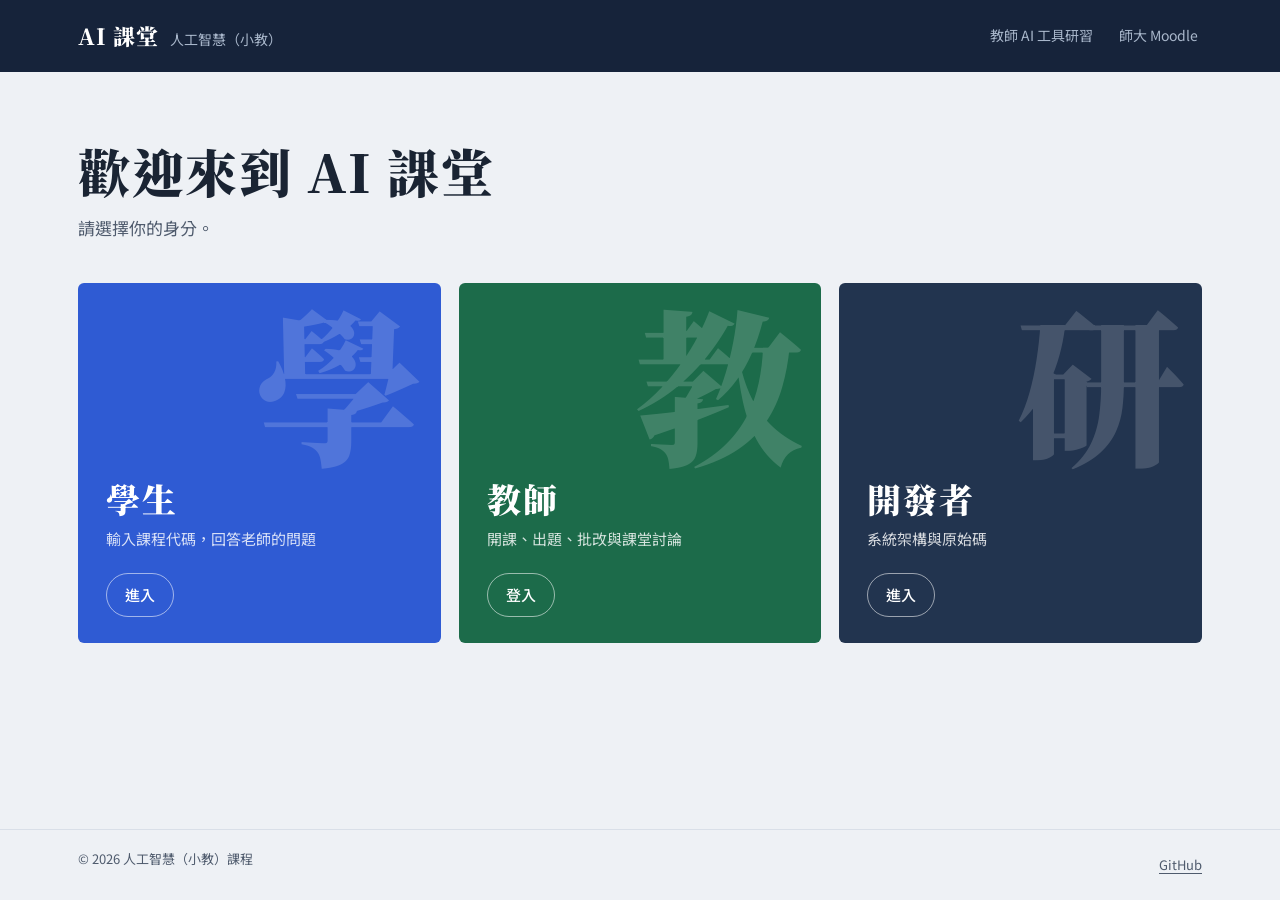
<file: index.html>
<!DOCTYPE html>
<html lang="zh-Hant">
<head>
  <meta charset="UTF-8">
  <meta name="viewport" content="width=device-width, initial-scale=1">
  <link rel="icon" href="favicon.svg" type="image/svg+xml">
  <title>AI 課堂｜人工智慧（小教）</title>
  <meta name="description" content="人工智慧（小教）課程網站">

  <link rel="stylesheet" href="theme.css">

  <style>
    body {
      min-height: 100vh;
      display: flex;
      flex-direction: column;
      background: var(--bg);
    }

    /* ---------- 頂端列 ---------- */
    .topbar {
      background: var(--head);
      color: var(--head-text);
    }

    .topbar-inner {
      max-width: 1180px;
      margin: 0 auto;
      padding: 14px 28px;
      display: flex;
      align-items: center;
      justify-content: space-between;
      gap: 16px;
    }

    .brand {
      display: flex;
      align-items: baseline;
      gap: 12px;
      color: #fff;
      text-decoration: none;
    }

    .brand b {
      font-family: var(--serif);
      font-weight: 900;
      font-size: 22px;
      letter-spacing: .04em;
    }

    .brand span { color: var(--head-soft); font-size: 14px; }

    .topbar nav { display: flex; flex-wrap: wrap; justify-content: flex-end; gap: 0 18px; }

    .topbar nav a {
      display: inline-block;
      padding: 10px 4px;
      color: var(--head-soft);
      font-size: 14px;
      text-decoration: none;
    }

    .topbar nav a:hover { color: #fff; text-decoration: underline; }

    /* ---------- 主內容 ---------- */
    main {
      flex: 1;
      width: 100%;
      max-width: 1180px;
      margin: 0 auto;
      padding: 64px 28px 72px;
    }

    main h1 {
      margin: 0;
      font-family: var(--serif);
      font-weight: 900;
      font-size: clamp(34px, 4.6vw, 52px);
      letter-spacing: .03em;
    }

    .lead {
      margin: 8px 0 40px;
      color: var(--ink-2);
      font-size: 17px;
    }

    /* 三扇門：每一扇用一個大字代表身分 */
    .doors {
      display: grid;
      grid-template-columns: repeat(3, 1fr);
      gap: 18px;
    }

    .door {
      --c: var(--blue);
      position: relative;
      display: flex;
      flex-direction: column;
      justify-content: flex-end;
      min-height: 360px;
      padding: 28px 28px 26px;
      border-radius: 6px;
      background: var(--c);
      color: #fff;
      text-decoration: none;
      overflow: hidden;
      transition: transform .18s ease, box-shadow .18s ease;
    }

    .door.student   { --c: #2f5bd3; }
    .door.teacher   { --c: #1c6b4a; }
    .door.developer { --c: #22344f; }

    .door-glyph {
      position: absolute;
      top: 14px;
      right: 18px;
      font-family: var(--serif);
      font-weight: 900;
      font-size: 168px;
      line-height: 1;
      color: rgba(255, 255, 255, .16);
      transition: color .18s ease;
      pointer-events: none;
    }

    .door-name {
      font-family: var(--serif);
      font-weight: 900;
      font-size: 34px;
      letter-spacing: .06em;
      line-height: 1.2;
    }

    .door-hint {
      margin-top: 6px;
      font-size: 15px;
      color: rgba(255, 255, 255, .82);
    }

    .door-go {
      display: inline-block;
      margin-top: 22px;
      padding: 8px 18px;
      align-self: flex-start;
      border: 1px solid rgba(255, 255, 255, .55);
      border-radius: 999px;
      font-size: 15px;
      font-weight: 500;
    }

    a.door:hover { transform: translateY(-4px); box-shadow: 0 14px 30px rgba(16, 24, 40, .22); }
    a.door:hover .door-glyph { color: rgba(255, 255, 255, .28); }
    a.door:hover .door-go { background: #fff; color: var(--c); border-color: #fff; }

    /* ---------- 頁尾 ---------- */
    footer {
      border-top: 1px solid var(--line);
      color: var(--ink-2);
      font-size: 13px;
    }

    .footer-inner {
      max-width: 1180px;
      margin: 0 auto;
      padding: 18px 28px;
      display: flex;
      justify-content: space-between;
      gap: 8px 16px;
      flex-wrap: wrap;
    }

    footer a { display: inline-block; padding: 6px 0; color: var(--ink-2); }

    @media (max-width: 860px) {
      main { padding: 36px 18px 48px; }
      .lead { margin-bottom: 26px; }
      .doors { grid-template-columns: 1fr; gap: 12px; }
      .door { min-height: 0; padding: 22px 22px 20px; }
      .door-glyph { top: 50%; transform: translateY(-50%); font-size: 104px; }
      .door-name { font-size: 26px; }
      .door-go { margin-top: 14px; }
      .topbar-inner, .footer-inner { padding-left: 18px; padding-right: 18px; }
      .brand span { display: none; }
    }
  </style>
</head>

<body>

<header class="topbar">
  <div class="topbar-inner">
    <a class="brand" href="index.html"><b>AI 課堂</b><span>人工智慧（小教）</span></a>
    <nav aria-label="外部連結">
      <a href="ai-tools.html">教師 AI 工具研習</a>
      <a href="https://moodle3.ntnu.edu.tw/" target="_blank" rel="noopener">師大 Moodle</a>
    </nav>
  </div>
</header>

<main>
  <h1>歡迎來到 AI 課堂</h1>
  <p class="lead">請選擇你的身分。</p>

  <div class="doors">
    <a class="door student" href="student.html">
      <span class="door-glyph" aria-hidden="true">學</span>
      <span class="door-name">學生</span>
      <span class="door-hint">輸入課程代碼，回答老師的問題</span>
      <span class="door-go">進入</span>
    </a>

    <a class="door teacher" href="teacher.html">
      <span class="door-glyph" aria-hidden="true">教</span>
      <span class="door-name">教師</span>
      <span class="door-hint">開課、出題、批改與課堂討論</span>
      <span class="door-go">登入</span>
    </a>

    <a class="door developer" href="dev.html">
      <span class="door-glyph" aria-hidden="true">研</span>
      <span class="door-name">開發者</span>
      <span class="door-hint">系統架構與原始碼</span>
      <span class="door-go">進入</span>
    </a>
  </div>
</main>

<footer>
  <div class="footer-inner">
    <span>© 2026 人工智慧（小教）課程</span>
    <a href="https://github.com/chiaying1230/aiclassroom" target="_blank" rel="noopener">GitHub</a>
  </div>
</footer>

</body>
</html>
</file>
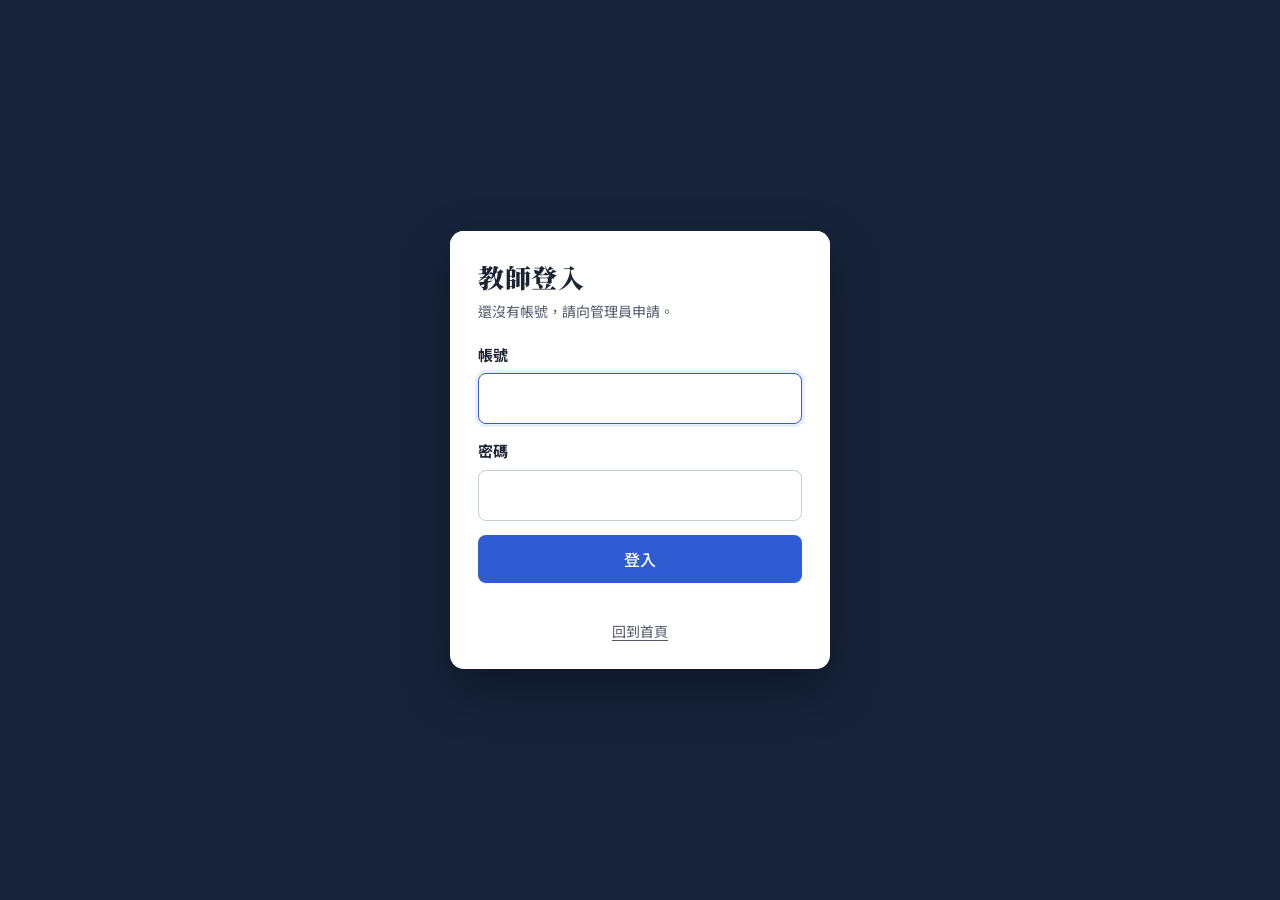
<file: accounts.html>
<!DOCTYPE html>
<html lang="zh-Hant">
<head>
  <meta charset="UTF-8">
  <meta name="viewport" content="width=device-width, initial-scale=1">
  <link rel="icon" href="favicon.svg" type="image/svg+xml">
  <title>帳號管理｜AI 課堂</title>

  <script src="config.js"></script>
  <script src="gas-bridge.js"></script>
  <script src="teacher-auth.js"></script>
  <script src="teacher-course.js"></script>

  <link rel="stylesheet" href="theme.css">
  <link rel="stylesheet" href="admin.css">
  <script src="features.js"></script>
  <script src="shell.js" defer></script>

  <style>
    :root { --page-width: 1040px; }

    .me { display: flex; align-items: center; gap: 16px; flex-wrap: wrap; }

    .me-avatar {
      flex: none;
      width: 56px;
      height: 56px;
      display: grid;
      place-items: center;
      border-radius: 50%;
      background: var(--blue);
      color: #fff;
      font-size: 22px;
      font-weight: 700;
    }

    .me-text { flex: 1; min-width: 200px; }
    .me-text strong { display: block; font-size: 20px; line-height: 1.4; }
    .me-text span { color: var(--ink-2); }

    .me-password { margin-top: 20px; padding-top: 18px; border-top: 1px solid var(--line); }
    .me-password h3 { margin: 0 0 12px; font-size: 16px; }
    .me-password .k-form { grid-template-columns: repeat(3, minmax(0, 1fr)); }

    .note {
      margin: 0;
      padding: 12px 16px;
      border-left: 4px solid var(--purple);
      background: var(--purple-soft);
      border-radius: 0 var(--radius-s) var(--radius-s) 0;
      line-height: 1.7;
    }

    .note code { font-size: 14px; }

    /* ---------- 帳號清單 ---------- */
    .accounts { width: 100%; border-collapse: collapse; }

    .accounts th,
    .accounts td { padding: 12px 10px; border-bottom: 1px solid var(--line); text-align: left; vertical-align: middle; }

    .accounts th { color: var(--ink-2); font-size: 14px; font-weight: 700; white-space: nowrap; }
    .accounts tr:last-child td { border-bottom: 0; }
    .accounts td.num { text-align: right; }

    .who b { display: block; }
    .who small { color: var(--ink-2); }

    .row-actions { display: flex; flex-wrap: wrap; gap: 6px; justify-content: flex-end; }

    .accounts tr.is-off .who { opacity: .6; }

    .created-box {
      margin-top: 16px;
      padding: 14px 16px;
      border-radius: var(--radius-s);
      background: var(--green-soft);
      color: var(--ink);
      line-height: 1.8;
    }

    .created-box b { font-size: 17px; letter-spacing: .04em; }

    @media (max-width: 860px) {
      .me-password .k-form { grid-template-columns: 1fr; }
      .accounts thead { display: none; }
      .accounts, .accounts tbody, .accounts tr, .accounts td { display: block; width: 100%; }
      .accounts tr { padding: 12px 0; border-bottom: 1px solid var(--line); }
      .accounts tr:last-child { border-bottom: 0; }
      .accounts td { padding: 3px 0; border: 0; }
      .accounts td.num { text-align: left; }
      .accounts td[data-label]::before { content: attr(data-label) "："; color: var(--ink-2); font-size: 14px; }
      .row-actions { justify-content: flex-start; padding-top: 6px; }
    }
  </style>
</head>

<body data-course-optional>

<main class="page">

  <header class="page-header">
    <div>
      <h1>帳號管理</h1>
      <p id="pageLead">查看自己的帳號、修改密碼。</p>
    </div>
  </header>

  <section class="k-card" aria-labelledby="meTitle">
    <h2 id="meTitle" class="visually-hidden">我的帳號</h2>
    <div class="me">
      <span class="me-avatar" id="meAvatar" aria-hidden="true"></span>
      <div class="me-text">
        <strong id="meName">讀取中……</strong>
        <span id="meInfo"></span>
      </div>
    </div>

    <div class="me-password" id="passwordBox" hidden>
      <h3>修改密碼</h3>
      <form id="passwordForm" class="k-form">
        <div class="k-field">
          <label for="oldPassword">目前的密碼</label>
          <input id="oldPassword" type="password" autocomplete="current-password" required>
        </div>
        <div class="k-field">
          <label for="newPassword">新密碼</label>
          <input id="newPassword" type="password" autocomplete="new-password" required>
          <p class="k-hint">至少 8 個字元，要有英文字母和數字</p>
        </div>
        <div class="k-field">
          <label for="newPassword2">再輸入一次新密碼</label>
          <input id="newPassword2" type="password" autocomplete="new-password" required>
        </div>
      </form>
      <div class="k-actions">
        <button type="submit" form="passwordForm" class="k-btn primary" id="passwordButton">修改密碼</button>
        <span class="k-message" id="passwordMessage" role="status"></span>
      </div>
    </div>

    <div class="me-password" id="adminNote" hidden>
      <p class="note">
        管理員帳號是 <code>admin</code>，密碼存在 Apps Script「專案設定 → 指令碼屬性」的
        <code>TEACHER_PASSWORD</code>。要改管理員密碼，請到那裡修改，改完不用重新部署。
      </p>
    </div>
  </section>

  <!-- 管理員：教師帳號 -->
  <section class="k-section" id="adminArea" aria-labelledby="teachersTitle" hidden>
    <h2 id="teachersTitle">教師帳號</h2>

    <div class="k-card">
      <table class="accounts">
        <thead>
          <tr><th>教師</th><th>角色</th><th>狀態</th><th class="num">課程</th><th>最後登入</th><th><span class="visually-hidden">操作</span></th></tr>
        </thead>
        <tbody id="accountRows"><tr><td colspan="6" class="k-empty">讀取中……</td></tr></tbody>
      </table>
    </div>

    <div class="k-card" aria-labelledby="newAccountTitle">
      <h2 id="newAccountTitle">新增教師帳號</h2>
      <p class="k-sub">建立後把帳號和初始密碼交給老師，請老師登入後到這一頁自己修改密碼。</p>

      <form id="newAccountForm" class="k-form">
        <div class="k-field">
          <label for="accName">顯示名稱</label>
          <input id="accName" maxlength="30" required placeholder="例如：王老師">
        </div>
        <div class="k-field">
          <label for="accAccount">帳號</label>
          <input id="accAccount" maxlength="30" required autocapitalize="none" spellcheck="false" placeholder="例如：wang">
          <p class="k-hint">英文小寫、數字、點、底線或減號，3 到 30 個字</p>
        </div>
        <div class="k-field">
          <label for="accPassword">初始密碼</label>
          <div class="k-input-row">
            <input id="accPassword" required autocomplete="off" spellcheck="false">
            <button type="button" class="k-btn" id="genPassword">產生</button>
          </div>
        </div>
        <div class="k-field">
          <label for="accRole">角色</label>
          <select id="accRole">
            <option value="教師">教師：只能管理自己的課程</option>
            <option value="管理員">管理員：可以看所有課程、管理帳號</option>
          </select>
        </div>
      </form>

      <div class="k-actions">
        <button type="submit" form="newAccountForm" class="k-btn primary" id="createAccountButton">建立帳號</button>
        <span class="k-message" id="accountMessage" role="status"></span>
      </div>

      <div class="created-box" id="createdBox" hidden></div>
    </div>
  </section>

</main>


<!-- 編輯帳號 -->
<dialog class="k-dialog" id="editDialog" aria-labelledby="editTitle">
  <form id="editForm">
    <h2 id="editTitle">編輯帳號</h2>
    <p class="k-sub" id="editSub"></p>
    <div class="k-form">
      <div class="k-field">
        <label for="editName">顯示名稱</label>
        <input id="editName" maxlength="30" required>
      </div>
      <div class="k-field">
        <label for="editRole">角色</label>
        <select id="editRole">
          <option value="教師">教師</option>
          <option value="管理員">管理員</option>
        </select>
      </div>
    </div>
    <div class="k-actions">
      <button type="submit" class="k-btn primary" id="editSaveButton">儲存</button>
      <button type="button" class="k-btn" data-close>取消</button>
      <span class="k-message" id="editMessage" role="status"></span>
    </div>
  </form>
</dialog>

<!-- 重設密碼 -->
<dialog class="k-dialog" id="resetDialog" aria-labelledby="resetTitle">
  <form id="resetForm">
    <h2 id="resetTitle">重設密碼</h2>
    <p class="k-sub" id="resetSub"></p>
    <div class="k-form">
      <div class="k-field">
        <label for="resetPassword">新密碼</label>
        <div class="k-input-row">
          <input id="resetPassword" required autocomplete="off" spellcheck="false">
          <button type="button" class="k-btn" id="genReset">產生</button>
        </div>
        <p class="k-hint">重設後，這位老師在其他裝置的登入會全部失效。</p>
      </div>
    </div>
    <div class="k-actions">
      <button type="submit" class="k-btn primary" id="resetSaveButton">重設密碼</button>
      <button type="button" class="k-btn" data-close>取消</button>
      <span class="k-message" id="resetMessage" role="status"></span>
    </div>
  </form>
</dialog>

<div class="k-toast" id="toast" role="status" hidden></div>


<script>
(function() {

  'use strict';

  let accounts = [];
  let editing = null;

  function $(id) { return document.getElementById(id); }

  function escapeHtml(value) {
    return String(value == null ? '' : value)
      .replace(/&/g, '&amp;').replace(/</g, '&lt;').replace(/>/g, '&gt;')
      .replace(/"/g, '&quot;').replace(/'/g, '&#39;');
  }

  function api(fn) {
    const args = Array.prototype.slice.call(arguments, 1);
    return new Promise(function(resolve, reject) {
      const runner = google.script.run
        .withSuccessHandler(resolve)
        .withFailureHandler(function(error) { reject(error instanceof Error ? error : new Error(String(error))); });
      runner[fn].apply(runner, args);
    });
  }

  let toastTimer = null;

  function toast(text) {
    $('toast').textContent = text;
    $('toast').hidden = false;
    clearTimeout(toastTimer);
    toastTimer = setTimeout(function() { $('toast').hidden = true; }, 2600);
  }

  function setMessage(id, text, kind) {
    $(id).textContent = text;
    $(id).className = 'k-message' + (kind ? ' ' + kind : '');
  }

  // 好唸、不容易看錯的初始密碼，例如 sun-river-47
  function makePassword() {
    const words = ['sun', 'moon', 'tree', 'river', 'cloud', 'leaf', 'star', 'book', 'rain', 'hill', 'lake', 'bird', 'seed', 'wind'];
    const pick = function() {
      const buf = new Uint32Array(1);
      crypto.getRandomValues(buf);
      return buf[0];
    };
    return words[pick() % words.length] + '-' + words[pick() % words.length] + '-' + (10 + pick() % 90);
  }


  /* ---------- 我的帳號 ---------- */

  function showMe(teacher) {

    $('meAvatar').textContent = teacher.name.charAt(0) || '師';
    $('meName').textContent = teacher.name;
    $('meInfo').textContent = '帳號 ' + teacher.account + '・' + (teacher.isAdmin ? '管理員' : '教師');

    $('passwordBox').hidden = teacher.account === 'admin';
    $('adminNote').hidden = teacher.account !== 'admin';
  }

  function changePassword(event) {

    event.preventDefault();

    const oldPassword = $('oldPassword').value;
    const newPassword = $('newPassword').value;

    if (newPassword !== $('newPassword2').value) {
      setMessage('passwordMessage', '兩次輸入的新密碼不一樣', 'error');
      return;
    }

    $('passwordButton').disabled = true;
    setMessage('passwordMessage', '修改中……');

    api('changeMyPassword', oldPassword, newPassword)
      .then(function() {
        ['oldPassword', 'newPassword', 'newPassword2'].forEach(function(id) { $(id).value = ''; });
        setMessage('passwordMessage', '已修改。這台電腦也需要用新密碼重新登入。', 'ok');
        // 改密碼後所有登入都失效，稍等一下讓老師看到訊息再顯示登入畫面
        setTimeout(function() { window.TeacherAuth.logout(); }, 1800);
      })
      .catch(function(error) {
        setMessage('passwordMessage', error.message, 'error');
        $('passwordButton').disabled = false;
      });
  }


  /* ---------- 教師帳號（管理員） ---------- */

  function renderAccounts() {

    $('accountRows').innerHTML = accounts.map(function(a) {

      const off = a.status === '停用';

      const actions = a.builtIn
        ? '<span class="k-hint">密碼在指令碼屬性修改</span>'
        : '<button type="button" class="k-btn small" data-action="edit">編輯</button>' +
          '<button type="button" class="k-btn small" data-action="reset">重設密碼</button>' +
          '<button type="button" class="k-btn small' + (off ? '' : ' danger') + '" data-action="toggle">' + (off ? '啟用' : '停用') + '</button>' +
          '<button type="button" class="k-btn small danger" data-action="delete">刪除</button>';

      return '<tr data-account="' + escapeHtml(a.account) + '"' + (off ? ' class="is-off"' : '') + '>' +
        '<td class="who"><b>' + escapeHtml(a.name) + '</b><small>' + escapeHtml(a.account) + '</small></td>' +
        '<td data-label="角色"><span class="k-badge' + (a.role === '管理員' ? ' admin' : '') + '">' + escapeHtml(a.role) + '</span></td>' +
        '<td data-label="狀態"><span class="k-badge ' + (off ? 'off' : 'open') + '">' + escapeHtml(a.status) + '</span></td>' +
        '<td class="num" data-label="課程">' + escapeHtml(a.courseCount) + ' 門</td>' +
        '<td data-label="最後登入">' + escapeHtml(a.lastLogin ? a.lastLogin.slice(0, 16) : (a.builtIn ? '—' : '還沒登入過')) + '</td>' +
        '<td><div class="row-actions">' + actions + '</div></td>' +
      '</tr>';
    }).join('');
  }

  function loadAccounts() {
    return api('listTeacherAccounts').then(function(list) {
      accounts = list;
      renderAccounts();
    }).catch(function(error) {
      $('accountRows').innerHTML = '<tr><td colspan="6" class="k-empty">' + escapeHtml(error.message) + '</td></tr>';
    });
  }

  function createAccount(event) {

    event.preventDefault();

    const data = {
      name: $('accName').value.trim(),
      account: $('accAccount').value.trim().toLowerCase(),
      password: $('accPassword').value.trim(),
      role: $('accRole').value
    };

    $('createAccountButton').disabled = true;
    setMessage('accountMessage', '建立中……');
    $('createdBox').hidden = true;

    api('createTeacherAccount', data)
      .then(function(result) {
        setMessage('accountMessage', '');
        $('createdBox').innerHTML =
          '已建立 ' + escapeHtml(data.name) + ' 的帳號，請把下面的資料交給老師：<br>' +
          '網址 <b>' + escapeHtml(new URL('index.html', window.location.href).href) + '</b>（選「教師」）<br>' +
          '帳號 <b>' + escapeHtml(result.account) + '</b>　初始密碼 <b>' + escapeHtml(data.password) + '</b>';
        $('createdBox').hidden = false;
        ['accName', 'accAccount', 'accPassword'].forEach(function(id) { $(id).value = ''; });
        $('accRole').value = '教師';
        return loadAccounts();
      })
      .catch(function(error) { setMessage('accountMessage', error.message, 'error'); })
      .then(function() { $('createAccountButton').disabled = false; });
  }

  function handleRow(event) {

    const button = event.target.closest('[data-action]');
    if (!button) return;

    const account = button.closest('tr').dataset.account;
    const a = accounts.find(function(x) { return x.account === account; });
    if (!a) return;

    editing = a;

    if (button.dataset.action === 'edit') {
      $('editSub').textContent = '帳號 ' + a.account;
      $('editName').value = a.name;
      $('editRole').value = a.role;
      setMessage('editMessage', '');
      $('editDialog').showModal();
    }

    if (button.dataset.action === 'reset') {
      $('resetSub').textContent = a.name + '（' + a.account + '）';
      $('resetPassword').value = makePassword();
      setMessage('resetMessage', '');
      $('resetDialog').showModal();
      $('resetPassword').select();
    }

    if (button.dataset.action === 'delete') {
      if (!confirm('要刪除「' + a.name + '（' + a.account + '）」這個帳號嗎？\n\n' +
        (a.courseCount ? '他的 ' + a.courseCount + ' 門課會轉給管理員 admin，題目和學生作答都會保留。\n' : '') +
        '刪除後無法復原；如果只是暫時不用，請改按「停用」。')) return;
      button.disabled = true;
      api('deleteTeacherAccount', a.account)
        .then(function(result) {
          toast('已刪除' + (result.movedCourses ? '，' + result.movedCourses + ' 門課已轉給 admin' : ''));
          return loadAccounts();
        })
        .catch(function(error) {
          alert(/不允許呼叫的功能/.test(error.message)
            ? '要等 Apps Script 換上新版 Code.gs 並部署後才能刪除帳號。'
            : error.message);
          button.disabled = false;
        });
    }

    if (button.dataset.action === 'toggle') {
      const disabling = a.status !== '停用';
      if (disabling && !confirm('要停用 ' + a.name + ' 的帳號嗎？\n\n停用後這位老師會立刻被登出，也不能再登入。\n他的課程、題目和學生作答都會保留，學生仍可以作答。')) return;
      button.disabled = true;
      api('updateTeacherAccount', { account: a.account, status: disabling ? '停用' : '啟用' })
        .then(function() { toast(disabling ? '已停用' : '已啟用'); return loadAccounts(); })
        .catch(function(error) { alert(error.message); button.disabled = false; });
    }
  }

  function saveEdit(event) {
    event.preventDefault();
    $('editSaveButton').disabled = true;
    api('updateTeacherAccount', { account: editing.account, name: $('editName').value.trim(), role: $('editRole').value })
      .then(function() { $('editDialog').close(); toast('已儲存'); return loadAccounts(); })
      .catch(function(error) { setMessage('editMessage', error.message, 'error'); })
      .then(function() { $('editSaveButton').disabled = false; });
  }

  function saveReset(event) {
    event.preventDefault();
    const password = $('resetPassword').value.trim();
    $('resetSaveButton').disabled = true;
    api('resetTeacherPassword', editing.account, password)
      .then(function() {
        $('resetDialog').close();
        alert('已重設 ' + editing.name + ' 的密碼。\n\n新密碼：' + password + '\n\n請把新密碼交給這位老師，並請他登入後自己修改。');
      })
      .catch(function(error) { setMessage('resetMessage', error.message, 'error'); })
      .then(function() { $('resetSaveButton').disabled = false; });
  }


  /* ---------- 開始 ---------- */

  document.addEventListener('DOMContentLoaded', function() {

    $('passwordForm').addEventListener('submit', changePassword);
    $('newAccountForm').addEventListener('submit', createAccount);
    $('editForm').addEventListener('submit', saveEdit);
    $('resetForm').addEventListener('submit', saveReset);
    $('accountRows').addEventListener('click', handleRow);
    $('genPassword').addEventListener('click', function() { $('accPassword').value = makePassword(); });
    $('genReset').addEventListener('click', function() { $('resetPassword').value = makePassword(); });

    document.querySelectorAll('[data-close]').forEach(function(button) {
      button.addEventListener('click', function() { button.closest('dialog').close(); });
    });

    window.TeacherCourse.ready(function(ctx) {

      const teacher = ctx.teacher;
      if (!teacher) return;

      showMe(teacher);

      if (teacher.isAdmin) {
        $('pageLead').textContent = '新增教師帳號、重設密碼。每位教師只看得到自己開的課程。';
        $('adminArea').hidden = false;
        $('accPassword').value = makePassword();
        loadAccounts();
      }
    });
  });

})();
</script>

</body>
</html>
</file>
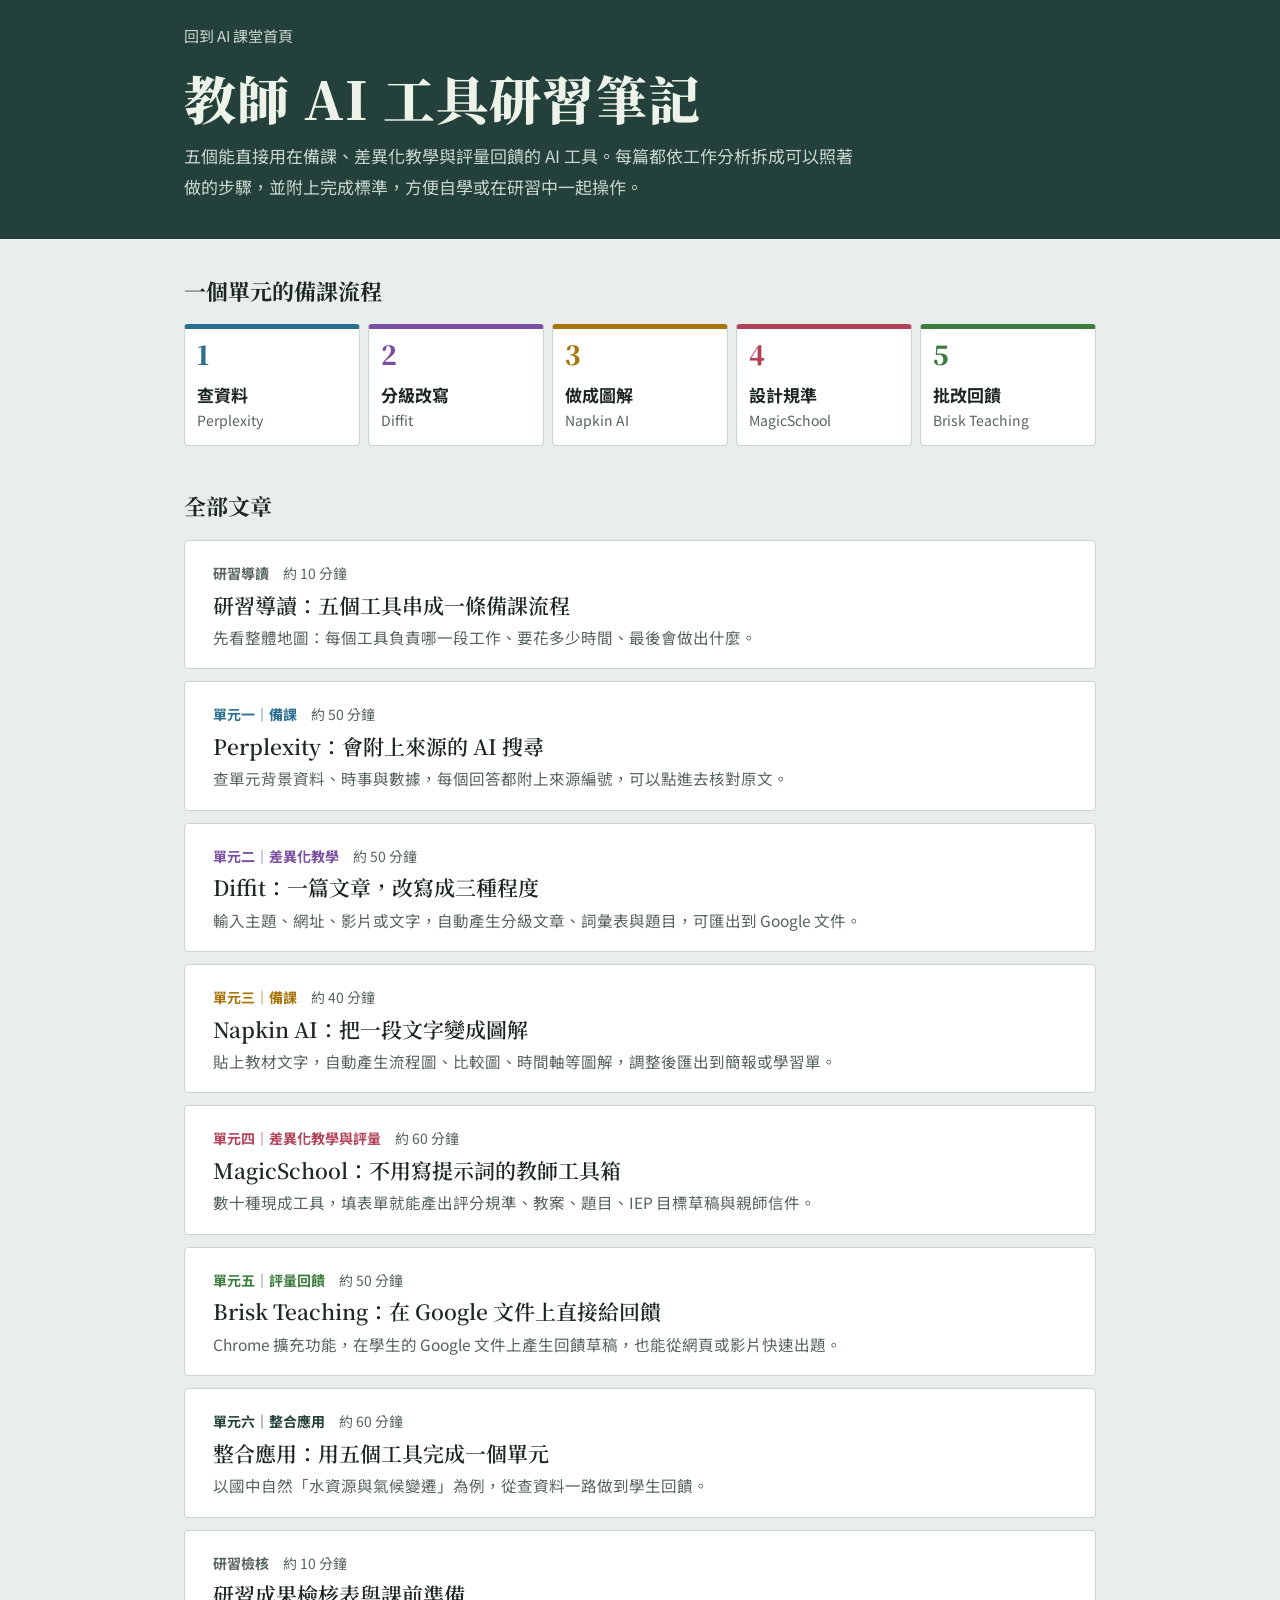
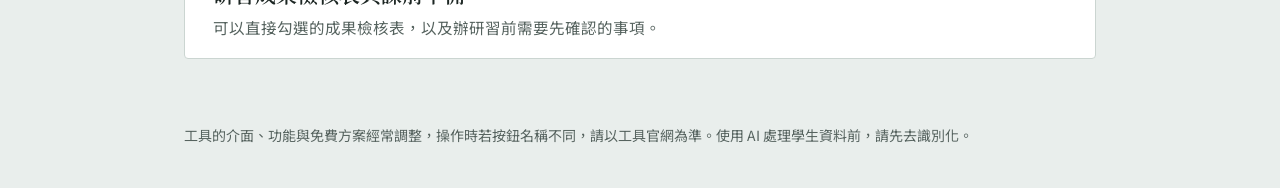
<file: ai-tools.html>
<!DOCTYPE html>
<html lang="zh-Hant">
<head>
<base target="_blank">
<meta charset="UTF-8">
<meta name="viewport" content="width=device-width, initial-scale=1">
  <link rel="icon" href="favicon.svg" type="image/svg+xml">
<title>教師 AI 工具研習筆記｜AI 課堂</title>
<link rel="preconnect" href="https://fonts.googleapis.com">
<link rel="preconnect" href="https://fonts.gstatic.com" crossorigin>
<link href="https://fonts.googleapis.com/css2?family=Noto+Sans+TC:wght@400;500;700&family=Noto+Serif+TC:wght@600;900&display=swap" rel="stylesheet">
<style>
  :root {
    --bg: #e9eeec;
    --paper: #ffffff;
    --ink: #1c2623;
    --muted: #56635f;
    --line: #cbd5d1;
    --board: #23413a;
    --chalk: #eef3ea;
    --c-overview: #56635f;
    --c-perplexity: #2c6e8f;
    --c-diffit: #7a4fa0;
    --c-napkin: #a8750c;
    --c-magic: #b2445a;
    --c-brisk: #3c7d3e;
    --c-flow: #23413a;
    --sans: "Noto Sans TC", "PingFang TC", "Microsoft JhengHei", sans-serif;
    --serif: "Noto Serif TC", "PMingLiU", serif;
  }
  * { box-sizing: border-box; }
  html, body { margin: 0; }
  body {
    background: var(--bg);
    color: var(--ink);
    font-family: var(--sans);
    font-size: 17px;
    line-height: 1.8;
  }
  a { color: var(--accent, var(--c-perplexity)); text-underline-offset: 3px; }
  a:focus-visible, button:focus-visible, input:focus-visible { outline: 3px solid #e2b93b; outline-offset: 2px; }
  button { font: inherit; cursor: pointer; }

  /* 刊頭 */
  .mast { background: var(--board); color: var(--chalk); }
  .mast-inner { max-width: 960px; margin: 0 auto; padding: 20px 24px 36px; }
  .site-home { display: inline-block; color: #c9d6cf; font-size: 15px; margin-bottom: 18px; text-decoration: none; }
  .site-home:hover { color: #fff; text-decoration: underline; }
  .mast h1 {
    font-family: var(--serif); font-weight: 900; margin: 0;
    font-size: clamp(30px, 6vw, 52px); line-height: 1.2; letter-spacing: .02em;
  }
  .mast p { margin: 12px 0 0; max-width: 40em; color: #c9d6cf; }
  .mast .home-link {
    background: none; border: 0; color: inherit; padding: 0; text-align: left;
  }

  main { max-width: 960px; margin: 0 auto; padding: 32px 24px 64px; }

  /* 首頁：流程 */
  .flow { margin: 0 0 40px; }
  .flow h2, .list h2 { font-family: var(--serif); font-size: 22px; margin: 0 0 14px; }
  .flow ol {
    list-style: none; margin: 0; padding: 0;
    display: grid; grid-template-columns: repeat(5, 1fr); gap: 8px;
    counter-reset: step;
  }
  .flow li button {
    width: 100%; height: 100%; text-align: left;
    background: var(--paper); border: 1px solid var(--line); border-top: 5px solid var(--accent);
    border-radius: 4px; padding: 12px 12px 14px; color: var(--ink);
  }
  .flow li button:hover { background: #f7faf9; }
  .flow .n { font-family: var(--serif); font-weight: 900; font-size: 26px; color: var(--accent); line-height: 1; }
  .flow .t { display: block; font-weight: 700; margin-top: 6px; }
  .flow .d { display: block; font-size: 14px; color: var(--muted); line-height: 1.5; }

  /* 首頁：文章列表 */
  .list ul { list-style: none; margin: 0; padding: 0; }
  .list li + li { margin-top: 12px; }
  .post-link {
    display: grid; grid-template-columns: 8px 1fr; width: 100%; text-align: left;
    background: var(--paper); border: 1px solid var(--line); border-radius: 4px;
    padding: 0; color: var(--ink); overflow: hidden;
  }
  .post-link:hover .pl-title { text-decoration: underline; text-underline-offset: 4px; }
  .post-link .bar { background: var(--accent); }
  .post-link .body { padding: 16px 20px 18px; }
  .pl-meta { font-size: 14px; color: var(--muted); }
  .pl-meta b { color: var(--accent); font-weight: 700; }
  .pl-title { font-family: var(--serif); font-size: 21px; font-weight: 600; margin: 2px 0 4px; line-height: 1.45; }
  .pl-sum { margin: 0; color: var(--muted); font-size: 15.5px; line-height: 1.7; }

  /* 文章 */
  article { background: var(--paper); border: 1px solid var(--line); border-radius: 4px; overflow: hidden; }
  .tab { background: var(--accent); color: #fff; padding: 6px 24px; font-size: 14px; font-weight: 500; }
  .art-inner { max-width: 760px; margin: 0 auto; padding: 28px 24px 40px; }
  .back { background: none; border: 0; color: var(--muted); padding: 0; margin-bottom: 18px; font-size: 15px; }
  .back:hover { color: var(--ink); text-decoration: underline; }
  article h1 { font-family: var(--serif); font-size: clamp(26px, 4.6vw, 36px); line-height: 1.35; margin: 0 0 10px; }
  .facts { display: flex; flex-wrap: wrap; gap: 6px 20px; font-size: 15px; color: var(--muted); margin: 0 0 24px; padding: 0; list-style: none; }
  .facts b { color: var(--ink); font-weight: 500; }
  article h2 {
    font-family: var(--serif); font-size: 22px; margin: 36px 0 10px;
    padding-left: 12px; border-left: 5px solid var(--accent); line-height: 1.4;
  }
  article h3 { font-size: 18px; margin: 24px 0 6px; }
  article p, article li { max-width: 40em; }
  article ul { padding-left: 1.3em; }
  .lead { font-size: 18.5px; }
  .tool-link {
    display: inline-block; margin: 6px 0 4px; padding: 8px 16px; border-radius: 4px;
    background: var(--accent); color: #fff; text-decoration: none; font-weight: 500;
  }
  .tool-link:hover { filter: brightness(1.1); }
  .note { background: #f4f6f5; border-left: 4px solid var(--muted); padding: 12px 16px; margin: 18px 0; border-radius: 0 4px 4px 0; }
  .note.warn { background: #fdf4ec; border-left-color: #c26a1b; }
  .prompt { background: #f4f6f5; border: 1px dashed var(--line); padding: 14px 16px; border-radius: 4px; margin: 12px 0; }

  .table-wrap { overflow-x: auto; margin: 12px 0 8px; border: 1px solid var(--line); border-radius: 4px; }
  table { border-collapse: collapse; width: 100%; min-width: 560px; font-size: 15.5px; line-height: 1.6; }
  th, td { text-align: left; vertical-align: top; padding: 10px 12px; border-bottom: 1px solid var(--line); }
  th { background: #f4f6f5; font-weight: 700; white-space: nowrap; }
  tr:last-child td { border-bottom: 0; }
  td:first-child { white-space: nowrap; color: var(--accent); font-weight: 700; }
  table.plain td:first-child { color: var(--ink); font-weight: 500; }

  .check label { display: flex; gap: 10px; align-items: flex-start; padding: 8px 0; border-bottom: 1px solid var(--line); cursor: pointer; }
  .check input { width: 20px; height: 20px; margin-top: 5px; accent-color: var(--accent); flex: none; }
  .progress { font-weight: 700; color: var(--accent); margin-top: 10px; }

  .pager { display: grid; grid-template-columns: 1fr 1fr; gap: 12px; margin-top: 40px; }
  .pager button {
    background: #f4f6f5; border: 1px solid var(--line); border-radius: 4px; padding: 12px 14px;
    text-align: left; color: var(--ink); line-height: 1.5;
  }
  .pager button:hover { background: #eaefed; }
  .pager .next { text-align: right; grid-column: 2; }
  .pager small { display: block; color: var(--muted); }
  .share { margin-top: 28px; font-size: 14px; color: var(--muted); }
  .share input { width: 100%; font: inherit; font-size: 14px; padding: 8px 10px; border: 1px solid var(--line); border-radius: 4px; margin-top: 4px; color: var(--ink); background: #fafbfb; }

  footer { max-width: 960px; margin: 0 auto; padding: 0 24px 40px; font-size: 14px; color: var(--muted); }

  @media (max-width: 760px) {
    body { font-size: 16px; }
    .flow ol { grid-template-columns: 1fr; }
    .flow li button { display: grid; grid-template-columns: 40px 1fr; column-gap: 6px; border-top-width: 1px; border-left: 5px solid var(--accent); }
    .flow .n { grid-row: span 2; align-self: center; }
    .flow .t { margin-top: 0; }
    .pager { grid-template-columns: 1fr; }
    .pager .next { grid-column: 1; }
  }
  @media (prefers-reduced-motion: no-preference) {
    #view { animation: none; }
    #view.enter { animation: fade .25s ease-out; }
    @keyframes fade { from { opacity: 0; } to { opacity: 1; } }
  }
</style>
</head>
<body>

<header class="mast">
  <div class="mast-inner">
    <a class="site-home" href="index.html" target="_self">回到 AI 課堂首頁</a><br>
    <button class="home-link" type="button" onclick="go('')" aria-label="回到首頁">
      <h1>教師 AI 工具研習筆記</h1>
    </button>
    <p>五個能直接用在備課、差異化教學與評量回饋的 AI 工具。每篇都依工作分析拆成可以照著做的步驟，並附上完成標準，方便自學或在研習中一起操作。</p>
  </div>
</header>

<main id="view" aria-live="polite"></main>

<footer>
  工具的介面、功能與免費方案經常調整，操作時若按鈕名稱不同，請以工具官網為準。使用 AI 處理學生資料前，請先去識別化。
</footer>

<script>
/* ===== 網站設定 ===== */
// 部署網址，用來產生每篇文章的分享連結。若網址改變，只要改這一行。
var SITE_URL = 'https://chiaying1230.github.io/aiclassroom/ai-tools.html';

/* ===== 文章內容 ===== */
var POSTS = [
{
  id: 'overview', color: 'var(--c-overview)', tab: '研習導讀',
  title: '研習導讀：五個工具串成一條備課流程',
  scene: '全部', time: '10 分鐘',
  summary: '先看整體地圖：每個工具負責哪一段工作、要花多少時間、最後會做出什麼。',
  body: ''
  + '<p class="lead">這次研習介紹五個 AI 工具。它們各自處理教學工作的一段，串起來剛好是一個單元從備課到回饋的完整流程。</p>'
  + '<h2>整體流程</h2>'
  + '<p>查資料（Perplexity）→ 分級改寫（Diffit）→ 做成圖解（Napkin AI）→ 設計評量規準（MagicSchool）→ 批改回饋（Brisk Teaching）</p>'
  + '<h2>課程總覽</h2>'
  + '<div class="table-wrap"><table class="plain"><thead><tr><th>單元</th><th>工具</th><th>工作情境</th><th>時數</th><th>產出成果</th></tr></thead><tbody>'
  + '<tr><td>一</td><td>Perplexity</td><td>備課查資料</td><td>50 分鐘</td><td>一份附來源的單元背景資料</td></tr>'
  + '<tr><td>二</td><td>Diffit</td><td>差異化教學</td><td>50 分鐘</td><td>三種程度的閱讀學習單</td></tr>'
  + '<tr><td>三</td><td>Napkin AI</td><td>備課視覺化</td><td>40 分鐘</td><td>兩張教學用圖解</td></tr>'
  + '<tr><td>四</td><td>MagicSchool</td><td>差異化教學與評量設計</td><td>60 分鐘</td><td>一份評分規準與一份教學調整草稿</td></tr>'
  + '<tr><td>五</td><td>Brisk Teaching</td><td>評量回饋</td><td>50 分鐘</td><td>對一份學生作品的回饋</td></tr>'
  + '<tr><td>六</td><td>整合應用</td><td>完整單元備課</td><td>60 分鐘</td><td>一套完整的單元教材</td></tr>'
  + '</tbody></table></div>'
  + '<h2>每篇文章怎麼讀</h2>'
  + '<p>每篇都用同樣的架構：工具簡介、學習目標、操作步驟與完成標準、教學應用情境、注意事項。「完成標準」是檢查自己有沒有做到這一步的依據，研習時可以兩人一組互相確認。</p>'
  + '<h2>開始前要準備</h2>'
  + '<ul><li>使用 Chrome 瀏覽器，並登入 Google 帳號。多數工具可以用 Google 帳號直接登入。</li>'
  + '<li>這幾個工具介面多為英文。可以在網頁上按右鍵選「翻譯成中文」輔助操作。</li>'
  + '<li>請 AI 產出內容時，記得加上「以繁體中文、台灣用語輸出」。</li></ul>'
  + '<div class="note warn"><b>最重要的原則：</b>不要把學生姓名、學號、成績或輔導紀錄輸入任何 AI 工具。需要用到學生作品時，先改成「學生 A」並刪除可以辨識身分的內容。</div>'
},
{
  id: 'perplexity', color: 'var(--c-perplexity)', tab: '單元一｜備課',
  title: 'Perplexity：會附上來源的 AI 搜尋',
  scene: '備課查資料', time: '50 分鐘',
  summary: '查單元背景資料、時事與數據，每個回答都附上來源編號，可以點進去核對原文。',
  body: ''
  + '<p class="lead">Perplexity 結合搜尋引擎與 AI，每個回答都會標上來源編號，點下去就能看到原始網頁。適合查證資料、了解時事，以及準備課程背景知識。</p>'
  + '<a class="tool-link" href="https://www.perplexity.ai">前往 Perplexity</a>'
  + '<h2>學習目標</h2><p>能用 Perplexity 查詢單元相關資料，並透過點閱來源判斷資料可信度。</p>'
  + '<h2>操作步驟</h2>'
  + '<div class="table-wrap"><table><thead><tr><th>步驟</th><th>動作</th><th>完成標準</th></tr></thead><tbody>'
  + '<tr><td>1</td><td>進入網站，用 Google 帳號登入</td><td>看到搜尋框</td></tr>'
  + '<tr><td>2</td><td>輸入問題，例如「台灣近十年的能源結構變化，請用繁體中文回答並附數據」</td><td>取得附編號來源的回答</td></tr>'
  + '<tr><td>3</td><td>點開 2～3 個來源編號，核對原始網頁內容</td><td>能判斷來源類型：政府、學術、媒體或個人部落格</td></tr>'
  + '<tr><td>4</td><td>追問延伸問題，例如「有哪些適合國中生理解的例子？」</td><td>取得適合教學的內容</td></tr>'
  + '<tr><td>5</td><td>上傳一份 PDF 講義，請它摘要重點</td><td>取得文件摘要</td></tr>'
  + '<tr><td>6</td><td>建立「空間（Spaces）」，把同一單元的搜尋整理在一起</td><td>完成一個單元資料夾</td></tr>'
  + '</tbody></table></div>'
  + '<h2>教學應用情境</h2>'
  + '<ul><li><b>社會科：</b>查詢時事議題的正反觀點與數據來源，準備議題討論課。</li>'
  + '<li><b>自然科：</b>查詢最新科學新聞，作為上課的引起動機。</li>'
  + '<li><b>所有科目：</b>設計「資料來源評估」活動，讓學生比較不同來源的可信度。</li></ul>'
  + '<h2>注意事項</h2>'
  + '<div class="note warn">有來源不代表內容正確。AI 可能誤讀來源，引用數據前一定要點進原始網頁確認。免費版的進階搜尋次數有限制。</div>'
},
{
  id: 'diffit', color: 'var(--c-diffit)', tab: '單元二｜差異化教學',
  title: 'Diffit：一篇文章，改寫成三種程度',
  scene: '差異化教學', time: '50 分鐘',
  summary: '輸入主題、網址、影片或文字，自動產生分級文章、詞彙表與題目，可匯出到 Google 文件。',
  body: ''
  + '<p class="lead">Diffit 可以把一個主題、網址、YouTube 影片或一段文字，改寫成指定程度的文章，並自動產生摘要、關鍵詞彙、選擇題、簡答題與開放式問題，還能匯出到 Google 文件或簡報。</p>'
  + '<a class="tool-link" href="https://web.diffit.me">前往 Diffit</a>'
  + '<h2>學習目標</h2><p>能將同一份教材產出不同程度的版本，照顧班上的學習落差。</p>'
  + '<h2>操作步驟</h2>'
  + '<div class="table-wrap"><table><thead><tr><th>步驟</th><th>動作</th><th>完成標準</th></tr></thead><tbody>'
  + '<tr><td>1</td><td>進入網站，用 Google 帳號登入</td><td>看到輸入畫面</td></tr>'
  + '<tr><td>2</td><td>選擇輸入方式：主題、網址、影片或貼上文字</td><td>完成輸入</td></tr>'
  + '<tr><td>3</td><td>選擇年級程度與輸出語言（選中文）</td><td>設定完成</td></tr>'
  + '<tr><td>4</td><td>產生內容，檢視改寫文章、詞彙與題目</td><td>取得完整學習單內容</td></tr>'
  + '<tr><td>5</td><td>不滿意的題目或段落，個別重新產生或手動修改</td><td>內容經教師修正</td></tr>'
  + '<tr><td>6</td><td>改選另一個年級，產出第二、第三種程度</td><td>取得三種程度版本</td></tr>'
  + '<tr><td>7</td><td>匯出到 Google 文件或簡報</td><td>可列印或分享的學習單</td></tr>'
  + '</tbody></table></div>'
  + '<div class="note"><b>年級對照：</b>Diffit 用美國學制標示年級，Grade 7 大約是國一，Grade 4 大約是國小四年級。中文輸出不如英文穩定，務必檢查是否為繁體字與台灣用語。</div>'
  + '<h2>教學應用情境</h2>'
  + '<ul><li><b>國文、社會：</b>同一篇課外文章，閱讀較弱的學生拿簡化版，程度好的學生拿進階版，全班討論同一個主題。</li>'
  + '<li><b>英文科：</b>這是 Diffit 最強的地方，可以把英文新聞改寫成學生讀得懂的程度。</li>'
  + '<li><b>特教與資源班：</b>產出簡化文本與詞彙表。</li>'
  + '<li><b>新住民學生：</b>產出雙語或較簡單的版本。</li></ul>'
  + '<h2>注意事項</h2>'
  + '<div class="note warn">免費方案有功能限制，部分匯出功能需要付費，研習前請先確認目前的免費範圍。改寫後可能漏掉重要概念，需要和原文比對。</div>'
},
{
  id: 'napkin', color: 'var(--c-napkin)', tab: '單元三｜備課',
  title: 'Napkin AI：把一段文字變成圖解',
  scene: '備課視覺化', time: '40 分鐘',
  summary: '貼上教材文字，自動產生流程圖、比較圖、時間軸等圖解，調整後匯出到簡報或學習單。',
  body: ''
  + '<p class="lead">貼上一段文字，Napkin 會分析內容，提供流程圖、比較圖、心智圖、時間軸等多種圖解選項。選好後可以調整顏色與圖示，再匯出成圖檔。</p>'
  + '<a class="tool-link" href="https://www.napkin.ai">前往 Napkin AI</a>'
  + '<h2>學習目標</h2><p>能將教材中的文字說明轉換成圖解，放進簡報或學習單。</p>'
  + '<h2>操作步驟</h2>'
  + '<div class="table-wrap"><table><thead><tr><th>步驟</th><th>動作</th><th>完成標準</th></tr></thead><tbody>'
  + '<tr><td>1</td><td>進入網站，用 Google 帳號登入</td><td>看到文件編輯畫面</td></tr>'
  + '<tr><td>2</td><td>建立新文件，貼上一段教材文字，例如「光合作用的過程」</td><td>文字出現在編輯區</td></tr>'
  + '<tr><td>3</td><td>點段落旁的產生圖解按鈕（閃電圖示）</td><td>出現多種圖解選項</td></tr>'
  + '<tr><td>4</td><td>選擇最適合的樣式：流程、比較、階層等</td><td>圖解插入文件中</td></tr>'
  + '<tr><td>5</td><td>修改圖中文字、顏色與圖示</td><td>內容正確、配色清楚</td></tr>'
  + '<tr><td>6</td><td>匯出為 PNG、SVG 或 PDF</td><td>取得圖檔</td></tr>'
  + '<tr><td>7</td><td>把圖檔放進簡報或學習單</td><td>完成教材</td></tr>'
  + '</tbody></table></div>'
  + '<h2>讓圖解更準確的寫法</h2>'
  + '<p>文字要有清楚的結構，例如「第一步、第二步」「A 與 B 的差異在於」「原因有三點」。結構越清楚，AI 越容易判斷該用哪一種圖。可以先把 Perplexity 或 Diffit 的成果整理成段落，再貼進 Napkin。</p>'
  + '<h2>教學應用情境</h2>'
  + '<ul><li><b>自然科：</b>實驗步驟流程圖、生態系食物鏈。</li>'
  + '<li><b>社會科：</b>歷史事件時間軸、因果關係圖。</li>'
  + '<li><b>國文科：</b>文章結構圖、人物關係圖。</li>'
  + '<li><b>行政工作：</b>把活動流程或校務計畫做成一張圖放進簡報。</li></ul>'
  + '<h2>注意事項</h2>'
  + '<div class="note warn">中文圖解偶爾會出現文字過長或斷行不佳，需要手動調整。免費版每月有使用額度限制。</div>'
},
{
  id: 'magicschool', color: 'var(--c-magic)', tab: '單元四｜差異化教學與評量',
  title: 'MagicSchool：不用寫提示詞的教師工具箱',
  scene: '差異化教學、評量設計', time: '60 分鐘',
  summary: '數十種現成工具，填表單就能產出評分規準、教案、題目、IEP 目標草稿與親師信件。',
  body: ''
  + '<p class="lead">MagicSchool 是專為教師設計的平台，提供數十種現成工具。老師只要填寫表單，就能產出評分規準、教案、選擇題、IEP 目標草稿、親師信件與學生評語，不必自己寫提示詞。</p>'
  + '<a class="tool-link" href="https://www.magicschool.ai">前往 MagicSchool</a>'
  + '<h2>學習目標</h2><p>能找到適合的工具，完成評分規準設計與特殊需求學生的教學調整草稿。</p>'
  + '<h2>操作步驟</h2>'
  + '<div class="table-wrap"><table><thead><tr><th>步驟</th><th>動作</th><th>完成標準</th></tr></thead><tbody>'
  + '<tr><td>1</td><td>以教師身分註冊，可以用 Google 帳號</td><td>進入工具總覽頁</td></tr>'
  + '<tr><td>2</td><td>在設定中把輸出語言改為中文</td><td>輸出為中文</td></tr>'
  + '<tr><td>3</td><td>在搜尋框找「Rubric Generator」（評分規準產生器）</td><td>開啟工具</td></tr>'
  + '<tr><td>4</td><td>填入年級、作業說明、評分面向與等級數</td><td>產出評分規準表</td></tr>'
  + '<tr><td>5</td><td>檢查規準是否具體、可以觀察，並手動修正</td><td>規準可實際使用</td></tr>'
  + '<tr><td>6</td><td>試用「Text Leveler」或「IEP Generator」等差異化工具</td><td>取得教學調整草稿</td></tr>'
  + '<tr><td>7</td><td>試用內建 AI 助理 Raina 詢問教學問題</td><td>取得建議</td></tr>'
  + '<tr><td>8</td><td>匯出或複製到 Google 文件</td><td>保存成果</td></tr>'
  + '</tbody></table></div>'
  + '<h2>推薦給老師的工具</h2>'
  + '<p>評分規準產生器、選擇題產生器、教案產生器、文本分級改寫、學生評語產生器、親師溝通信件、IEP 目標草擬、行為輔導策略建議。</p>'
  + '<h2>教學應用情境</h2>'
  + '<ul><li><b>專題報告、作文、實作評量：</b>快速產出評分規準，事先發給學生。</li>'
  + '<li><b>特教與資源班：</b>擬定 IEP 目標初稿，再由特教團隊討論修正。</li>'
  + '<li><b>導師工作：</b>期末學生評語草稿、給家長的通知信。</li>'
  + '<li><b>教學研究會：</b>共同備課時快速產生教案初稿，當作討論的起點。</li></ul>'
  + '<h2>注意事項</h2>'
  + '<div class="note warn">填寫 IEP 或學生相關資料時，<b>絕對不要輸入真實姓名與可辨識的資訊</b>，改用「學生 A」，只描述學習需求。MagicSchool 依美國教育體制設計，IEP 格式和台灣的特教法規與格式不同，只能當作參考初稿。</div>'
},
{
  id: 'brisk', color: 'var(--c-brisk)', tab: '單元五｜評量回饋',
  title: 'Brisk Teaching：在 Google 文件上直接給回饋',
  scene: '評量回饋', time: '50 分鐘',
  summary: 'Chrome 擴充功能，在學生的 Google 文件上產生回饋草稿，也能從網頁或影片快速出題。',
  body: ''
  + '<p class="lead">Brisk 是 Chrome 擴充功能。安裝後，在 Google 文件、簡報、網頁、YouTube 和 PDF 的右下角會出現 Brisk 按鈕，可以直接在學生作品上產生回饋、依規準評分、調整文章難度，或從任何網頁產生測驗與教案。</p>'
  + '<a class="tool-link" href="https://www.briskteaching.com">前往 Brisk Teaching</a>'
  + '<p>由官網點選安裝，會帶你到 Chrome 線上應用程式商店。</p>'
  + '<h2>學習目標</h2><p>能在學生的 Google 文件上產生回饋草稿，經過教師修改後提供給學生。</p>'
  + '<h2>操作步驟</h2>'
  + '<div class="table-wrap"><table><thead><tr><th>步驟</th><th>動作</th><th>完成標準</th></tr></thead><tbody>'
  + '<tr><td>1</td><td>從官網點選安裝，加入 Chrome 擴充功能</td><td>瀏覽器右上角出現 Brisk 圖示</td></tr>'
  + '<tr><td>2</td><td>用 Google 帳號登入 Brisk</td><td>登入成功</td></tr>'
  + '<tr><td>3</td><td>開啟一份去識別化的學生作品 Google 文件</td><td>右下角出現 Brisk 按鈕</td></tr>'
  + '<tr><td>4</td><td>點「Give Feedback」，選擇回饋方式，例如優點與建議、依規準評分</td><td>設定完成</td></tr>'
  + '<tr><td>5</td><td>貼上單元四產出的評分規準，指定年級與中文輸出</td><td>產生回饋</td></tr>'
  + '<tr><td>6</td><td>修改回饋的語氣與內容</td><td>回饋符合教師判斷</td></tr>'
  + '<tr><td>7</td><td>將回饋插入文件留言或註解</td><td>學生看得到回饋</td></tr>'
  + '<tr><td>8</td><td>延伸試用：在新聞網頁上用 Brisk 產生測驗，或調整文章難度</td><td>完成一項延伸功能</td></tr>'
  + '</tbody></table></div>'
  + '<h2>教學應用情境</h2>'
  + '<ul><li><b>作文、報告批改：</b>先用 Brisk 產生回饋初稿，老師修改後再給學生，節省大量時間。</li>'
  + '<li><b>閱讀課：</b>看到好的網路文章，直接用 Brisk 產生閱讀測驗。</li>'
  + '<li><b>影片教學：</b>在 YouTube 影片上產生觀看學習單。</li>'
  + '<li><b>寫作過程：</b>利用檢視寫作過程的功能，了解學生怎麼寫出這份作品。</li></ul>'
  + '<h2>注意事項</h2>'
  + '<div class="note warn">學校若由資訊組統一管理 Chrome，可能無法自行安裝擴充功能，請先向資訊組確認。分數與回饋<b>一定要由老師最後判斷</b>，不要把 AI 回饋原封不動交給學生。</div>'
},
{
  id: 'workflow', color: 'var(--c-flow)', tab: '單元六｜整合應用',
  title: '整合應用：用五個工具完成一個單元',
  scene: '完整單元備課', time: '60 分鐘',
  summary: '以國中自然「水資源與氣候變遷」為例，從查資料一路做到學生回饋。',
  body: ''
  + '<p class="lead">學完五個工具後，實際串起來做一次。以下用國中自然「水資源與氣候變遷」示範，你也可以換成自己任教的單元。</p>'
  + '<h2>學習目標</h2><p>能串接五個工具，獨立完成一個單元的教材準備。</p>'
  + '<h2>操作步驟</h2>'
  + '<div class="table-wrap"><table><thead><tr><th>步驟</th><th>工具</th><th>動作</th><th>完成標準</th></tr></thead><tbody>'
  + '<tr><td>1</td><td>Perplexity</td><td>查詢台灣水資源現況與最新數據</td><td>取得附來源的背景資料</td></tr>'
  + '<tr><td>2</td><td>人工</td><td>核對來源，整理成一篇約 500 字的教材</td><td>內容正確</td></tr>'
  + '<tr><td>3</td><td>Diffit</td><td>把教材改寫成三種程度並產生題目</td><td>三份分級學習單</td></tr>'
  + '<tr><td>4</td><td>Napkin AI</td><td>把「水循環」「缺水成因」段落轉成圖解</td><td>兩張圖解放入學習單</td></tr>'
  + '<tr><td>5</td><td>MagicSchool</td><td>為單元總結報告設計評分規準</td><td>一份四等級規準表</td></tr>'
  + '<tr><td>6</td><td>Brisk Teaching</td><td>依規準對學生報告產生回饋草稿</td><td>教師修正後的回饋</td></tr>'
  + '</tbody></table></div>'
  + '<h2>研習進行建議</h2>'
  + '<p>讓同事分組，每組選一個自己任教科目的單元實際做一次，最後互相分享成果。親手做過的效果，會比只看示範好很多。</p>'
  + '<div class="note">每一步的產出都是下一步的材料。如果某一步結果不理想，回到前一步修改，比在後面補救更省時間。</div>'
},
{
  id: 'checklist', color: 'var(--c-overview)', tab: '研習檢核',
  title: '研習成果檢核表與課前準備',
  scene: '研習前後', time: '10 分鐘',
  summary: '可以直接勾選的成果檢核表，以及辦研習前需要先確認的事項。',
  body: ''
  + '<p class="lead">研習結束前，用這張表確認自己完成了哪些項目。勾選結果只存在這個頁面，重新整理後會清除。</p>'
  + '<h2>研習成果檢核表</h2>'
  + '<div class="check" id="checklist">'
  + '<label><input type="checkbox">能用 Perplexity 查資料，並點閱來源判斷可信度</label>'
  + '<label><input type="checkbox">能用 Diffit 產出至少兩種程度的學習單</label>'
  + '<label><input type="checkbox">能用 Napkin AI 把一段文字轉成圖解並匯出</label>'
  + '<label><input type="checkbox">能用 MagicSchool 產出一份評分規準</label>'
  + '<label><input type="checkbox">能安裝 Brisk，並在 Google 文件上產生回饋</label>'
  + '<label><input type="checkbox">能說明輸入學生資料時如何去識別化</label>'
  + '<label><input type="checkbox">能串接至少三個工具完成一份教材</label>'
  + '</div><p class="progress" id="progress">已完成 0／7 項</p>'
  + '<h2>辦研習前要確認</h2>'
  + '<ul><li>學校網路沒有封鎖這些網站。</li>'
  + '<li>向資訊組確認能否安裝 Chrome 擴充功能（單元五需要）。</li>'
  + '<li>準備一份去識別化的學生作品範例，給單元五使用。</li>'
  + '<li>準備一篇約 500 字的範例文章，給單元二與單元三使用。</li>'
  + '<li>自己先完整操作一次並截圖，因為工具的介面與免費方案經常調整。</li></ul>'
  + '<h2>工具連結一覽</h2>'
  + '<ul><li><a href="https://www.perplexity.ai">Perplexity</a>：附來源的 AI 搜尋</li>'
  + '<li><a href="https://web.diffit.me">Diffit</a>：文章分級改寫與學習單</li>'
  + '<li><a href="https://www.napkin.ai">Napkin AI</a>：文字轉圖解</li>'
  + '<li><a href="https://www.magicschool.ai">MagicSchool</a>：教師專用 AI 工具箱</li>'
  + '<li><a href="https://www.briskteaching.com">Brisk Teaching</a>：Google 文件上的回饋工具</li></ul>'
}
];

var FLOW = ['perplexity', 'diffit', 'napkin', 'magicschool', 'brisk'];
var FLOW_TEXT = {
  perplexity: ['查資料', 'Perplexity'],
  diffit: ['分級改寫', 'Diffit'],
  napkin: ['做成圖解', 'Napkin AI'],
  magicschool: ['設計規準', 'MagicSchool'],
  brisk: ['批改回饋', 'Brisk Teaching']
};

/* ===== 畫面 ===== */
var view = document.getElementById('view');

function findPost(id) {
  for (var i = 0; i < POSTS.length; i++) if (POSTS[i].id === id) return i;
  return -1;
}

function renderHome() {
  var flow = '<section class="flow"><h2>一個單元的備課流程</h2><ol>';
  FLOW.forEach(function (id, i) {
    var p = POSTS[findPost(id)];
    flow += '<li><button type="button" style="--accent:' + p.color + '" onclick="go(\'' + id + '\')">'
      + '<span class="n">' + (i + 1) + '</span>'
      + '<span class="t">' + FLOW_TEXT[id][0] + '</span>'
      + '<span class="d">' + FLOW_TEXT[id][1] + '</span></button></li>';
  });
  flow += '</ol></section>';

  var list = '<section class="list"><h2>全部文章</h2><ul>';
  POSTS.forEach(function (p) {
    list += '<li><button type="button" class="post-link" style="--accent:' + p.color + '" onclick="go(\'' + p.id + '\')">'
      + '<span class="bar"></span><span class="body">'
      + '<span class="pl-meta"><b>' + p.tab + '</b>　約 ' + p.time + '</span>'
      + '<span class="pl-title" style="display:block">' + p.title + '</span>'
      + '<span class="pl-sum" style="display:block">' + p.summary + '</span>'
      + '</span></button></li>';
  });
  list += '</ul></section>';

  view.innerHTML = flow + list;
  document.title = '教師 AI 工具研習筆記｜AI 課堂';
}

function renderPost(i) {
  var p = POSTS[i];
  var prev = POSTS[i - 1], next = POSTS[i + 1];
  var pager = '<nav class="pager" aria-label="上一篇與下一篇">';
  if (prev) pager += '<button type="button" onclick="go(\'' + prev.id + '\')"><small>上一篇</small>' + prev.title + '</button>';
  if (next) pager += '<button type="button" class="next" onclick="go(\'' + next.id + '\')"><small>下一篇</small>' + next.title + '</button>';
  pager += '</nav>';

  view.innerHTML = '<article style="--accent:' + p.color + '">'
    + '<div class="tab">' + p.tab + '</div>'
    + '<div class="art-inner">'
    + '<button type="button" class="back" onclick="go(\'\')">回到文章列表</button>'
    + '<h1>' + p.title + '</h1>'
    + '<ul class="facts"><li>工作情境：<b>' + p.scene + '</b></li><li>建議時間：<b>' + p.time + '</b></li></ul>'
    + p.body
    + pager
    + '<div class="share"><label>本篇分享網址（點一下即可全選複製）'
    + '<input type="text" readonly value="' + SITE_URL + '?post=' + p.id + '" onclick="this.select()"></label></div>'
    + '</div></article>';
  document.title = p.title + '｜教師 AI 工具研習筆記';

  if (p.id === 'checklist') bindChecklist();
}

function bindChecklist() {
  var boxes = document.querySelectorAll('#checklist input');
  var out = document.getElementById('progress');
  function update() {
    var n = 0;
    boxes.forEach(function (b) { if (b.checked) n++; });
    out.textContent = '已完成 ' + n + '／' + boxes.length + ' 項' + (n === boxes.length ? '，全部完成！' : '');
  }
  boxes.forEach(function (b) { b.addEventListener('change', update); });
}

function render(id) {
  var i = findPost(id || '');
  if (i >= 0) renderPost(i); else renderHome();
  view.classList.remove('enter'); void view.offsetWidth; view.classList.add('enter');
  window.scrollTo(0, 0);
}

/* ===== 網址與上一頁 =====
   點文章時網址會變成 ai-tools.html?post=文章代號，
   可以直接分享，瀏覽器的上一頁也能用。 */
function go(id) {
  render(id);
  try {
    history.pushState({ post: id || '' }, '', id ? '?post=' + id : location.pathname);
  } catch (e) {}
}

window.addEventListener('popstate', function (e) {
  render(e.state ? e.state.post : new URLSearchParams(location.search).get('post'));
});

render(new URLSearchParams(location.search).get('post'));
</script>
</body>
</html>
</file>
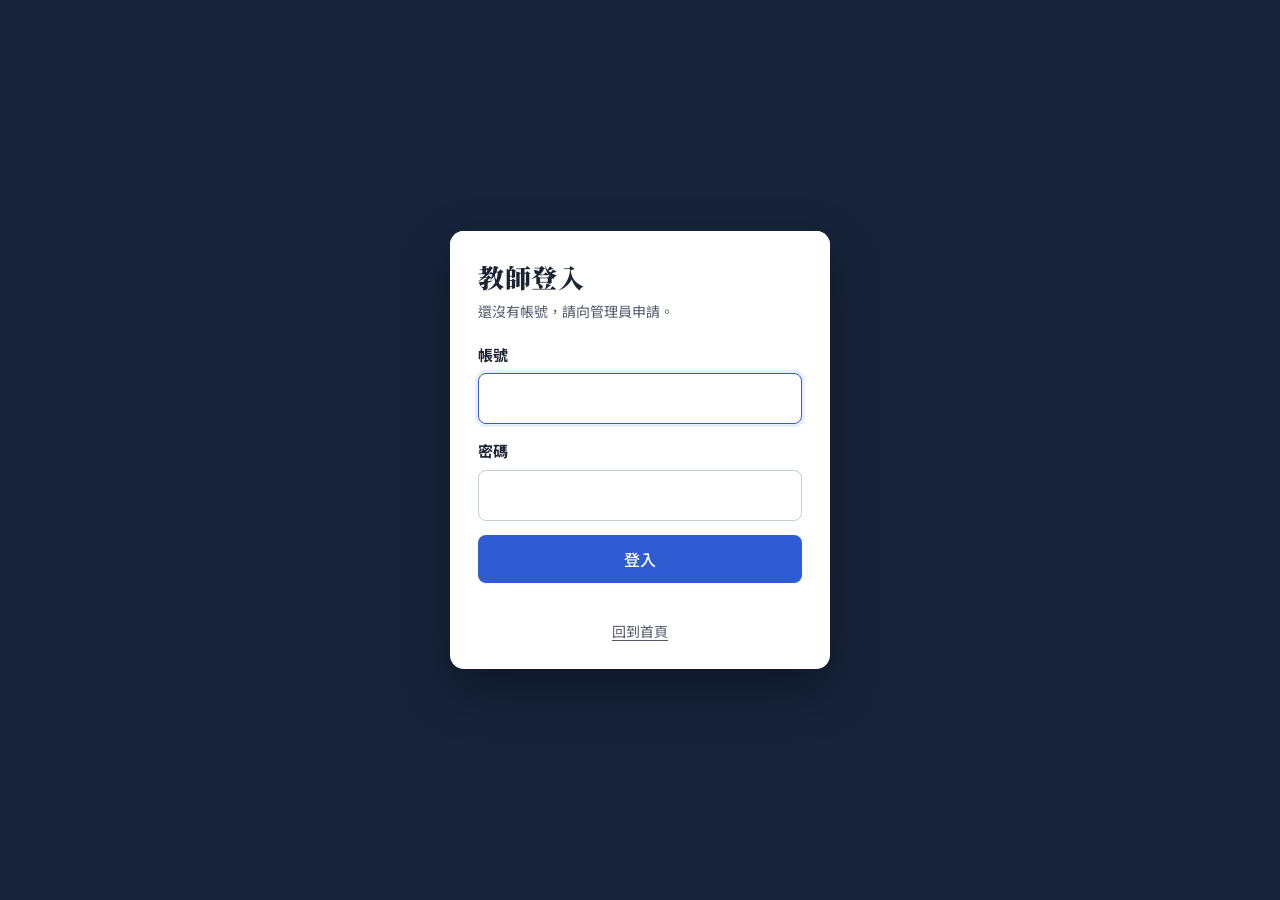
<file: courses.html>
<!DOCTYPE html>
<html lang="zh-Hant">
<head>
  <meta charset="UTF-8">
  <meta name="viewport" content="width=device-width, initial-scale=1">
  <link rel="icon" href="favicon.svg" type="image/svg+xml">
  <title>課程管理｜AI 課堂</title>

  <script src="config.js"></script>
  <script src="gas-bridge.js"></script>
  <script src="teacher-auth.js"></script>
  <script src="teacher-course.js"></script>

  <link rel="stylesheet" href="theme.css">
  <link rel="stylesheet" href="admin.css">
  <script src="features.js"></script>
  <script src="shell.js" defer></script>

  <style>
    .export-list { margin: 0 0 14px; padding-left: 20px; line-height: 1.75; font-size: 14px; color: var(--ink-2); }
    .export-list b { color: var(--ink); }
    .export-check { display: flex; gap: 8px; align-items: flex-start; font-weight: 700; }
    .export-check input { width: auto; margin-top: 5px; }
    .export-files { display: grid; gap: 8px; margin-top: 14px; }
    .export-files .k-btn { justify-content: flex-start; text-align: left; white-space: normal; height: auto; min-height: 44px; }
    :root { --page-width: 1040px; }

    /* ---------- 課程卡 ---------- */
    .course {
      display: grid;
      grid-template-columns: minmax(0, 1fr) 300px;
      background: var(--surface);
      border: 1px solid var(--line);
      border-radius: var(--radius);
      box-shadow: var(--shadow);
      overflow: hidden;
    }

    .course + .course { margin-top: 16px; }

    .course.is-current { border-color: var(--blue); box-shadow: 0 0 0 2px var(--blue-soft); }
    .course.is-archived .course-name { color: var(--ink-2); }

    .course-main { padding: 22px 24px 20px; min-width: 0; display: flex; flex-direction: column; }

    .course-top { display: flex; align-items: flex-start; gap: 10px; flex-wrap: wrap; }

    .course-name {
      flex: 1 1 auto;
      margin: 0;
      font-family: var(--serif);
      font-size: 24px;
      font-weight: 900;
      line-height: 1.35;
    }

    .course-meta { margin: 6px 0 0; color: var(--ink-2); font-size: 15px; }
    .course-desc { margin: 10px 0 0; white-space: pre-wrap; line-height: 1.75; }

    .course-stats { display: flex; flex-wrap: wrap; gap: 6px 18px; margin: 14px 0 0; color: var(--ink-2); font-size: 14px; }
    .course-stats b { color: var(--ink); }

    .course-actions { display: flex; flex-wrap: wrap; gap: 8px; margin-top: auto; padding-top: 18px; }

    /* 右邊：加入代碼 */
    .course-code {
      display: flex;
      flex-direction: column;
      justify-content: center;
      gap: 12px;
      padding: 22px 24px;
      background: var(--head);
      color: var(--head-text);
    }

    .course.is-archived .course-code { background: #3a4558; }

    .code-label { font-size: 14px; color: var(--head-soft); }

    .code-value {
      font-size: 44px;
      font-weight: 700;
      line-height: 1;
      letter-spacing: .14em;
      color: #fff;
      font-variant-numeric: tabular-nums;
      white-space: nowrap;
    }

    .code-buttons { display: flex; flex-wrap: wrap; gap: 6px; }

    .code-buttons button {
      height: 32px;
      padding: 0 11px;
      border: 1px solid rgba(255, 255, 255, .28);
      border-radius: 6px;
      background: transparent;
      color: #fff;
      font: inherit;
      font-size: 13px;
      cursor: pointer;
    }

    .code-buttons button:hover { background: rgba(255, 255, 255, .1); }

    .course-current-tag { color: var(--blue); font-size: 14px; font-weight: 700; align-self: center; }

    /* ---------- 新增課程 ---------- */
    .new-course { margin-bottom: 26px; border-top: 4px solid var(--blue); }

    /* ---------- 投影加入代碼 ---------- */
    .projector {
      position: fixed;
      inset: 0;
      z-index: 300;
      display: flex;
      flex-direction: column;
      align-items: center;
      justify-content: center;
      gap: 3vh;
      padding: 32px;
      background: var(--head);
      color: #fff;
      text-align: center;
    }

    .projector[hidden] { display: none; }

    .projector-close {
      position: absolute;
      top: 18px;
      right: 18px;
      height: 40px;
      padding: 0 16px;
      border: 1px solid rgba(255, 255, 255, .35);
      border-radius: 8px;
      background: transparent;
      color: #fff;
      font: inherit;
      cursor: pointer;
    }

    .projector-course { margin: 0; font-family: var(--serif); font-weight: 900; font-size: clamp(26px, 4vw, 46px); }
    .projector-step { margin: 0; color: var(--head-soft); font-size: clamp(16px, 2vw, 22px); }

    .projector-code {
      font-size: clamp(64px, 15vw, 200px);
      font-weight: 700;
      line-height: 1;
      letter-spacing: .12em;
      font-variant-numeric: tabular-nums;
    }

    .projector-body { display: flex; align-items: center; justify-content: center; gap: 5vw; flex-wrap: wrap; }

    .projector-qr { padding: 14px; background: #fff; border-radius: 12px; line-height: 0; }
    .projector-qr[hidden] { display: none; }
    .projector-qr img, .projector-qr canvas { width: min(26vh, 240px); height: auto; }

    .projector-link { margin: 0; color: var(--head-soft); font-size: clamp(14px, 1.6vw, 18px); word-break: break-all; }
    .projector-link b { color: #fff; }

    @media (max-width: 860px) {
      .course { grid-template-columns: 1fr; }
      .course-code { order: -1; flex-direction: row; flex-wrap: wrap; align-items: center; padding: 16px 18px; }
      .code-label { flex: 1 1 100%; }
      .code-value { font-size: 34px; margin-right: auto; }
      .course-main { padding: 18px; }
      .course-name { font-size: 21px; }
    }
  </style>
</head>

<body data-course-optional>

<main class="page">

  <header class="page-header">
    <div>
      <h1>課程管理</h1>
      <p>每門課有自己的題目、學生作答和教材。把加入代碼給學生，學生就會看到這門課的題目。</p>
    </div>
    <div class="page-actions">
      <button type="button" class="k-btn primary" id="newCourseButton" aria-expanded="false" aria-controls="newCourse">＋ 新增課程</button>
    </div>
  </header>

  <section class="k-card new-course" id="newCourse" aria-labelledby="newCourseTitle" hidden>
    <h2 id="newCourseTitle">新增課程</h2>
    <p class="k-sub">建立後會自動產生加入代碼。</p>

    <form id="newCourseForm" class="k-form">
      <div class="k-field">
        <label for="newName">課程名稱</label>
        <input id="newName" maxlength="40" required placeholder="例如：國小自然科教材教法">
      </div>
      <div class="k-field">
        <label for="newTeacherName">學生看到的教師名稱</label>
        <input id="newTeacherName" maxlength="30" placeholder="例如：王老師">
      </div>
      <div class="k-field wide">
        <label for="newDescription">課程說明 <span class="k-hint">（可不填）</span></label>
        <textarea id="newDescription" maxlength="300" placeholder="例如：週三下午 2–4 點，教育大樓 301"></textarea>
      </div>
      <div class="k-field wide" id="newOwnerField" hidden>
        <label for="newOwner">負責教師</label>
        <select id="newOwner"></select>
        <p class="k-hint">管理員可以替其他教師開課，課程會出現在那位教師的帳號裡。</p>
      </div>
    </form>

    <div class="k-actions">
      <button type="submit" form="newCourseForm" class="k-btn primary" id="createButton">建立課程</button>
      <button type="button" class="k-btn" id="cancelNewButton">取消</button>
      <span class="k-message" id="newMessage" role="status"></span>
    </div>
  </section>

  <div id="courseList"><div class="k-card k-empty">讀取課程中……</div></div>

</main>


<!-- 編輯課程 -->
<dialog class="k-dialog" id="editDialog" aria-labelledby="editTitle">
  <form method="dialog" id="editForm">
    <h2 id="editTitle">編輯課程</h2>
    <p class="k-sub">修改後，學生重新整理頁面就會看到新的名稱。</p>

    <div class="k-form">
      <div class="k-field">
        <label for="editName">課程名稱</label>
        <input id="editName" maxlength="40" required>
      </div>
      <div class="k-field">
        <label for="editTeacherName">學生看到的教師名稱</label>
        <input id="editTeacherName" maxlength="30">
      </div>
      <div class="k-field">
        <label for="editDescription">課程說明</label>
        <textarea id="editDescription" maxlength="300"></textarea>
      </div>
      <div class="k-field" id="editOwnerField" hidden>
        <label for="editOwner">負責教師</label>
        <select id="editOwner"></select>
      </div>
    </div>

    <div class="k-actions">
      <button type="submit" class="k-btn primary" id="editSaveButton" value="save">儲存</button>
      <button type="button" class="k-btn" id="editCancelButton">取消</button>
      <span class="k-message" id="editMessage" role="status"></span>
    </div>
  </form>
</dialog>


<!-- 匯出研究紀錄 -->
<dialog class="k-dialog" id="exportDialog" aria-labelledby="exportTitle">
  <form method="dialog" id="exportForm">
    <h2 id="exportTitle">匯出研究紀錄</h2>
    <p class="k-sub" id="exportSub"></p>

    <ul class="export-list">
      <li><b>作答與回饋</b>：每位學生每一題的每個版本、AI 學習建議、修改說明、AI 批改建議、老師的評語與採用情形</li>
      <li><b>討論分類</b>：AI 原本的分類、最後的分類、誰確認的、學生是否同意</li>
      <li><b>學習歷程紀錄</b>：四個模組裡 AI 提出的建議和老師、學生的每個決定</li>
      <li><b>教學診斷</b>：AI 的診斷與證據、尚無法判斷的部分、你的判斷、教學行動與效果</li>
    </ul>

    <label class="export-check"><input type="checkbox" id="exportAnonymize" checked> 去識別化（學號換成 S001 這類代號，不含姓名與教師名稱）</label>
    <p class="k-hint">學生回答的內文不會改。如果回答裡寫了自己或同學的名字，公開前請再檢查。</p>

    <div class="export-files" id="exportFiles" hidden></div>

    <div class="k-actions">
      <button type="button" class="k-btn primary" id="exportRunButton">產生檔案</button>
      <button type="button" class="k-btn" id="exportCloseButton">關閉</button>
      <span class="k-message" id="exportMessage" role="status"></span>
    </div>
  </form>
</dialog>


<!-- 投影加入代碼 -->
<div class="projector" id="projector" role="dialog" aria-modal="true" aria-labelledby="projectorCourse" hidden>
  <button type="button" class="projector-close" id="projectorClose">關閉（Esc）</button>
  <p class="projector-course" id="projectorCourse"></p>
  <p class="projector-step">打開 AI 課堂，選「學生」，輸入課程代碼</p>
  <div class="projector-body">
    <div class="projector-code" id="projectorCode"></div>
    <div class="projector-qr" id="projectorQr" hidden></div>
  </div>
  <p class="projector-link"><span id="projectorLinkLead">也可以直接打開</span><br><b id="projectorLink"></b></p>
</div>

<div class="k-toast" id="toast" role="status" hidden></div>


<script>
(function() {

  'use strict';

  const QR_LIBRARY = 'https://cdnjs.cloudflare.com/ajax/libs/qrcodejs/1.0.0/qrcode.min.js';

  let courses = [];
  let accounts = [];
  let isAdmin = false;
  let me = null;
  let editingId = '';

  function $(id) { return document.getElementById(id); }

  function escapeHtml(value) {
    return String(value == null ? '' : value)
      .replace(/&/g, '&amp;').replace(/</g, '&lt;').replace(/>/g, '&gt;')
      .replace(/"/g, '&quot;').replace(/'/g, '&#39;');
  }

  function api(fn) {
    const args = Array.prototype.slice.call(arguments, 1);
    return new Promise(function(resolve, reject) {
      const runner = google.script.run
        .withSuccessHandler(resolve)
        .withFailureHandler(function(error) { reject(error instanceof Error ? error : new Error(String(error))); });
      runner[fn].apply(runner, args);
    });
  }

  let toastTimer = null;

  function toast(text) {
    const box = $('toast');
    box.textContent = text;
    box.hidden = false;
    clearTimeout(toastTimer);
    toastTimer = setTimeout(function() { box.hidden = true; }, 2600);
  }

  function setMessage(id, text, kind) {
    $(id).textContent = text;
    $(id).className = 'k-message' + (kind ? ' ' + kind : '');
  }

  function studentLink(code) {
    return new URL('student.html?course=' + encodeURIComponent(code), window.location.href).href;
  }

  function copyText(text) {
    if (navigator.clipboard && window.isSecureContext) {
      return navigator.clipboard.writeText(text);
    }
    return new Promise(function(resolve, reject) {
      const box = document.createElement('textarea');
      box.value = text;
      box.style.position = 'fixed';
      box.style.opacity = '0';
      document.body.appendChild(box);
      box.select();
      const ok = document.execCommand('copy');
      document.body.removeChild(box);
      ok ? resolve() : reject(new Error('copy failed'));
    });
  }


  /* ---------- 讀取與顯示 ---------- */

  function render() {

    const box = $('courseList');
    const currentId = window.TeacherCourse.id();

    if (!courses.length) {
      box.innerHTML = '<div class="k-card k-empty">還沒有課程。按「新增課程」開始。</div>';
      return;
    }

    const card = function(c) {

      const archived = c.archived;
      const isCurrent = c.id === currentId;

      return '<article class="course' + (archived ? ' is-archived' : '') + (isCurrent ? ' is-current' : '') + '" data-id="' + escapeHtml(c.id) + '">' +
        '<div class="course-main">' +
          '<div class="course-top">' +
            '<h3 class="course-name">' + escapeHtml(c.name) + '</h3>' +
            '<span class="k-badge' + (archived ? '' : ' open') + '">' + (archived ? '已封存' : '開放中') + '</span>' +
          '</div>' +
          '<p class="course-meta">' +
            escapeHtml(c.teacherName ? '學生看到的教師：' + c.teacherName : '還沒有設定教師名稱') +
            (c.mine ? '' : '・負責教師：' + escapeHtml(c.ownerName)) +
          '</p>' +
          (c.description ? '<p class="course-desc">' + escapeHtml(c.description) + '</p>' : '') +
          '<p class="course-stats"><span>題目 <b>' + escapeHtml(c.questionCount) + '</b> 題</span>' +
            (c.isDefault ? '<span>改版前的題目都在這門課</span>' : '') +
            (c.createdAt ? '<span>建立於 ' + escapeHtml(c.createdAt.slice(0, 10)) + '</span>' : '') + '</p>' +
          '<div class="course-actions">' +
            (isCurrent
              ? '<a class="k-btn primary" href="teacher.html">回到教師系統</a><span class="course-current-tag">目前的課程</span>'
              : '<button type="button" class="k-btn primary" data-action="enter">進入這門課</button>') +
            '<button type="button" class="k-btn" data-action="edit">編輯</button>' +
            '<button type="button" class="k-btn" data-action="archive">' + (archived ? '重新開放' : '封存') + '</button>' +
            '<button type="button" class="k-btn" data-action="export">匯出研究紀錄</button>' +
          '</div>' +
        '</div>' +
        '<div class="course-code">' +
          '<span class="code-label">學生加入代碼</span>' +
          '<span class="code-value">' + escapeHtml(c.code) + '</span>' +
          '<div class="code-buttons">' +
            '<button type="button" data-action="copy-code">複製代碼</button>' +
            '<button type="button" data-action="copy-link">複製學生連結</button>' +
            '<button type="button" data-action="project">投影</button>' +
            '<button type="button" data-action="reset-code">換新代碼</button>' +
          '</div>' +
        '</div>' +
      '</article>';
    };

    const mine = courses.filter(function(c) { return c.mine; });
    const others = courses.filter(function(c) { return !c.mine; });

    if (isAdmin && others.length) {
      box.innerHTML =
        (mine.length ? '<section class="k-section" style="margin-top:0"><h2>我的課程</h2>' + mine.map(card).join('') + '</section>' : '') +
        '<section class="k-section"><h2>其他教師的課程</h2>' + others.map(card).join('') + '</section>';
    } else {
      box.innerHTML = courses.map(card).join('');
    }
  }

  function findCourse(id) {
    return courses.find(function(c) { return c.id === id; });
  }

  function reload() {
    return window.TeacherCourse.refresh().then(function(ctx) {
      courses = ctx.courses;
      render();
    });
  }


  /* ---------- 新增 ---------- */

  function ownerOptions(selected) {
    return accounts
      .filter(function(a) { return a.status === '啟用'; })
      .map(function(a) {
        return '<option value="' + escapeHtml(a.account) + '"' + (a.account === selected ? ' selected' : '') + '>' +
          escapeHtml(a.name + '（' + a.account + '）') + '</option>';
      }).join('');
  }

  function openNewCourse(open) {
    $('newCourse').hidden = !open;
    $('newCourseButton').setAttribute('aria-expanded', String(open));
    if (open) {
      if (!$('newTeacherName').value && me && !me.isAdmin) $('newTeacherName').value = me.name;
      if (isAdmin) $('newOwner').innerHTML = ownerOptions(me.account);
      $('newName').focus();
    }
  }

  function createCourse(event) {

    event.preventDefault();

    const data = {
      name: $('newName').value.trim(),
      teacherName: $('newTeacherName').value.trim(),
      description: $('newDescription').value.trim()
    };

    if (isAdmin) data.owner = $('newOwner').value;

    if (!data.name) {
      setMessage('newMessage', '請輸入課程名稱', 'error');
      $('newName').focus();
      return;
    }

    $('createButton').disabled = true;
    setMessage('newMessage', '建立中……');

    api('createCourse', data)
      .then(function(result) {
        // 自己的第一門課（或剛建立的課）直接設成目前的課程
        if (!data.owner || data.owner === me.account) window.TeacherCourse.select(result.id);
        ['newName', 'newDescription'].forEach(function(id) { $(id).value = ''; });
        openNewCourse(false);
        setMessage('newMessage', '');
        return reload().then(function() {
          toast('已建立「' + data.name + '」，加入代碼 ' + result.code);
          const el = document.querySelector('.course[data-id="' + result.id + '"]');
          if (el) el.scrollIntoView({ behavior: 'smooth', block: 'center' });
        });
      })
      .catch(function(error) { setMessage('newMessage', error.message, 'error'); })
      .then(function() { $('createButton').disabled = false; });
  }


  /* ---------- 編輯 ---------- */

  function openEdit(c) {
    editingId = c.id;
    $('editName').value = c.name;
    $('editTeacherName').value = c.teacherName;
    $('editDescription').value = c.description;
    $('editOwnerField').hidden = !isAdmin;
    if (isAdmin) $('editOwner').innerHTML = ownerOptions(c.owner);
    setMessage('editMessage', '');
    $('editDialog').showModal();
    $('editName').focus();
  }

  function saveEdit(event) {

    event.preventDefault();

    const data = {
      id: editingId,
      name: $('editName').value.trim(),
      teacherName: $('editTeacherName').value.trim(),
      description: $('editDescription').value.trim()
    };

    if (isAdmin) data.owner = $('editOwner').value;

    if (!data.name) {
      setMessage('editMessage', '請輸入課程名稱', 'error');
      return;
    }

    $('editSaveButton').disabled = true;
    setMessage('editMessage', '儲存中……');

    api('updateCourse', data)
      .then(function() {
        $('editDialog').close();
        return reload().then(function() { toast('已儲存'); });
      })
      .catch(function(error) { setMessage('editMessage', error.message, 'error'); })
      .then(function() { $('editSaveButton').disabled = false; });
  }


  /* ---------- 投影 ---------- */

  let qrLoading = null;

  function loadQrLibrary() {
    if (window.QRCode) return Promise.resolve();
    if (qrLoading) return qrLoading;
    qrLoading = new Promise(function(resolve, reject) {
      const script = document.createElement('script');
      script.src = QR_LIBRARY;
      script.onload = resolve;
      script.onerror = reject;
      document.head.appendChild(script);
    });
    return qrLoading;
  }

  function openProjector(c) {

    const link = studentLink(c.code);

    $('projectorCourse').textContent = c.name;
    $('projectorCode').textContent = c.code;
    $('projectorLink').textContent = link.replace(/^https?:\/\//, '');
    $('projectorQr').innerHTML = '';
    $('projectorQr').hidden = true;
    $('projectorLinkLead').textContent = '也可以直接打開';
    $('projector').hidden = false;
    $('projectorClose').focus();

    // QR code 載入失敗時只顯示代碼和網址
    loadQrLibrary().then(function() {
      new window.QRCode($('projectorQr'), { text: link, width: 480, height: 480, correctLevel: window.QRCode.CorrectLevel.M });
      $('projectorQr').hidden = false;
      $('projectorLinkLead').textContent = '或用手機掃描 QR code，也可以直接打開';
    }).catch(function() { /* 不顯示 QR code */ });
  }

  function closeProjector() {
    $('projector').hidden = true;
  }


  /* ---------- 卡片上的按鈕 ---------- */

  function handleAction(event) {

    const button = event.target.closest('[data-action]');
    if (!button) return;

    const c = findCourse(button.closest('.course').dataset.id);
    if (!c) return;

    const action = button.dataset.action;

    if (action === 'enter') {
      window.TeacherCourse.select(c.id);
      window.location.href = 'teacher.html';
    }

    if (action === 'edit') openEdit(c);

    if (action === 'project') openProjector(c);

    if (action === 'export') openExport(c);

    if (action === 'copy-code') {
      copyText(c.code).then(function() { toast('已複製代碼 ' + c.code); }, function() { window.prompt('請複製代碼：', c.code); });
    }

    if (action === 'copy-link') {
      const link = studentLink(c.code);
      copyText(link).then(function() { toast('已複製學生連結，學生點開就會加入這門課'); }, function() { window.prompt('請複製連結：', link); });
    }

    if (action === 'reset-code') {
      if (!confirm('要換一組新的加入代碼嗎？\n\n舊代碼會立刻失效。已經加入的學生下次打開時，需要輸入新的代碼。\n適合在代碼外流、或新學期重新使用這門課時使用。')) return;
      button.disabled = true;
      api('resetCourseCode', c.id)
        .then(function(result) { return reload().then(function() { toast('新的加入代碼是 ' + result.code); }); })
        .catch(function(error) { alert(error.message); button.disabled = false; });
    }

    if (action === 'archive') {
      const archiving = !c.archived;
      if (archiving && !confirm('要封存「' + c.name + '」嗎？\n\n封存後學生看不到題目，也不能再作答，但仍可查看自己的作答紀錄。\n資料都會保留，之後可以重新開放。')) return;
      button.disabled = true;
      api('setCourseStatus', c.id, archiving ? '封存' : '開放')
        .then(function() { return reload().then(function() { toast(archiving ? '已封存' : '已重新開放'); }); })
        .catch(function(error) { alert(error.message); button.disabled = false; });
    }
  }


  /* ---------- 匯出研究紀錄 ---------- */

  let exportCourse = null;

  function openExport(c) {
    exportCourse = c;
    $('exportSub').textContent = '「' + c.name + '」的資料，存成 4 個 CSV 檔（Excel、Google 試算表都能打開）。';
    $('exportFiles').hidden = true;
    $('exportFiles').innerHTML = '';
    setMessage('exportMessage', '');
    $('exportRunButton').disabled = false;
    $('exportDialog').showModal();
  }

  function toCsv(rows) {
    return '\ufeff' + rows.map(function(row) {
      return row.map(function(value) {
        let text = value == null ? '' : String(value);
        // 避免 Excel 把開頭是 = + - @ 的內容當成公式
        if (/^[=+\-@]/.test(text)) text = "'" + text;
        return /[",\n\r]/.test(text) ? '"' + text.replace(/"/g, '""') + '"' : text;
      }).join(',');
    }).join('\r\n');
  }

  function safeName(text) {
    return String(text || '').replace(/[\\/:*?"<>|]/g, '_').slice(0, 40);
  }

  function downloadCsv(name, rows) {
    const url = URL.createObjectURL(new Blob([toCsv(rows)], { type: 'text/csv;charset=utf-8' }));
    const a = document.createElement('a');
    a.href = url;
    a.download = name;
    document.body.appendChild(a);
    a.click();
    a.remove();
    setTimeout(function() { URL.revokeObjectURL(url); }, 2000);
  }

  function runExport() {

    if (!exportCourse) return;

    const anonymize = $('exportAnonymize').checked;
    $('exportRunButton').disabled = true;
    setMessage('exportMessage', '整理資料中……');

    api('exportResearchRecords', exportCourse.id, { anonymize: anonymize })
      .then(function(result) {

        const stamp = result.exportedAt.slice(0, 10).replace(/\//g, '');
        const files = result.tables.map(function(t) {
          return {
            name: safeName(result.courseName) + '_' + t.name + (anonymize ? '_去識別化' : '') + '_' + stamp + '.csv',
            rows: t.rows,
            count: Math.max(0, t.rows.length - 1)
          };
        });

        $('exportFiles').innerHTML = files.map(function(f, i) {
          return '<button type="button" class="k-btn" data-file="' + i + '">⬇ ' + escapeHtml(f.name) + '（' + f.count + ' 筆）</button>';
        }).join('');
        $('exportFiles').hidden = false;
        $('exportFiles').onclick = function(event) {
          const b = event.target.closest('[data-file]');
          if (b) downloadCsv(files[Number(b.dataset.file)].name, files[Number(b.dataset.file)].rows);
        };

        $('exportRunButton').disabled = false;
        $('exportRunButton').textContent = '重新產生';
        setMessage('exportMessage', '✓ 已產生，點上面的檔名下載', 'success');
      })
      .catch(function(error) {
        $('exportRunButton').disabled = false;
        setMessage('exportMessage', /不允許呼叫的功能/.test(error.message)
          ? '要等 Apps Script 換上新版 Code.gs 並部署後才能匯出。'
          : '匯出失敗：' + error.message, 'error');
      });
  }


  /* ---------- 開始 ---------- */

  document.addEventListener('DOMContentLoaded', function() {

    $('newCourseButton').addEventListener('click', function() { openNewCourse($('newCourse').hidden); });
    $('cancelNewButton').addEventListener('click', function() { openNewCourse(false); setMessage('newMessage', ''); });
    $('newCourseForm').addEventListener('submit', createCourse);
    $('editForm').addEventListener('submit', saveEdit);
    $('editCancelButton').addEventListener('click', function() { $('editDialog').close(); });
    $('courseList').addEventListener('click', handleAction);
    $('projectorClose').addEventListener('click', closeProjector);
    $('exportRunButton').addEventListener('click', runExport);
    $('exportCloseButton').addEventListener('click', function() { $('exportDialog').close(); });

    document.addEventListener('keydown', function(event) {
      if (event.key === 'Escape' && !$('projector').hidden) closeProjector();
    });

    window.TeacherCourse.ready(function(ctx) {

      courses = ctx.courses;
      me = ctx.teacher;
      isAdmin = !!(me && me.isAdmin);

      $('newOwnerField').hidden = !isAdmin;

      const done = isAdmin
        ? api('listTeacherAccounts').then(function(list) { accounts = list; }).catch(function() { accounts = []; })
        : Promise.resolve();

      done.then(function() {
        render();
        if (!courses.length) openNewCourse(true);
      });
    });
  });

})();
</script>

</body>
</html>
</file>
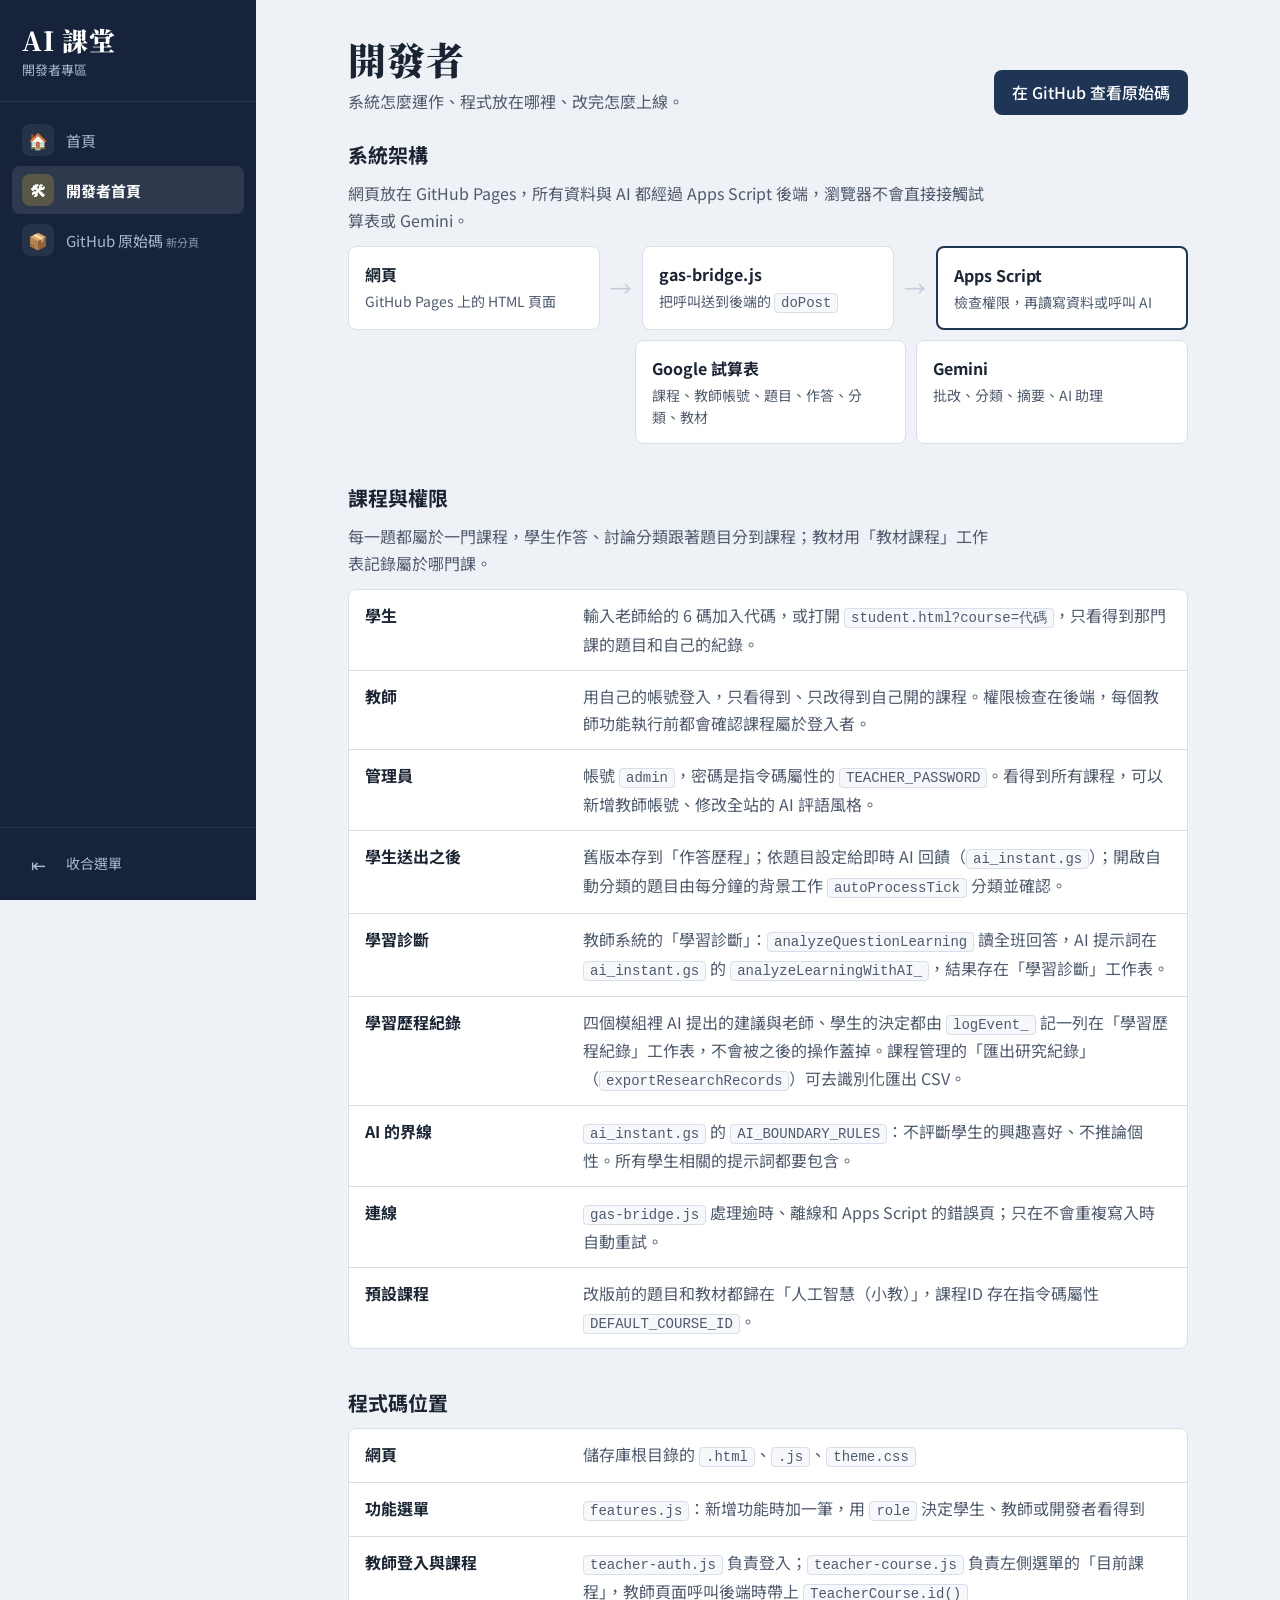
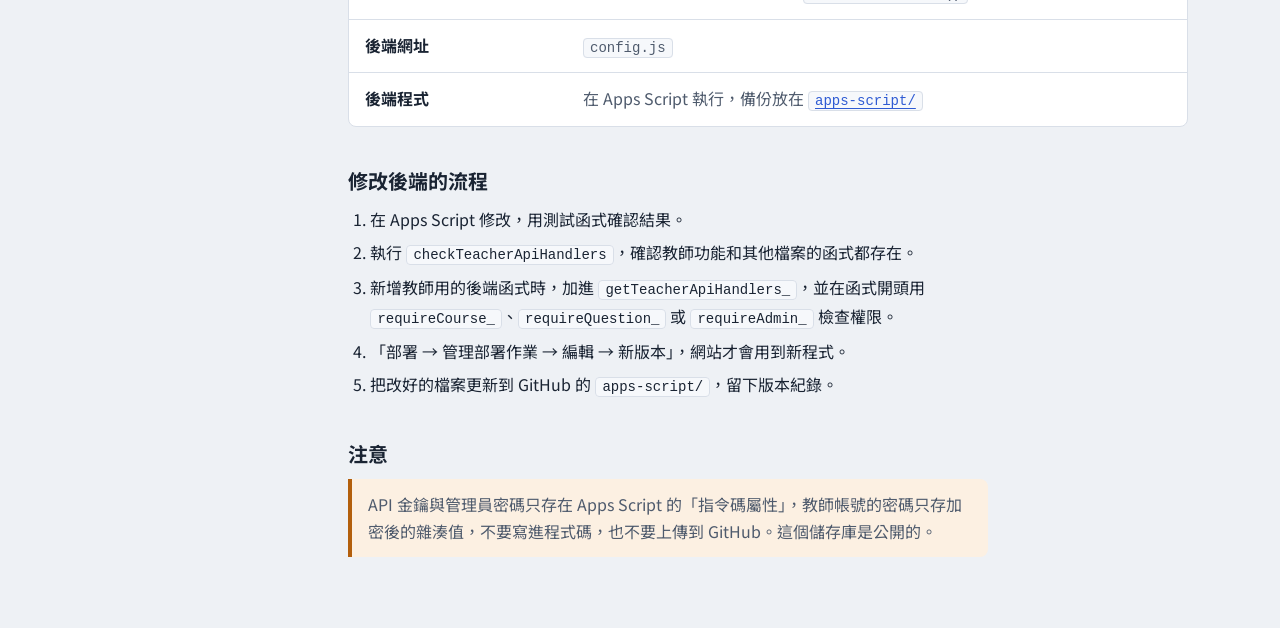
<file: dev.html>
<!DOCTYPE html>
<html lang="zh-Hant">
<head>
  <meta charset="UTF-8">
  <meta name="viewport" content="width=device-width, initial-scale=1">
  <link rel="icon" href="favicon.svg" type="image/svg+xml">
  <title>開發者｜AI 課堂</title>

  <link rel="stylesheet" href="theme.css">
  <script src="features.js"></script>
  <script src="shell.js" defer></script>

  <style>
    .page { --page-width: 920px; }

    .btn {
      display: inline-block;
      padding: 9px 18px;
      border-radius: var(--radius-s);
      background: var(--navy);
      color: #fff;
      font-weight: 500;
      text-decoration: none;
    }

    .btn:hover { background: var(--head); }

    section + section { margin-top: 40px; }

    section h2 {
      margin: 0 0 12px;
      font-size: 20px;
    }

    section > p { margin: 0 0 12px; color: var(--ink-2); max-width: 40em; }

    /* 架構圖：一列方塊，中間用箭頭連起來 */
    .flow {
      display: grid;
      grid-template-columns: 1fr auto 1fr auto 1fr;
      align-items: stretch;
      gap: 10px;
    }

    .node {
      padding: 14px 16px;
      background: var(--surface);
      border: 1px solid var(--line);
      border-radius: var(--radius-s);
    }

    .node b { display: block; font-size: 16px; }
    .node small { display: block; margin-top: 2px; color: var(--ink-2); font-size: 14px; line-height: 1.6; }
    .node.backend { border-color: var(--navy); border-width: 2px; }

    .arrow {
      align-self: center;
      color: var(--line-strong);
      font-size: 22px;
    }

    .stores {
      display: grid;
      grid-template-columns: 1fr 1fr;
      gap: 10px;
      margin-top: 10px;
      margin-left: auto;
      width: calc((100% - 40px) / 3 * 2 + 20px);
    }

    /* 程式碼位置 */
    .files {
      margin: 0;
      background: var(--surface);
      border: 1px solid var(--line);
      border-radius: var(--radius-s);
    }

    .files div {
      display: grid;
      grid-template-columns: 200px 1fr;
      gap: 4px 18px;
      padding: 12px 16px;
    }

    .files div + div { border-top: 1px solid var(--line); }
    .files dt { font-weight: 700; }
    .files dd { margin: 0; color: var(--ink-2); }

    code {
      padding: 1px 6px;
      border-radius: 4px;
      background: var(--surface-2);
      border: 1px solid var(--line);
      font-size: 14px;
    }

    ol.steps { margin: 0; padding-left: 1.4em; max-width: 40em; }
    ol.steps li + li { margin-top: 6px; }

    .note {
      padding: 12px 16px;
      border-left: 4px solid var(--orange);
      background: var(--orange-soft);
      border-radius: 0 var(--radius-s) var(--radius-s) 0;
      max-width: 40em;
    }

    @media (max-width: 760px) {
      .flow { grid-template-columns: 1fr; }
      .arrow { justify-self: center; transform: rotate(90deg); }
      .stores { width: 100%; }
      .files div { grid-template-columns: 1fr; }
    }
  </style>
</head>

<body data-role="developer">

<main class="page">

  <header class="page-header">
    <div>
      <h1>開發者</h1>
      <p>系統怎麼運作、程式放在哪裡、改完怎麼上線。</p>
    </div>
    <div class="page-actions">
      <a class="btn" href="https://github.com/chiaying1230/aiclassroom" target="_blank" rel="noopener">在 GitHub 查看原始碼</a>
    </div>
  </header>

  <section aria-labelledby="arch">
    <h2 id="arch">系統架構</h2>
    <p>網頁放在 GitHub Pages，所有資料與 AI 都經過 Apps Script 後端，瀏覽器不會直接接觸試算表或 Gemini。</p>

    <div class="flow">
      <div class="node"><b>網頁</b><small>GitHub Pages 上的 HTML 頁面</small></div>
      <span class="arrow" aria-hidden="true">→</span>
      <div class="node"><b>gas-bridge.js</b><small>把呼叫送到後端的 <code>doPost</code></small></div>
      <span class="arrow" aria-hidden="true">→</span>
      <div class="node backend"><b>Apps Script</b><small>檢查權限，再讀寫資料或呼叫 AI</small></div>
    </div>
    <div class="stores">
      <div class="node"><b>Google 試算表</b><small>課程、教師帳號、題目、作答、分類、教材</small></div>
      <div class="node"><b>Gemini</b><small>批改、分類、摘要、AI 助理</small></div>
    </div>
  </section>

  <section aria-labelledby="courses">
    <h2 id="courses">課程與權限</h2>
    <p>每一題都屬於一門課程，學生作答、討論分類跟著題目分到課程；教材用「教材課程」工作表記錄屬於哪門課。</p>
    <dl class="files">
      <div><dt>學生</dt><dd>輸入老師給的 6 碼加入代碼，或打開 <code>student.html?course=代碼</code>，只看得到那門課的題目和自己的紀錄。</dd></div>
      <div><dt>教師</dt><dd>用自己的帳號登入，只看得到、只改得到自己開的課程。權限檢查在後端，每個教師功能執行前都會確認課程屬於登入者。</dd></div>
      <div><dt>管理員</dt><dd>帳號 <code>admin</code>，密碼是指令碼屬性的 <code>TEACHER_PASSWORD</code>。看得到所有課程，可以新增教師帳號、修改全站的 AI 評語風格。</dd></div>
      <div><dt>學生送出之後</dt><dd>舊版本存到「作答歷程」；依題目設定給即時 AI 回饋（<code>ai_instant.gs</code>）；開啟自動分類的題目由每分鐘的背景工作 <code>autoProcessTick</code> 分類並確認。</dd></div>
      <div><dt>學習診斷</dt><dd>教師系統的「學習診斷」：<code>analyzeQuestionLearning</code> 讀全班回答，AI 提示詞在 <code>ai_instant.gs</code> 的 <code>analyzeLearningWithAI_</code>，結果存在「學習診斷」工作表。</dd></div>
      <div><dt>學習歷程紀錄</dt><dd>四個模組裡 AI 提出的建議與老師、學生的決定都由 <code>logEvent_</code> 記一列在「學習歷程紀錄」工作表，不會被之後的操作蓋掉。課程管理的「匯出研究紀錄」（<code>exportResearchRecords</code>）可去識別化匯出 CSV。</dd></div>
      <div><dt>AI 的界線</dt><dd><code>ai_instant.gs</code> 的 <code>AI_BOUNDARY_RULES</code>：不評斷學生的興趣喜好、不推論個性。所有學生相關的提示詞都要包含。</dd></div>
      <div><dt>連線</dt><dd><code>gas-bridge.js</code> 處理逾時、離線和 Apps Script 的錯誤頁；只在不會重複寫入時自動重試。</dd></div>
      <div><dt>預設課程</dt><dd>改版前的題目和教材都歸在「人工智慧（小教）」，課程ID 存在指令碼屬性 <code>DEFAULT_COURSE_ID</code>。</dd></div>
    </dl>
  </section>

  <section aria-labelledby="where">
    <h2 id="where">程式碼位置</h2>
    <dl class="files">
      <div><dt>網頁</dt><dd>儲存庫根目錄的 <code>.html</code>、<code>.js</code>、<code>theme.css</code></dd></div>
      <div><dt>功能選單</dt><dd><code>features.js</code>：新增功能時加一筆，用 <code>role</code> 決定學生、教師或開發者看得到</dd></div>
      <div><dt>教師登入與課程</dt><dd><code>teacher-auth.js</code> 負責登入；<code>teacher-course.js</code> 負責左側選單的「目前課程」，教師頁面呼叫後端時帶上 <code>TeacherCourse.id()</code></dd></div>
      <div><dt>後端網址</dt><dd><code>config.js</code></dd></div>
      <div><dt>後端程式</dt><dd>在 Apps Script 執行，備份放在 <a href="https://github.com/chiaying1230/aiclassroom/tree/main/apps-script" target="_blank" rel="noopener"><code>apps-script/</code></a></dd></div>
    </dl>
  </section>

  <section aria-labelledby="deploy">
    <h2 id="deploy">修改後端的流程</h2>
    <ol class="steps">
      <li>在 Apps Script 修改，用測試函式確認結果。</li>
      <li>執行 <code>checkTeacherApiHandlers</code>，確認教師功能和其他檔案的函式都存在。</li>
      <li>新增教師用的後端函式時，加進 <code>getTeacherApiHandlers_</code>，並在函式開頭用 <code>requireCourse_</code>、<code>requireQuestion_</code> 或 <code>requireAdmin_</code> 檢查權限。</li>
      <li>「部署 → 管理部署作業 → 編輯 → 新版本」，網站才會用到新程式。</li>
      <li>把改好的檔案更新到 GitHub 的 <code>apps-script/</code>，留下版本紀錄。</li>
    </ol>
  </section>

  <section aria-labelledby="rules">
    <h2 id="rules">注意</h2>
    <p class="note">API 金鑰與管理員密碼只存在 Apps Script 的「指令碼屬性」，教師帳號的密碼只存加密後的雜湊值，不要寫進程式碼，也不要上傳到 GitHub。這個儲存庫是公開的。</p>
  </section>

</main>

</body>
</html>
</file>
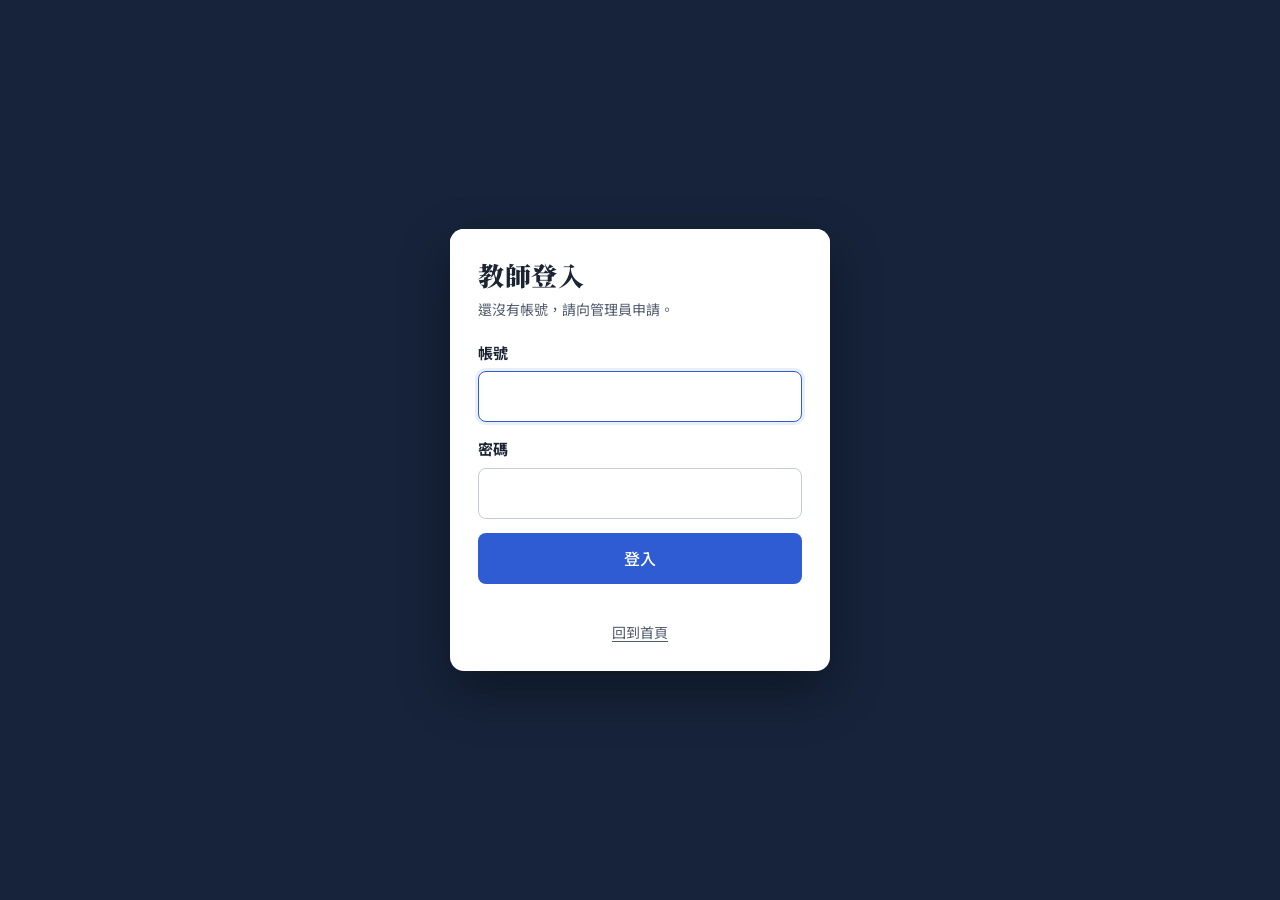
<file: discuss.html>
<!DOCTYPE html>
<html lang="zh-Hant">
<head>
  <base target="_top">
  <meta charset="UTF-8">
  <meta name="viewport" content="width=device-width, initial-scale=1">
  <link rel="icon" href="favicon.svg" type="image/svg+xml">
  <title>課堂討論｜AI 課堂</title>

  <script src="config.js"></script>
  <script src="gas-bridge.js"></script>
  <script src="teacher-auth.js"></script>
  <script src="teacher-course.js"></script>

  <link rel="stylesheet" href="theme.css">
  <script src="features.js"></script>
  <script src="shell.js" defer></script>

  <style>
    :root { --lane: #e4e9f0; }

    body.no-scroll { overflow: hidden; }

    button {
      border: 1px solid transparent;
      border-radius: var(--radius-s);
      padding: 8px 14px;
      background: var(--blue);
      color: #fff;
      font: inherit;
      font-size: 14px;
      font-weight: 500;
      cursor: pointer;
      transition: filter .15s;
    }

    button:hover { filter: brightness(.92); }
    button:disabled { opacity: .5; cursor: not-allowed; filter: none; }

    .green  { background: var(--green); }
    .red    { background: var(--red); }
    .gray   { background: var(--gray); }
    .orange { background: var(--orange); }
    .purple { background: var(--purple); }
    .yellow { background: var(--yellow); color: var(--head); font-weight: 700; }
    .light  { background: var(--head-2); border-color: rgba(255, 255, 255, .14); }
    .ghost  { background: var(--surface); color: var(--ink); border-color: var(--line-strong); }
    .mini   { padding: 4px 9px; font-size: 13px; }

    /* ---------- 頁首工具列 ---------- */
    .topbar {
      display: flex;
      flex-wrap: wrap;
      align-items: center;
      gap: 12px 16px;
      padding: 14px 18px;
      margin-bottom: 18px;
      background: var(--surface);
      border: 1px solid var(--line);
      border-radius: var(--radius);
      box-shadow: var(--shadow);
      position: sticky;
      top: 12px;
      z-index: 20;
    }

    .topbar h1 {
      margin: 0;
      font-family: var(--serif);
      font-weight: 900;
      font-size: 24px;
      line-height: 1.25;
      letter-spacing: .02em;
    }

    .topbar-title { margin-right: 6px; }

    .topbar-course {
      display: block;
      max-width: 16em;
      overflow: hidden;
      color: var(--ink-2);
      font-size: 13px;
      white-space: nowrap;
      text-overflow: ellipsis;
    }

    .topbar select {
      height: 40px;
      padding: 0 10px;
      border-radius: var(--radius-s);
      border: 1px solid var(--line-strong);
      font: inherit;
      font-size: 15px;
      flex: 1 1 260px;
      max-width: 420px;
      background: var(--surface);
      color: var(--ink);
    }

    .topbar-options { display: flex; flex-wrap: wrap; gap: 6px 16px; }
    .topbar-buttons { display: flex; flex-wrap: wrap; gap: 8px; margin-left: auto; }
    .topbar-buttons button { height: 40px; white-space: nowrap; }

    .toggle {
      display: flex;
      align-items: center;
      gap: 6px;
      font-size: 14px;
      color: var(--ink-2);
      cursor: pointer;
      white-space: nowrap;
    }

    .toggle:hover { color: var(--ink); }
    .toggle input { width: 16px; height: 16px; accent-color: var(--blue); }

    .toggle.auto-classify { color: var(--ink); font-weight: 700; }
    .toggle.auto-classify input { accent-color: var(--green); }

    .auto-status {
      display: inline-flex;
      align-items: center;
      gap: 6px;
      padding: 2px 10px;
      border-radius: 999px;
      background: var(--green-soft);
      color: var(--green);
      font-size: 13px;
      font-weight: 700;
    }

    .auto-status.waiting { background: var(--orange-soft); color: var(--orange); }

    /* ---------- 看板＋右側工具面板 ---------- */
    .workspace {
      display: grid;
      grid-template-columns: minmax(0, 1fr) 380px;
      gap: 20px;
      align-items: start;
    }

    body.tools-hidden .workspace { grid-template-columns: minmax(0, 1fr); }
    body.tools-hidden .tools-panel { display: none; }

    .board-area { min-width: 0; }

    .tools-panel {
      position: sticky;
      top: 96px;
      max-height: calc(100vh - 110px);
      display: flex;
      flex-direction: column;
      background: var(--surface);
      border: 1px solid var(--line);
      border-radius: var(--radius);
      box-shadow: var(--shadow);
      overflow: hidden;
    }

    .tools-panel .line-tabs { margin: 0; padding: 0 18px; gap: 22px; flex: none; }
    .tools-panel .line-tabs button { font-size: 15px; padding: 12px 2px; }

    .tools-body { overflow-y: auto; padding: 16px 18px 20px; }
    .tools-body [hidden] { display: none !important; }
    .tools-body h3 { margin: 0 0 4px; font-size: 17px; }

    .present-bar {
      display: none;
      position: fixed;
      right: 18px;
      top: 14px;
      z-index: 30;
      gap: 8px;
    }

    /* ---------- 版面 ---------- */
    .container { padding: 20px 24px 64px; max-width: none; margin: 0; }

    .card {
      background: var(--surface);
      border: 1px solid var(--line);
      border-radius: var(--radius);
      box-shadow: var(--shadow);
      padding: 22px 24px;
      margin-bottom: 18px;
    }

    .question-head { display: flex; align-items: center; gap: 10px; flex-wrap: wrap; }
    .question-head h2 { margin: 0; font-family: var(--serif); font-size: 24px; }

    .badge {
      display: inline-block;
      padding: 2px 11px;
      border-radius: 999px;
      background: var(--blue-soft);
      color: var(--blue-dark);
      font-size: 13px;
      font-weight: 500;
    }

    .question-content {
      white-space: pre-wrap;
      line-height: 1.85;
      margin: 12px 0 0;
      font-size: 17px;
      max-width: 60em;
    }

    .stats {
      display: flex;
      flex-wrap: wrap;
      gap: 8px 22px;
      margin-top: 16px;
      padding-top: 14px;
      border-top: 1px solid var(--line);
      color: var(--ink-2);
      font-size: 14px;
    }

    .stats:empty { display: none; }
    .stats b { color: var(--ink); font-size: 17px; }


    .hint { color: var(--ink-2); font-size: 14px; line-height: 1.75; margin: 4px 0 8px; }

    .button-row { display: flex; flex-wrap: wrap; gap: 8px; margin-top: 12px; }
    .button-stack { display: flex; flex-direction: column; gap: 8px; margin-top: 10px; }
    .button-stack button { text-align: left; padding: 10px 14px; }

    .message { margin-top: 10px; font-size: 14px; font-weight: 700; min-height: 1.4em; line-height: 1.6; }
    .message.success { color: var(--green); }
    .message.error { color: var(--red); }
    .message.warn { color: var(--orange); }
    .message.info { color: var(--blue); }

    .error-message { color: var(--red); font-weight: 700; }
    .empty { text-align: center; color: var(--ink-2); padding: 30px; }

    /* ---------- 類別編輯 ---------- */
    .editor-row {
      display: flex;
      gap: 10px;
      align-items: flex-start;
      padding: 10px 12px;
      border: 1px solid var(--line);
      border-radius: var(--radius-s);
      margin-top: 8px;
      background: var(--surface-2);
    }

    .color-dot { width: 14px; height: 14px; border-radius: 50%; margin-top: 12px; flex: 0 0 14px; }
    .editor-fields { flex: 1; display: flex; flex-direction: column; gap: 6px; }

    .editor-fields input, .editor-fields textarea {
      width: 100%;
      padding: 8px 10px;
      border: 1px solid var(--line-strong);
      border-radius: var(--radius-s);
      background: var(--surface);
      font: inherit;
      font-size: 15px;
      color: var(--ink);
    }

    .editor-fields input:focus, .editor-fields textarea:focus {
      outline: none;
      border-color: var(--blue);
      box-shadow: 0 0 0 3px var(--blue-soft);
    }

    .editor-fields input { font-weight: 700; }
    .editor-fields textarea { min-height: 54px; resize: vertical; line-height: 1.6; }
    .editor-actions { display: flex; flex-direction: column; gap: 4px; }

    /* ---------- 看板 ---------- */
    .board-hint { color: var(--ink-2); font-size: 14px; margin: 4px 0 12px; }

    .board {
      display: flex;
      gap: 16px;
      overflow-x: auto;
      align-items: flex-start;
      padding: 2px 2px 16px;
    }

    .column {
      flex: 0 0 310px;
      background: var(--lane);
      border-radius: var(--radius);
      border-top: 6px solid var(--col);
      padding: 12px;
      outline: 2px dashed transparent;
      outline-offset: -2px;
    }

    .column.solo { flex: 1 1 auto; }

    .column.solo .cards {
      display: grid;
      grid-template-columns: repeat(auto-fill, minmax(260px, 1fr));
      gap: 10px;
    }

    .column.solo .answer-card { margin-top: 0; }
    .column.drag-over { outline-color: var(--blue); background: #dfe7fb; }

    .column-title { display: flex; justify-content: space-between; align-items: baseline; gap: 8px; }
    .column-title span:first-child { font-weight: 700; font-size: 17px; }

    .count {
      background: var(--surface);
      border-radius: 999px;
      padding: 1px 10px;
      font-size: 14px;
      font-weight: 700;
      color: var(--col);
    }

    .column-desc { color: var(--ink-2); font-size: 13px; line-height: 1.6; margin-top: 4px; }
    .column-buttons { display: flex; gap: 6px; flex-wrap: wrap; margin-top: 8px; }

    .summary-box {
      background: var(--surface);
      border-radius: var(--radius-s);
      padding: 10px 12px;
      margin-top: 10px;
      font-size: 14px;
      line-height: 1.75;
    }

    .discussion-q { margin-top: 6px; color: #7a5200; }

    .answer-card {
      background: var(--surface);
      border-radius: var(--radius-s);
      padding: 12px 12px 10px;
      margin-top: 10px;
      box-shadow: var(--shadow);
      border: 1px solid var(--line);
      border-left: 5px solid var(--line-strong);
      cursor: grab;
    }

    .answer-card.ai { border-left-color: var(--orange); }
    .answer-card.confirmed { border-left-color: var(--green); }
    .answer-card.representative { box-shadow: 0 0 0 2px var(--yellow); }
    .answer-card.dragging { opacity: .4; }

    /* 跨類別：在其他類別裡顯示一張「也屬於」的副本 */
    .answer-card.also { border-left-style: dashed; background: var(--surface-2, #f6f4ef); cursor: default; }
    .also-label { font-size: 12px; color: var(--ink-2); margin-bottom: 4px; }
    .label-chips { display: flex; flex-wrap: wrap; gap: 4px; margin-top: 6px; }
    .label-chip { font-size: 12px; padding: 1px 8px; border-radius: 999px; color: #fff; background: var(--chip, #7d8899); }
    .cross-tag { font-size: 12px; font-weight: 700; color: #6446c0; }

    /* 標籤編輯視窗 */
    .label-dialog { border: none; border-radius: var(--radius); padding: 0; width: min(440px, calc(100vw - 32px)); box-shadow: 0 20px 50px rgba(16, 24, 40, .3); }
    .label-dialog::backdrop { background: rgba(16, 24, 40, .45); }
    .label-dialog form { padding: 20px 22px; }
    .label-dialog h3 { margin: 0 0 4px; font-size: 18px; }
    .label-dialog .preview { margin: 8px 0 12px; padding: 8px 10px; background: var(--surface-2, #f6f4ef); border-radius: 8px; font-size: 14px; max-height: 120px; overflow: auto; white-space: pre-wrap; }
    .label-row { display: grid; grid-template-columns: auto 1fr auto; align-items: center; gap: 10px; padding: 8px 4px; border-bottom: 1px solid var(--line); }
    .label-row input { width: auto; margin: 0; }
    .label-row .main { font-size: 13px; color: var(--ink-2); display: inline-flex; gap: 4px; align-items: center; }
    .label-row .swatch { display: inline-block; width: 10px; height: 10px; border-radius: 50%; margin-right: 6px; background: var(--chip); }
    .label-actions { display: flex; gap: 8px; justify-content: flex-end; margin-top: 14px; flex-wrap: wrap; }

    /* ---------- 轉盤 ---------- */
    .wheel-overlay { position: fixed; inset: 0; z-index: 60; background: rgba(15, 23, 42, .97); color: #fff; overflow: auto; }
    .wheel-overlay[hidden] { display: none; }
    .wheel-inner { max-width: 1200px; margin: 0 auto; padding: 20px 16px 40px; }
    .wheel-top { display: flex; justify-content: space-between; align-items: center; gap: 12px; }
    .wheel-top h2 { margin: 0; font-size: 24px; }
    .wheel-top button { color: #fff; border-color: rgba(255, 255, 255, .5); background: transparent; }
    .wheel-body { display: grid; grid-template-columns: minmax(0, 1.1fr) minmax(0, 1fr); gap: 28px; align-items: start; margin-top: 16px; }
    .wheel-stage { position: relative; width: min(100%, 560px); aspect-ratio: 1; margin: 0 auto; }
    .wheel-stage svg { width: 100%; height: 100%; transition: transform 4.2s cubic-bezier(.12, .7, .1, 1); }
    .wheel-pointer { position: absolute; top: -6px; left: 50%; transform: translateX(-50%); width: 0; height: 0; border-left: 18px solid transparent; border-right: 18px solid transparent; border-top: 34px solid #facc15; z-index: 2; filter: drop-shadow(0 2px 3px rgba(0, 0, 0, .5)); }
    .wheel-go { position: absolute; top: 50%; left: 50%; transform: translate(-50%, -50%); width: 96px; height: 96px; border-radius: 50%; font-size: 26px; font-weight: 800; background: #facc15; color: #1f2937; border: 4px solid #fff; box-shadow: 0 4px 14px rgba(0, 0, 0, .4); margin: 0; }
    .wheel-go:disabled { opacity: .6; }
    .wheel-side label { color: #e2e8f0; }
    .wheel-side select { width: 100%; padding: 10px 12px; border-radius: 10px; font-size: 16px; margin-top: 6px; }
    .wheel-check { display: flex; align-items: center; gap: 8px; margin-top: 10px; font-weight: 400; }
    .wheel-check input { width: auto; margin: 0; }
    .wheel-count { color: #cbd5e1; margin: 12px 0; }
    .wheel-result { background: #fff; color: #111827; border-radius: 16px; padding: 20px 22px; border-left: 10px solid var(--col, #facc15); animation: pop .35s ease-out; }
    .wheel-result .wr-text { font-size: 24px; line-height: 1.6; white-space: pre-wrap; }
    .wheel-result .wr-name { margin-top: 10px; font-size: 18px; color: #475569; }
    .wheel-result .label-chips { margin-top: 10px; }
    .wheel-result .wr-actions { display: flex; flex-wrap: wrap; gap: 8px; margin-top: 14px; }
    .wheel-result .wr-actions button { margin: 0; }
    .wheel-history { margin-top: 18px; color: #cbd5e1; font-size: 14px; line-height: 1.8; }
    .wheel-history ol { margin: 4px 0 0; padding-left: 20px; }
    @keyframes pop { from { transform: scale(.92); opacity: 0; } to { transform: none; opacity: 1; } }
    @media (max-width: 860px) { .wheel-body { grid-template-columns: 1fr; } }
    @media (prefers-reduced-motion: reduce) { .wheel-stage svg { transition-duration: .01s; } }

    /* ---------- 統計圖 ---------- */
    .charts { margin-top: 16px; }
    .charts[hidden] { display: none !important; }
    .chart-grid { display: grid; grid-template-columns: repeat(auto-fit, minmax(340px, 1fr)); gap: 16px; }
    .chart-card { background: var(--surface); border: 1px solid var(--line); border-radius: var(--radius); padding: 16px 18px; min-width: 0; }
    .chart-card h3 { margin: 0; font-size: 16px; }
    .chart-card .chart-sub { margin: 2px 0 10px; font-size: 13px; color: var(--ink-2); }
    .chart-card svg { width: 100%; height: auto; display: block; overflow: visible; }
    .chart-card svg text { font-family: inherit; }
    .chart-legend { display: flex; flex-wrap: wrap; gap: 6px 14px; margin-top: 8px; font-size: 13px; color: var(--ink-2); }
    .chart-legend span::before { content: ''; display: inline-block; width: 10px; height: 10px; border-radius: 2px; margin-right: 5px; background: var(--chip); vertical-align: -1px; }
    .chart-legend .hatch::before { background: repeating-linear-gradient(45deg, var(--ink-2) 0 2px, transparent 2px 5px); border: 1px solid var(--ink-2); }
    .chart-empty { color: var(--ink-2); font-size: 14px; padding: 20px 0; }
    .mix { display: flex; flex-wrap: wrap; gap: 8px 18px; margin: 0 0 12px; font-size: 15px; }
    .mix b { font-size: 20px; margin-left: 4px; }
    body.present .chart-card h3 { font-size: 20px; }

    .rep-label { font-size: 12px; font-weight: 700; color: #8a6200; margin-bottom: 4px; }
    .answer-text { white-space: pre-wrap; line-height: 1.75; word-break: break-word; }

    .card-meta { display: flex; flex-wrap: wrap; gap: 6px; align-items: center; margin-top: 8px; font-size: 12px; }
    .student { color: var(--ink-2); }

    .tag { border-radius: 999px; padding: 1px 8px; font-size: 12px; }
    .tag.ai { background: var(--orange-soft); color: var(--orange); }
    .tag.ok { background: var(--green-soft); color: var(--green); }

    .reason { font-size: 12px; color: var(--ink-2); margin-top: 6px; line-height: 1.5; }
    .student-reply.agree { color: var(--green-dark, #1f6b45); }
    .student-reply.disagree { color: var(--orange, #c2410c); font-weight: 700; }

    .card-controls { display: flex; gap: 6px; margin-top: 8px; }

    .card-controls select {
      flex: 1;
      min-width: 0;
      padding: 5px;
      border-radius: 6px;
      border: 1px solid var(--line-strong);
      font: inherit;
      font-size: 13px;
      background: var(--surface);
    }

    .card-controls button { flex: 0 0 auto; }

    .drop-hint {
      border: 2px dashed var(--line-strong);
      border-radius: var(--radius-s);
      padding: 18px;
      text-align: center;
      color: var(--ink-2);
      font-size: 13px;
      margin-top: 10px;
    }

    /* ---------- 投影模式 ---------- */
    body.present .teacher-only { display: none !important; }
    body.present .workspace { grid-template-columns: minmax(0, 1fr); }
    body.present .shell-side, body.present .shell-bar { display: none; }
    body.present.has-shell { padding-left: 0; }
    body.present .present-bar { display: flex; }
    body.present .container { padding-top: 24px; }
    body.present .question-content { font-size: 24px; }
    body.present .question-head h2 { font-size: 30px; }
    body.present .column { flex-basis: 380px; }
    body.present .column-title span:first-child { font-size: 22px; }
    body.present .answer-text { font-size: 19px; }
    body.present .summary-box { font-size: 17px; }
    body.present .answer-card { cursor: default; }

    /* ---------- 聚焦討論 ---------- */
    .focus-overlay {
      position: fixed;
      inset: 0;
      background: var(--head);
      color: #fff;
      z-index: 100;
      overflow: auto;
      display: none;
    }

    .focus-overlay.open { display: block; }
    .focus-inner { max-width: 1200px; margin: auto; padding: 24px 32px 60px; }
    .focus-top { display: flex; justify-content: space-between; align-items: center; gap: 10px; flex-wrap: wrap; }
    .focus-question { opacity: .72; margin: 18px 0 8px; white-space: pre-wrap; font-size: 18px; line-height: 1.7; }

    .focus-title {
      font-family: var(--serif);
      font-size: 40px;
      margin: 14px 0 6px;
      border-left: 10px solid var(--col);
      padding-left: 16px;
    }

    .focus-title small { font-family: var(--sans); font-size: 20px; opacity: .7; font-weight: normal; margin-left: 10px; }
    .focus-desc { font-size: 18px; opacity: .8; margin: 6px 0 14px 26px; }

    .focus-summary, .focus-discussion {
      font-size: 23px;
      line-height: 1.7;
      background: rgba(255, 255, 255, .08);
      border-radius: var(--radius);
      padding: 14px 20px;
      margin: 10px 0;
    }

    .focus-discussion { background: rgba(242, 194, 48, .2); }

    .focus-cards {
      display: grid;
      grid-template-columns: repeat(auto-fill, minmax(320px, 1fr));
      gap: 14px;
      margin-top: 22px;
    }

    .focus-card {
      background: var(--surface);
      color: var(--ink);
      border-radius: var(--radius);
      padding: 16px 18px;
      font-size: 20px;
      line-height: 1.7;
      white-space: pre-wrap;
      word-break: break-word;
    }

    .focus-card.representative { box-shadow: 0 0 0 4px var(--yellow); }
    .focus-card .student { display: block; font-size: 15px; margin-top: 8px; }

    @media (max-width: 1200px) {
      .workspace { grid-template-columns: minmax(0, 1fr); }
      .tools-panel { position: static; max-height: none; order: -1; }
    }

    @media (max-width: 900px) {
      .topbar { position: static; }
      .topbar-title { flex-basis: 100%; }
      .topbar-course { max-width: none; }
      .topbar-buttons { margin-left: 0; width: 100%; }
      .topbar-buttons button { flex: 1 1 auto; }
      .container { padding: 16px 12px 60px; }
      .column { flex-basis: 270px; }
    }
  </style>
</head>

<body data-shell-collapsed="true">

<div class="present-bar">
  <button type="button" class="ghost" onclick="openWheel()">🎡 轉盤抽答案</button>
  <button type="button" class="ghost" onclick="togglePresent()">✕ 離開投影模式</button>
</div>

<main class="container">

  <header class="topbar teacher-only">
    <div class="topbar-title">
      <h1>課堂討論</h1>
      <span class="topbar-course" id="courseName"></span>
    </div>

    <select id="questionSelect" aria-label="選擇題目" onchange="changeQuestion()">
      <option value="">載入中……</option>
    </select>

    <div class="topbar-options">
      <label class="toggle"><input type="checkbox" id="showNames" onchange="rerender()"> 顯示姓名</label>
      <label class="toggle"><input type="checkbox" id="confirmedOnly" onchange="rerender()"> 只顯示已確認的分類</label>
      <label class="toggle"><input type="checkbox" id="autoRefresh" checked onchange="setupAutoRefresh()"> 每 10 秒自動更新</label>
      <label class="toggle auto-classify" title="學生送出後，AI 自動把回答分到類別並標成已確認">
        <input type="checkbox" id="autoClassifyToggle" onchange="toggleAutoClassify()" disabled> 自動分類並確認
      </label>
    </div>

    <div class="topbar-buttons">
      <button type="button" class="ghost" onclick="loadBoard(false)">🔄 重新整理</button>
      <button type="button" class="ghost" id="toolsToggle" aria-pressed="false">收起工具面板</button>
      <button type="button" class="ghost" id="chartsToggle" aria-pressed="false" onclick="toggleCharts()">📊 統計圖</button>
      <button type="button" class="ghost" id="wheelOpen" onclick="openWheel()">🎡 轉盤抽答案</button>
      <button type="button" class="yellow" onclick="togglePresent()">📽 投影模式</button>
    </div>
  </header>

  <section class="card">
    <div id="questionInfo"><div class="empty">載入中……</div></div>
    <div id="stats" class="stats"></div>
  </section>

  <section class="charts" id="charts" hidden aria-label="分類統計圖"></section>

  <div class="workspace">

    <div class="board-area">
      <p class="board-hint teacher-only">
        把卡片拖到其他類別，或用卡片下方的選單移動。按「聚焦討論」可以放大單一類別，方便投影帶討論。
      </p>
      <section id="board" class="board"></section>
    </div>

    <aside class="tools-panel teacher-only" aria-label="教師工具">

      <div class="line-tabs" role="tablist">
        <button type="button" role="tab" id="toolTabCategories" aria-controls="toolCategories" aria-selected="true">設定類別</button>
        <button type="button" role="tab" id="toolTabAI" aria-controls="toolAI" aria-selected="false">AI 分類與整理</button>
      </div>

      <div class="tools-body">

        <div id="toolCategories" role="tabpanel" aria-labelledby="toolTabCategories">
          <p class="hint">
            類別名稱會投影給全班看，建議使用中性的描述，例如「以速度來解釋」，避免「錯誤觀念」這類字眼。
          </p>

          <div id="categoryEditor"></div>

          <div class="button-row">
            <button type="button" class="gray ai-action" onclick="addCategoryRow()">＋ 新增類別</button>
            <button type="button" class="purple ai-action" onclick="suggestCategories()">🤖 讓 AI 建議類別</button>
            <button type="button" class="purple ai-action" onclick="suggestFromObjective()" title="還沒有學生回答也可以用：依題目的學習目標預先設計類別">🎯 依學習目標建議</button>
            <button type="button" class="green ai-action" onclick="saveCategories()">儲存類別</button>
          </div>

          <div id="editorMessage" class="message"></div>
        </div>

        <div id="toolAI" role="tabpanel" aria-labelledby="toolTabAI" hidden>
          <p class="hint">
            卡片左邊是橘色代表「AI 建議」，教師移動卡片或按 ✓ 之後會變成綠色「已確認」。
            重新分類時，已確認的卡片不會被改動。
          </p>

          <div class="button-stack">
            <button type="button" class="green ai-action" onclick="runAutoNow()">⚡ 立即自動分類並確認</button>
            <button type="button" class="ai-action" onclick="classifyUnclassified()">🤖 分類尚未分類的回答</button>
            <button type="button" class="orange ai-action" onclick="reclassifyUnconfirmed()">🔄 重新分類未確認的回答</button>
            <button type="button" class="green ai-action" onclick="confirmAll()">✓ 全部標為已確認</button>
            <button type="button" class="purple ai-action" onclick="summarize()">📝 產生類別摘要與討論提問</button>
          </div>

          <div id="aiMessage" class="message"></div>
        </div>

      </div>
    </aside>

  </div>

</main>

<div id="focusOverlay" class="focus-overlay" role="dialog" aria-modal="true"></div>

<div class="wheel-overlay" id="wheelOverlay" role="dialog" aria-modal="true" aria-labelledby="wheelTitle" hidden>
  <div class="wheel-inner">
    <div class="wheel-top">
      <h2 id="wheelTitle">🎡 轉盤抽答案</h2>
      <button type="button" class="ghost" onclick="closeWheel()">✕ 關閉（Esc）</button>
    </div>
    <div class="wheel-body">
      <div class="wheel-stage">
        <div class="wheel-pointer" aria-hidden="true"></div>
        <svg id="wheelSvg" viewBox="-210 -210 420 420" role="img" aria-label="答案轉盤"></svg>
        <button type="button" class="wheel-go" id="wheelGo" onclick="spinWheel()">轉！</button>
      </div>
      <div class="wheel-side">
        <label for="wheelScope">從哪些回答抽</label>
        <select id="wheelScope" onchange="resetWheel()"></select>
        <label class="wheel-check"><input type="checkbox" id="wheelNoRepeat" checked onchange="resetWheel()"> 抽過的不再抽</label>
        <label class="wheel-check"><input type="checkbox" id="wheelShowName"> 顯示姓名</label>
        <p class="wheel-count" id="wheelCount"></p>
        <div class="wheel-result" id="wheelResult" hidden></div>
        <div class="wheel-history" id="wheelHistory"></div>
      </div>
    </div>
  </div>
</div>

<dialog class="label-dialog" id="labelDialog" aria-labelledby="labelTitle">
  <form method="dialog" onsubmit="return false">
    <h3 id="labelTitle">這份回答屬於哪幾類？</h3>
    <p class="hint" style="margin:0">一份回答可以同時屬於多個類別（最多 3 個）。標「主要」的那一類，卡片會放在那一欄。</p>
    <div class="preview" id="labelPreview"></div>
    <div id="labelRows"></div>
    <div class="label-actions">
      <button type="button" class="ghost" onclick="$('labelDialog').close()">取消</button>
      <button type="button" class="green" id="labelSave" onclick="saveLabels()">儲存</button>
    </div>
  </form>
</dialog>


<script>

  const PALETTE = [
    '#2f5bd3', '#1c7a52', '#b35f0c', '#6446c0', '#c0392b',
    '#1b7f9e', '#a8487f', '#557a1c', '#9a6a10', '#475c75'
  ];

  const UNCLASSIFIED_COLOR = '#7d8899';

  const state = {
    questionId: '',
    board: null,
    signature: '',
    editorCats: [],
    editorDirty: false,
    busy: false,
    dragging: false,
    pendingOps: 0,
    present: false,
    timer: null,
    focusCategoryId: null,
    requestSeq: 0,
    lastLoadedAt: ''
  };


  function $(id) {
    return document.getElementById(id);
  }


  document.addEventListener('DOMContentLoaded', function() {

    setupDragAndDrop();
    setupAutoRefresh();

    document.addEventListener('keydown', handleKeydown);

    window.addEventListener('beforeunload', function(event) {
      if (state.editorDirty) {
        event.preventDefault();
        event.returnValue = '';
      }
    });

    // 切換課程前，提醒還沒儲存的類別
    window.TeacherCourseBeforeChange = function() {
      if (state.editorDirty && !confirm('類別設定還沒儲存，切換課程會放棄這些修改。確定要切換嗎？')) {
        return false;
      }
      state.editorDirty = false; // 已經確認過，不要再跳出離開頁面的提醒
      return true;
    };

    // 登入、讀到目前課程之後才載入資料
    TeacherCourse.ready(function(ctx) {

      // 左側選單在這一頁預設收合，所以在標題下方標出目前課程
      $('courseName').textContent = ctx.course ? ctx.course.name : '還沒有課程';
      $('courseName').title = ctx.course ? '目前課程：' + ctx.course.name : '';


      google.script.url.getLocation(function(location) {

        const preferred =
          location && location.parameter && location.parameter.questionId
            ? location.parameter.questionId
            : '';

        loadQuestionList(preferred);
      });
    });
  });


  function categoryName(id) {
    const c = (state.board && state.board.categories || []).find(function(x) { return x.id === id; });
    return c ? c.name : '已刪除的類別';
  }


  /* ==================================================
     題目與資料載入
  ================================================== */

  // 上次有打開統計圖就維持打開
  try {
    if (localStorage.getItem('aiclassroom_discuss_charts') === '1') {
      document.addEventListener('DOMContentLoaded', function() { if ($('charts').hidden) toggleCharts(); });
    }
  } catch (error) { /* 忽略 */ }


  function loadQuestionList(preferredId) {

    google.script.run
      .withSuccessHandler(function(questions) {

        const select = $('questionSelect');
        select.innerHTML = '';

        if (!questions || !questions.length) {
          select.innerHTML = '<option value="">（目前沒有題目）</option>';
          $('questionInfo').innerHTML = '<div class="empty">這門課程還沒有題目，請先到教師系統新增。</div>';
          return;
        }

        questions.forEach(function(q) {
          const option = document.createElement('option');
          option.value = q.id;
          option.textContent = q.title + '（' + q.status + '，' + q.answerCount + ' 份回答）';
          select.appendChild(option);
        });

        const exists = questions.some(function(q) {
          return q.id === preferredId;
        });

        select.value = exists ? preferredId : questions[0].id;
        state.questionId = select.value;

        loadBoard(false);
      })
      .withFailureHandler(function(error) {
        $('questionInfo').innerHTML =
          '<div class="error-message">題目讀取失敗：' + escapeHtml(error.message) + '</div>';
      })
      .getTeacherQuestions(TeacherCourse.id());
  }


  function changeQuestion() {

    const select = $('questionSelect');

    if (
      state.editorDirty &&
      !confirm('類別設定還沒儲存，切換題目會放棄這些修改。確定要切換嗎？')
    ) {
      select.value = state.questionId;
      return;
    }

    state.questionId = select.value;
    state.board = null;
    state.signature = '';
    state.editorDirty = false;
    state.editorCats = [];

    closeFocus();
    showMessage('editorMessage', '', '');
    showMessage('aiMessage', '', '');

    loadBoard(false);
  }


  function loadBoard(silent) {

    if (!state.questionId) {
      return;
    }

    const seq = ++state.requestSeq;
    const questionId = state.questionId;

    if (!state.board) {
      $('board').innerHTML = '<div class="empty">載入中……</div>';
    }

    google.script.run
      .withSuccessHandler(function(board) {

        // 只採用最新一次的請求結果，並且不打斷正在進行的拖曳或移動
        if (seq !== state.requestSeq || questionId !== state.questionId) return;
        if (state.pendingOps > 0 || state.dragging) return;

        if (!board || !board.question) {
          state.board = null;
          $('questionInfo').innerHTML = '<div class="error-message">找不到這個題目，可能已經被刪除。</div>';
          $('stats').innerHTML = '';
          $('board').innerHTML = '';
          return;
        }

        state.lastLoadedAt = new Date().toLocaleTimeString('zh-TW', { hour12: false });

        const signature = JSON.stringify(board);

        if (signature === state.signature) {
          renderStats();
          return;
        }

        state.signature = signature;
        state.board = board;

        renderAll();
      })
      .withFailureHandler(function(error) {

        if (seq !== state.requestSeq) return;

        if (!silent || !state.board) {
          $('board').innerHTML =
            '<div class="error-message">讀取失敗：' + escapeHtml(error.message) + '</div>';
        }
      })
      .getDiscussionBoard(questionId);
  }


  function setupAutoRefresh() {

    if (state.timer) {
      clearInterval(state.timer);
      state.timer = null;
    }

    if (!$('autoRefresh').checked) {
      return;
    }

    state.timer = setInterval(function() {

      if (
        document.hidden ||
        state.busy ||
        state.dragging ||
        state.pendingOps > 0 ||
        isUsingBoardControl()
      ) {
        return;
      }

      loadBoard(true);
    }, 10000);
  }


  function isUsingBoardControl() {

    const el = document.activeElement;

    return !!(el && el.tagName === 'SELECT' && el.closest('#board'));
  }


  /* ==================================================
     畫面
  ================================================== */

  function renderAll() {

    renderQuestionInfo();

    if (!state.editorDirty) {
      state.editorCats = state.board.categories.map(function(c) {
        return { id: c.id, name: c.name, description: c.description };
      });
      renderEditor();
    }

    renderStats();
    renderBoard();
    renderFocus();
    renderCharts();
  }


  function rerender() {

    if (!state.board) {
      return;
    }

    renderBoard();
    renderFocus();
    renderCharts();
  }


  function renderQuestionInfo() {

    const q = state.board.question;

    $('questionInfo').innerHTML = `
      <div class="question-head">
        <h2>${escapeHtml(q.title)}</h2>
        <span class="badge teacher-only">${escapeHtml(q.status)}</span>
      </div>
      <div class="question-content">${escapeHtml(q.content)}</div>
    `;
  }


  function renderStats() {

    if (!state.board) {
      return;
    }

    const answers = state.board.answers;

    const classified = answers.filter(function(a) { return a.classified; }).length;
    const confirmed = answers.filter(function(a) { return a.confirmed; }).length;
    const cross = answers.filter(function(a) { return a.categoryId && (a.extraCategoryIds || []).length; }).length;

    $('stats').innerHTML = `
      <span>回答 <b>${answers.length}</b></span>
      <span>類別 <b>${state.board.categories.length}</b></span>
      <span class="teacher-only">已分類 <b>${classified}</b></span>
      <span class="teacher-only">已確認 <b>${confirmed}</b></span>
      ${cross ? `<span>跨類別 <b>${cross}</b></span>` : ''}
      <span class="teacher-only">更新時間 ${escapeHtml(state.lastLoadedAt)}</span>
      ${autoStatusHtml()}
    `;

    const toggle = $('autoClassifyToggle');

    if (toggle && !state.autoBusy) {
      toggle.disabled = false;
      toggle.checked = !!state.board.question.autoClassify;
    }
  }


  function autoStatusHtml() {

    const q = state.board && state.board.question;

    if (!q || !q.autoClassify) {
      return '';
    }

    if (q.autoWaiting > 0) {
      return '<span class="auto-status waiting teacher-only">🤖 自動分類：再 ' + escapeHtml(q.autoWaiting) +
        ' 份回答就會自動建立類別</span>';
    }

    return '<span class="auto-status teacher-only">🤖 自動分類中：新回答約 1 分鐘內會分好並確認</span>';
  }


  /* ==================================================
     自動分類（學生送出後由背景工作處理）
  ================================================== */

  function toggleAutoClassify() {

    const toggle = $('autoClassifyToggle');
    const on = toggle.checked;
    const questionId = state.questionId;

    if (!questionId) {
      toggle.checked = false;
      return;
    }

    if (on && !confirm('開啟後，AI 會把這一題的回答自動分到類別並直接標成「已確認」，之後新的回答也會自動處理。\n\n還沒有類別時，滿 5 份回答會自動建立類別。你隨時可以拖動卡片調整，或再關掉。\n\n要開啟嗎？')) {
      toggle.checked = false;
      return;
    }

    state.autoBusy = true;
    toggle.disabled = true;
    setBusy(true, on ? '開啟自動分類，正在處理現有的回答……' : '關閉自動分類……', 'aiMessage');
    // 切到「AI 分類與整理」分頁，讓老師看到處理進度；工具面板收起時先打開
    if (document.body.classList.contains('tools-hidden')) $('toolsToggle').click();
    $('toolTabAI').click();

    google.script.run
      .withSuccessHandler(function(result) {
        state.autoBusy = false;
        setBusy(false);
        showMessage('aiMessage', autoResultText(result, on), 'success');
        if (questionId === state.questionId) loadBoard(true);
      })
      .withFailureHandler(function(error) {
        state.autoBusy = false;
        setBusy(false);
        toggle.disabled = false;
        toggle.checked = !on;
        showMessage('aiMessage', autoErrorText(error), 'error');
      })
      .setQuestionAutoClassify(questionId, on);
  }


  function runAutoNow() {

    if (!state.questionId) return;

    const questionId = state.questionId;

    setBusy(true, '自動分類中……', 'aiMessage');

    google.script.run
      .withSuccessHandler(function(result) {
        setBusy(false);
        showMessage('aiMessage', autoResultText(result, true), 'success');
        if (questionId === state.questionId) loadBoard(true);
      })
      .withFailureHandler(function(error) {
        setBusy(false);
        showMessage('aiMessage', autoErrorText(error), 'error');
      })
      .runAutoClassifyNow(questionId);
  }


  function autoResultText(result, on) {

    result = result || {};

    if (!on) return '已關閉自動分類。';
    if (result.busy) return '系統正在處理這一題，稍後會自動更新。';
    if (result.waiting) return '已開啟。還沒有類別，再 ' + result.waiting + ' 份回答就會自動建立；也可以在「設定類別」先自己設定。';

    return (result.created ? '已自動建立 ' + result.created + ' 個類別，' : '') +
      (result.processed ? '分類並確認了 ' + result.processed + ' 份回答。' : '目前沒有需要分類的回答。') +
      (result.remaining ? '還有一些沒處理完，背景會繼續。' : '');
  }


  function autoErrorText(error) {
    return /不允許呼叫的功能/.test(error.message)
      ? '自動分類要等 Apps Script 換上新版 Code.gs 並部署後才能使用。'
      : '自動分類失敗：' + error.message;
  }


  function colorFor(index) {
    return PALETTE[index % PALETTE.length];
  }


  function getColumns() {

    const board = state.board;
    const confirmedOnly = $('confirmedOnly').checked;
    const map = {};

    const columns = board.categories.map(function(c, index) {

      const column = {
        id: c.id,
        name: c.name,
        description: c.description,
        summary: c.summary,
        discussionQuestion: c.discussionQuestion,
        representativeAnswerId: c.representativeAnswerId,
        color: colorFor(index),
        answers: [],
        also: [],
        isUnclassified: false
      };

      map[c.id] = column;

      return column;
    });

    const unclassified = {
      id: '',
      name: confirmedOnly ? '未分類／待確認' : '未分類',
      description: '',
      summary: '',
      discussionQuestion: '',
      representativeAnswerId: '',
      color: UNCLASSIFIED_COLOR,
      answers: [],
      also: [],
      isUnclassified: true
    };

    board.answers.forEach(function(a) {

      let target =
        a.categoryId && map[a.categoryId] ? map[a.categoryId] : unclassified;

      if (confirmedOnly && !a.confirmed) {
        target = unclassified;
      }

      target.answers.push(a);

      // 跨類別：在其他類別也放一張副本
      if (target !== unclassified) {
        (a.extraCategoryIds || []).forEach(function(id) {
          if (map[id]) map[id].also.push(a);
        });
      }
    });

    // 代表回答排在最前面
    columns.forEach(function(column) {
      column.answers.sort(function(a, b) {
        return (
          (b.answerId === column.representativeAnswerId) -
          (a.answerId === column.representativeAnswerId)
        );
      });
    });

    columns.push(unclassified);

    return columns;
  }


  function renderBoard() {

    const boardEl = $('board');

    if (!state.board) {
      return;
    }

    if (!state.board.answers.length) {
      boardEl.innerHTML = '<div class="card empty" style="flex:1">這一題還沒有學生回答。學生送出後，這裡會自動出現。</div>';
      return;
    }

    const columns = getColumns().filter(function(column) {
      return !(
        column.isUnclassified &&
        !column.answers.length &&
        (state.present || state.board.categories.length === 0)
      );
    });

    const solo = columns.length === 1;

    boardEl.innerHTML = columns
      .map(function(column) {
        return renderColumn(column, solo);
      })
      .join('');
  }


  function renderColumn(column, solo) {

    const hasSummary = column.summary || column.discussionQuestion;

    return `
      <div class="column ${solo ? 'solo' : ''}"
           data-category-id="${escapeHtml(column.id)}"
           style="--col:${column.color}">

        <div class="column-title">
          <span>${escapeHtml(column.name)}</span>
          <span class="count" title="${column.also.length ? '其中 ' + column.also.length + ' 份主要在其他類別' : ''}">${column.answers.length + column.also.length}</span>
        </div>

        ${column.description ? `<div class="column-desc">${escapeHtml(column.description)}</div>` : ''}

        ${
          column.isUnclassified
            ? ''
            : `<div class="column-buttons">
                 <button type="button" class="mini ghost" onclick="openFocus('${column.id}')">🔍 聚焦討論</button>
                 <button type="button" class="mini ghost teacher-only" onclick="confirmCategory('${column.id}')">✓ 確認這一類</button>
               </div>`
        }

        ${
          hasSummary
            ? `<div class="summary-box">
                 ${column.summary ? `<div>💡 ${escapeHtml(column.summary)}</div>` : ''}
                 ${column.discussionQuestion ? `<div class="discussion-q">❓ ${escapeHtml(column.discussionQuestion)}</div>` : ''}
               </div>`
            : ''
        }

        <div class="cards">
          ${
            column.answers.length || column.also.length
              ? column.answers.map(function(a) { return renderCard(a, column); }).join('') +
                column.also.map(function(a) { return renderCard(a, column, true); }).join('')
              : '<div class="drop-hint teacher-only">把回答拖到這裡</div>'
          }
        </div>
      </div>
    `;
  }


  function categoryColor(id) {
    const i = state.board.categories.findIndex(function(c) { return c.id === id; });
    return i >= 0 ? colorFor(i) : UNCLASSIFIED_COLOR;
  }


  function labelChips(ids) {
    return '<div class="label-chips">' + ids.map(function(id) {
      return '<span class="label-chip" style="--chip:' + categoryColor(id) + '">' + escapeHtml(categoryName(id)) + '</span>';
    }).join('') + '</div>';
  }


  function renderCard(a, column, also) {

    const showNames = $('showNames').checked;
    const extras = a.extraCategoryIds || [];

    // 副本：只顯示回答、主要在哪一類
    if (also) {
      return `
        <div class="answer-card also ${a.confirmed ? 'confirmed' : 'ai'}" draggable="false" data-also="1" data-answer-id="${escapeHtml(a.answerId)}">
          <div class="also-label">也屬於這一類・主要在「${escapeHtml(categoryName(a.categoryId))}」</div>
          <div class="answer-text">${escapeHtml(a.answer)}</div>
          ${showNames ? `<div class="card-meta"><span class="student">${escapeHtml(a.name)}（${escapeHtml(a.studentId)}）</span></div>` : ''}
          <div class="card-controls teacher-only">
            <button type="button" class="mini ghost" onclick="openLabels('${a.answerId}')">🏷 標籤</button>
          </div>
        </div>
      `;
    }
    const isRepresentative =
      column.representativeAnswerId && column.representativeAnswerId === a.answerId;

    const stateClass = a.confirmed ? 'confirmed' : (a.classified ? 'ai' : '');

    let tag = '';

    if (a.confirmed) {
      tag = '<span class="tag ok teacher-only" title="' + (a.confirmedBy === 'AI自動' ? '自動分類時由 AI 確認' : '老師確認') + '">✓ ' +
        (a.confirmedBy === 'AI自動' ? 'AI 自動確認' : '老師確認') + '</span>';
    } else if (a.classified) {
      tag = '<span class="tag ai teacher-only">AI 建議' +
        (a.confidence ? '・信心' + escapeHtml(a.confidence) : '') + '</span>';
    }

    const options = [{ id: '', name: '未分類' }]
      .concat(state.board.categories)
      .map(function(c) {
        return `<option value="${escapeHtml(c.id)}" ${c.id === (a.categoryId || '') ? 'selected' : ''}>${escapeHtml(c.name)}</option>`;
      })
      .join('');

    const canConfirm = a.classified && !a.confirmed;

    return `
      <div class="answer-card ${stateClass} ${isRepresentative ? 'representative' : ''}"
           draggable="${state.present ? 'false' : 'true'}"
           data-answer-id="${escapeHtml(a.answerId)}">

        ${isRepresentative ? '<div class="rep-label">⭐ 代表回答</div>' : ''}

        <div class="answer-text">${escapeHtml(a.answer)}</div>

        ${extras.length ? `<div class="cross-tag">跨 ${extras.length + 1} 類</div>${labelChips([a.categoryId].concat(extras))}` : ''}

        <div class="card-meta">
          ${showNames ? `<span class="student">${escapeHtml(a.name)}（${escapeHtml(a.studentId)}）</span>` : ''}
          ${tag}
        </div>

        ${a.reason && !a.confirmed ? `<div class="reason teacher-only">AI 理由：${escapeHtml(a.reason)}</div>` : ''}
        ${a.aiCategoryId && (a.aiCategoryId !== a.categoryId || (a.aiExtraCategoryIds || []).join() !== extras.join())
          ? `<div class="reason teacher-only">AI 原本分在「${escapeHtml([a.aiCategoryId].concat(a.aiExtraCategoryIds || []).map(categoryName).join('、'))}」${a.aiReason ? '：' + escapeHtml(a.aiReason) : ''}</div>`
          : ''}
        ${a.studentAgree
          ? `<div class="reason teacher-only student-reply ${a.studentAgree === '符合' ? 'agree' : 'disagree'}">學生回覆：${escapeHtml(a.studentAgree)}${a.studentNote ? '・' + escapeHtml(a.studentNote) : ''}</div>`
          : ''}

        <div class="card-controls teacher-only">
          <select aria-label="移動到類別" onchange="moveAnswer('${a.answerId}', this.value)">${options}</select>
          ${canConfirm ? `<button type="button" class="mini green" title="確認這個分類" onclick="moveAnswer('${a.answerId}', '${a.categoryId}')">✓</button>` : ''}
          ${state.board.categories.length > 1 ? `<button type="button" class="mini ghost" title="這份回答同時屬於好幾類時用" onclick="openLabels('${a.answerId}')">🏷 標籤</button>` : ''}
        </div>
      </div>
    `;
  }


  /* ==================================================
     類別編輯
  ================================================== */

  function renderEditor() {

    const box = $('categoryEditor');

    if (!state.editorCats.length) {
      box.innerHTML =
        '<p class="hint">還沒有類別。可以手動新增，或按「讓 AI 建議類別」，AI 會先讀過全部回答再提出建議，你修改後再儲存。</p>';
      return;
    }

    box.innerHTML = state.editorCats
      .map(function(c, i) {
        return `
          <div class="editor-row">
            <span class="color-dot" style="background:${colorFor(i)}"></span>

            <div class="editor-fields">
              <input value="${escapeHtml(c.name)}" maxlength="20"
                placeholder="類別名稱" aria-label="類別名稱"
                oninput="editCategory(${i}, 'name', this.value)">
              <textarea placeholder="判斷特徵：什麼樣的回答屬於這一類" aria-label="類別說明"
                oninput="editCategory(${i}, 'description', this.value)">${escapeHtml(c.description)}</textarea>
            </div>

            <div class="editor-actions">
              <button type="button" class="mini gray" title="往上移" onclick="moveCategoryRow(${i}, -1)" ${i === 0 ? 'disabled' : ''}>↑</button>
              <button type="button" class="mini gray" title="往下移" onclick="moveCategoryRow(${i}, 1)" ${i === state.editorCats.length - 1 ? 'disabled' : ''}>↓</button>
              <button type="button" class="mini red" title="刪除類別" onclick="removeCategoryRow(${i})">✕</button>
            </div>
          </div>
        `;
      })
      .join('');
  }


  function markDirty() {
    state.editorDirty = true;
    showMessage('editorMessage', '⚠ 類別設定尚未儲存', 'warn');
  }


  function editCategory(index, field, value) {

    if (!state.editorCats[index]) {
      return;
    }

    state.editorCats[index][field] = value;
    markDirty();
  }


  function addCategoryRow() {

    if (state.editorCats.length >= 10) {
      alert('類別最多 10 個');
      return;
    }

    state.editorCats.push({ id: '', name: '', description: '' });
    markDirty();
    renderEditor();

    const inputs = document.querySelectorAll('#categoryEditor input');
    if (inputs.length) inputs[inputs.length - 1].focus();
  }


  function removeCategoryRow(index) {
    state.editorCats.splice(index, 1);
    markDirty();
    renderEditor();
  }


  function moveCategoryRow(index, delta) {

    const target = index + delta;

    if (target < 0 || target >= state.editorCats.length) {
      return;
    }

    const item = state.editorCats.splice(index, 1)[0];
    state.editorCats.splice(target, 0, item);

    markDirty();
    renderEditor();
  }


  function suggestCategories() {

    if (state.busy || !state.board) {
      return;
    }

    if (
      state.editorCats.length &&
      !confirm('AI 建議會取代編輯區目前的類別。按「儲存類別」之前，實際資料不會改變。要繼續嗎？')
    ) {
      return;
    }

    setBusy(true, 'AI 正在閱讀全部回答並歸納類別，大約需要 10 到 30 秒……', 'editorMessage');

    google.script.run
      .withSuccessHandler(function(result) {

        setBusy(false);

        // 名稱和現有類別相同的，保留原本的類別與分類
        const existingByName = {};

        state.board.categories.forEach(function(c) {
          existingByName[c.name] = c.id;
        });

        state.editorCats = result.categories.map(function(c) {
          return {
            id: existingByName[c.name] || '',
            name: c.name,
            description: c.description
          };
        });

        state.editorDirty = true;
        renderEditor();

        let text =
          '✓ AI 讀了 ' + result.analyzedCount + ' 份回答，建議 ' +
          result.categories.length + ' 個類別。請檢查、修改後按「儲存類別」。';

        if (result.analyzedCount < result.answerCount) {
          text += '（共 ' + result.answerCount + ' 份，只分析了前 ' + result.analyzedCount + ' 份）';
        }

        showMessage('editorMessage', text, 'warn');
      })
      .withFailureHandler(function(error) {
        setBusy(false);
        showMessage('editorMessage', '建議失敗：' + error.message, 'error');
      })
      .suggestCategories(state.questionId);
  }


  function saveCategories() {

    if (state.busy || !state.board) {
      return;
    }

    const categories = state.editorCats.map(function(c) {
      return { id: c.id, name: c.name.trim(), description: c.description.trim() };
    });

    if (categories.some(function(c) { return !c.name; })) {
      alert('每個類別都需要名稱');
      return;
    }

    const names = categories.map(function(c) { return c.name; });

    if (new Set(names).size !== names.length) {
      alert('類別名稱不能重複');
      return;
    }

    const keepIds = new Set(categories.map(function(c) { return c.id; }).filter(Boolean));

    const removed = state.board.categories.filter(function(c) {
      return !keepIds.has(c.id);
    });

    const affected = state.board.answers.filter(function(a) {
      return removed.some(function(c) { return c.id === a.categoryId; });
    }).length;

    if (
      affected > 0 &&
      !confirm(
        '這次儲存會刪除 ' + removed.length + ' 個原有類別，裡面的 ' + affected +
        ' 份回答會變回「未分類」（包含已確認的）。確定要儲存嗎？'
      )
    ) {
      return;
    }

    setBusy(true, '儲存中……', 'editorMessage');

    google.script.run
      .withSuccessHandler(function() {
        setBusy(false);
        state.editorDirty = false;
        showMessage('editorMessage', '✓ 類別已儲存', 'success');
        loadBoard(true);
      })
      .withFailureHandler(function(error) {
        setBusy(false);
        showMessage('editorMessage', '儲存失敗：' + error.message, 'error');
      })
      .saveCategories(state.questionId, categories);
  }


  /* ==================================================
     AI 分類
  ================================================== */

  function ensureReadyForAI() {

    if (state.busy || !state.board) {
      return false;
    }

    if (state.editorDirty) {
      alert('類別設定還沒儲存，請先按「儲存類別」');
      return false;
    }

    if (!state.board.categories.length) {
      alert('請先建立並儲存類別');
      return false;
    }

    return true;
  }


  function classifyUnclassified() {

    if (!ensureReadyForAI()) {
      return;
    }

    runClassifyLoop(0);
  }


  function reclassifyUnconfirmed() {

    if (!ensureReadyForAI()) {
      return;
    }

    if (!confirm('未確認的 AI 分類會清掉重新分類，已確認的卡片不會改動。要繼續嗎？')) {
      return;
    }

    setBusy(true, '清除未確認的分類……', 'aiMessage');

    google.script.run
      .withSuccessHandler(function() {
        runClassifyLoop(0);
      })
      .withFailureHandler(function(error) {
        setBusy(false);
        showMessage('aiMessage', '重新分類失敗：' + error.message, 'error');
      })
      .clearUnconfirmedClassifications(state.questionId);
  }


  /*
   * 後端每次最多跑約 4.5 分鐘，還沒完成就自動再呼叫一次。
   */
  function runClassifyLoop(total) {

    setBusy(true, 'AI 分類中，已完成 ' + total + ' 份……', 'aiMessage');

    google.script.run
      .withSuccessHandler(function(result) {

        total += result.processed;

        if (!result.done && result.processed > 0) {
          loadBoard(true);
          runClassifyLoop(total);
          return;
        }

        setBusy(false);

        if (result.done) {
          showMessage(
            'aiMessage',
            total === 0 ? '目前沒有需要分類的回答' : '✓ 分類完成，這次分類了 ' + total + ' 份回答',
            'success'
          );
        } else {
          showMessage(
            'aiMessage',
            '已分類 ' + total + ' 份，還有 ' + result.remaining + ' 份沒完成，可以再按一次繼續',
            'warn'
          );
        }

        loadBoard(true);
      })
      .withFailureHandler(function(error) {
        setBusy(false);
        showMessage('aiMessage', '分類中斷（已完成 ' + total + ' 份）：' + error.message, 'error');
        loadBoard(true);
      })
      .classifyAnswers(state.questionId);
  }


  function confirmAll() {

    if (state.busy || !state.board) {
      return;
    }

    const count = state.board.answers.filter(function(a) {
      return a.classified && !a.confirmed;
    }).length;

    if (!count) {
      alert('目前沒有待確認的分類');
      return;
    }

    if (!confirm('要把 ' + count + ' 份 AI 分類全部標為已確認嗎？')) {
      return;
    }

    runConfirm('');
  }


  function confirmCategory(categoryId) {

    if (state.busy || !state.board) {
      return;
    }

    const count = state.board.answers.filter(function(a) {
      return a.categoryId === categoryId && a.classified && !a.confirmed;
    }).length;

    if (!count) {
      alert('這個類別沒有待確認的回答');
      return;
    }

    runConfirm(categoryId);
  }


  function runConfirm(categoryId) {

    setBusy(true, '確認中……', 'aiMessage');

    google.script.run
      .withSuccessHandler(function(result) {
        setBusy(false);
        showMessage('aiMessage', '✓ 已確認 ' + result.count + ' 份分類', 'success');
        loadBoard(true);
      })
      .withFailureHandler(function(error) {
        setBusy(false);
        showMessage('aiMessage', '確認失敗：' + error.message, 'error');
      })
      .confirmClassifications(state.questionId, categoryId);
  }


  function summarize() {

    if (!ensureReadyForAI()) {
      return;
    }

    setBusy(true, 'AI 正在整理每個類別的摘要與討論提問……', 'aiMessage');

    google.script.run
      .withSuccessHandler(function(result) {
        setBusy(false);
        showMessage('aiMessage', '✓ 已更新 ' + result.updated + ' 個類別的摘要與討論提問', 'success');
        loadBoard(true);
      })
      .withFailureHandler(function(error) {
        setBusy(false);
        showMessage('aiMessage', '產生失敗：' + error.message, 'error');
      })
      .summarizeCategories(state.questionId);
  }


  /* ==================================================
     移動卡片
  ================================================== */

  function moveAnswer(answerId, categoryId) {

    if (!state.board) {
      return;
    }

    const a = state.board.answers.find(function(item) {
      return item.answerId === answerId;
    });

    if (!a) {
      return;
    }

    const previous = {
      categoryId: a.categoryId,
      confirmed: a.confirmed,
      classified: a.classified,
      reason: a.reason
    };

    // 先更新畫面，再寫回試算表
    previous.confirmedBy = a.confirmedBy;
    previous.extraCategoryIds = (a.extraCategoryIds || []).slice();
    a.extraCategoryIds = categoryId
      ? (a.extraCategoryIds || []).filter(function(id) { return id !== categoryId; })
      : [];
    a.categoryId = categoryId || '';
    a.confirmedBy = '教師';
    a.confirmed = true;
    a.classified = true;

    state.pendingOps++;

    renderStats();
    renderBoard();
    renderFocus();

    google.script.run
      .withSuccessHandler(function() {
        state.pendingOps--;
        if (state.pendingOps === 0) loadBoard(true);
      })
      .withFailureHandler(function(error) {
        state.pendingOps--;
        Object.assign(a, previous);
        renderStats();
        renderBoard();
        renderFocus();
        alert('移動失敗：' + error.message);
      })
      .setAnswerCategory(answerId, categoryId || '');
  }


  function setupDragAndDrop() {

    const boardEl = $('board');

    boardEl.addEventListener('dragstart', function(event) {

      const card = event.target.closest && event.target.closest('.answer-card');

      if (!card || state.present) {
        return;
      }

      state.dragging = true;
      event.dataTransfer.setData('text/plain', card.dataset.answerId);
      event.dataTransfer.effectAllowed = 'move';
      card.classList.add('dragging');
    });

    boardEl.addEventListener('dragend', function() {
      state.dragging = false;
      document.querySelectorAll('.dragging').forEach(function(el) {
        el.classList.remove('dragging');
      });
      clearDragOver();
    });

    boardEl.addEventListener('dragover', function(event) {

      const column = event.target.closest && event.target.closest('.column');

      if (!column || !state.dragging) {
        return;
      }

      event.preventDefault();
      event.dataTransfer.dropEffect = 'move';

      if (!column.classList.contains('drag-over')) {
        clearDragOver();
        column.classList.add('drag-over');
      }
    });

    boardEl.addEventListener('drop', function(event) {

      const column = event.target.closest && event.target.closest('.column');

      if (!column) {
        return;
      }

      event.preventDefault();
      clearDragOver();
      state.dragging = false;

      const answerId = event.dataTransfer.getData('text/plain');
      const categoryId = column.dataset.categoryId || '';

      const a = state.board && state.board.answers.find(function(item) {
        return item.answerId === answerId;
      });

      if (!a) {
        return;
      }

      if (a.categoryId === categoryId && a.confirmed) {
        renderBoard();
        return;
      }

      moveAnswer(answerId, categoryId);
    });
  }


  function clearDragOver() {
    document.querySelectorAll('.drag-over').forEach(function(el) {
      el.classList.remove('drag-over');
    });
  }


  /* ==================================================
     投影與聚焦
  ================================================== */

  function togglePresent() {

    state.present = !state.present;
    document.body.classList.toggle('present', state.present);

    rerender();
    window.scrollTo(0, 0);
  }


  function openFocus(categoryId) {

    state.focusCategoryId = categoryId;

    $('focusOverlay').classList.add('open');
    document.body.classList.add('no-scroll');

    renderFocus();
  }


  function closeFocus() {

    state.focusCategoryId = null;

    $('focusOverlay').classList.remove('open');
    $('focusOverlay').innerHTML = '';
    document.body.classList.remove('no-scroll');
  }


  function stepFocus(delta) {

    if (state.focusCategoryId === null || !state.board) {
      return;
    }

    const columns = getColumns().filter(function(c) { return !c.isUnclassified; });

    const index = columns.findIndex(function(c) {
      return c.id === state.focusCategoryId;
    });

    if (index < 0 || columns.length < 2) {
      return;
    }

    state.focusCategoryId = columns[(index + delta + columns.length) % columns.length].id;
    renderFocus();
  }


  function renderFocus() {

    if (state.focusCategoryId === null || !state.board) {
      return;
    }

    const columns = getColumns().filter(function(c) { return !c.isUnclassified; });

    const column = columns.find(function(c) {
      return c.id === state.focusCategoryId;
    });

    if (!column) {
      closeFocus();
      return;
    }

    const showNames = $('showNames').checked;
    const position = columns.indexOf(column) + 1;

    $('focusOverlay').innerHTML = `
      <div class="focus-inner" style="--col:${column.color}">

        <div class="focus-top">
          <div>
            <button type="button" class="ghost" onclick="stepFocus(-1)">← 上一類</button>
            <button type="button" class="ghost" onclick="stepFocus(1)">下一類 →</button>
            <span style="margin-left:10px;opacity:.7">${position} / ${columns.length}</span>
          </div>
          <button type="button" class="ghost" onclick="closeFocus()">✕ 關閉（Esc）</button>
        </div>

        <div class="focus-question">${escapeHtml(state.board.question.content)}</div>

        <h2 class="focus-title">${escapeHtml(column.name)}<small>${column.answers.length + column.also.length} 份回答${column.also.length ? '（其中 ' + column.also.length + ' 份跨類別）' : ''}</small></h2>

        ${column.description ? `<p class="focus-desc">${escapeHtml(column.description)}</p>` : ''}
        ${column.summary ? `<div class="focus-summary">💡 ${escapeHtml(column.summary)}</div>` : ''}
        ${column.discussionQuestion ? `<div class="focus-discussion">❓ ${escapeHtml(column.discussionQuestion)}</div>` : ''}

        <div class="focus-cards">
          ${
            column.answers.length || column.also.length
              ? column.answers.concat(column.also).map(function(a) {
                  const rep = a.answerId === column.representativeAnswerId;
                  return `
                    <div class="focus-card ${rep ? 'representative' : ''}">${rep ? '<div class="rep-label">⭐ 代表回答</div>' : ''}${escapeHtml(a.answer)}${showNames ? `<span class="student">— ${escapeHtml(a.name)}</span>` : ''}</div>
                  `;
                }).join('')
              : '<p>這一類目前沒有回答。</p>'
          }
        </div>
      </div>
    `;
  }



  /* ==================================================
     跨類別標籤
  ================================================== */

  let labelAnswerId = '';

  function openLabels(answerId) {

    const a = state.board.answers.find(function(x) { return x.answerId === answerId; });

    if (!a) return;

    labelAnswerId = answerId;

    const chosen = a.categoryId ? [a.categoryId].concat(a.extraCategoryIds || []) : [];

    $('labelPreview').textContent = a.answer;
    $('labelRows').innerHTML = state.board.categories.map(function(c, i) {
      const on = chosen.indexOf(c.id) >= 0;
      return '<label class="label-row">' +
        '<input type="checkbox" value="' + escapeHtml(c.id) + '"' + (on ? ' checked' : '') + ' onchange="syncLabelRows()">' +
        '<span><span class="swatch" style="--chip:' + colorFor(i) + '"></span>' + escapeHtml(c.name) + '</span>' +
        '<span class="main"><input type="radio" name="labelMain" value="' + escapeHtml(c.id) + '"' + (c.id === a.categoryId ? ' checked' : '') + '> 主要</span>' +
        '</label>';
    }).join('');

    syncLabelRows();
    $('labelDialog').showModal();
  }


  function syncLabelRows() {

    const boxes = Array.prototype.slice.call($('labelRows').querySelectorAll('input[type=checkbox]'));
    const checked = boxes.filter(function(b) { return b.checked; });

    boxes.forEach(function(b) {
      const radio = b.closest('.label-row').querySelector('input[type=radio]');
      radio.disabled = !b.checked;
      if (!b.checked) radio.checked = false;
      // 最多 3 個
      b.disabled = !b.checked && checked.length >= 3;
    });

    // 沒有主要的時候，第一個勾的當主要
    if (checked.length && !$('labelRows').querySelector('input[type=radio]:checked')) {
      checked[0].closest('.label-row').querySelector('input[type=radio]').checked = true;
    }
  }


  function saveLabels() {

    const main = $('labelRows').querySelector('input[type=radio]:checked');
    const ids = Array.prototype.map.call($('labelRows').querySelectorAll('input[type=checkbox]:checked'), function(b) { return b.value; });
    const ordered = main ? [main.value].concat(ids.filter(function(id) { return id !== main.value; })) : [];
    const a = state.board.answers.find(function(x) { return x.answerId === labelAnswerId; });

    $('labelDialog').close();

    if (!a) return;

    const previous = { categoryId: a.categoryId, extraCategoryIds: (a.extraCategoryIds || []).slice(), confirmed: a.confirmed, classified: a.classified, confirmedBy: a.confirmedBy };

    a.categoryId = ordered[0] || '';
    a.extraCategoryIds = ordered.slice(1);
    a.confirmed = true;
    a.classified = true;
    a.confirmedBy = '教師';

    state.pendingOps++;
    renderStats();
    renderBoard();
    renderFocus();
    renderCharts();

    google.script.run
      .withSuccessHandler(function() {
        state.pendingOps--;
        if (state.pendingOps === 0) loadBoard(true);
      })
      .withFailureHandler(function(error) {
        state.pendingOps--;
        Object.assign(a, previous);
        renderStats();
        renderBoard();
        renderCharts();
        alert('沒有存到：' + (/不允許呼叫的功能/.test(error.message)
          ? '要等 Apps Script 換上新版 Code.gs 並部署後才能使用跨類別標籤。'
          : error.message));
      })
      .setAnswerCategories(labelAnswerId, ordered);
  }


  /* ==================================================
     依學習目標建議類別（還沒有回答也可以）
  ================================================== */

  function suggestFromObjective() {

    if (state.busy || !state.board) return;

    if (
      state.editorCats.length &&
      !confirm('AI 建議會取代編輯區目前的類別。按「儲存類別」之前，實際資料不會改變。要繼續嗎？')
    ) {
      return;
    }

    setBusy(true, 'AI 正在依學習目標設計類別……', 'editorMessage');

    google.script.run
      .withSuccessHandler(function(result) {
        setBusy(false);
        const existingByName = {};
        state.board.categories.forEach(function(c) { existingByName[c.name] = c.id; });
        state.editorCats = result.categories.map(function(c) {
          return { id: existingByName[c.name] || '', name: c.name, description: c.description };
        });
        state.editorDirty = true;
        renderEditor();
        showMessage('editorMessage', '✓ 依學習目標建議了 ' + result.categories.length + ' 個類別。請檢查、修改後按「儲存類別」。', 'warn');
      })
      .withFailureHandler(function(error) {
        setBusy(false);
        showMessage('editorMessage', '建議失敗：' + (/不允許呼叫的功能/.test(error.message)
          ? '要等 Apps Script 換上新版 Code.gs 並部署後才能使用。'
          : error.message), 'error');
      })
      .suggestCategoriesFromObjective({ questionId: state.questionId });
  }


  /* ==================================================
     統計圖：長條圖、集合圖、折線圖
  ================================================== */

  function toggleCharts() {
    const box = $('charts');
    box.hidden = !box.hidden;
    $('chartsToggle').setAttribute('aria-pressed', String(!box.hidden));
    $('chartsToggle').textContent = box.hidden ? '📊 統計圖' : '📊 收起統計圖';
    try { localStorage.setItem('aiclassroom_discuss_charts', box.hidden ? '0' : '1'); } catch (error) { /* 忽略 */ }
    renderCharts();
  }


  function svgText(x, y, text, attrs) {
    return '<text x="' + x + '" y="' + y + '" ' + (attrs || '') + '>' + escapeHtml(text) + '</text>';
  }


  function shorten(text, n) {
    text = String(text || '');
    return text.length > n ? text.slice(0, n - 1) + '…' : text;
  }


  /*
   * 每份回答的類別（依「只顯示已確認的分類」篩選）。
   */
  function chartData() {

    const cats = state.board.categories;
    const valid = {};
    cats.forEach(function(c) { valid[c.id] = true; });
    const confirmedOnly = $('confirmedOnly').checked;

    return state.board.answers.map(function(a) {
      const ids = (a.categoryId && valid[a.categoryId] && (!confirmedOnly || a.confirmed))
        ? [a.categoryId].concat((a.extraCategoryIds || []).filter(function(id) { return valid[id]; }))
        : [];
      return { a: a, ids: ids, time: parseTime(a.submittedAt) };
    });
  }


  function parseTime(text) {
    const m = String(text || '').match(/(\d{4})\D(\d{1,2})\D(\d{1,2})\D+(\d{1,2}):(\d{2})(?::(\d{2}))?/);
    return m ? new Date(+m[1], m[2] - 1, +m[3], +m[4], +m[5], +(m[6] || 0)).getTime() : 0;
  }


  function renderCharts() {

    const box = $('charts');

    if (!box || box.hidden || !state.board) return;

    const cats = state.board.categories;
    const rows = chartData();

    if (!cats.length || !rows.some(function(r) { return r.ids.length; })) {
      box.innerHTML = '<div class="chart-card"><p class="chart-empty">還沒有分類好的回答。建立類別並分類後，這裡會出現長條圖、集合圖和折線圖。</p></div>';
      return;
    }

    const single = rows.filter(function(r) { return r.ids.length === 1; }).length;
    const cross = rows.filter(function(r) { return r.ids.length > 1; }).length;
    const none = rows.length - single - cross;

    box.innerHTML =
      '<div class="chart-card" style="margin-bottom:16px">' +
        '<div class="mix"><span>單一類別<b>' + single + '</b></span><span>跨類別<b>' + cross + '</b></span>' +
        '<span>未分類' + ($('confirmedOnly').checked ? '／待確認' : '') + '<b>' + none + '</b></span><span>共<b>' + rows.length + '</b> 份</span></div>' +
        '<p class="chart-sub" style="margin:0">跨類別的回答會同時算進它所屬的每一類，所以各類加總會比回答份數多。</p>' +
      '</div>' +
      '<div class="chart-grid">' +
        '<div class="chart-card"><h3>各類別人數</h3><p class="chart-sub">實心＝只屬於這一類；斜線＝同時屬於其他類</p>' + barChart(cats, rows) +
          '<div class="chart-legend"><span style="--chip:#475c75">只屬於這一類</span><span class="hatch">跨類別</span></div></div>' +
        '<div class="chart-card"><h3>類別的重疊</h3><p class="chart-sub">' + (cats.length <= 3 ? '圈圈重疊的地方是同時屬於那幾類的回答' : '每一直條是一種組合；下方的點表示包含哪幾類') + '</p>' +
          (cats.length <= 3 ? vennChart(cats, rows) : upsetChart(cats, rows)) + '</div>' +
        '<div class="chart-card"><h3>回答累積的過程</h3><p class="chart-sub">依送出時間，各類別累積的回答數</p>' + lineChart(cats, rows) +
          '<div class="chart-legend">' + cats.map(function(c, i) { return '<span style="--chip:' + colorFor(i) + '">' + escapeHtml(c.name) + '</span>'; }).join('') + '</div></div>' +
      '</div>';
  }


  function barChart(cats, rows) {

    const data = cats.map(function(c, i) {
      const has = rows.filter(function(r) { return r.ids.indexOf(c.id) >= 0; });
      return { c: c, color: colorFor(i), only: has.filter(function(r) { return r.ids.length === 1; }).length, cross: has.filter(function(r) { return r.ids.length > 1; }).length };
    });

    const max = Math.max(1, Math.max.apply(null, data.map(function(d) { return d.only + d.cross; })));
    const W = 430, left = 116, right = 34, rowH = 36, H = data.length * rowH + 10;
    const scale = (W - left - right) / max;

    return '<svg viewBox="0 0 ' + W + ' ' + H + '" role="img" aria-label="各類別人數長條圖">' +
      '<defs>' + data.map(function(d, i) {
        return '<pattern id="hatch' + i + '" width="6" height="6" patternUnits="userSpaceOnUse" patternTransform="rotate(45)"><rect width="6" height="6" fill="' + d.color + '" fill-opacity=".25"/><line x1="0" y1="0" x2="0" y2="6" stroke="' + d.color + '" stroke-width="3"/></pattern>';
      }).join('') + '</defs>' +
      data.map(function(d, i) {
        const y = i * rowH + 6, w1 = d.only * scale, w2 = d.cross * scale;
        return '<g>' +
          svgText(left - 8, y + 18, shorten(d.c.name, 8), 'text-anchor="end" font-size="14" fill="currentColor"') +
          '<rect x="' + left + '" y="' + y + '" width="' + Math.max(w1, 0) + '" height="24" rx="3" fill="' + d.color + '"><title>' + escapeHtml(d.c.name) + '：只屬於這一類 ' + d.only + ' 份</title></rect>' +
          '<rect x="' + (left + w1) + '" y="' + y + '" width="' + Math.max(w2, 0) + '" height="24" rx="3" fill="url(#hatch' + i + ')" stroke="' + d.color + '"><title>' + escapeHtml(d.c.name) + '：跨類別 ' + d.cross + ' 份</title></rect>' +
          svgText(left + w1 + w2 + 6, y + 18, String(d.only + d.cross), 'font-size="15" font-weight="700" fill="currentColor"') +
        '</g>';
      }).join('') + '</svg>';
  }


  function comboKey(ids, cats) {
    return cats.map(function(c) { return ids.indexOf(c.id) >= 0 ? '1' : '0'; }).join('');
  }


  function vennChart(cats, rows) {

    const counts = {};
    rows.forEach(function(r) { if (r.ids.length) { const k = comboKey(r.ids, cats); counts[k] = (counts[k] || 0) + 1; } });
    const n = function(k) { return counts[k] || 0; };
    const col = function(i) { return colorFor(i); };

    if (cats.length === 1) {
      return '<svg viewBox="0 0 520 220" role="img" aria-label="集合圖"><circle cx="260" cy="110" r="90" fill="' + col(0) + '" fill-opacity=".2" stroke="' + col(0) + '" stroke-width="2"/>' +
        svgText(260, 116, String(n('1')), 'text-anchor="middle" font-size="22" font-weight="700" fill="currentColor"') +
        svgText(260, 214, shorten(cats[0].name, 12), 'text-anchor="middle" font-size="13" fill="currentColor"') + '</svg>';
    }

    if (cats.length === 2) {
      return '<svg viewBox="0 0 520 250" role="img" aria-label="兩個類別的集合圖">' +
        '<circle cx="200" cy="120" r="100" fill="' + col(0) + '" fill-opacity=".18" stroke="' + col(0) + '" stroke-width="2"/>' +
        '<circle cx="320" cy="120" r="100" fill="' + col(1) + '" fill-opacity=".18" stroke="' + col(1) + '" stroke-width="2"/>' +
        svgText(145, 127, String(n('10')), 'text-anchor="middle" font-size="22" font-weight="700" fill="currentColor"') +
        svgText(375, 127, String(n('01')), 'text-anchor="middle" font-size="22" font-weight="700" fill="currentColor"') +
        svgText(260, 127, String(n('11')), 'text-anchor="middle" font-size="22" font-weight="700" fill="currentColor"') +
        svgText(260, 150, '兩類都有', 'text-anchor="middle" font-size="11.5" fill="currentColor" opacity=".7"') +
        svgText(150, 244, shorten(cats[0].name, 12), 'text-anchor="middle" font-size="13" fill="' + col(0) + '" font-weight="700"') +
        svgText(370, 244, shorten(cats[1].name, 12), 'text-anchor="middle" font-size="13" fill="' + col(1) + '" font-weight="700"') + '</svg>';
    }

    // 三類
    return '<svg viewBox="0 0 520 330" role="img" aria-label="三個類別的集合圖">' +
      '<circle cx="210" cy="125" r="100" fill="' + col(0) + '" fill-opacity=".16" stroke="' + col(0) + '" stroke-width="2"/>' +
      '<circle cx="310" cy="125" r="100" fill="' + col(1) + '" fill-opacity=".16" stroke="' + col(1) + '" stroke-width="2"/>' +
      '<circle cx="260" cy="210" r="100" fill="' + col(2) + '" fill-opacity=".16" stroke="' + col(2) + '" stroke-width="2"/>' +
      svgText(170, 105, String(n('100')), 'text-anchor="middle" font-size="20" font-weight="700" fill="currentColor"') +
      svgText(350, 105, String(n('010')), 'text-anchor="middle" font-size="20" font-weight="700" fill="currentColor"') +
      svgText(260, 268, String(n('001')), 'text-anchor="middle" font-size="20" font-weight="700" fill="currentColor"') +
      svgText(260, 98, String(n('110')), 'text-anchor="middle" font-size="18" font-weight="700" fill="currentColor"') +
      svgText(200, 195, String(n('101')), 'text-anchor="middle" font-size="18" font-weight="700" fill="currentColor"') +
      svgText(320, 195, String(n('011')), 'text-anchor="middle" font-size="18" font-weight="700" fill="currentColor"') +
      svgText(260, 165, String(n('111')), 'text-anchor="middle" font-size="18" font-weight="700" fill="currentColor"') +
      svgText(110, 30, shorten(cats[0].name, 10), 'text-anchor="middle" font-size="13" font-weight="700" fill="' + col(0) + '"') +
      svgText(410, 30, shorten(cats[1].name, 10), 'text-anchor="middle" font-size="13" font-weight="700" fill="' + col(1) + '"') +
      svgText(260, 326, shorten(cats[2].name, 14), 'text-anchor="middle" font-size="13" font-weight="700" fill="' + col(2) + '"') + '</svg>';
  }


  /*
   * 四類以上：UpSet 圖。每一直條是一種組合（例如「A＋C」），下方的點標出包含哪幾類。
   */
  function upsetChart(cats, rows) {

    const counts = {};
    rows.forEach(function(r) { if (r.ids.length) { const k = comboKey(r.ids, cats); counts[k] = (counts[k] || 0) + 1; } });

    const combos = Object.keys(counts)
      .map(function(k) { return { k: k, n: counts[k], size: k.split('').filter(function(x) { return x === '1'; }).length }; })
      .sort(function(a, b) { return b.n - a.n || a.size - b.size; })
      .slice(0, 12);

    const used = cats.map(function(c, i) { return i; }).filter(function(i) { return combos.some(function(c) { return c.k[i] === '1'; }); });
    const left = 120, colW = 34, barH = 120, top = 18, dotTop = top + barH + 18, rowH = 22;
    const W = Math.max(360, left + combos.length * colW + 20), H = dotTop + used.length * rowH + 6;
    const max = Math.max.apply(null, combos.map(function(c) { return c.n; }));

    let out = '<svg viewBox="0 0 ' + W + ' ' + H + '" role="img" aria-label="類別組合圖">';

    combos.forEach(function(c, j) {
      const x = left + j * colW + 6, h = c.n / max * barH, cross = c.size > 1;
      out += '<rect x="' + x + '" y="' + (top + barH - h) + '" width="' + (colW - 12) + '" height="' + h + '" rx="3" fill="' + (cross ? '#6446c0' : '#7d8899') + '"><title>' + c.n + ' 份</title></rect>' +
        svgText(x + (colW - 12) / 2, top + barH - h - 4, String(c.n), 'text-anchor="middle" font-size="12" font-weight="700" fill="currentColor"');
    });

    used.forEach(function(i, r) {
      const y = dotTop + r * rowH + 8;
      out += svgText(left - 10, y + 4, shorten(cats[i].name, 8), 'text-anchor="end" font-size="12" fill="currentColor"');
      combos.forEach(function(c, j) {
        const cx = left + j * colW + colW / 2;
        out += '<circle cx="' + cx + '" cy="' + y + '" r="5" fill="' + (c.k[i] === '1' ? colorFor(i) : 'none') + '" stroke="' + (c.k[i] === '1' ? colorFor(i) : '#c9ced6') + '"/>';
      });
    });

    combos.forEach(function(c, j) {
      const on = used.filter(function(i) { return c.k[i] === '1'; });
      if (on.length > 1) {
        const cx = left + j * colW + colW / 2;
        const y1 = dotTop + used.indexOf(on[0]) * rowH + 8, y2 = dotTop + used.indexOf(on[on.length - 1]) * rowH + 8;
        out += '<line x1="' + cx + '" x2="' + cx + '" y1="' + y1 + '" y2="' + y2 + '" stroke="#6446c0" stroke-width="2"/>';
      }
    });

    return out + '</svg><div class="chart-legend"><span style="--chip:#7d8899">只屬於一類</span><span style="--chip:#6446c0">跨類別的組合</span></div>';
  }


  function lineChart(cats, rows) {

    const timed = rows.filter(function(r) { return r.time && r.ids.length; }).sort(function(a, b) { return a.time - b.time; });

    if (timed.length < 2) {
      return '<p class="chart-empty">回答累積到 2 份以上就會畫出折線。</p>';
    }

    const t0 = timed[0].time, t1 = timed[timed.length - 1].time, span = Math.max(t1 - t0, 60000);
    const W = 440, H = 230, left = 34, right = 16, top = 16, bottom = 34;
    const totals = cats.map(function(c) { return timed.filter(function(r) { return r.ids.indexOf(c.id) >= 0; }).length; });
    const max = Math.max(1, Math.max.apply(null, totals));
    const X = function(t) { return left + (t - t0) / span * (W - left - right); };
    const Y = function(v) { return top + (1 - v / max) * (H - top - bottom); };
    const step = Math.max(1, Math.ceil(max / 5));
    const fmt = function(t) { const d = new Date(t); return (d.getMonth() + 1) + '/' + d.getDate() + ' ' + String(d.getHours()).padStart(2, '0') + ':' + String(d.getMinutes()).padStart(2, '0'); };

    let out = '<svg viewBox="0 0 ' + W + ' ' + H + '" role="img" aria-label="各類別回答累積折線圖">';

    for (let v = 0; v <= max; v += step) {
      out += '<line x1="' + left + '" x2="' + (W - right) + '" y1="' + Y(v) + '" y2="' + Y(v) + '" stroke="#e3e6eb"/>' +
        svgText(left - 6, Y(v) + 4, String(v), 'text-anchor="end" font-size="11" fill="currentColor" opacity=".7"');
    }

    out += svgText(left, H - 10, fmt(t0), 'font-size="11" fill="currentColor" opacity=".7"') +
      svgText(W - right, H - 10, fmt(t1), 'text-anchor="end" font-size="11" fill="currentColor" opacity=".7"');

    cats.forEach(function(c, i) {
      let count = 0;
      const pts = [[X(t0), Y(0)]];
      timed.forEach(function(r) {
        if (r.ids.indexOf(c.id) >= 0) {
          pts.push([X(r.time), Y(count)]);
          count++;
          pts.push([X(r.time), Y(count)]);
        }
      });
      pts.push([X(t1), Y(count)]);
      out += '<polyline fill="none" stroke="' + colorFor(i) + '" stroke-width="2.5" stroke-linejoin="round" points="' + pts.map(function(p) { return p[0].toFixed(1) + ',' + p[1].toFixed(1); }).join(' ') + '"><title>' + escapeHtml(c.name) + '：' + count + ' 份</title></polyline>' +
        svgText(X(t1) + 2, Y(count) - 4, count ? String(count) : '', 'text-anchor="end" font-size="11" font-weight="700" fill="' + colorFor(i) + '"');
    });

    return out + '</svg>';
  }



  /* ==================================================
     轉盤抽答案：每一格是一份回答，轉到哪份就放大那份答案
  ================================================== */

  const wheel = { rotation: 0, pool: [], drawn: {}, history: [], spinning: false, questionId: '' };

  function openWheel() {

    if (!state.board) return;

    // 換題目就重新開始
    if (wheel.questionId !== state.questionId) {
      wheel.drawn = {};
      wheel.history = [];
      wheel.questionId = state.questionId;
    }

    const cats = state.board.categories;
    $('wheelScope').innerHTML = '<option value="">全部回答（' + state.board.answers.length + ' 份）</option>' +
      cats.map(function(c) {
        const n = state.board.answers.filter(function(a) { return a.categoryId === c.id || (a.extraCategoryIds || []).indexOf(c.id) >= 0; }).length;
        return '<option value="' + escapeHtml(c.id) + '">只抽「' + escapeHtml(c.name) + '」（' + n + ' 份）</option>';
      }).join('');
    $('wheelShowName').checked = $('showNames').checked;
    $('wheelResult').hidden = true;
    $('wheelOverlay').hidden = false;
    resetWheel();
    $('wheelGo').focus();
  }


  function closeWheel() {
    $('wheelOverlay').hidden = true;
  }


  function wheelPool() {
    const scope = $('wheelScope').value;
    return state.board.answers.filter(function(a) {
      if (scope && a.categoryId !== scope && (a.extraCategoryIds || []).indexOf(scope) < 0) return false;
      if ($('wheelNoRepeat').checked && wheel.drawn[a.answerId]) return false;
      return true;
    });
  }


  function resetWheel() {

    wheel.pool = wheelPool();

    const n = wheel.pool.length;
    const svg = $('wheelSvg');
    const R = 200;
    const palette = ['#2563eb', '#16a34a', '#ea580c', '#7c3aed', '#db2777', '#0891b2', '#ca8a04', '#4f46e5', '#059669', '#dc2626'];

    svg.style.transition = 'none';
    svg.style.transform = 'rotate(' + (wheel.rotation % 360) + 'deg)';
    wheel.rotation = wheel.rotation % 360;
    void svg.getBoundingClientRect();
    svg.style.transition = '';

    $('wheelCount').textContent = n ? '轉盤上有 ' + n + ' 份回答' + ($('wheelNoRepeat').checked && wheel.history.length ? '（已抽過 ' + wheel.history.length + ' 份）' : '') : '';
    $('wheelGo').disabled = n === 0;

    if (!n) {
      svg.innerHTML = '<circle r="' + R + '" fill="#334155"/><text text-anchor="middle" y="-120" fill="#fff" font-size="18">' +
        (state.board.answers.length ? '這個範圍的回答都抽過了' : '還沒有回答') + '</text>';
      return;
    }

    if (n === 1) {
      svg.innerHTML = '<circle r="' + R + '" fill="' + palette[0] + '"/>' + wheelLabel(wheel.pool[0], 0, 0, n);
      return;
    }

    const step = 360 / n;
    let out = '';

    wheel.pool.forEach(function(a, i) {
      const a0 = (i * step - 90) * Math.PI / 180, a1 = ((i + 1) * step - 90) * Math.PI / 180;
      const large = step > 180 ? 1 : 0;
      out += '<path d="M0 0 L' + (R * Math.cos(a0)).toFixed(2) + ' ' + (R * Math.sin(a0)).toFixed(2) +
        ' A' + R + ' ' + R + ' 0 ' + large + ' 1 ' + (R * Math.cos(a1)).toFixed(2) + ' ' + (R * Math.sin(a1)).toFixed(2) + ' Z" fill="' + palette[i % palette.length] + '" stroke="#fff" stroke-width="2"/>' +
        wheelLabel(a, i, step, n);
    });

    svg.innerHTML = out + '<circle r="' + R + '" fill="none" stroke="#fff" stroke-width="6"/>';
  }


  function wheelLabel(a, i, step, n) {
    // 格子少時寫答案開頭幾個字，格子多時只寫編號
    const text = n <= 16 ? shorten(a.answer.replace(/\s+/g, ' '), n <= 8 ? 10 : 6) : String(i + 1);
    const mid = i * step + step / 2;
    const size = n <= 8 ? 15 : n <= 16 ? 13 : n <= 30 ? 12 : 9;
    return '<g transform="rotate(' + (mid - 90) + ')"><text x="' + (n <= 16 ? 112 : 170) + '" y="' + (size / 3) + '" text-anchor="middle" fill="#fff" font-size="' + size + '" font-weight="700">' + escapeHtml(text) + '</text></g>';
  }


  function spinWheel() {

    if (wheel.spinning) return;

    // 抽過的先從轉盤拿掉，再轉
    if (wheel.pool.some(function(a) { return wheel.drawn[a.answerId]; }) && $('wheelNoRepeat').checked) resetWheel();
    if (!wheel.pool.length) return;

    const n = wheel.pool.length;
    const pick = Math.floor(Math.random() * n);
    const step = 360 / n;
    // 指針在正上方：讓選中那一格的中間轉到上面，多轉 5 到 7 圈
    const target = 360 - (pick * step + step / 2) + (Math.random() - 0.5) * step * 0.6;
    const turns = 5 + Math.floor(Math.random() * 3);
    const current = ((wheel.rotation % 360) + 360) % 360;

    wheel.rotation += turns * 360 + ((target - current) % 360 + 360) % 360;
    wheel.spinning = true;
    $('wheelGo').disabled = true;
    $('wheelResult').hidden = true;
    $('wheelSvg').style.transform = 'rotate(' + wheel.rotation + 'deg)';

    const reduce = window.matchMedia && window.matchMedia('(prefers-reduced-motion: reduce)').matches;

    setTimeout(function() {
      wheel.spinning = false;
      showWheelResult(wheel.pool[pick]);
    }, reduce ? 50 : 4300);
  }


  function showWheelResult(a) {

    wheel.drawn[a.answerId] = true;
    wheel.history.push(a);

    const ids = a.categoryId ? [a.categoryId].concat(a.extraCategoryIds || []) : [];
    const box = $('wheelResult');

    box.style.setProperty('--col', ids.length ? categoryColor(ids[0]) : '#facc15');
    box.innerHTML = '<div class="wr-text">' + escapeHtml(a.answer) + '</div>' +
      ($('wheelShowName').checked ? '<div class="wr-name">— ' + escapeHtml(a.name) + '</div>' : '') +
      (ids.length ? labelChips(ids) : '') +
      '<div class="wr-actions"><button type="button" onclick="spinWheel()">🎡 再轉一次</button>' +
      (ids.length ? '<button type="button" class="ghost" onclick="closeWheel(); openFocus(\'' + ids[0] + '\')">🔍 聚焦這一類</button>' : '') + '</div>';
    box.hidden = false;

    $('wheelHistory').innerHTML = '抽過的回答：<ol>' + wheel.history.map(function(h) {
      return '<li>' + escapeHtml(shorten(h.answer.replace(/\s+/g, ' '), 30)) + ($('wheelShowName').checked ? '（' + escapeHtml(h.name) + '）' : '') + '</li>';
    }).join('') + '</ol>';

    const left = wheelPool().length;
    $('wheelGo').disabled = left === 0;
    $('wheelCount').textContent = left ? '還有 ' + left + ' 份回答可以抽' : '這個範圍的回答都抽過了';
  }


  function handleKeydown(event) {

    const tag = document.activeElement ? document.activeElement.tagName : '';
    const typing = tag === 'INPUT' || tag === 'TEXTAREA' || tag === 'SELECT';

    if (event.key === 'Escape') {
      if (!$('wheelOverlay').hidden) {
        closeWheel();
      } else if (state.focusCategoryId !== null) {
        closeFocus();
      } else if (state.present) {
        togglePresent();
      }
      return;
    }

    if (state.focusCategoryId !== null && !typing) {
      if (event.key === 'ArrowRight') stepFocus(1);
      if (event.key === 'ArrowLeft') stepFocus(-1);
    }
  }


  /* ==================================================
     小工具
  ================================================== */

  function setBusy(isBusy, text, messageId) {

    state.busy = isBusy;

    document.querySelectorAll('.ai-action').forEach(function(button) {
      button.disabled = isBusy;
    });

    if (isBusy && text) {
      showMessage(messageId, '⏳ ' + text, 'info');
    }
  }


  function showMessage(id, text, type) {

    const el = $(id);

    if (!el) {
      return;
    }

    el.className = 'message' + (type ? ' ' + type : '');
    el.textContent = text;
  }


  function escapeHtml(value) {

    return String(value == null ? '' : value)
      .replace(/&/g, '&amp;')
      .replace(/</g, '&lt;')
      .replace(/>/g, '&gt;')
      .replace(/"/g, '&quot;')
      .replace(/'/g, '&#39;');
  }

</script>

<script>
  /* ===== 工具面板的分頁與收合（只負責畫面） ===== */
  (function() {

    const tabs = [
      { tab: document.getElementById('toolTabCategories'), panel: document.getElementById('toolCategories') },
      { tab: document.getElementById('toolTabAI'), panel: document.getElementById('toolAI') }
    ];

    tabs.forEach(function(item) {
      item.tab.addEventListener('click', function() {
        tabs.forEach(function(other) {
          other.tab.setAttribute('aria-selected', String(other === item));
          other.panel.hidden = other !== item;
        });
      });
    });

    const toggle = document.getElementById('toolsToggle');

    toggle.addEventListener('click', function() {
      const hidden = document.body.classList.toggle('tools-hidden');
      toggle.setAttribute('aria-pressed', String(hidden));
      toggle.textContent = hidden ? '打開工具面板' : '收起工具面板';
    });

  })();
</script>

</body>
</html>
</file>
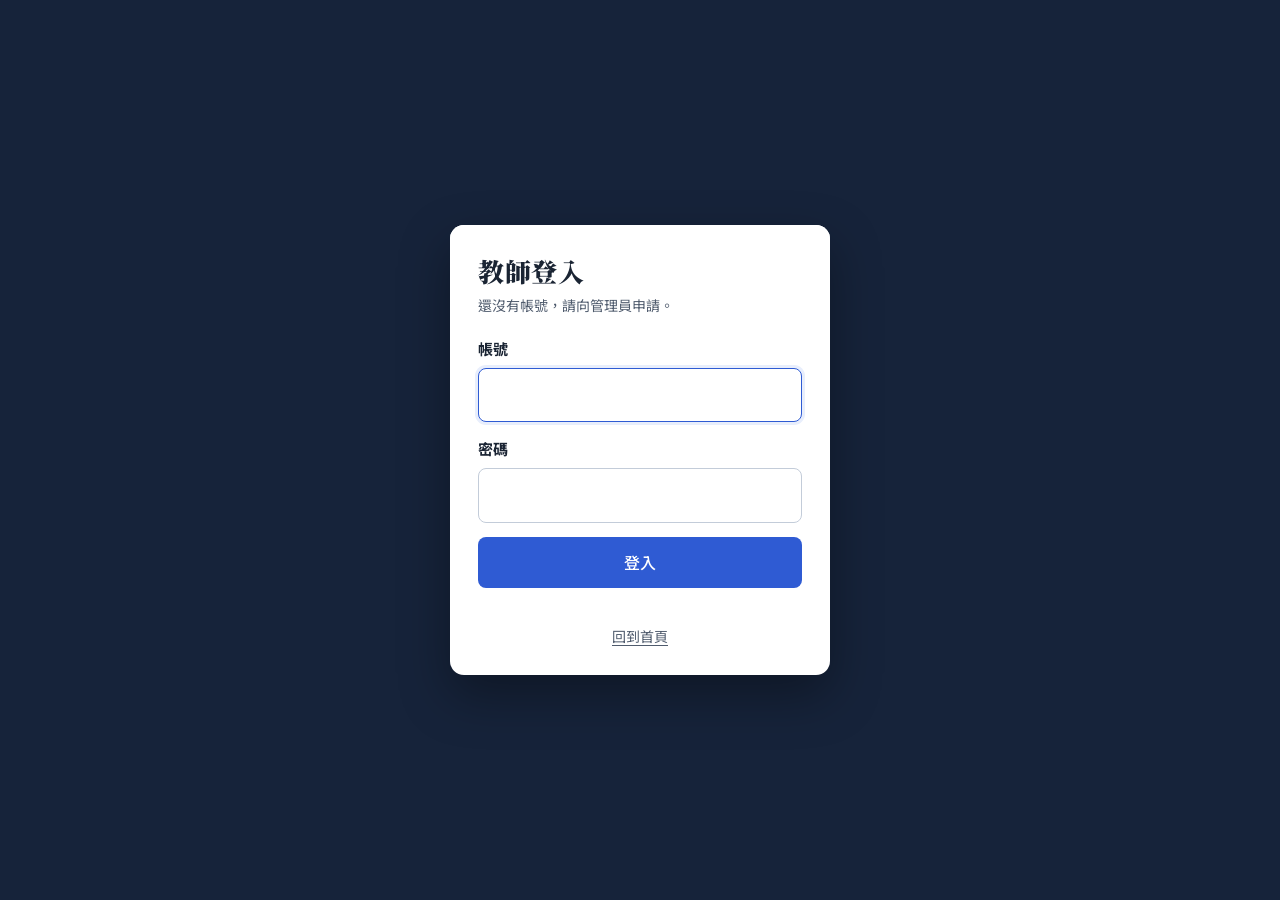
<file: rag.html>
<!DOCTYPE html>
<html lang="zh-Hant">
<head>
<meta charset="UTF-8">
<meta name="viewport" content="width=device-width, initial-scale=1">
  <link rel="icon" href="favicon.svg" type="image/svg+xml">
<title>教材庫與 AI 助理｜AI 課堂</title>
<link rel="preconnect" href="https://fonts.googleapis.com">
<link rel="preconnect" href="https://fonts.gstatic.com" crossorigin>
<link href="https://fonts.googleapis.com/css2?family=Noto+Sans+TC:wght@400;500;700&display=swap" rel="stylesheet">
<link rel="stylesheet" href="theme.css">
<script src="features.js"></script>
<script src="shell.js" defer></script>
<style>
  /* 顏色集中在這裡；要和其他頁面一致，只要改這幾個值 */
  :root {
    --brand-a: var(--blue);
    --brand-b: var(--purple);
    --ink-soft: var(--ink-2);
    --paper: var(--bg);
    --card: var(--surface);
    --review: #a86a12;
    --review-bg: #fdf3e1;
    --active: #23794f;
    --active-bg: #e3f4ea;
    --failed: #b83232;
    --failed-bg: #fbe6e6;
    --muted-bg: #eceef4;
    --radius-s: 6px;
    --radius-m: 12px;
  }

  * { box-sizing: border-box; }

  html, body { margin: 0; }

  body {
    font-family: var(--sans);
    font-size: 16px;
    line-height: 1.7;
    color: var(--ink);
    background: var(--paper);
  }

  button, input, textarea { font: inherit; color: inherit; }

  button { cursor: pointer; }

  :focus-visible {
    outline: 3px solid var(--yellow);
    outline-offset: 2px;
  }

  /* ---------- 頁首 ---------- */
  .top { padding: 36px 40px 0; }
  .top-inner { max-width: 1000px; margin: 0 auto; }
  .top .page-header { margin-bottom: 18px; }
  .top .line-tabs { margin-bottom: 0; }
  .top .line-tabs .tab[aria-selected="true"] { color: var(--ink); border-bottom-color: var(--blue); font-weight: 700; }
  main {
    max-width: 1080px;
    margin: 0 auto;
    padding: 24px 40px 40px;
  }

  [hidden] { display: none !important; }

  /* ---------- 共用按鈕與標籤 ---------- */

  .btn {
    border: 1px solid var(--line);
    background: var(--card);
    padding: 6px 14px;
    border-radius: var(--radius-s);
    font-size: 0.9375rem;
  }

  .btn:hover { border-color: var(--brand-a); }

  .btn-primary {
    background: var(--brand-a);
    border-color: var(--brand-a);
    color: #fff;
  }

  .btn-primary:hover { background: var(--blue-dark); border-color: var(--blue-dark); }

  .btn-danger { color: var(--failed); }

  .btn:disabled { opacity: 0.5; cursor: default; }

  .badge {
    display: inline-block;
    font-size: 0.8125rem;
    font-weight: 500;
    padding: 1px 10px;
    border-radius: 999px;
    white-space: nowrap;
  }

  .badge-REVIEW { color: var(--review); background: var(--review-bg); }
  .badge-ACTIVE { color: var(--active); background: var(--active-bg); }
  .badge-FAILED { color: var(--failed); background: var(--failed-bg); }
  .badge-ARCHIVED,
  .badge-DISABLED { color: var(--ink-soft); background: var(--muted-bg); }

  .toast {
    position: fixed;
    left: 50%;
    bottom: 24px;
    transform: translateX(-50%);
    background: var(--ink);
    color: #fff;
    padding: 10px 18px;
    border-radius: var(--radius-s);
    font-size: 0.9375rem;
    max-width: calc(100% - 32px);
    z-index: 50;
  }

  /* ---------- AI 助理 ---------- */

  .chat {
    display: flex;
    flex-direction: column;
    min-height: calc(100vh - 260px);
  }

  .chat-log {
    flex: 1;
    display: flex;
    flex-direction: column;
    gap: 18px;
    padding-bottom: 16px;
  }

  .chat-empty {
    padding: 32px 0 8px;
    max-width: 38em;
  }

  .chat-empty h2 {
    margin: 0 0 6px;
    font-size: 1.375rem;
  }

  .chat-empty p {
    margin: 0 0 18px;
    color: var(--ink-soft);
  }

  .suggestions {
    display: flex;
    flex-wrap: wrap;
    gap: 8px;
  }

  .suggestion {
    text-align: left;
    border: 1px dashed #b9bfe0;
    background: var(--card);
    border-radius: var(--radius-s);
    padding: 8px 12px;
    font-size: 0.9375rem;
    max-width: 100%;
  }

  .suggestion:hover { border-style: solid; border-color: var(--brand-a); }

  .msg { max-width: 44em; }

  .msg-user {
    align-self: flex-end;
    background: var(--brand-a);
    color: #fff;
    padding: 10px 14px;
    border-radius: var(--radius-m) var(--radius-m) 4px var(--radius-m);
    white-space: pre-wrap;
    overflow-wrap: anywhere;
  }

  .msg-ai {
    align-self: flex-start;
    width: 100%;
  }

  .msg-ai .bubble {
    background: var(--card);
    border: 1px solid var(--line);
    padding: 12px 16px;
    border-radius: var(--radius-m) var(--radius-m) var(--radius-m) 4px;
    white-space: pre-wrap;
    overflow-wrap: anywhere;
  }

  .msg-ai.pending .bubble { color: var(--ink-soft); }

  .msg-ai.error .bubble {
    border-color: #f0b4b4;
    background: var(--failed-bg);
    color: var(--failed);
  }

  .msg-meta {
    display: flex;
    flex-wrap: wrap;
    align-items: center;
    gap: 6px 8px;
    margin-top: 8px;
    font-size: 0.8125rem;
    color: var(--ink-soft);
  }

  /* 引用教材：像夾在書頁上的書籤 */
  .cite {
    border: 0;
    border-left: 4px solid var(--brand-b);
    background: var(--purple-soft);
    color: #4a3190;
    padding: 2px 10px 2px 8px;
    border-radius: 0 var(--radius-s) var(--radius-s) 0;
    font-size: 0.8125rem;
    max-width: 100%;
    overflow: hidden;
    text-overflow: ellipsis;
    white-space: nowrap;
  }

  .cite[aria-expanded="true"] {
    background: var(--brand-b);
    color: #fff;
  }

  .cite-excerpt {
    margin-top: 8px;
    border-left: 4px solid var(--brand-b);
    background: var(--card);
    padding: 10px 14px;
    font-size: 0.9375rem;
    color: var(--ink-soft);
    white-space: pre-wrap;
    overflow-wrap: anywhere;
  }

  .cite-excerpt strong {
    display: block;
    color: var(--ink);
    margin-bottom: 4px;
  }

  .no-source { color: var(--review); }

  .link-btn {
    border: 0;
    background: none;
    padding: 6px 2px; /* 手機上比較好點 */
    color: var(--brand-a);
    font-size: 0.8125rem;
    text-decoration: underline;
    text-underline-offset: 2px;
  }

  .composer {
    position: sticky;
    bottom: 0;
    background: var(--paper);
    padding: 12px 0 8px;
  }

  .composer-box {
    display: flex;
    gap: 8px;
    align-items: flex-end;
    background: var(--card);
    border: 1px solid var(--line);
    border-radius: var(--radius-m);
    padding: 8px;
  }

  .composer-box:focus-within { border-color: var(--brand-a); }

  .composer textarea {
    flex: 1;
    border: 0;
    resize: none;
    min-height: 44px;
    max-height: 200px;
    padding: 8px;
    background: transparent;
  }

  .composer textarea:focus { outline: none; }

  .composer-foot {
    display: flex;
    justify-content: space-between;
    gap: 12px;
    font-size: 0.8125rem;
    color: var(--ink-soft);
    margin-top: 6px;
  }

  /* ---------- 教材庫 ---------- */

  .drop {
    border: 2px dashed #b9bfe0;
    background: var(--card);
    border-radius: var(--radius-m);
    padding: 24px;
    text-align: center;
  }

  .drop.dragging {
    border-color: var(--brand-a);
    background: #eef0fe;
  }

  .drop p { margin: 0; }

  .drop .hint {
    margin-top: 6px;
    font-size: 0.875rem;
    color: var(--ink-soft);
  }

  .queue {
    list-style: none;
    margin: 12px 0 0;
    padding: 0;
    display: flex;
    flex-direction: column;
    gap: 6px;
  }

  .queue li {
    display: flex;
    justify-content: space-between;
    gap: 12px;
    background: var(--card);
    border: 1px solid var(--line);
    border-radius: var(--radius-s);
    padding: 8px 12px;
    font-size: 0.9375rem;
  }

  .queue .q-name { overflow-wrap: anywhere; }
  .queue .q-state { color: var(--ink-soft); white-space: nowrap; }
  .queue .q-ok { color: var(--active); }
  .queue .q-bad { color: var(--failed); white-space: normal; text-align: right; }

  .filters {
    display: flex;
    flex-wrap: wrap;
    gap: 6px;
    margin: 24px 0 12px;
  }

  .filter {
    border: 1px solid var(--line);
    background: var(--card);
    border-radius: 999px;
    padding: 3px 14px;
    font-size: 0.875rem;
  }

  .filter[aria-pressed="true"] {
    background: var(--ink);
    border-color: var(--ink);
    color: #fff;
  }

  .doc-list {
    background: var(--card);
    border: 1px solid var(--line);
    border-radius: var(--radius-m);
  }

  .doc {
    display: grid;
    grid-template-columns: 1fr auto;
    gap: 4px 16px;
    padding: 14px 18px;
    border-top: 1px solid var(--line);
  }

  .doc:first-child { border-top: 0; }

  .doc-title {
    font-weight: 700;
    overflow-wrap: anywhere;
  }

  .doc-meta {
    font-size: 0.875rem;
    color: var(--ink-soft);
  }

  .doc-error {
    grid-column: 1 / -1;
    font-size: 0.875rem;
    color: var(--failed);
  }

  .doc-side {
    display: flex;
    align-items: center;
    gap: 10px;
    grid-row: 1 / span 2;
    grid-column: 2;
  }

  .empty-note {
    padding: 28px 18px;
    text-align: center;
    color: var(--ink-soft);
  }

  /* ---------- 教材檢查面板 ---------- */

  .scrim {
    position: fixed;
    inset: 0;
    background: rgba(31, 35, 64, 0.35);
    z-index: 20;
  }

  .drawer {
    position: fixed;
    top: 0;
    right: 0;
    bottom: 0;
    width: min(640px, 100%);
    background: var(--paper);
    z-index: 30;
    display: flex;
    flex-direction: column;
    box-shadow: -8px 0 24px rgba(31, 35, 64, 0.18);
  }

  .drawer-head {
    display: flex;
    justify-content: space-between;
    align-items: flex-start;
    gap: 12px;
    padding: 16px 20px;
    background: var(--card);
    border-bottom: 1px solid var(--line);
  }

  .drawer-head h2 {
    margin: 0;
    font-size: 1.1875rem;
    overflow-wrap: anywhere;
  }

  .drawer-body {
    flex: 1;
    overflow-y: auto;
    padding: 16px 20px 32px;
  }

  .panel {
    background: var(--card);
    border: 1px solid var(--line);
    border-radius: var(--radius-m);
    padding: 14px 16px;
    margin-bottom: 16px;
  }

  .panel h3 {
    margin: 0 0 10px;
    font-size: 1rem;
  }

  .status-line {
    display: flex;
    flex-wrap: wrap;
    align-items: center;
    gap: 8px;
  }

  .status-help {
    margin: 8px 0 0;
    font-size: 0.875rem;
    color: var(--ink-soft);
  }

  .fields {
    display: grid;
    grid-template-columns: 1fr 1fr;
    gap: 10px;
  }

  .fields label {
    display: flex;
    flex-direction: column;
    font-size: 0.875rem;
    color: var(--ink-soft);
  }

  .fields label.wide { grid-column: 1 / -1; }

  .fields input {
    margin-top: 2px;
    border: 1px solid var(--line);
    border-radius: var(--radius-s);
    padding: 6px 10px;
    color: var(--ink);
  }

  .fields-actions {
    margin-top: 10px;
    text-align: right;
  }

  .chunks-head {
    display: flex;
    justify-content: space-between;
    align-items: baseline;
    margin: 20px 0 8px;
  }

  .chunks-head h3 { margin: 0; font-size: 1rem; }
  .chunks-head span { font-size: 0.875rem; color: var(--ink-soft); }

  .chunk {
    background: var(--card);
    border: 1px solid var(--line);
    border-radius: var(--radius-s);
    padding: 10px 14px;
    margin-bottom: 8px;
  }

  .chunk.is-disabled { background: #f7f7fa; }
  .chunk.is-disabled .chunk-text { color: #9a9db3; text-decoration: line-through; }

  .chunk-top {
    display: flex;
    justify-content: space-between;
    align-items: center;
    gap: 8px;
    font-size: 0.875rem;
  }

  .chunk-text {
    margin: 6px 0 0;
    font-size: 0.9375rem;
    white-space: pre-wrap;
    overflow-wrap: anywhere;
    display: -webkit-box;
    -webkit-line-clamp: 4;
    -webkit-box-orient: vertical;
    overflow: hidden;
  }

  .chunk.open .chunk-text {
    display: block;
    -webkit-line-clamp: unset;
  }

  @media (max-width: 640px) {
    .top { padding: 24px 18px 0; }
    main { padding: 16px 18px; }
    .doc { grid-template-columns: 1fr; }
    .doc-side { grid-column: 1; grid-row: auto; justify-content: space-between; }
    .fields { grid-template-columns: 1fr; }
    .composer-foot { flex-direction: column; gap: 2px; }
  }

  @media (prefers-reduced-motion: reduce) {
    * { scroll-behavior: auto !important; }
  }
</style>
</head>
<body>

<header class="top">
  <div class="top-inner">
    <div class="page-header">
      <div>
        <h1>教材庫與 AI 助理</h1>
        <p id="courseLine">上傳教材，讓 AI 助理根據你的教材回答</p>
      </div>
    </div>
    <div class="tabs line-tabs" role="tablist">
      <button class="tab" role="tab" id="tabChat" aria-controls="panelChat" aria-selected="true">AI 助理</button>
      <button class="tab" role="tab" id="tabLibrary" aria-controls="panelLibrary" aria-selected="false">教材庫</button>
    </div>
  </div>
</header>

<main>

  <!-- AI 助理 -->
  <section id="panelChat" role="tabpanel" aria-labelledby="tabChat" class="chat">

    <div id="chatLog" class="chat-log" aria-live="polite"></div>

    <form id="chatForm" class="composer">
      <div class="composer-box">
        <textarea id="chatInput" rows="1" maxlength="1500"
          placeholder="例如：根據教材，設計三個讓學生討論的問題"
          aria-label="要問 AI 助理的內容"></textarea>
        <button type="submit" class="btn btn-primary" id="sendButton">送出</button>
      </div>
      <div class="composer-foot">
        <span>Enter 送出，Shift + Enter 換行。對話只留在這個分頁，不會存到試算表。</span>
        <button type="button" class="link-btn" id="clearChat">清除對話</button>
      </div>
    </form>

  </section>

  <!-- 教材庫 -->
  <section id="panelLibrary" role="tabpanel" aria-labelledby="tabLibrary" hidden>

    <div id="dropZone" class="drop">
      <input type="file" id="fileInput" accept="application/pdf,.pdf" multiple hidden>
      <p><strong>把 PDF 拖到這裡</strong>，或
        <button type="button" class="btn" id="pickFile">選擇檔案</button></p>
      <p class="hint">每份 10 MB 以內，可以一次選多份。上傳後會自動轉成文字並切成段落，每份約 30 秒到 1 分鐘。</p>
    </div>

    <ul id="uploadQueue" class="queue"></ul>

    <div class="filters" id="filters"></div>

    <div id="docList" class="doc-list">
      <p class="empty-note">載入中……</p>
    </div>

  </section>

</main>

<!-- 教材檢查面板 -->
<div id="scrim" class="scrim" hidden></div>
<aside id="drawer" class="drawer" hidden role="dialog" aria-modal="true" aria-labelledby="drawerTitle">
  <div class="drawer-head">
    <h2 id="drawerTitle">教材</h2>
    <button type="button" class="btn" id="closeDrawer">關閉</button>
  </div>
  <div class="drawer-body" id="drawerBody"></div>
</aside>

<div id="toast" class="toast" hidden role="status"></div>

<script src="config.js"></script>
<script src="gas-bridge.js"></script>
<script src="teacher-auth.js"></script>
<script src="teacher-course.js"></script>
<script>
(function () {

  'use strict';

  /* =====================================================
     共用
  ===================================================== */

  const STATUS_TEXT = {
    REVIEW: '待檢查',
    ACTIVE: '使用中',
    ARCHIVED: '已封存',
    FAILED: '匯入失敗',
    DISABLED: '不使用'
  };

  const MAX_UPLOAD_BYTES = 10 * 1024 * 1024;

  function $(id) { return document.getElementById(id); }

  function escapeHtml(value) {
    return String(value == null ? '' : value)
      .replace(/&/g, '&amp;')
      .replace(/</g, '&lt;')
      .replace(/>/g, '&gt;')
      .replace(/"/g, '&quot;')
      .replace(/'/g, '&#39;');
  }

  // 把 google.script.run 包成 Promise
  function api(fn) {
    const args = Array.prototype.slice.call(arguments, 1);
    return new Promise(function (resolve, reject) {
      const runner = google.script.run
        .withSuccessHandler(resolve)
        .withFailureHandler(function (error) {
          reject(error instanceof Error ? error : new Error(String(error)));
        });
      runner[fn].apply(runner, args);
    });
  }

  let toastTimer = null;

  function toast(message) {
    const el = $('toast');
    el.textContent = message;
    el.hidden = false;
    clearTimeout(toastTimer);
    toastTimer = setTimeout(function () { el.hidden = true; }, 3500);
  }

  function badge(status) {
    return '<span class="badge badge-' + escapeHtml(status) + '">' +
      escapeHtml(STATUS_TEXT[status] || status || '未知') + '</span>';
  }

  /* =====================================================
     分頁切換
  ===================================================== */

  const TAB_KEY = 'aiclassroom_rag_tab';

  function showTab(name) {

    const isChat = name !== 'library';

    $('tabChat').setAttribute('aria-selected', String(isChat));
    $('tabLibrary').setAttribute('aria-selected', String(!isChat));
    $('panelChat').hidden = !isChat;
    $('panelLibrary').hidden = isChat;

    try { localStorage.setItem(TAB_KEY, isChat ? 'chat' : 'library'); } catch (e) { /* 忽略 */ }

    if (isChat) $('chatInput').focus();
  }

  $('tabChat').addEventListener('click', function () { showTab('chat'); });
  $('tabLibrary').addEventListener('click', function () { showTab('library'); });

  /* =====================================================
     AI 助理
  ===================================================== */

  // 每門課的對話分開存，換課程時不會帶到別門課的對話
  const CHAT_KEY_BASE = 'aiclassroom_rag_chat';

  function chatKey() {
    return CHAT_KEY_BASE + ':' + (window.TeacherCourse ? window.TeacherCourse.id() : '');
  }

  const SUGGESTIONS = [
    '根據教材，設計三個讓學生分組討論的開放式問題',
    '幫我整理教材中和「溝通與合作」有關的重點',
    '教材裡哪些段落提到核心素養？',
    '這個單元可以搭配什麼 15 分鐘的課堂活動？'
  ];

  // messages：{ role, text, citations, usedGeneralKnowledge, error }
  let messages = [];
  let sending = false;

  function saveChat() {
    try {
      sessionStorage.setItem(chatKey(), JSON.stringify(messages.slice(-40)));
    } catch (e) { /* 忽略 */ }
  }

  function loadChat() {
    try {
      const saved = JSON.parse(sessionStorage.getItem(chatKey()) || '[]');
      if (Array.isArray(saved)) messages = saved;
    } catch (e) {
      messages = [];
    }
  }

  function renderChat() {

    const log = $('chatLog');

    if (!messages.length) {
      log.innerHTML =
        '<div class="chat-empty">' +
          '<h2>今天要準備什麼？</h2>' +
          '<p>AI 助理會先查你在「教材庫」啟用的教材再回答，回答下方會列出引用的段落，方便你核對。</p>' +
          '<div class="suggestions">' +
            SUGGESTIONS.map(function (s) {
              return '<button type="button" class="suggestion">' + escapeHtml(s) + '</button>';
            }).join('') +
          '</div>' +
        '</div>';

      log.querySelectorAll('.suggestion').forEach(function (btn) {
        btn.addEventListener('click', function () {
          $('chatInput').value = btn.textContent;
          sendMessage();
        });
      });
      return;
    }

    log.innerHTML = messages.map(renderMessage).join('');

    log.querySelectorAll('.cite').forEach(function (btn) {
      btn.addEventListener('click', toggleCitation);
    });

    log.querySelectorAll('[data-copy]').forEach(function (btn) {
      btn.addEventListener('click', function () {
        const msg = messages[Number(btn.dataset.copy)];
        if (!msg) return;
        copyText(msg.text);
      });
    });

    window.scrollTo(0, document.body.scrollHeight);
  }

  function renderMessage(msg, index) {

    if (msg.role === 'user') {
      return '<div class="msg msg-user">' + escapeHtml(msg.text) + '</div>';
    }

    if (msg.pending) {
      return '<div class="msg msg-ai pending"><div class="bubble">正在查教材並整理回答……</div></div>';
    }

    if (msg.error) {
      return '<div class="msg msg-ai error"><div class="bubble">' + escapeHtml(msg.text) + '</div></div>';
    }

    const citations = Array.isArray(msg.citations) ? msg.citations : [];

    let meta = '';

    if (citations.length) {
      meta += '<span>引用教材</span>' + citations.map(function (c, i) {
        return '<button type="button" class="cite" aria-expanded="false" ' +
          'data-msg="' + index + '" data-cite="' + i + '" title="' + escapeHtml(c.title) + '">' +
          '[' + escapeHtml(c.ref) + '] ' + escapeHtml(c.title) + '</button>';
      }).join('');
    } else {
      meta += '<span class="no-source">這則回答沒有引用教材，請自行確認內容</span>';
    }

    meta += '<button type="button" class="link-btn" data-copy="' + index + '">複製回答</button>';

    return '<div class="msg msg-ai">' +
      '<div class="bubble">' + escapeHtml(msg.text) + '</div>' +
      '<div class="msg-meta">' + meta + '</div>' +
      '<div class="cite-slot" id="citeSlot' + index + '"></div>' +
    '</div>';
  }

  function toggleCitation(event) {

    const btn = event.currentTarget;
    const msgIndex = Number(btn.dataset.msg);
    const cite = messages[msgIndex].citations[Number(btn.dataset.cite)];
    const slot = $('citeSlot' + msgIndex);
    const opening = btn.getAttribute('aria-expanded') !== 'true';

    btn.parentNode.querySelectorAll('.cite').forEach(function (b) {
      b.setAttribute('aria-expanded', 'false');
    });

    if (!opening) {
      slot.innerHTML = '';
      return;
    }

    btn.setAttribute('aria-expanded', 'true');

    slot.innerHTML =
      '<div class="cite-excerpt">' +
        '<strong>' + escapeHtml(cite.title) + (cite.unit ? '｜' + escapeHtml(cite.unit) : '') + '</strong>' +
        escapeHtml(cite.excerpt) + (cite.excerpt.length >= 400 ? '……' : '') +
      '</div>';
  }

  function copyText(text) {
    if (navigator.clipboard && navigator.clipboard.writeText) {
      navigator.clipboard.writeText(text).then(
        function () { toast('已複製'); },
        function () { toast('無法複製，請手動選取文字'); }
      );
    } else {
      toast('這個瀏覽器不支援一鍵複製，請手動選取文字');
    }
  }

  function sendMessage() {

    const input = $('chatInput');
    const text = input.value.trim();

    if (!text || sending) return;

    // 只把成功的對話送回後端當作上下文
    const history = messages
      .filter(function (m) { return !m.error && !m.pending; })
      .map(function (m) { return { role: m.role, text: m.text }; });

    messages.push({ role: 'user', text: text });
    messages.push({ role: 'assistant', text: '', pending: true });

    input.value = '';
    autoGrow();
    setSending(true);
    renderChat();

    api('ragChat', text, history, window.TeacherCourse.id())
      .then(function (result) {
        messages[messages.length - 1] = {
          role: 'assistant',
          text: result.answer,
          citations: result.citations || [],
          usedGeneralKnowledge: !!result.usedGeneralKnowledge
        };
      })
      .catch(function (error) {
        messages[messages.length - 1] = {
          role: 'assistant',
          text: error.message || '發生錯誤，請再試一次',
          error: true
        };
      })
      .then(function () {
        setSending(false);
        saveChat();
        renderChat();
        input.focus();
      });
  }

  function setSending(value) {
    sending = value;
    $('sendButton').disabled = value;
    $('sendButton').textContent = value ? '回答中' : '送出';
  }

  function autoGrow() {
    const el = $('chatInput');
    el.style.height = 'auto';
    el.style.height = Math.min(el.scrollHeight, 200) + 'px';
  }

  $('chatForm').addEventListener('submit', function (event) {
    event.preventDefault();
    sendMessage();
  });

  $('chatInput').addEventListener('input', autoGrow);

  $('chatInput').addEventListener('keydown', function (event) {
    // 中文輸入法選字時按 Enter 不送出
    if (event.key === 'Enter' && !event.shiftKey && !event.isComposing) {
      event.preventDefault();
      sendMessage();
    }
  });

  $('clearChat').addEventListener('click', function () {
    if (sending) return;
    if (messages.length && !confirm('要清除目前的對話嗎？')) return;
    messages = [];
    saveChat();
    renderChat();
  });

  /* =====================================================
     教材庫：清單
  ===================================================== */

  const FILTERS = [
    { key: 'ALL', label: '全部' },
    { key: 'REVIEW', label: '待檢查' },
    { key: 'ACTIVE', label: '使用中' },
    { key: 'FAILED', label: '匯入失敗' },
    { key: 'ARCHIVED', label: '已封存' }
  ];

  let docs = [];
  let currentFilter = 'ALL';

  function loadDocs() {
    return api('ragListDocuments', window.TeacherCourse.id())
      .then(function (list) {
        docs = Array.isArray(list) ? list : [];
        renderDocs();
      })
      .catch(function (error) {
        $('docList').innerHTML = '<p class="empty-note">無法載入教材：' + escapeHtml(error.message) + '</p>';
      });
  }

  function renderDocs() {

    $('filters').innerHTML = FILTERS.map(function (f) {
      const count = f.key === 'ALL'
        ? docs.length
        : docs.filter(function (d) { return d.status === f.key; }).length;
      return '<button type="button" class="filter" data-filter="' + f.key + '" aria-pressed="' +
        (currentFilter === f.key) + '">' + f.label + ' ' + count + '</button>';
    }).join('');

    $('filters').querySelectorAll('.filter').forEach(function (btn) {
      btn.addEventListener('click', function () {
        currentFilter = btn.dataset.filter;
        renderDocs();
      });
    });

    const shown = docs.filter(function (d) {
      return currentFilter === 'ALL' || d.status === currentFilter;
    });

    if (!shown.length) {
      $('docList').innerHTML = '<p class="empty-note">' +
        (docs.length ? '這個分類沒有教材。' : '還沒有教材。上傳第一份 PDF，AI 助理就能根據它回答。') +
        '</p>';
      return;
    }

    $('docList').innerHTML = shown.map(function (d) {

      const where = [d.course, d.unit].filter(Boolean).join('／');
      const chunkText = d.chunks.total
        ? d.chunks.total + ' 段（使用中 ' + d.chunks.ACTIVE + '）'
        : '沒有段落';

      return '<div class="doc">' +
        '<div class="doc-title">' + escapeHtml(d.title) + '</div>' +
        '<div class="doc-side">' + badge(d.status) +
          '<button type="button" class="btn" data-open="' + escapeHtml(d.docId) + '">' +
            (d.status === 'REVIEW' ? '檢查' : '查看') + '</button>' +
        '</div>' +
        '<div class="doc-meta">' +
          escapeHtml(where || '未填科目與單元') + '｜' + chunkText + '｜' + escapeHtml(d.updatedAt) +
        '</div>' +
        (d.status === 'FAILED' && d.errorMessage
          ? '<div class="doc-error">' + escapeHtml(d.errorMessage) + '</div>'
          : '') +
      '</div>';
    }).join('');

    $('docList').querySelectorAll('[data-open]').forEach(function (btn) {
      btn.addEventListener('click', function () { openDrawer(btn.dataset.open); });
    });
  }

  /* =====================================================
     教材庫：上傳
  ===================================================== */

  let uploading = false;
  const queue = [];

  $('pickFile').addEventListener('click', function () { $('fileInput').click(); });

  $('fileInput').addEventListener('change', function (event) {
    addFiles(event.target.files);
    event.target.value = '';
  });

  const drop = $('dropZone');

  ['dragenter', 'dragover'].forEach(function (type) {
    drop.addEventListener(type, function (event) {
      event.preventDefault();
      drop.classList.add('dragging');
    });
  });

  ['dragleave', 'drop'].forEach(function (type) {
    drop.addEventListener(type, function (event) {
      event.preventDefault();
      drop.classList.remove('dragging');
    });
  });

  drop.addEventListener('drop', function (event) {
    addFiles(event.dataTransfer.files);
  });

  function addFiles(fileList) {

    Array.prototype.forEach.call(fileList || [], function (file) {

      const item = { file: file, state: '等待上傳', kind: '' };

      if (!/\.pdf$/i.test(file.name) && file.type !== 'application/pdf') {
        item.state = '不是 PDF，已略過';
        item.kind = 'bad';
        item.done = true;
      } else if (file.size > MAX_UPLOAD_BYTES) {
        item.state = '超過 10 MB，請分冊後再上傳';
        item.kind = 'bad';
        item.done = true;
      }

      queue.push(item);
    });

    renderQueue();
    processQueue();
  }

  function renderQueue() {
    $('uploadQueue').innerHTML = queue.map(function (item) {
      const cls = item.kind === 'ok' ? ' q-ok' : item.kind === 'bad' ? ' q-bad' : '';
      return '<li><span class="q-name">' + escapeHtml(item.file.name) + '</span>' +
        '<span class="q-state' + cls + '">' + escapeHtml(item.state) + '</span></li>';
    }).join('');
  }

  function readAsBase64(file) {
    return new Promise(function (resolve, reject) {
      const reader = new FileReader();
      reader.onload = function () { resolve(String(reader.result).split(',')[1] || ''); };
      reader.onerror = function () { reject(new Error('無法讀取檔案')); };
      reader.readAsDataURL(file);
    });
  }

  function processQueue() {

    if (uploading) return;

    const item = queue.find(function (q) { return !q.done; });

    if (!item) {
      loadDocs();
      return;
    }

    uploading = true;
    item.state = '上傳並轉換中……';
    renderQueue();

    readAsBase64(item.file)
      .then(function (data) { return api('ragUploadPdf', item.file.name, data, window.TeacherCourse.id()); })
      .then(function (result) {
        if (result.status === 'FAILED') {
          item.state = '匯入失敗：' + result.message;
          item.kind = 'bad';
        } else {
          item.state = '完成，共 ' + result.chunks + ' 段，請到清單檢查';
          item.kind = 'ok';
        }
      })
      .catch(function (error) {
        item.state = error.message;
        item.kind = 'bad';
      })
      .then(function () {
        item.done = true;
        uploading = false;
        renderQueue();
        processQueue();
      });
  }

  /* =====================================================
     教材庫：檢查面板
  ===================================================== */

  let detail = null;
  let lastFocus = null;

  function openDrawer(docId) {

    lastFocus = document.activeElement;

    $('drawerTitle').textContent = '載入中……';
    $('drawerBody').innerHTML = '';
    $('scrim').hidden = false;
    $('drawer').hidden = false;
    document.body.style.overflow = 'hidden';
    $('closeDrawer').focus();

    api('ragGetDocumentDetail', docId)
      .then(function (d) {
        detail = d;
        renderDrawer();
      })
      .catch(function (error) {
        $('drawerTitle').textContent = '無法開啟';
        $('drawerBody').innerHTML = '<p>' + escapeHtml(error.message) + '</p>';
      });
  }

  function closeDrawer() {
    $('scrim').hidden = true;
    $('drawer').hidden = true;
    document.body.style.overflow = '';
    detail = null;
    if (lastFocus) lastFocus.focus();
  }

  $('closeDrawer').addEventListener('click', closeDrawer);
  $('scrim').addEventListener('click', closeDrawer);

  document.addEventListener('keydown', function (event) {
    if (event.key === 'Escape' && !$('drawer').hidden) closeDrawer();
  });

  const STATUS_HELP = {
    REVIEW: '還沒開放給 AI 助理使用。請看過下方段落，把目錄、版權頁或亂碼設成「不使用」，再按「開始使用」。',
    ACTIVE: 'AI 助理回答時會參考這份教材中「使用中」的段落。',
    ARCHIVED: 'AI 助理不會讀到這份教材。資料仍保留，可以隨時恢復。',
    FAILED: '這份 PDF 沒有成功轉成文字。如果是掃描檔，可能需要先用有文字層的版本。'
  };

  function statusActions(status) {
    switch (status) {
      case 'REVIEW':
        return '<button type="button" class="btn btn-primary" data-status="ACTIVE">開始使用</button>' +
               '<button type="button" class="btn btn-danger" data-status="ARCHIVED">封存</button>';
      case 'ACTIVE':
        return '<button type="button" class="btn" data-status="REVIEW">暫停使用</button>' +
               '<button type="button" class="btn btn-danger" data-status="ARCHIVED">封存</button>';
      case 'ARCHIVED':
        return '<button type="button" class="btn" data-status="REVIEW">恢復為待檢查</button>';
      case 'FAILED':
        return '<button type="button" class="btn btn-primary" data-retry="1">重試匯入</button>' +
               '<button type="button" class="btn btn-danger" data-status="ARCHIVED">封存</button>';
      default:
        return '';
    }
  }

  function renderDrawer() {

    const d = detail;
    const activeCount = d.chunks.filter(function (c) { return c.status === 'ACTIVE'; }).length;

    $('drawerTitle').textContent = d.title;

    $('drawerBody').innerHTML =
      '<div class="panel">' +
        '<div class="status-line">' + badge(d.status) + statusActions(d.status) +
          (d.pdfUrl ? '<a class="link-btn" href="' + escapeHtml(d.pdfUrl) + '" target="_blank" rel="noopener">開啟原始 PDF</a>' : '') +
        '</div>' +
        '<p class="status-help">' + escapeHtml(STATUS_HELP[d.status] || '') + '</p>' +
        (d.errorMessage ? '<p class="status-help" style="color:var(--failed)">' + escapeHtml(d.errorMessage) + '</p>' : '') +
      '</div>' +

      '<form class="panel" id="infoForm">' +
        '<h3>教材資料</h3>' +
        '<div class="fields">' +
          '<label class="wide">教材名稱<input name="title" maxlength="100" required value="' + escapeHtml(d.title) + '"></label>' +
          '<label>科目<input name="course" maxlength="100" placeholder="例如：綜合活動" value="' + escapeHtml(d.course) + '"></label>' +
          '<label>單元<input name="unit" maxlength="100" placeholder="例如：第三單元 溝通與合作" value="' + escapeHtml(d.unit) + '"></label>' +
        '</div>' +
        '<div class="fields-actions"><button type="submit" class="btn">儲存教材資料</button></div>' +
      '</form>' +

      '<div class="chunks-head"><h3>段落內容</h3><span>共 ' + d.chunks.length + ' 段，使用中 ' + activeCount + ' 段</span></div>' +
      (d.chunks.length
        ? d.chunks.map(renderChunk).join('')
        : '<p class="empty-note">沒有段落。</p>');

    $('drawerBody').querySelectorAll('[data-status]').forEach(function (btn) {
      btn.addEventListener('click', function () { changeDocStatus(btn.dataset.status, btn); });
    });

    const retry = $('drawerBody').querySelector('[data-retry]');
    if (retry) retry.addEventListener('click', function () { retryDoc(retry); });

    $('infoForm').addEventListener('submit', saveInfo);

    $('drawerBody').querySelectorAll('[data-chunk-toggle]').forEach(function (btn) {
      btn.addEventListener('click', function () { toggleChunk(btn.dataset.chunkToggle, btn); });
    });

    $('drawerBody').querySelectorAll('[data-chunk-open]').forEach(function (btn) {
      btn.addEventListener('click', function () {
        const box = btn.closest('.chunk');
        const open = box.classList.toggle('open');
        btn.textContent = open ? '收合' : '展開全文';
      });
    });
  }

  function renderChunk(c) {

    const disabled = c.status === 'DISABLED';

    return '<div class="chunk' + (disabled ? ' is-disabled' : '') + '">' +
      '<div class="chunk-top">' +
        '<span>第 ' + c.chunkIndex + ' 段 ' + badge(c.status) + '</span>' +
        '<span>' +
          '<button type="button" class="link-btn" data-chunk-open="1">展開全文</button>　' +
          '<button type="button" class="link-btn" data-chunk-toggle="' + escapeHtml(c.chunkId) + '">' +
            (disabled ? '恢復使用' : '不使用這段') + '</button>' +
        '</span>' +
      '</div>' +
      '<p class="chunk-text">' + escapeHtml(c.content) + '</p>' +
    '</div>';
  }

  function refreshDrawer() {
    if (!detail) return Promise.resolve();
    return api('ragGetDocumentDetail', detail.docId).then(function (d) {
      detail = d;
      renderDrawer();
    });
  }

  function changeDocStatus(status, btn) {

    if (status === 'ARCHIVED' && !confirm('封存後 AI 助理不會再讀到這份教材，確定要封存嗎？')) return;

    btn.disabled = true;

    api('ragSetDocumentStatus', detail.docId, status)
      .then(function (result) {
        toast(status === 'ACTIVE'
          ? '已開始使用' + (result.activatedChunks ? '，啟用 ' + result.activatedChunks + ' 段' : '')
          : '已改為「' + STATUS_TEXT[status] + '」');
        return Promise.all([refreshDrawer(), loadDocs()]);
      })
      .catch(function (error) {
        btn.disabled = false;
        toast(error.message);
      });
  }

  function retryDoc(btn) {

    btn.disabled = true;
    btn.textContent = '重新匯入中……';

    const oldId = detail.docId;

    api('ragRetryDocument', oldId)
      .then(function (result) {
        toast(result.status === 'FAILED' ? '仍然失敗：' + result.message : '匯入成功，共 ' + result.chunks + ' 段');
        return loadDocs().then(function () { openDrawer(result.docId); });
      })
      .catch(function (error) {
        btn.disabled = false;
        btn.textContent = '重試匯入';
        toast(error.message);
      });
  }

  function saveInfo(event) {

    event.preventDefault();

    const form = event.currentTarget;
    const button = form.querySelector('button[type="submit"]');

    button.disabled = true;

    api('ragUpdateDocumentInfo', detail.docId, {
      // form.title 是表單本身的屬性，要用 elements 取欄位
      title: form.elements.title.value,
      course: form.elements.course.value,
      unit: form.elements.unit.value
    })
      .then(function () {
        toast('已儲存教材資料');
        return Promise.all([refreshDrawer(), loadDocs()]);
      })
      .catch(function (error) {
        button.disabled = false;
        toast(error.message);
      });
  }

  function toggleChunk(chunkId, btn) {

    const chunk = detail.chunks.find(function (c) { return c.chunkId === chunkId; });
    if (!chunk) return;

    // 恢復時：教材使用中就直接使用，否則回到待檢查
    const next = chunk.status === 'DISABLED'
      ? (detail.status === 'ACTIVE' ? 'ACTIVE' : 'REVIEW')
      : 'DISABLED';

    btn.disabled = true;

    api('ragSetChunkStatus', chunkId, next)
      .then(function () {
        chunk.status = next;
        const scroll = $('drawerBody').scrollTop;
        renderDrawer();
        $('drawerBody').scrollTop = scroll;
        loadDocs();
      })
      .catch(function (error) {
        btn.disabled = false;
        toast(error.message);
      });
  }

  /* =====================================================
     啟動
  ===================================================== */

  function start() {

    loadChat();
    renderChat();

    let tab = 'chat';
    try { tab = localStorage.getItem(TAB_KEY) || 'chat'; } catch (e) { /* 忽略 */ }
    showTab(tab);

    loadDocs();
  }

  // 教材和 AI 助理都只用目前課程的教材
  window.TeacherCourse.ready(function (ctx) {
    $('courseLine').textContent = ctx.course
      ? '目前課程：' + ctx.course.name + '。AI 助理只會參考這門課的教材。'
      : '還沒有課程，請先到「課程管理」建立';
    start();
  });

})();
</script>
</body>
</html>
</file>
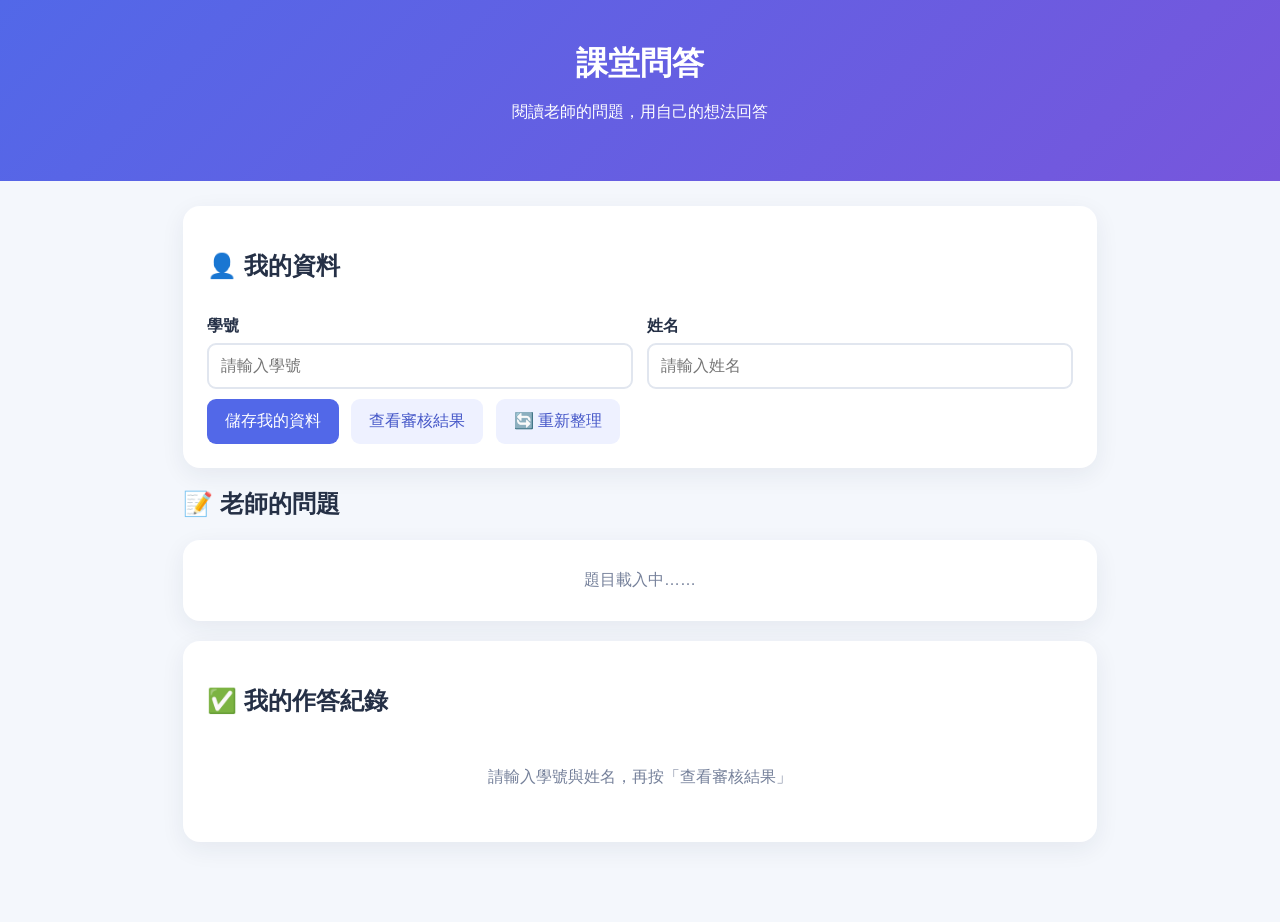
<file: Student.html>
<!DOCTYPE html>
<html lang="zh-Hant">
<head>
  <base target="_top">
  <meta charset="UTF-8">
  <meta name="viewport" content="width=device-width, initial-scale=1">
  <title>課堂問答系統</title>

  <script src="config.js"></script>
  <script src="gas-bridge.js"></script>

  <style>
    :root {
      --primary: #5268e8;
      --primary-dark: #4053c8;
      --bg: #f4f7fc;
      --text: #253046;
      --muted: #75809a;
      --green: #168c56;
      --red: #df5050;
      --border: #e1e6ef;
    }

    * { box-sizing: border-box; }

    body {
      margin: 0;
      font-family: "Microsoft JhengHei", "PingFang TC", "Noto Sans TC", sans-serif;
      background: var(--bg);
      color: var(--text);
    }

    header {
      padding: 42px 20px;
      color: white;
      text-align: center;
      background: linear-gradient(135deg, #5268e8, #7756dc);
    }

    header h1 { margin: 0 0 8px; }

    .container { max-width: 950px; margin: auto; padding: 25px 18px 60px; }

    .card {
      background: white;
      border-radius: 17px;
      padding: 24px;
      margin-bottom: 20px;
      box-shadow: 0 7px 24px rgba(27, 39, 70, .07);
    }

    .student-grid { display: grid; grid-template-columns: 1fr 1fr; gap: 14px; }

    label { display: block; margin: 14px 0 6px; font-weight: bold; }

    input, textarea {
      width: 100%;
      padding: 12px;
      border: 2px solid var(--border);
      border-radius: 9px;
      font-size: 16px;
      font-family: inherit;
    }

    textarea { min-height: 150px; resize: vertical; line-height: 1.7; }

    button {
      border: 0;
      padding: 12px 18px;
      background: var(--primary);
      color: white;
      border-radius: 9px;
      cursor: pointer;
      font-size: 16px;
      margin-top: 10px;
      font-family: inherit;
    }

    button:hover { background: var(--primary-dark); }
    button:disabled { opacity: .55; cursor: not-allowed; }

    .secondary { background: #eef1ff; color: #4557c8; margin-left: 8px; }
    .secondary:hover { background: #e2e7ff; }

    .question-title { color: #4354c0; font-size: 22px; font-weight: bold; margin-bottom: 8px; }

    .question-content {
      background: #f7f8fc;
      padding: 17px;
      border-radius: 11px;
      white-space: pre-wrap;
      line-height: 1.8;
      margin: 15px 0;
    }

    .meta { color: var(--muted); font-size: 14px; }

    .message { margin-top: 12px; font-weight: bold; }
    .success { color: var(--green); }
    .error { color: var(--red); }

    .empty { text-align: center; color: var(--muted); padding: 30px; }

    .result-item { border: 1px solid var(--border); border-radius: 12px; padding: 17px; margin: 12px 0; }

    .status {
      display: inline-block;
      background: #edf0ff;
      color: #485bd1;
      padding: 4px 10px;
      border-radius: 999px;
      font-size: 13px;
    }

    .feedback {
      background: #f6f8fb;
      padding: 13px;
      border-radius: 9px;
      white-space: pre-wrap;
      margin-top: 10px;
    }

    @media (max-width: 700px) {
      .student-grid { grid-template-columns: 1fr; }
      .secondary { margin-left: 0; }
      button { width: 100%; }
    }
  </style>
</head>

<body>

<header>
  <h1>課堂問答</h1>
  <p>閱讀老師的問題，用自己的想法回答</p>
</header>

<main class="container">

  <section class="card">
    <h2>👤 我的資料</h2>

    <div class="student-grid">
      <div>
        <label for="studentId">學號</label>
        <input id="studentId" autocomplete="username" placeholder="請輸入學號">
      </div>

      <div>
        <label for="name">姓名</label>
        <input id="name" autocomplete="name" placeholder="請輸入姓名">
      </div>
    </div>

    <button type="button" onclick="saveIdentity()">儲存我的資料</button>
    <button type="button" class="secondary" onclick="loadMyResults()">查看審核結果</button>
    <button type="button" class="secondary" onclick="refreshStudentPage()">🔄 重新整理</button>
  </section>

  <section>
    <h2>📝 老師的問題</h2>
    <div id="questionList">
      <div class="card empty">題目載入中……</div>
    </div>
  </section>

  <section class="card">
    <h2>✅ 我的作答紀錄</h2>
    <div id="myResults">
      <div class="empty">請輸入學號與姓名，再按「查看審核結果」</div>
    </div>
  </section>

</main>


<script>

  document.addEventListener('DOMContentLoaded', function() {
    restoreIdentity();
    loadQuestions();
  });


  function refreshStudentPage() {

    loadQuestions();

    const identity = getIdentity();

    if (identity.studentId && identity.name) {
      loadMyResults();
    }
  }


  function getIdentity() {
    return {
      studentId: document.getElementById('studentId').value.trim(),
      name: document.getElementById('name').value.trim()
    };
  }


  function saveIdentity() {

    const data = getIdentity();

    if (!data.studentId || !data.name) {
      alert('請完整填寫學號與姓名');
      return;
    }

    localStorage.setItem('classroom_identity', JSON.stringify(data));
    alert('學生資料已儲存');
  }


  function restoreIdentity() {

    const saved = localStorage.getItem('classroom_identity');

    if (!saved) {
      return;
    }

    try {
      const data = JSON.parse(saved);
      document.getElementById('studentId').value = data.studentId || '';
      document.getElementById('name').value = data.name || '';
    } catch (error) {
      console.log(error);
    }
  }


  function loadQuestions() {

    const list = document.getElementById('questionList');
    list.innerHTML = '<div class="card empty">題目載入中……</div>';

    google.script.run
      .withSuccessHandler(renderQuestions)
      .withFailureHandler(function(error) {
        list.innerHTML =
          '<div class="card error">題目讀取失敗：' + escapeHtml(error.message) + '</div>';
      })
      .getPublishedQuestions();
  }


  function renderQuestions(questions) {

    const list = document.getElementById('questionList');

    if (!questions || questions.length === 0) {
      list.innerHTML = '<div class="card empty">老師目前沒有發布題目。</div>';
      return;
    }

    list.innerHTML = '';

    questions.forEach(function(q) {

      const card = document.createElement('div');
      card.className = 'card';

      card.innerHTML = `
        <div class="question-title">${escapeHtml(q.title)}</div>
        <div class="meta">配分：${escapeHtml(q.points)} 分</div>
        <div class="question-content">${escapeHtml(q.content)}</div>

        <label for="answer_${q.id}">我的回答</label>
        <textarea id="answer_${q.id}" placeholder="請在這裡輸入你的回答……"></textarea>

        <button type="button" id="submit_${q.id}" onclick="submitAnswer('${q.id}')">送出回答</button>

        <div id="message_${q.id}" class="message"></div>
      `;

      list.appendChild(card);
    });
  }


  function submitAnswer(questionId) {

    const identity = getIdentity();

    if (!identity.studentId || !identity.name) {
      alert('請先輸入學號與姓名');
      return;
    }

    const answer = document.getElementById('answer_' + questionId).value.trim();

    if (!answer) {
      alert('請先輸入回答');
      return;
    }

    localStorage.setItem('classroom_identity', JSON.stringify(identity));

    const button = document.getElementById('submit_' + questionId);
    const message = document.getElementById('message_' + questionId);

    button.disabled = true;
    button.textContent = '送出中……';
    message.textContent = '';

    google.script.run
      .withSuccessHandler(function(result) {
        button.disabled = false;
        button.textContent = '重新送出';
        message.className = 'message success';
        message.textContent = result.updated ? '✓ 回答已更新' : '✓ 回答已送出';
      })
      .withFailureHandler(function(error) {
        button.disabled = false;
        button.textContent = '送出回答';
        message.className = 'message error';
        message.textContent = '送出失敗：' + error.message;
      })
      .submitAnswer({
        studentId: identity.studentId,
        name: identity.name,
        questionId: questionId,
        answer: answer
      });
  }


  function loadMyResults() {

    const identity = getIdentity();

    if (!identity.studentId || !identity.name) {
      alert('請先輸入學號與姓名');
      return;
    }

    const box = document.getElementById('myResults');
    box.innerHTML = '<div class="empty">讀取中……</div>';

    google.script.run
      .withSuccessHandler(renderMyResults)
      .withFailureHandler(function(error) {
        box.innerHTML = '<div class="error">' + escapeHtml(error.message) + '</div>';
      })
      .getStudentResults(identity);
  }


  function renderMyResults(results) {

    const box = document.getElementById('myResults');

    if (!results || results.length === 0) {
      box.innerHTML = '<div class="empty">找不到你的作答紀錄。</div>';
      return;
    }

    box.innerHTML = '';

    results.forEach(function(item) {

      const div = document.createElement('div');
      div.className = 'result-item';

      let reviewHtml = '';

      if (item.status === '已通過' || item.status === '退回修改') {

        const scoreText =
          item.teacherScore !== '' && item.teacherScore != null
            ? escapeHtml(item.teacherScore) + ' / ' + escapeHtml(item.points)
            : '尚未給分';

        reviewHtml = `
          <p><strong>教師分數：</strong>${scoreText}</p>
          <div class="feedback">
            <strong>教師評語</strong><br><br>
            ${escapeHtml(item.teacherFeedback || '老師尚未留下評語')}
          </div>
        `;

      } else {

        reviewHtml = '<p>老師目前正在審核這份回答。</p>';
      }

      div.innerHTML = `
        <h3>${escapeHtml(item.title)}</h3>
        <div class="status">${escapeHtml(item.status)}</div>

        <p><strong>我的回答</strong></p>
        <div class="feedback">${escapeHtml(item.answer)}</div>

        <p class="meta">送出時間：${escapeHtml(item.submittedAt)}</p>

        ${reviewHtml}
      `;

      box.appendChild(div);
    });
  }


  function escapeHtml(value) {
    return String(value == null ? '' : value)
      .replace(/&/g, '&amp;')
      .replace(/</g, '&lt;')
      .replace(/>/g, '&gt;')
      .replace(/"/g, '&quot;')
      .replace(/'/g, '&#39;');
  }

</script>

</body>
</html>
</file>
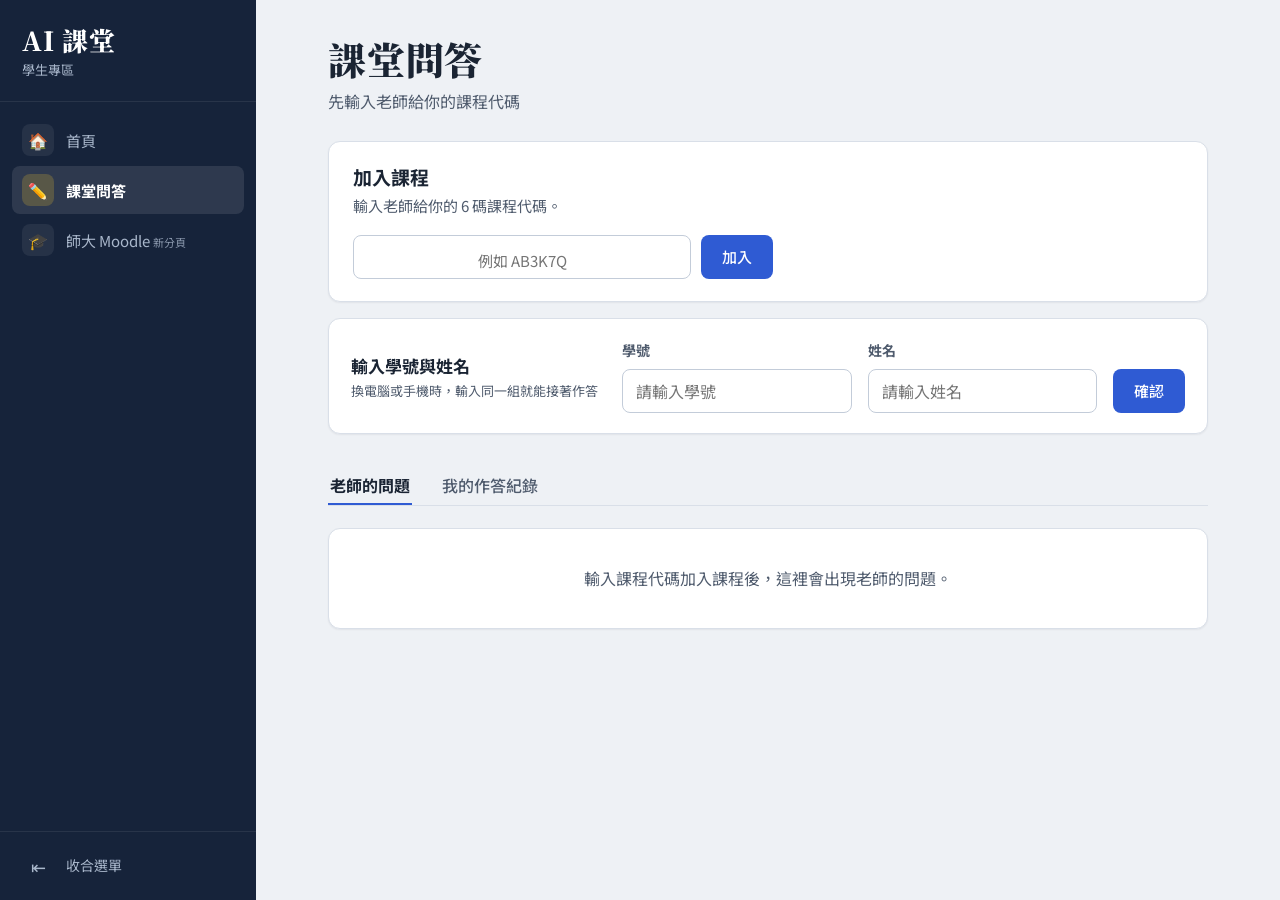
<file: student.html>
<!DOCTYPE html>
<html lang="zh-Hant">
<head>
  <base target="_top">
  <meta charset="UTF-8">
  <meta name="viewport" content="width=device-width, initial-scale=1">
  <link rel="icon" href="favicon.svg" type="image/svg+xml">
  <title>課堂問答｜AI 課堂</title>

  <script src="config.js"></script>
  <script src="gas-bridge.js"></script>

  <link rel="stylesheet" href="theme.css">
  <script src="features.js"></script>
  <script src="shell.js" defer></script>

  <style>
    :root { --page-width: 960px; }

    .card {
      background: var(--surface);
      border: 1px solid var(--line);
      border-radius: var(--radius);
      box-shadow: var(--shadow);
      padding: 22px 24px;
      margin-bottom: 16px;
    }

    label { display: block; margin: 0 0 6px; font-weight: 700; font-size: 14px; color: var(--ink-2); }

    .visually-hidden {
      position: absolute !important;
      width: 1px; height: 1px;
      overflow: hidden;
      clip: rect(0 0 0 0);
      white-space: nowrap;
    }

    input, textarea {
      width: 100%;
      padding: 10px 13px;
      border: 1px solid var(--line-strong);
      border-radius: var(--radius-s);
      background: var(--surface);
      font: inherit;
      font-size: 16px;
      color: var(--ink);
    }

    input { height: 44px; }

    input:focus, textarea:focus {
      outline: none;
      border-color: var(--blue);
      box-shadow: 0 0 0 3px var(--blue-soft);
    }

    textarea { min-height: 170px; resize: vertical; line-height: 1.8; }

    button {
      border: 1px solid transparent;
      padding: 0 20px;
      height: 44px;
      background: var(--blue);
      color: #fff;
      border-radius: var(--radius-s);
      cursor: pointer;
      font: inherit;
      font-size: 15px;
      font-weight: 500;
      white-space: nowrap;
      transition: background .15s;
    }

    button:hover { background: var(--blue-dark); }
    button:disabled { opacity: .55; cursor: not-allowed; }

    .secondary { background: var(--surface); color: var(--ink); border-color: var(--line-strong); }
    .secondary:hover { background: var(--surface-2); }

    /* ---------- 我的資料（橫條） ---------- */
    .identity { padding: 20px 22px; margin-bottom: 28px; }

    .identity-form {
      display: grid;
      grid-template-columns: auto 1fr 1fr auto;
      gap: 16px;
      align-items: end;
    }

    .identity-signed { display: flex; align-items: center; gap: 14px; flex-wrap: wrap; }

    .avatar {
      flex: none;
      width: 46px;
      height: 46px;
      display: grid;
      place-items: center;
      border-radius: 50%;
      background: var(--blue);
      color: #fff;
      font-size: 19px;
      font-weight: 700;
    }

    .signed-text { flex: 1; min-width: 160px; }
    .signed-text strong { display: block; font-size: 18px; line-height: 1.4; }
    .signed-text span { display: block; font-size: 14px; color: var(--ink-2); }

    /* 題目卡上「我交過的答案」 */
    .mine {
      margin: 0 0 12px;
      padding: 9px 13px;
      border-radius: var(--radius-s);
      background: var(--green-soft);
      color: var(--green);
      font-size: 14px;
      font-weight: 700;
      line-height: 1.6;
    }

    .mine.passed { background: var(--blue-soft); color: var(--blue-dark); }
    .mine.returned { background: var(--orange-soft); color: var(--orange); }

    .mine-feedback {
      display: block;
      margin-top: 6px;
      padding-top: 6px;
      border-top: 1px solid rgba(0, 0, 0, .08);
      color: var(--ink);
      font-weight: 400;
      white-space: pre-wrap;
    }

    .identity-head { align-self: center; padding-right: 8px; }
    .identity-head strong { display: block; font-size: 17px; }
    .identity-head span { display: block; font-size: 13px; color: var(--ink-2); line-height: 1.5; }

    .identity-actions { display: flex; gap: 8px; }

    .icon-button { width: 44px; padding: 0; font-size: 17px; }

    /* ---------- 分頁 ---------- */
    [hidden] { display: none !important; }

    /* ---------- 題目卡 ---------- */
    .q-card { padding: 0; overflow: hidden; }

    .q-head {
      display: flex;
      align-items: flex-start;
      gap: 14px;
      padding: 22px 24px 0;
    }

    .q-num {
      flex: 0 0 36px;
      height: 36px;
      display: grid;
      place-items: center;
      border-radius: 50%;
      background: var(--blue-soft);
      color: var(--blue-dark);
      font-weight: 700;
    }

    .q-titles { flex: 1; min-width: 0; }

    .question-title {
      font-family: var(--serif);
      font-size: 22px;
      font-weight: 700;
      line-height: 1.4;
    }

    .points {
      flex: none;
      padding: 3px 12px;
      border-radius: 999px;
      background: var(--surface-2);
      border: 1px solid var(--line);
      font-size: 13px;
      color: var(--ink-2);
      white-space: nowrap;
    }

    .question-content {
      margin: 14px 24px 0 74px;
      white-space: pre-wrap;
      line-height: 1.9;
      font-size: 17px;
    }

    .q-answer {
      margin-top: 20px;
      padding: 18px 24px 20px;
      background: var(--surface-2);
      border-top: 1px solid var(--line);
    }

    .q-foot {
      display: flex;
      align-items: center;
      justify-content: space-between;
      gap: 12px;
      margin-top: 12px;
    }

    .q-foot .message { margin: 0; }

    /* ---------- 截止時間 ---------- */
    /* 標題下方：截止時間、繳交人數 */
    .q-meta { display: flex; flex-wrap: wrap; gap: 6px; margin-top: 6px; }
    .q-meta .q-due { margin-top: 0; }

    .q-count {
      display: inline-block;
      padding: 2px 10px;
      border-radius: 999px;
      background: var(--surface-2);
      border: 1px solid var(--line);
      font-size: 13px;
      color: var(--ink-2);
    }

    .q-count b { color: var(--ink); margin: 0 2px; }

    /* 還沒交的提醒 */
    .nudge {
      margin: 0 0 12px;
      padding: 9px 13px;
      border-radius: var(--radius-s);
      background: var(--blue-soft);
      color: var(--blue-dark);
      font-size: 14px;
      font-weight: 700;
      line-height: 1.6;
    }

    .nudge.urgent { background: var(--orange-soft); color: var(--orange); }

    /* 題目上方：還有幾題沒交 */
    .todo-banner {
      display: flex;
      align-items: center;
      gap: 14px;
      flex-wrap: wrap;
      padding: 14px 18px;
      margin-bottom: 16px;
      background: var(--surface);
      border: 1px solid var(--line);
      border-left: 5px solid var(--blue);
      border-radius: var(--radius);
      box-shadow: var(--shadow);
    }

    .todo-banner.urgent { border-left-color: var(--orange); background: #fffaf3; }
    .todo-banner.done { border-left-color: var(--green); }

    .todo-text { flex: 1; min-width: 220px; }
    .todo-text strong { display: block; font-size: 17px; line-height: 1.5; }
    .todo-text span { display: block; font-size: 14px; color: var(--ink-2); }
    .todo-banner.urgent .todo-text strong { color: var(--orange); }
    .todo-banner.done .todo-text strong { color: var(--green); }
    .todo-banner button { height: 38px; }

    .q-card.highlight { box-shadow: 0 0 0 3px var(--yellow); transition: box-shadow .3s; }

    /* ---------- 題型 ---------- */
    .purpose-tag { display: inline-block; margin-right: 8px; padding: 1px 9px; border-radius: 999px; font-size: 12px; font-weight: 700; vertical-align: 3px; }
    .purpose-tag.class { background: #ecfdf5; color: #047857; }
    .purpose-tag.homework { background: #fff4e5; color: #b45309; }
    .purpose-filter { display: flex; flex-wrap: wrap; gap: 8px; margin: 0 0 14px; }
    .purpose-filter[hidden] { display: none; }
    .purpose-filter button { height: auto; min-height: 36px; padding: 6px 14px; border-radius: 999px; background: var(--surface); color: var(--text); border: 1px solid var(--line); font-weight: 600; margin: 0; }
    .purpose-filter button[aria-pressed="true"] { background: var(--blue); color: #fff; border-color: var(--blue); }
    #questionList[data-show="class"] .q-card[data-purpose="homework"],
    #questionList[data-show="homework"] .q-card[data-purpose="class"] { display: none; }
    .type-tag { display: inline-block; margin-left: 8px; padding: 1px 8px; border-radius: 999px; background: var(--blue-soft); color: var(--blue-dark); font-size: 12px; font-weight: 700; vertical-align: 3px; }
    fieldset.typed { border: 1px solid var(--line); border-radius: var(--radius-s); padding: 10px 14px 12px; margin: 12px 0 0; min-width: 0; }
    fieldset.typed legend { padding: 0 6px; font-weight: 700; font-size: 14px; }
    fieldset.typed[disabled] { opacity: .6; }
    .choice { display: flex; align-items: center; gap: 10px; margin: 6px 0 0; padding: 10px 12px; min-height: 44px; border: 1px solid var(--line); border-radius: var(--radius-s); font-weight: 400; cursor: pointer; background: var(--surface); }
    .choice input { width: 20px; height: 20px; margin: 0; flex: none; }
    .choice .letter { font-weight: 700; color: var(--blue-dark); }
    .choice:has(input:checked) { border-color: var(--blue); background: var(--blue-soft); }
    .tf { display: flex; gap: 10px; flex-wrap: wrap; }
    .tf legend { width: 100%; }
    .tf .choice { flex: 1 1 120px; justify-content: center; }
    .tf .big { font-size: 24px; font-weight: 700; }
    .blank { display: flex; align-items: center; gap: 8px; margin: 8px 0 0; font-weight: 400; }
    .blank span { flex: none; font-weight: 700; }
    .blank input { margin: 0; }
    .match { display: grid; grid-template-columns: minmax(0, 1fr) auto minmax(0, 1.2fr); gap: 8px; align-items: center; margin: 8px 0 0; font-weight: 400; }
    .match select { margin: 0; min-width: 0; }
    .match .left { font-weight: 700; }
    .q-images { display: flex; flex-wrap: wrap; gap: 10px; margin-top: 12px; }
    .q-image { flex: 1 1 220px; max-width: 100%; min-height: 80px; display: grid; place-items: center; border-radius: var(--radius-s); background: var(--surface-2); color: var(--ink-2); font-size: 13px; overflow: hidden; }
    .q-image img { display: block; max-width: 100%; max-height: 420px; object-fit: contain; cursor: zoom-in; }
    .image-zoom { position: fixed; inset: 0; z-index: 100; background: rgba(0, 0, 0, .85); display: grid; place-items: center; padding: 16px; cursor: zoom-out; }
    .image-zoom[hidden] { display: none; }
    .image-zoom img { max-width: 100%; max-height: 100%; }
    textarea.short-answer { min-height: 80px; }
    .mark-ok { color: var(--green); font-weight: 700; }
    .mark-no { color: var(--red); font-weight: 700; }

    /* ---------- 展開／收合 ---------- */
    details.q-card > summary, details.result-item > summary { list-style: none; cursor: pointer; }
    details.q-card > summary::-webkit-details-marker, details.result-item > summary::-webkit-details-marker { display: none; }
    details.q-card > summary { padding-bottom: 20px; }
    details.q-card[open] > summary { padding-bottom: 0; }
    .chev { flex: none; align-self: center; width: 28px; height: 28px; display: grid; place-items: center; border-radius: 50%;
      color: var(--ink-2); transition: transform .2s; }
    .chev::before { content: '▾'; font-size: 16px; }
    details[open] > summary .chev { transform: rotate(180deg); }
    summary:focus-visible { outline: 3px solid var(--blue); outline-offset: -3px; }
    .q-side { flex: none; display: flex; flex-direction: column; align-items: flex-end; gap: 6px; }

    /* 每一題的狀態 */
    .q-state { display: inline-block; padding: 2px 10px; border-radius: 999px; font-size: 13px; font-weight: 700; white-space: nowrap;
      background: var(--blue-soft); color: var(--blue-dark); }
    .q-state[data-state="todo"] { background: var(--blue-soft); color: var(--blue-dark); }
    .q-state[data-state="urgent"], .q-state[data-state="returned"] { background: var(--orange-soft); color: var(--orange); }
    .q-state[data-state="done"] { background: var(--surface-2); color: var(--ink-2); border: 1px solid var(--line); }
    .q-state[data-state="passed"] { background: var(--green-soft); color: var(--green); }
    .q-state[data-state="missed"] { background: var(--red-soft); color: var(--red); }

    /* 我的繳交情況：每一題一顆，點了跳過去 */
    .my-status { margin-top: 12px; display: flex; flex-wrap: wrap; gap: 8px; width: 100%; }
    .my-status button { display: inline-flex; align-items: center; gap: 6px; height: auto; min-height: 36px; padding: 4px 12px 4px 6px;
      background: var(--surface); color: var(--ink); border: 1px solid var(--line-strong); border-radius: 999px; font-size: 14px; font-weight: 400; max-width: 100%; }
    .my-status button:hover { background: var(--surface-2); }
    .my-status .n { flex: none; width: 24px; height: 24px; display: grid; place-items: center; border-radius: 50%; background: var(--blue-soft); color: var(--blue-dark); font-weight: 700; font-size: 13px; }
    .my-status .t { overflow: hidden; text-overflow: ellipsis; white-space: nowrap; max-width: 12em; }
    .my-status .q-state { padding: 0 8px; font-size: 12px; }

    .q-due {
      display: inline-flex;
      align-items: center;
      flex-wrap: wrap;
      gap: 2px 8px;
      margin-top: 6px;
      padding: 2px 10px;
      border-radius: 999px;
      background: var(--surface-2);
      border: 1px solid var(--line);
      font-size: 13px;
      color: var(--ink-2);
    }

    .q-due b { color: var(--ink); }
    .q-due.soon { background: var(--orange-soft); border-color: #efd3b3; }
    .q-due.soon b { color: var(--orange); }
    .q-due.passed { background: var(--red-soft); border-color: #f0c9c3; }
    .q-due.passed b { color: var(--red); }

    .q-card.is-closed .question-title,
    .q-card.is-closed .question-content { color: var(--ink-2); }
    .q-card.is-closed textarea { background: var(--surface-2); }

    .message.warn { color: var(--orange); }

    .late-tag {
      display: inline-block;
      padding: 2px 10px;
      border-radius: 999px;
      background: var(--red-soft);
      color: var(--red);
      font-size: 13px;
      font-weight: 700;
      white-space: nowrap;
    }

    .r-tags { display: flex; gap: 6px; flex-wrap: wrap; justify-content: flex-end; }

    .meta { color: var(--ink-2); font-size: 14px; }
    .message { margin-top: 12px; font-weight: 700; }
    .success { color: var(--green); }
    .error { color: var(--red); }
    .empty { text-align: center; color: var(--ink-2); padding: 36px 16px; }

    /* ---------- 作答紀錄 ---------- */
    .result-item {
      background: var(--surface);
      border: 1px solid var(--line);
      border-radius: var(--radius);
      box-shadow: var(--shadow);
      margin-bottom: 14px;
      overflow: hidden;
    }

    .r-head {
      display: flex;
      align-items: center;
      justify-content: space-between;
      gap: 12px;
      padding: 16px 22px;
      border-bottom: 1px solid var(--line);
    }

    .r-head h3 { margin: 0; font-size: 18px; }
    details.result-item:not([open]) > .r-head { border-bottom: 0; }
    .r-head .r-tags { display: flex; flex-wrap: wrap; align-items: center; justify-content: flex-end; gap: 6px; }
    .r-score { font-size: 14px; font-weight: 700; white-space: nowrap; }

    .status {
      display: inline-block;
      background: var(--blue-soft);
      color: var(--blue-dark);
      padding: 2px 12px;
      border-radius: 999px;
      font-size: 13px;
      font-weight: 700;
      white-space: nowrap;
    }

    .status[data-status="已通過"] { background: var(--green-soft); color: var(--green); }
    .status[data-status="退回修改"] { background: var(--orange-soft); color: var(--orange); }

    .r-body { display: grid; grid-template-columns: 1fr 1fr; }
    .r-body > div { padding: 16px 22px 20px; min-width: 0; }
    .r-body > div + div { border-left: 1px solid var(--line); background: var(--surface-2); }

    .r-label { font-size: 13px; font-weight: 700; color: var(--ink-2); margin-bottom: 6px; }

    .feedback { white-space: pre-wrap; line-height: 1.8; }

    .score { font-family: var(--serif); font-size: 30px; font-weight: 700; line-height: 1.2; margin-bottom: 10px; }
    .score small { font-family: var(--sans); font-size: 15px; color: var(--ink-2); font-weight: 400; }

    .waiting { color: var(--ink-2); margin: 0; }

    /* ---------- AI 即時回饋 ---------- */
    .instant {
      margin-top: 14px;
      padding: 14px 16px;
      border-left: 4px solid var(--purple);
      border-radius: 0 var(--radius-s) var(--radius-s) 0;
      background: var(--purple-soft);
    }

    .instant-title { margin: 0 0 4px; color: var(--purple); font-size: 14px; font-weight: 700; }
    .instant-text { white-space: pre-wrap; line-height: 1.8; }
    .instant.loading .instant-text { color: var(--ink-2); }
    .instant.loading .instant-text::after { content: '…'; animation: blink 1.2s steps(1) infinite; }
    .instant-note { margin: 8px 0 0; font-size: 13px; color: var(--ink-2); }

    @keyframes blink { 50% { opacity: 0; } }

    .r-instant { margin-top: 14px; }

    /* AI 學習建議分三段：已理解之處 → 待釐清之處 → 下一步提示 */
    .fb-parts { display: grid; gap: 8px; margin-top: 6px; }
    .fb-part { padding: 8px 12px; border-radius: var(--radius-s); background: var(--surface, #fff); }
    .fb-part b { display: block; font-size: 13px; color: var(--purple); margin-bottom: 2px; }
    .fb-part span { white-space: pre-wrap; line-height: 1.75; }

    /* 重新送出時：這次改了什麼、有沒有參考 AI 學習建議 */
    .revise { margin-top: 12px; padding: 12px 14px; border: 1px dashed var(--line-strong); border-radius: var(--radius-s); }
    .revise label { margin-top: 0; }
    .revise textarea { min-height: 64px; }
    .revise-q { margin: 10px 0 4px; font-size: 14px; font-weight: 700; }
    .chip-group { display: flex; flex-wrap: wrap; gap: 8px; }
    .chip-group label { display: inline-flex; align-items: center; gap: 6px; margin: 0; padding: 6px 12px; min-height: 40px;
      border: 1px solid var(--line-strong); border-radius: 999px; font-weight: 400; cursor: pointer; }
    .chip-group input { width: auto; margin: 0; }
    .chip-group label:has(input:checked) { border-color: var(--purple); background: var(--purple-soft); }

    .share-tag { background: var(--green-soft, #e3f3eb); color: var(--green-dark, #1f6b45); }

    /* 課堂討論的分類：學生回覆符不符合自己的想法 */
    .cls-box { margin-top: 14px; padding: 12px 14px; border-radius: var(--radius-s); background: var(--blue-soft, #eaf1ff); }
    .cls-box p { margin: 0 0 8px; }
    .cls-box .cls-actions { display: flex; flex-wrap: wrap; gap: 8px; align-items: center; }
    .cls-box input[type=text] { flex: 1 1 200px; min-width: 0; margin: 0; }
    .cls-box button { min-height: 40px; }
    .cls-done { font-size: 14px; color: var(--ink-2); }
    .link-button { background: none; border: none; color: var(--blue-dark); padding: 0 4px; min-height: 0; text-decoration: underline; cursor: pointer; font-size: 14px; font-weight: 400; }

    /* 作答紀錄：之前的版本 */
    details.history { border-top: 1px solid var(--line); padding: 12px 22px 16px; }
    details.history summary { cursor: pointer; color: var(--blue-dark); font-weight: 700; font-size: 14px; }
    .history-item { margin-top: 12px; padding: 12px 14px; border: 1px dashed var(--line-strong); border-radius: var(--radius-s); }
    .history-item .h-meta { font-size: 13px; color: var(--ink-2); margin-bottom: 4px; }
    .history-item .h-text { white-space: pre-wrap; line-height: 1.75; }
    .history-item .h-sub { margin-top: 8px; font-size: 13px; font-weight: 700; color: var(--ink-2); }

    /* ---------- 課程 ---------- */
    .course-teacher { margin: 6px 0 0; color: var(--ink-2); }

    .course-panel { padding: 22px 24px; }
    .course-panel h2 { margin: 0; font-size: 19px; }
    .course-panel > p { margin: 4px 0 16px; color: var(--ink-2); font-size: 15px; }

    .join-row { display: flex; gap: 10px; max-width: 420px; }

    .join-row input {
      flex: 1;
      font-size: 22px;
      font-weight: 700;
      letter-spacing: .28em;
      text-transform: uppercase;
      text-align: center;
    }

    .join-row input::placeholder { font-size: 15px; font-weight: 400; letter-spacing: 0; text-transform: none; }

    .course-message { min-height: 1.5em; margin-top: 8px; font-size: 14px; font-weight: 700; }
    .course-message.error { color: var(--red); }
    .course-message:empty { min-height: 0; margin: 0; }

    .my-courses { margin-top: 18px; padding-top: 16px; border-top: 1px solid var(--line); }
    .my-courses h3 { margin: 0 0 10px; font-size: 15px; color: var(--ink-2); }

    .course-list { display: grid; grid-template-columns: repeat(auto-fill, minmax(230px, 1fr)); gap: 10px; }

    .course-item {
      display: flex;
      align-items: stretch;
      border: 1px solid var(--line);
      border-radius: var(--radius-s);
      background: var(--surface);
      overflow: hidden;
    }

    .course-item.current { border-color: var(--blue); box-shadow: 0 0 0 2px var(--blue-soft); }

    .course-pick {
      flex: 1;
      min-width: 0;
      height: auto;
      padding: 10px 14px;
      background: transparent;
      color: var(--ink);
      text-align: left;
      white-space: normal;
      border-radius: 0;
    }

    .course-pick:hover { background: var(--surface-2); }
    .course-pick b { display: block; font-size: 15px; line-height: 1.45; }
    .course-pick small { display: block; color: var(--ink-2); font-size: 13px; font-weight: 400; }

    .course-forget {
      flex: none;
      width: 38px;
      height: auto;
      padding: 0;
      background: transparent;
      color: var(--ink-2);
      border-left: 1px solid var(--line);
      border-radius: 0;
      font-size: 16px;
    }

    .course-forget:hover { background: var(--red-soft); color: var(--red); }

    .archived-note {
      padding: 12px 16px;
      margin-bottom: 16px;
      border-radius: var(--radius-s);
      background: var(--surface-2);
      border: 1px solid var(--line);
      color: var(--ink-2);
    }

    @media (max-width: 1023px) {
      .identity-form { grid-template-columns: 1fr 1fr; }
      .identity-form .identity-head { grid-column: 1 / -1; }
      .identity-form .identity-actions { grid-column: 1 / -1; }
      .identity-signed .identity-actions { width: 100%; }
      .identity-actions button:not(.icon-button) { flex: 1; }
    }

    @media (max-width: 640px) {
      .join-row { max-width: none; }
      .identity-form { grid-template-columns: 1fr; }
      .question-content { margin-left: 24px; }
      .r-body { grid-template-columns: 1fr; }
      .r-body > div + div { border-left: 0; border-top: 1px solid var(--line); }
      .q-foot { flex-direction: column-reverse; align-items: stretch; }
    }
  </style>
</head>

<body>

<main class="page">

  <header class="page-header">
    <div>
      <h1 id="courseTitle">課堂問答</h1>
      <p class="course-teacher" id="courseTeacher">先輸入老師給你的課程代碼</p>
    </div>
    <div class="page-actions">
      <button type="button" class="secondary" id="switchCourseButton" onclick="toggleCoursePanel()" aria-expanded="false" aria-controls="coursePanel" hidden>切換課程</button>
    </div>
  </header>

  <section class="card course-panel" id="coursePanel" aria-labelledby="coursePanelTitle" hidden>
    <h2 id="coursePanelTitle">加入課程</h2>
    <p>輸入老師給你的 6 碼課程代碼。</p>

    <form class="join-row" id="joinForm">
      <label for="courseCode" class="visually-hidden">課程代碼</label>
      <input id="courseCode" maxlength="12" autocomplete="off" autocapitalize="characters" spellcheck="false" placeholder="例如 AB3K7Q">
      <button type="submit" id="joinButton">加入</button>
    </form>
    <div class="course-message" id="courseMessage" role="status"></div>

    <div class="my-courses" id="myCourses" hidden>
      <h3>我加入過的課程</h3>
      <div class="course-list" id="courseList"></div>
    </div>
  </section>

  <section class="card identity" aria-label="我的資料">

    <!-- 還沒確認身分 -->
    <div class="identity-form" id="identityForm">
      <div class="identity-head">
        <strong>輸入學號與姓名</strong>
        <span>換電腦或手機時，輸入同一組就能接著作答</span>
      </div>

      <div class="student-grid-item">
        <label for="studentId">學號</label>
        <input id="studentId" autocomplete="username" placeholder="請輸入學號">
      </div>

      <div class="student-grid-item">
        <label for="name">姓名</label>
        <input id="name" autocomplete="name" placeholder="請輸入姓名">
      </div>

      <div class="identity-actions">
        <button type="button" onclick="saveIdentity()">確認</button>
      </div>
    </div>

    <!-- 已確認身分 -->
    <div class="identity-signed" id="identitySigned" hidden>
      <span class="avatar" id="identityAvatar" aria-hidden="true"></span>
      <div class="signed-text">
        <strong id="identityName"></strong>
        <span id="identityMeta"></span>
      </div>
      <div class="identity-actions">
        <button type="button" class="secondary" id="viewResultsButton" onclick="loadMyResults()">查看審核結果</button>
        <button type="button" class="secondary icon-button" onclick="refreshStudentPage()" title="重新整理" aria-label="重新整理">🔄</button>
        <button type="button" class="secondary" onclick="signOutStudent()" title="讓這台裝置忘記你的學號和姓名">換人</button>
      </div>
    </div>

  </section>

  <div class="line-tabs" role="tablist">
    <button type="button" role="tab" id="tabQuestions" aria-controls="panelQuestions" aria-selected="true">
      老師的問題<span class="tab-count" id="questionCount" hidden></span>
    </button>
    <button type="button" role="tab" id="tabResults" aria-controls="panelResults" aria-selected="false">
      我的作答紀錄
    </button>
  </div>

  <section id="panelQuestions" role="tabpanel" aria-labelledby="tabQuestions">
    <div id="todoBanner" class="todo-banner" role="status" hidden></div>
    <div class="purpose-filter" id="purposeFilter" role="group" aria-label="依題目用途篩選" hidden></div>
    <div id="questionList">
      <div class="card empty">題目載入中……</div>
    </div>
  </section>

  <section id="panelResults" role="tabpanel" aria-labelledby="tabResults" hidden>
    <div id="myResults">
      <div class="card empty">請輸入學號與姓名，再按「確認」</div>
    </div>
  </section>

</main>


<script>

  document.addEventListener('DOMContentLoaded', function() {

    restoreIdentity();
    setupCourses();

    // 在學號、姓名欄按 Enter 就確認
    ['studentId', 'name'].forEach(function(id) {
      document.getElementById(id).addEventListener('keydown', function(event) {
        if (event.key === 'Enter') saveIdentity();
      });
    });
  });


  function refreshStudentPage() {

    loadQuestions();

    const identity = getIdentity();

    if (identity.studentId && identity.name) {
      loadMyResults();
    }
  }


  /* ==================================================
     課程
     學生輸入老師給的加入代碼，或點老師分享的連結（student.html?course=代碼）。
     這台裝置會記住加入過的課程，下次直接選。
  ================================================== */

  const COURSES_KEY = 'classroom_courses';
  const CURRENT_COURSE_KEY = 'classroom_course';

  let currentCourse = null;


  function readJoinedCourses() {
    try {
      const list = JSON.parse(localStorage.getItem(COURSES_KEY) || '[]');
      return Array.isArray(list) ? list.filter(function(c) { return c && c.code; }) : [];
    } catch (error) {
      return [];
    }
  }


  function saveJoinedCourses(list) {
    try {
      localStorage.setItem(COURSES_KEY, JSON.stringify(list));
    } catch (error) {
      // 無痕視窗可能不能存，這一次仍可使用
    }
  }


  function rememberCourse(course) {
    const list = readJoinedCourses().filter(function(c) { return c.code !== course.code; });
    list.unshift({ code: course.code, name: course.name, teacherName: course.teacherName, archived: !!course.archived });
    saveJoinedCourses(list.slice(0, 20));
    try { localStorage.setItem(CURRENT_COURSE_KEY, course.code); } catch (error) { /* 忽略 */ }
  }


  function forgetCourse(code) {

    saveJoinedCourses(readJoinedCourses().filter(function(c) { return c.code !== code; }));

    if (currentCourse && currentCourse.code === code) {
      try { localStorage.removeItem(CURRENT_COURSE_KEY); } catch (error) { /* 忽略 */ }
      setCurrentCourse(null);
    }

    renderCourseList();
  }


  function setupCourses() {

    document.getElementById('joinForm').addEventListener('submit', function(event) {
      event.preventDefault();
      joinCourse(document.getElementById('courseCode').value);
    });

    // 老師分享的連結：student.html?course=代碼
    const params = new URLSearchParams(window.location.search);
    const linkCode = params.get('course');

    if (linkCode) {
      params.delete('course');
      const rest = params.toString();
      try {
        history.replaceState(null, '', window.location.pathname + (rest ? '?' + rest : '') + window.location.hash);
      } catch (error) { /* 忽略 */ }
      joinCourse(linkCode);
      return;
    }

    let savedCode = '';
    try { savedCode = localStorage.getItem(CURRENT_COURSE_KEY) || ''; } catch (error) { savedCode = ''; }

    const saved = readJoinedCourses().find(function(c) { return c.code === savedCode; });

    if (!saved) {
      setCurrentCourse(null);
      return;
    }

    // 先用記住的資料顯示，再向伺服器確認代碼還有效
    setCurrentCourse(saved);
    refreshCourseInfo(saved);
  }


  /*
   * 向伺服器確認記住的課程還有效，順便更新課程名稱與狀態。
   * 老師換過代碼的話，舊代碼就找不到了。
   */
  function refreshCourseInfo(saved) {

    google.script.run
      .withSuccessHandler(function(course) {
        rememberCourse(course);
        if (currentCourse && currentCourse.code === course.code) {
          const archivedChanged = course.archived !== !!currentCourse.archived;
          currentCourse = course;
          showCourseHeader();
          renderCourseList();
          if (archivedChanged) loadQuestions();
        }
      })
      .withFailureHandler(function(error) {
        if (/找不到/.test(error.message)) {
          forgetCourse(saved.code);
          openCoursePanel(true);
          showCourseMessage('「' + saved.name + '」的課程代碼已經更換，請向老師索取新的代碼。', true);
        }
      })
      .getCourseByCode(saved.code);
  }


  function joinCourse(code) {

    code = String(code || '').trim().toUpperCase().replace(/[\s-]/g, '');

    if (!code) {
      showCourseMessage('請輸入課程代碼', true);
      document.getElementById('courseCode').focus();
      return;
    }

    const button = document.getElementById('joinButton');
    button.disabled = true;
    button.textContent = '查詢中……';
    showCourseMessage('', false);
    openCoursePanel(true);

    google.script.run
      .withSuccessHandler(function(course) {
        button.disabled = false;
        button.textContent = '加入';
        document.getElementById('courseCode').value = '';
        rememberCourse(course);
        setCurrentCourse(course);
      })
      .withFailureHandler(function(error) {
        button.disabled = false;
        button.textContent = '加入';
        showCourseMessage(error.message, true);
        document.getElementById('courseCode').value = code;
        document.getElementById('courseCode').select();
      })
      .getCourseByCode(code);
  }


  function setCurrentCourse(course) {

    const changed = (currentCourse && currentCourse.code) !== (course && course.code);

    currentCourse = course;

    try {
      if (course) localStorage.setItem(CURRENT_COURSE_KEY, course.code);
    } catch (error) { /* 忽略 */ }

    showCourseHeader();
    renderCourseList();
    openCoursePanel(!course);

    if (!changed && course) {
      return;
    }

    // 換課程：清掉上一門課的作答
    Object.keys(myAnswers).forEach(function(key) { delete myAnswers[key]; });
    myAnswersReady = false;

    loadQuestions();

    const identity = getIdentity();

    if (course && identity.studentId && identity.name) {
      loadMyResults();
    } else {
      document.getElementById('myResults').innerHTML = course
        ? '<div class="card empty">請輸入學號與姓名，再按「確認」</div>'
        : '<div class="card empty">請先加入課程</div>';
    }
  }


  function showCourseHeader() {

    const title = document.getElementById('courseTitle');
    const teacher = document.getElementById('courseTeacher');
    const switchButton = document.getElementById('switchCourseButton');

    if (!currentCourse) {
      title.textContent = '課堂問答';
      teacher.textContent = '先輸入老師給你的課程代碼';
      switchButton.hidden = true;
      document.title = '課堂問答｜AI 課堂';
      return;
    }

    title.textContent = currentCourse.name;
    teacher.textContent =
      (currentCourse.teacherName ? '授課教師：' + currentCourse.teacherName : '課堂問答') +
      (currentCourse.archived ? '・課程已結束' : '');
    switchButton.hidden = false;
    document.title = currentCourse.name + '｜AI 課堂';
  }


  function renderCourseList() {

    const list = readJoinedCourses();
    const box = document.getElementById('courseList');

    document.getElementById('myCourses').hidden = list.length === 0;

    box.innerHTML = list.map(function(c) {
      const isCurrent = currentCourse && currentCourse.code === c.code;
      return '<div class="course-item' + (isCurrent ? ' current' : '') + '">' +
        '<button type="button" class="course-pick" data-code="' + escapeHtml(c.code) + '"' +
        (isCurrent ? ' aria-current="true"' : '') + '>' +
        '<b>' + escapeHtml(c.name) + '</b>' +
        '<small>' + escapeHtml((c.teacherName || '') + (isCurrent ? '・目前的課程' : c.archived ? '・已結束' : '')) + '</small>' +
        '</button>' +
        '<button type="button" class="course-forget" data-forget="' + escapeHtml(c.code) + '"' +
        ' title="從這台裝置移除" aria-label="從這台裝置移除「' + escapeHtml(c.name) + '」">×</button>' +
        '</div>';
    }).join('');

    box.querySelectorAll('[data-code]').forEach(function(button) {
      button.addEventListener('click', function() {
        const picked = readJoinedCourses().find(function(c) { return c.code === button.dataset.code; });
        if (picked) {
          showCourseMessage('', false);
          setCurrentCourse(picked);
          refreshCourseInfo(picked);
        }
      });
    });

    box.querySelectorAll('[data-forget]').forEach(function(button) {
      button.addEventListener('click', function() {
        forgetCourse(button.dataset.forget);
      });
    });
  }


  function openCoursePanel(open) {
    document.getElementById('coursePanel').hidden = !open;
    document.getElementById('switchCourseButton').setAttribute('aria-expanded', String(!!open));
  }


  function toggleCoursePanel() {
    const panel = document.getElementById('coursePanel');
    openCoursePanel(panel.hidden);
    if (!panel.hidden) document.getElementById('courseCode').focus();
  }


  function showCourseMessage(text, isError) {
    const box = document.getElementById('courseMessage');
    box.textContent = text;
    box.className = 'course-message' + (isError ? ' error' : '');
  }


  function getIdentity() {
    return {
      studentId: document.getElementById('studentId').value.trim(),
      name: document.getElementById('name').value.trim()
    };
  }


  /* ==================================================
     學生身分
     作答都存在試算表裡；這台裝置只記住學號和姓名，方便下次不用再打。
     換電腦或手機時，輸入同一組學號和姓名就會讀回自己的作答。
  ================================================== */

  // 題目ID → 自己在這一題最新的一筆作答
  const myAnswers = {};

  // 自己的作答讀回來之前，先不顯示「還沒交」的提醒，免得誤報
  let myAnswersReady = false;


  function rememberIdentity(data) {
    try {
      localStorage.setItem('classroom_identity', JSON.stringify(data));
    } catch (error) {
      // 無痕視窗可能不能存，這一頁仍可使用
    }
  }


  function showIdentityState() {

    const identity = getIdentity();
    const signed = !!(identity.studentId && identity.name);

    document.getElementById('identityForm').hidden = signed;
    document.getElementById('identitySigned').hidden = !signed;

    if (signed) {
      document.getElementById('identityAvatar').textContent = identity.name.charAt(0);
      document.getElementById('identityName').textContent = identity.name;
      updateIdentityMeta();
    }

    updateReminders();
  }


  function updateIdentityMeta() {

    const identity = getIdentity();
    const cards = document.querySelectorAll('.q-card');
    let answered = 0;

    cards.forEach(function(card) {
      if (myAnswers[card.dataset.id]) answered++;
    });

    document.getElementById('identityMeta').textContent =
      '學號 ' + identity.studentId + (cards.length ? '・已作答 ' + answered + '／' + cards.length + ' 題' : '');
  }


  function saveIdentity() {

    const data = getIdentity();

    if (!data.studentId || !data.name) {
      alert('請完整填寫學號與姓名');
      return;
    }

    rememberIdentity(data);
    myAnswersReady = false;
    showIdentityState();

    if (currentCourse) {
      loadMyResults();
    }
  }


  function restoreIdentity() {

    let saved = null;

    try {
      saved = localStorage.getItem('classroom_identity');
    } catch (error) {
      saved = null;
    }

    if (saved) {
      try {
        const data = JSON.parse(saved);
        document.getElementById('studentId').value = data.studentId || '';
        document.getElementById('name').value = data.name || '';
      } catch (error) {
        console.log(error);
      }
    }

    showIdentityState();
  }


  // 共用電腦用完按「換人」：這台裝置忘記學號姓名，畫面上的作答也清掉。作答本身不會刪除。
  function signOutStudent() {

    if (!confirm('要換人嗎？\n\n這台裝置會忘記你的學號和姓名，畫面上的作答也會清掉。\n你交過的作答都還在，之後輸入同一組學號姓名就能看到。')) {
      return;
    }

    try {
      localStorage.removeItem('classroom_identity');
    } catch (error) {
      // 忽略
    }

    document.getElementById('studentId').value = '';
    document.getElementById('name').value = '';

    Object.keys(myAnswers).forEach(function(key) {
      delete myAnswers[key];
    });

    myAnswersReady = false;

    document.getElementById('myResults').innerHTML =
      '<div class="card empty">請輸入學號與姓名，再按「確認」</div>';

    showIdentityState();
    document.getElementById('tabQuestions').click();
    loadQuestions();
    document.getElementById('studentId').focus();
    fillMyAnswers();
  }


  // 把自己交過的答案放回每一題的作答框，並顯示批改狀態
  function applyMyAnswers(results) {

    Object.keys(myAnswers).forEach(function(key) {
      delete myAnswers[key];
    });

    (results || []).forEach(function(item) {
      // 後端回傳的是新的在前，同一題只留最新一筆
      if (item.questionId && !myAnswers[item.questionId]) {
        myAnswers[item.questionId] = item;
      }
    });

    myAnswersReady = true;
    fillMyAnswers();
  }


  // 題目ID → 題目資料（題型、選項）
  const questionData = {};
  const AUTO_TYPES = { single: true, multiple: true, truefalse: true, fill: true, matching: true };
  const LETTERS = 'ABCDEFGHIJ';


  /*
   * 依題型產生作答區。申論、簡答是文字框；其他題型另外有一個隱藏的文字框，讓既有的程式照常運作。
   */
  function answerInputHtml(q) {

    const id = q.id;
    const t = q.typeSettings || {};
    const hidden = '<textarea id="answer_' + id + '" hidden></textarea>';

    if (q.type === 'single' || q.type === 'multiple') {
      const multi = q.type === 'multiple';
      return '<fieldset class="typed" id="typed_' + id + '"><legend>' + (multi ? '我的答案（可以選好幾個）' : '我的答案（選一個）') + '</legend>' +
        (t.options || []).map(function(o, k) {
          return '<label class="choice"><input type="' + (multi ? 'checkbox' : 'radio') + '" name="opt_' + id + '" value="' + o.index + '">' +
            '<span class="letter">' + LETTERS.charAt(o.index) + '</span><span>' + escapeHtml(o.text) + '</span></label>';
        }).join('') + '</fieldset>' + hidden;
    }

    if (q.type === 'truefalse') {
      return '<fieldset class="typed tf" id="typed_' + id + '"><legend>我的答案</legend>' +
        '<label class="choice"><input type="radio" name="tf_' + id + '" value="true"><span class="big">○</span><span>對</span></label>' +
        '<label class="choice"><input type="radio" name="tf_' + id + '" value="false"><span class="big">×</span><span>錯</span></label></fieldset>' + hidden;
    }

    if (q.type === 'fill') {
      let html = '<fieldset class="typed" id="typed_' + id + '"><legend>把答案填進空格</legend>';
      for (let k = 0; k < (t.blankCount || 0); k++) {
        html += '<label class="blank"><span>(' + (k + 1) + ')</span><input type="text" class="fill-input" maxlength="200" autocomplete="off"></label>';
      }
      return html + '</fieldset>' + hidden;
    }

    if (q.type === 'matching') {
      const right = t.right || [];
      return '<fieldset class="typed" id="typed_' + id + '"><legend>幫左邊每一項選出配對</legend>' +
        (t.left || []).map(function(l) {
          return '<label class="match"><span class="left">' + escapeHtml(l.text) + '</span><span aria-hidden="true">→</span>' +
            '<select class="match-select" aria-label="' + escapeHtml(l.text) + ' 的配對"><option value="">選擇…</option>' +
            right.map(function(r) { return '<option value="' + r.index + '">' + escapeHtml(r.text) + '</option>'; }).join('') +
            '</select></label>';
        }).join('') + '</fieldset>' + hidden;
    }

    return '<label for="answer_' + id + '">我的回答</label>' +
      '<textarea id="answer_' + id + '"' + (q.type === 'short' ? ' class="short-answer" rows="3"' : '') +
      ' placeholder="' + (q.type === 'short' ? '用一兩句話回答……' : '請在這裡輸入你的回答……') + '" oninput="this.dataset.prefilled = \'false\'"></textarea>';
  }


  /*
   * 讀出學生的選擇。沒作答回傳 null。
   */
  function readTypedResponse(id) {

    const q = questionData[id];
    const box = document.getElementById('typed_' + id);
    const all = function(sel) { return Array.prototype.slice.call(box.querySelectorAll(sel)); };

    if (q.type === 'single') {
      const c = box.querySelector('input:checked');
      return c ? { choice: Number(c.value) } : null;
    }
    if (q.type === 'multiple') {
      const list = all('input:checked').map(function(c) { return Number(c.value); });
      return list.length ? { choices: list } : null;
    }
    if (q.type === 'truefalse') {
      const c = box.querySelector('input:checked');
      return c ? { value: c.value === 'true' } : null;
    }
    if (q.type === 'fill') {
      const list = all('.fill-input').map(function(i) { return i.value.trim(); });
      return list.some(Boolean) ? { blanks: list } : null;
    }
    if (q.type === 'matching') {
      const list = all('.match-select').map(function(sel) { return sel.value === '' ? -1 : Number(sel.value); });
      return list.some(function(v) { return v >= 0; }) ? { matches: list } : null;
    }
    return null;
  }


  /*
   * 把交過的選擇放回畫面上。
   */
  function restoreTypedResponse(id, saved) {

    const box = document.getElementById('typed_' + id);
    const r = saved && saved.response;

    if (!box || !r || box.dataset.touched === 'true') return;

    const q = questionData[id];
    const all = function(sel) { return Array.prototype.slice.call(box.querySelectorAll(sel)); };

    if (q.type === 'single' || q.type === 'multiple') {
      all('input').forEach(function(i) { i.checked = (r.choices || []).indexOf(Number(i.value)) >= 0; });
    }
    if (q.type === 'truefalse') {
      all('input').forEach(function(i) { i.checked = (i.value === 'true') === r.value; });
    }
    if (q.type === 'fill') {
      all('.fill-input').forEach(function(i, k) { i.value = (r.blanks || [])[k] || ''; });
    }
    if (q.type === 'matching') {
      all('.match-select').forEach(function(sel, k) { const v = (r.matches || [])[k]; sel.value = v >= 0 ? String(v) : ''; });
    }
  }


  /*
   * 題目圖片：從伺服器讀，存在記憶體，同一張不重複下載。
   */
  const imageCache = {};

  function loadQuestionImages() {

    document.querySelectorAll('.q-image[data-image]:not([data-loaded])').forEach(function(el) {

      const id = el.dataset.image;
      el.dataset.loaded = '1';

      const show = function(src) {
        el.innerHTML = '<img src="' + src + '" alt="題目圖片" loading="lazy" onclick="zoomImage(this.src)">';
      };

      if (imageCache[id]) return show(imageCache[id]);

      google.script.run
        .withSuccessHandler(function(r) {
          imageCache[id] = 'data:' + r.mimeType + ';base64,' + r.base64;
          show(imageCache[id]);
        })
        .withFailureHandler(function() {
          el.textContent = '圖片讀取失敗，請重新整理';
          delete el.dataset.loaded;
        })
        .getQuestionImage(id);
    });
  }


  function zoomImage(src) {
    const box = document.getElementById('imageZoom');
    box.querySelector('img').src = src;
    box.hidden = false;
  }


  /*
   * 自動批改的作答：每一行標出對錯。
   */
  function gradedHtml(item) {

    const r = item.response && item.response.result;
    const lines = String(item.answer || '').split('\n');

    if (!r || !Array.isArray(r.items)) return escapeHtml(item.answer);

    let marks = r.items;

    if (item.type === 'single' || item.type === 'multiple') {
      marks = r.items.filter(function(v) { return v !== null; });
    }

    return lines.map(function(line, k) {
      const ok = marks[k];
      return '<span class="' + (ok ? 'mark-ok' : 'mark-no') + '">' + (ok ? '✓ ' : '✗ ') + '</span>' + escapeHtml(line);
    }).join('<br>');
  }


  function fillMyAnswers() {

    document.querySelectorAll('.q-card').forEach(function(card) {

      const id = card.dataset.id;
      const mine = myAnswers[id];
      const box = document.getElementById('mine_' + id);
      const textarea = document.getElementById('answer_' + id);
      const button = document.getElementById('submit_' + id);

      if (!box || !textarea || !button) return;

      if (!mine) {
        box.hidden = true;
        const reviseBox = document.getElementById('revise_' + id);
        if (reviseBox) reviseBox.hidden = true;
        const instantBox = document.getElementById('instant_' + id);
        if (instantBox && !instantBox.classList.contains('loading')) instantBox.hidden = true;
        return;
      }

      // 學生正在打字時不要蓋掉
      if (!textarea.value.trim() || textarea.dataset.prefilled === 'true') {
        textarea.value = mine.answer || '';
        textarea.dataset.prefilled = 'true';
      }

      restoreTypedResponse(id, mine.response);

      const time = String(mine.submittedAt || '').replace(/:\d\d$/, '');
      let text = '✓ 你已在 ' + time + ' 送出' + (mine.version > 1 ? '（第 ' + mine.version + ' 次）' : '') +
        (mine.late ? '（遲交）' : '') + '・' + mine.status;

      // 存好的 AI 即時回饋（正在等新回饋時不要蓋掉）
      const instantBox = document.getElementById('instant_' + id);
      if (instantBox && !instantBox.classList.contains('loading') && mine.instantFeedback) {
        showInstant(id, mine.instantFeedback, '');
      }
      let extra = '';

      box.className = 'mine';

      if (mine.status === '已通過') {

        box.classList.add('passed');
        text += '。老師已審核通過，不能再修改，分數與評語請看「我的作答紀錄」。';
        textarea.readOnly = true;
        button.disabled = true;
        button.textContent = '已審核通過';

      } else {

        textarea.readOnly = false;

        if (mine.status === '退回修改') {
          box.classList.add('returned');
          text = '↩ 老師請你修改後再送出一次';
          if (mine.teacherFeedback) {
            extra = '<span class="mine-feedback">老師的評語：' + escapeHtml(mine.teacherFeedback) + '</span>';
          }
        }

        if (!card.classList.contains('is-closed')) {
          button.textContent = '重新送出';
        }
      }

      box.innerHTML = escapeHtml(text) + extra;
      box.hidden = false;

      const revise = document.getElementById('revise_' + id);
      if (revise) revise.hidden = mine.status === '已通過' || card.classList.contains('is-closed');
    });

    if (!document.getElementById('identitySigned').hidden) {
      updateIdentityMeta();
    }

    updateReminders();
  }


  function loadQuestions() {

    const list = document.getElementById('questionList');

    if (!currentCourse) {
      list.innerHTML = '<div class="card empty">輸入課程代碼加入課程後，這裡會出現老師的問題。</div>';
      updateReminders();
      return;
    }

    const code = currentCourse.code;
    list.innerHTML = '<div class="card empty">題目載入中……</div>';

    google.script.run
      .withSuccessHandler(function(questions) {
        // 等待期間換了課程，就不要顯示舊課程的題目
        if (!currentCourse || currentCourse.code !== code) return;
        renderQuestions(questions);
      })
      .withFailureHandler(function(error) {
        if (!currentCourse || currentCourse.code !== code) return;
        list.innerHTML =
          '<div class="card error">題目讀取失敗：' + escapeHtml(error.message) + '</div>';
      })
      .getPublishedQuestions(code);
  }



  /* 題目用途：課堂討論／回家作業 */
  let purposeShow = localStorage.getItem('aiclassroom_purpose_filter') || 'all';

  function purposeTag(purpose) {
    return purpose === 'homework'
      ? '<span class="purpose-tag homework">🏠 回家作業</span>'
      : '<span class="purpose-tag class">🗣 課堂討論</span>';
  }

  function renderPurposeFilter() {
    const box = document.getElementById('purposeFilter');
    const cards = Array.prototype.slice.call(document.querySelectorAll('#questionList .q-card'));
    const n = { class: 0, homework: 0 };
    cards.forEach(function(c) { n[c.dataset.purpose] = (n[c.dataset.purpose] || 0) + 1; });
    // 兩種都有才需要篩選
    if (!n.class || !n.homework) {
      box.hidden = true;
      document.getElementById('questionList').dataset.show = 'all';
      return;
    }
    if (['all', 'class', 'homework'].indexOf(purposeShow) < 0) purposeShow = 'all';
    const chip = function(key, label) {
      return '<button type="button" aria-pressed="' + (purposeShow === key) + '" onclick="setPurposeFilter(\'' + key + '\')">' + label + '</button>';
    };
    box.innerHTML = chip('all', '全部（' + cards.length + '）') + chip('class', '🗣 課堂討論（' + n.class + '）') + chip('homework', '🏠 回家作業（' + n.homework + '）');
    box.hidden = false;
    document.getElementById('questionList').dataset.show = purposeShow;
  }

  function setPurposeFilter(key) {
    purposeShow = key;
    try { localStorage.setItem('aiclassroom_purpose_filter', key); } catch (e) {}
    renderPurposeFilter();
  }

  function renderQuestions(questions) {

    const list = document.getElementById('questionList');

    if (currentCourse && currentCourse.archived) {
      document.getElementById('purposeFilter').hidden = true;
      list.innerHTML = '<div class="archived-note">這門課程已經結束，不能再作答。你的作答和老師的評語可以在「我的作答紀錄」查看。</div>';
      updateReminders();
      return;
    }

    if (!questions || questions.length === 0) {
      document.getElementById('purposeFilter').hidden = true;
      list.innerHTML = '<div class="card empty">老師目前沒有發布題目。</div>';
      updateReminders();
      return;
    }

    list.innerHTML = '';

    // 還能作答的排前面，已截止的排後面
    questions = questions.slice().sort(function(a, b) {
      return Number(isClosed(a)) - Number(isClosed(b));
    });

    questions.forEach(function(q, index) {

      const card = document.createElement('details');
      card.className = 'card q-card';
      // 只有一題時直接展開；其他時候收起來，點標題再展開
      card.open = questions.length === 1;
      card.dataset.id = q.id;
      card.dataset.deadline = q.deadline || '';
      card.dataset.allowLate = q.allowLate ? 'true' : 'false';
      card.dataset.title = q.title || '';
      card.dataset.count = q.submittedCount == null ? '' : q.submittedCount;
      card.dataset.instant = q.instantFeedback ? 'true' : 'false';
      card.dataset.type = q.type || 'essay';
      card.dataset.purpose = q.purpose === 'homework' ? 'homework' : 'class';
      questionData[q.id] = q;

      card.innerHTML = `
        <summary class="q-head">
          <span class="q-num">${index + 1}</span>
          <div class="q-titles">
            <div class="question-title">${purposeTag(q.purpose)}${escapeHtml(q.title)}${q.type && q.type !== 'essay' ? `<span class="type-tag">${escapeHtml(q.typeLabel || '')}</span>` : ''}</div>
            <div class="q-meta">
              ${q.deadline ? '<span class="q-due"></span>' : ''}
              ${q.submittedCount == null ? '' : '<span class="q-count"></span>'}
            </div>
          </div>
          <span class="q-side">
            ${q.descriptive
              ? '<span class="points share-tag" title="這一題是分享，沒有對錯，老師不打分數">分享・不評分</span>'
              : `<span class="points">${escapeHtml(q.points)} 分</span>`}
            <span class="q-state" id="state_${q.id}" hidden></span>
          </span>
          <span class="chev" aria-hidden="true"></span>
        </summary>
        <div class="question-content">${escapeHtml(q.content)}</div>
        ${(q.images || []).length ? `<div class="q-images" id="images_${q.id}">${q.images.map(function(img, i) { return `<div class="q-image" data-image="${escapeHtml(img)}">圖片載入中…</div>`; }).join('')}</div>` : ''}

        <div class="q-answer">
          <div class="mine" id="mine_${q.id}" hidden></div>
          <div class="nudge" id="nudge_${q.id}" hidden></div>
          ${answerInputHtml(q)}

          <div class="revise" id="revise_${q.id}" hidden>
            <label for="revisionNote_${q.id}">這次改了什麼？為什麼這樣改？（選填）</label>
            <textarea id="revisionNote_${q.id}" maxlength="300" placeholder="例如：補上熱是從哪裡傳到哪裡"></textarea>
            ${q.instantFeedback ? `
            <p class="revise-q" id="adoptQ_${q.id}">修改時有參考 AI 學習建議嗎？</p>
            <div class="chip-group" role="radiogroup" aria-labelledby="adoptQ_${q.id}">
              <label><input type="radio" name="adopt_${q.id}" value="有參考"> 有參考</label>
              <label><input type="radio" name="adopt_${q.id}" value="部分參考"> 部分參考</label>
              <label><input type="radio" name="adopt_${q.id}" value="沒有參考"> 沒有參考</label>
            </div>` : ''}
          </div>

          <div class="q-foot">
            <div id="message_${q.id}" class="message"></div>
            <button type="button" id="submit_${q.id}" onclick="submitAnswer('${q.id}')">送出回答</button>
          </div>

          <div class="instant" id="instant_${q.id}" role="status" aria-live="polite" hidden></div>
        </div>
      `;

      list.appendChild(card);
    });

    refreshDeadlines();
    fillMyAnswers();
    loadQuestionImages();
    renderPurposeFilter();

    // 學生動過選項，就不要再用交過的答案蓋掉
    list.querySelectorAll('fieldset.typed').forEach(function(f) {
      f.addEventListener('change', function() { f.dataset.touched = 'true'; });
      f.addEventListener('input', function() { f.dataset.touched = 'true'; });
    });
  }


  /* ==================================================
     截止時間
     畫面上的倒數用電腦的時間；能不能交，最後以伺服器為準。
  ================================================== */

  const WEEKDAYS = ['日', '一', '二', '三', '四', '五', '六'];

  function pad2(n) {
    return String(n).padStart(2, '0');
  }

  function formatDeadline(time) {
    const d = new Date(Number(time));
    const year = d.getFullYear() !== new Date().getFullYear() ? d.getFullYear() + '/' : '';
    return year + pad2(d.getMonth() + 1) + '/' + pad2(d.getDate()) +
      '（' + WEEKDAYS[d.getDay()] + '）' + pad2(d.getHours()) + ':' + pad2(d.getMinutes());
  }

  function remainingText(time) {

    const diff = Number(time) - Date.now();

    if (diff <= 0) return '已截止';

    const minutes = Math.floor(diff / 60000);
    const hours = Math.floor(minutes / 60);

    if (minutes < 60) return '剩 ' + Math.max(minutes, 1) + ' 分鐘';
    if (hours < 48) return '剩 ' + hours + ' 小時';
    return '剩 ' + Math.floor(hours / 24) + ' 天';
  }

  function isClosed(q) {
    return !!q.deadline && Date.now() > Number(q.deadline) && !q.allowLate;
  }

  // 更新每一題的倒數；時間到了就停用作答
  function refreshDeadlines() {

    document.querySelectorAll('.q-card[data-deadline]').forEach(function(card) {

      const deadline = Number(card.dataset.deadline);

      if (!deadline) return;

      const id = card.dataset.id;
      const allowLate = card.dataset.allowLate === 'true';
      const diff = deadline - Date.now();
      const passed = diff <= 0;
      const due = card.querySelector('.q-due');

      due.className = 'q-due' + (passed ? ' passed' : diff < 24 * 3600 * 1000 ? ' soon' : '');
      due.innerHTML = '⏰ 截止 ' + escapeHtml(formatDeadline(deadline)) +
        '<b>' + escapeHtml(passed ? (allowLate ? '已截止，仍可遲交' : '已截止') : remainingText(deadline)) + '</b>';

      const textarea = document.getElementById('answer_' + id);
      const button = document.getElementById('submit_' + id);
      const message = document.getElementById('message_' + id);
      const closed = passed && !allowLate;

      card.classList.toggle('is-closed', closed);

      const typed = document.getElementById('typed_' + id);
      if (typed) typed.disabled = closed;

      if (closed) {
        textarea.disabled = true;
        button.disabled = true;
        button.textContent = '已截止';
        if (!message.textContent) {
          message.className = 'message error';
          message.textContent = '已超過截止時間，無法再繳交';
        }
      } else if (passed && !message.textContent) {
        message.className = 'message warn';
        message.textContent = '已過截止時間，現在送出會標示為遲交';
      }
    });

    updateReminders();
  }


  /* ==================================================
     繳交人數與催交提醒
     只顯示人數，不會顯示誰交了。
     知道學號姓名後，才知道自己哪幾題還沒交。
  ================================================== */

  function isSignedIn() {
    const identity = getIdentity();
    return myAnswersReady && !!(identity.studentId && identity.name) &&
      !document.getElementById('identitySigned').hidden;
  }


  function updateReminders() {

    const signed = isSignedIn();
    const pending = [];

    document.querySelectorAll('.q-card').forEach(function(card) {

      const id = card.dataset.id;
      const count = card.dataset.count === '' ? null : Number(card.dataset.count);
      const deadline = Number(card.dataset.deadline) || 0;
      const passed = !!deadline && Date.now() > deadline;
      const closed = card.classList.contains('is-closed');
      const done = !!myAnswers[id];

      // 標題下方的人數
      const countBox = card.querySelector('.q-count');

      if (countBox && count != null) {
        countBox.innerHTML = count > 0
          ? '👥 已有<b>' + count + '</b>人繳交'
          : '👥 還沒有人繳交';
      }

      // 標題右邊的狀態
      const stateBox = document.getElementById('state_' + id);
      const st = questionState(card, signed);
      if (stateBox) {
        stateBox.hidden = !st;
        if (st) { stateBox.textContent = st.label; stateBox.dataset.state = st.key; }
      }

      // 作答區上方的提醒：只給已確認身分、還沒交、還能交的題目
      const nudge = document.getElementById('nudge_' + id);

      if (!nudge) return;

      if (!signed || done || closed || passed) {
        nudge.hidden = true;
        return;
      }

      pending.push({ card: card, deadline: deadline });

      const others = count > 0 ? '已經有 ' + count + ' 位同學交了，' : '';
      const urgent = !!deadline && deadline - Date.now() < 24 * 3600 * 1000;

      if (deadline) {
        nudge.textContent = '⏰ 你還沒交這一題！' + others +
          '截止時間是 ' + formatDeadline(deadline) + '，' + remainingText(deadline) + '。';
      } else if (count > 0) {
        nudge.textContent = '✏️ 你還沒交這一題，' + others + '也來寫寫看吧。';
      } else {
        nudge.hidden = true;
        return;
      }

      nudge.className = 'nudge' + (urgent ? ' urgent' : '');
      nudge.hidden = false;
    });

    updateTodoBanner(signed, pending);
  }


  /*
   * 這一題對這位學生來說是什麼狀態。
   */
  function questionState(card, signed) {

    if (!signed || !myAnswersReady) return null;

    const mine = myAnswers[card.dataset.id];
    const deadline = Number(card.dataset.deadline) || 0;
    const passed = !!deadline && Date.now() > deadline;

    if (!mine) {
      if (card.classList.contains('is-closed') || passed && card.dataset.allowLate !== 'true') return { key: 'missed', label: '未交・已截止' };
      if (passed) return { key: 'urgent', label: '未交・可遲交' };
      if (deadline && deadline - Date.now() < 24 * 3600 * 1000) return { key: 'urgent', label: '未交・快截止' };
      return { key: 'todo', label: '未交' };
    }

    if (mine.status === '已通過') return { key: 'passed', label: '已通過' };
    if (mine.status === '退回修改') return { key: 'returned', label: '請修改' };

    return { key: 'done', label: '已交' + (mine.version > 1 ? '・第 ' + mine.version + ' 次' : '') };
  }


  /*
   * 「我的繳交情況」：每一題一顆，點了跳到那一題並展開。
   */
  function myStatusHtml(signed) {

    const cards = Array.prototype.slice.call(document.querySelectorAll('.q-card'));

    if (!signed || !myAnswersReady || !cards.length) return '';

    return '<div class="my-status" aria-label="我的繳交情況">' + cards.map(function(card, i) {
      const st = questionState(card, signed);
      return '<button type="button" onclick="goToQuestion(\'' + card.dataset.id + '\')" title="跳到這一題">' +
        '<span class="n">' + (i + 1) + '</span><span class="t">' + (card.dataset.purpose === 'homework' ? '🏠 ' : '🗣 ') + escapeHtml(card.dataset.title) + '</span>' +
        (st ? '<span class="q-state" data-state="' + st.key + '">' + escapeHtml(st.label) + '</span>' : '') +
        '</button>';
    }).join('') + '</div>';
  }


  function updateTodoBanner(signed, pending) {

    const banner = document.getElementById('todoBanner');
    const total = document.querySelectorAll('.q-card').length;

    if (!signed || !total) {
      banner.hidden = true;
      return;
    }

    if (!pending.length) {
      banner.className = 'todo-banner done';
      banner.innerHTML = '<div class="todo-text"><strong>🎉 目前開放的題目你都交了</strong>' +
        '<span>老師批改後，可以到「我的作答紀錄」看分數和評語。點下面的題目可以跳過去看。</span></div>' +
        myStatusHtml(signed);
      banner.hidden = false;
      return;
    }

    // 最快截止的一題
    const withDeadline = pending
      .filter(function(item) { return item.deadline; })
      .sort(function(a, b) { return a.deadline - b.deadline; });

    const first = withDeadline[0] || pending[0];
    const urgent = !!first.deadline && first.deadline - Date.now() < 24 * 3600 * 1000;

    const detail = first.deadline
      ? '最快截止：「' + first.card.dataset.title + '」' + formatDeadline(first.deadline) +
        '（' + remainingText(first.deadline) + '）'
      : '這幾題沒有截止時間，但還是早點完成比較安心。';

    banner.className = 'todo-banner' + (urgent ? ' urgent' : '');
    banner.innerHTML =
      '<div class="todo-text"><strong>⏰ 你還有 ' + pending.length + ' 題沒交</strong>' +
      '<span>' + escapeHtml(detail) + '</span></div>' +
      '<button type="button" onclick="goToQuestion(\'' + first.card.dataset.id + '\')">去寫這一題</button>' +
      myStatusHtml(signed);
    banner.hidden = false;
  }


  function goToQuestion(id) {

    const card = document.querySelector('.q-card[data-id="' + id + '"]');

    if (!card) return;

    // 被篩選藏起來的題目，先顯示全部
    const show = document.getElementById('questionList').dataset.show;
    if (show && show !== 'all' && show !== card.dataset.purpose) setPurposeFilter('all');

    // 從作答紀錄點過來時，先切回「老師的問題」
    if (document.getElementById('panelQuestions').hidden) {
      document.getElementById('tabQuestions').click();
    }

    card.open = true;
    card.scrollIntoView({ behavior: 'smooth', block: 'start' });
    card.classList.add('highlight');
    setTimeout(function() { card.classList.remove('highlight'); }, 1600);

    const textarea = document.getElementById('answer_' + id);
    if (textarea && !textarea.disabled) textarea.focus({ preventScroll: true });
  }

  setInterval(refreshDeadlines, 30 * 1000);


  function submitAnswer(questionId) {

    const identity = getIdentity();

    if (!identity.studentId || !identity.name) {
      alert('請先輸入學號與姓名');
      return;
    }

    const q = questionData[questionId] || {};
    const typed = !!AUTO_TYPES[q.type];
    const response = typed ? readTypedResponse(questionId) : null;
    const answer = typed ? '' : document.getElementById('answer_' + questionId).value.trim();

    if (typed ? !response : !answer) {
      alert(typed ? '請先作答' : '請先輸入回答');
      return;
    }

    if (typed && !confirm('送出後系統會馬上批改，送出後就不能再修改。確定要送出嗎？')) {
      return;
    }

    rememberIdentity(identity);
    showIdentityState();

    const button = document.getElementById('submit_' + questionId);
    const message = document.getElementById('message_' + questionId);

    // 重新送出才有修改說明
    const reviseBox = document.getElementById('revise_' + questionId);
    const revising = !!myAnswers[questionId] && reviseBox && !reviseBox.hidden;
    const noteBox = document.getElementById('revisionNote_' + questionId);
    const adopted = document.querySelector('input[name="adopt_' + questionId + '"]:checked');

    button.disabled = true;
    button.textContent = '送出中……';
    message.textContent = '';

    google.script.run
      .withSuccessHandler(function(result) {
        button.disabled = false;
        button.textContent = '重新送出';
        message.className = 'message success';
        message.textContent = (result.updated ? '✓ 回答已更新，之前的回答也保留著' : '✓ 回答已送出') + (result.late ? '（遲交）' : '');

        if (result.graded) {
          message.textContent = '✓ 已送出・' + result.graded.feedback.replace('系統自動批改：', '') +
            '・得分 ' + result.graded.score + ' / ' + result.graded.maxScore + (result.late ? '（遲交）' : '');
          const f = document.getElementById('typed_' + questionId);
          if (f) delete f.dataset.touched;
        }

        // 修改說明送出後清空，下次修改再填
        if (noteBox) noteBox.value = '';
        if (adopted) adopted.checked = false;

        if (result.instantFeedback) {
          fetchInstantFeedback(questionId, result.answerId, identity);
        } else {
          document.getElementById('instant_' + questionId).hidden = true;
        }
        // 第一次交：這一題的繳交人數加一
        const card = document.querySelector('.q-card[data-id="' + questionId + '"]');
        if (!result.updated && card && card.dataset.count !== '') {
          card.dataset.count = Number(card.dataset.count) + 1;
        }

        // 更新這一題的狀態與作答紀錄
        loadMyResults();
      })
      .withFailureHandler(function(error) {
        button.disabled = false;
        button.textContent = '送出回答';
        message.className = 'message error';
        message.textContent = '送出失敗：' + error.message;
        // 剛好在截止時被擋下，馬上把這一題停用
        refreshDeadlines();
      })
      .submitAnswer({
        studentId: identity.studentId,
        name: identity.name,
        questionId: questionId,
        answer: answer,
        response: response,
        courseCode: currentCourse ? currentCourse.code : '',
        revisionNote: revising && noteBox ? noteBox.value.trim() : '',
        aiAdopted: revising && adopted ? adopted.value : ''
      });
  }


  /* ==================================================
     AI 即時回饋
     送出後向伺服器要回饋。AI 忙碌時，回饋稍後會出現在「我的作答紀錄」。
  ================================================== */

  function showInstant(questionId, text, note, loading) {

    const box = document.getElementById('instant_' + questionId);

    if (!box) return;

    box.className = 'instant' + (loading ? ' loading' : '');
    box.innerHTML =
      '<p class="instant-title">🤖 AI 學習建議</p>' +
      (loading ? '<div class="instant-text">' + escapeHtml(text) + '</div>' : feedbackHtml(text)) +
      (note ? '<p class="instant-note">' + escapeHtml(note) + '</p>' : '');
    box.hidden = false;
  }


  /*
   * AI 學習建議存成「【已理解之處】……【待釐清之處】……【下一步提示】……」，分段顯示。
   * 舊的回饋沒有【】，就整段顯示。
   */
  function feedbackHtml(text) {

    const parts = String(text || '').split(/【([^】]{2,10})】/);

    if (parts.length < 3) {
      return '<div class="instant-text">' + escapeHtml(text) + '</div>';
    }

    let html = parts[0].trim() ? '<div class="instant-text">' + escapeHtml(parts[0].trim()) + '</div>' : '';

    html += '<div class="fb-parts">';
    for (let i = 1; i < parts.length; i += 2) {
      html += '<div class="fb-part"><b>' + escapeHtml(parts[i]) + '</b><span>' + escapeHtml((parts[i + 1] || '').trim()) + '</span></div>';
    }
    return html + '</div>';
  }


  function fetchInstantFeedback(questionId, answerId, identity) {

    showInstant(questionId, 'AI 正在讀你的回答', '', true);

    google.script.run
      .withSuccessHandler(function(result) {
        if (result && result.feedback) {
          showInstant(questionId, result.feedback, '這是 AI 給你的學習建議，不是分數。要不要照著改由你決定；老師審核後的評語會出現在「我的作答紀錄」。');
          if (myAnswers[questionId]) myAnswers[questionId].instantFeedback = result.feedback;
        } else if (result && result.pending) {
          showInstant(questionId, result.message, '');
        } else {
          document.getElementById('instant_' + questionId).hidden = true;
        }
      })
      .withFailureHandler(function(error) {
        // 舊版後端沒有這個功能時，不顯示任何東西
        if (/不允許呼叫的功能/.test(error.message)) {
          document.getElementById('instant_' + questionId).hidden = true;
          return;
        }
        showInstant(questionId, 'AI 學習建議暫時拿不到（' + error.message + '）。稍後會出現在「我的作答紀錄」。', '');
      })
      .requestInstantFeedback({
        answerId: answerId,
        studentId: identity.studentId,
        name: identity.name
      });
  }


  /*
   * 讓老師在「選課學生」看得到誰加入了這門課。這一頁開著的期間同一組只送一次；失敗不影響作答。
   */
  const joinedThisPage = {};

  function registerJoin(identity) {

    const key = currentCourse.code + '|' + identity.studentId + '|' + identity.name;

    if (joinedThisPage[key]) return;

    joinedThisPage[key] = true;

    google.script.run
      .withFailureHandler(function() { delete joinedThisPage[key]; })
      .joinCourse({ courseCode: currentCourse.code, studentId: identity.studentId, name: identity.name });
  }


  function loadMyResults() {

    const identity = getIdentity();

    if (!identity.studentId || !identity.name) {
      alert('請先輸入學號與姓名');
      return;
    }

    const box = document.getElementById('myResults');

    if (currentCourse) {
      registerJoin(identity);
    }

    if (!currentCourse) {
      box.innerHTML = '<div class="card empty">請先加入課程</div>';
      return;
    }

    const code = currentCourse.code;
    box.innerHTML = '<div class="card empty">讀取中……</div>';

    google.script.run
      .withSuccessHandler(function(results) {
        if (!currentCourse || currentCourse.code !== code) return;
        renderMyResults(results);
        applyMyAnswers(results);
      })
      .withFailureHandler(function(error) {
        if (!currentCourse || currentCourse.code !== code) return;
        box.innerHTML = '<div class="card error">' + escapeHtml(error.message) + '</div>';
      })
      .getStudentResults({
        studentId: identity.studentId,
        name: identity.name,
        courseCode: code
      });
  }


  function renderMyResults(results) {

    const box = document.getElementById('myResults');

    if (!results || results.length === 0) {
      box.innerHTML = '<div class="card empty">這門課還沒有作答紀錄。<br>' +
        '如果你在其他電腦或手機作答過，請確認學號和姓名跟當時輸入的完全一樣。</div>';
      return;
    }

    box.innerHTML = '';

    results.forEach(function(item) {

      const div = document.createElement('details');
      div.className = 'result-item';
      // 被退回的要馬上看到老師的評語
      div.open = item.status === '退回修改';

      let reviewHtml = '';

      if ((item.status === '已通過' || item.status === '退回修改') && item.descriptive) {

        reviewHtml = `
          <div class="r-label">老師的回應</div>
          <div class="feedback">${escapeHtml(item.teacherFeedback || '老師尚未留下回應')}</div>
        `;

      } else if (item.status === '已通過' || item.status === '退回修改') {

        const scoreText =
          item.teacherScore !== '' && item.teacherScore != null
            ? escapeHtml(item.teacherScore) + ' / ' + escapeHtml(item.points)
            : '尚未給分';

        reviewHtml = `
          <div class="r-label">教師分數</div>
          <div class="score">${scoreText}</div>
          <div class="r-label">教師評語</div>
          <div class="feedback">${escapeHtml(item.teacherFeedback || '老師尚未留下評語')}</div>
        `;

      } else {

        reviewHtml = '<div class="r-label">教師回饋</div><p class="waiting">老師目前正在審核這份回答。</p>';
      }

      const scoreShort = !item.descriptive && (item.status === '已通過' || item.status === '退回修改') &&
        item.teacherScore !== '' && item.teacherScore != null
          ? `<span class="r-score">${escapeHtml(item.teacherScore)} / ${escapeHtml(item.points)}</span>` : '';

      div.innerHTML = `
        <summary class="r-head">
          <h3>${escapeHtml(item.title)}</h3>
          <div class="r-tags">
            ${scoreShort}
            ${item.late ? `<span class="late-tag" title="截止時間 ${escapeHtml(item.deadlineText)}">遲交</span>` : ''}
            <span class="status" data-status="${escapeHtml(item.status)}">${escapeHtml(item.status)}</span>
            <span class="chev" aria-hidden="true"></span>
          </div>
        </summary>

        <div class="r-body">
          <div>
            <div class="r-label">我的回答${item.version > 1 ? `（第 ${escapeHtml(item.version)} 次）` : ''}</div>
            <div class="feedback">${AUTO_TYPES[item.type] ? gradedHtml(item) : escapeHtml(item.answer)}</div>
            ${item.correctAnswer ? `<div class="r-label">正確答案</div><div class="feedback">${escapeHtml(item.correctAnswer).replace(/\n/g, '<br>')}</div>` : ''}
            <p class="meta">送出時間：${escapeHtml(item.submittedAt)}</p>
            ${item.revisionNote || item.aiAdopted
              ? `<p class="meta">這次的修改：${escapeHtml(item.revisionNote || '（沒有寫）')}${item.aiAdopted ? `・${escapeHtml(item.aiAdopted)} AI 學習建議` : ''}</p>`
              : ''}
            ${item.instantFeedback
              ? `<div class="r-instant instant"><p class="instant-title">🤖 AI 學習建議</p>${feedbackHtml(item.instantFeedback)}</div>`
              : ''}
            ${classificationHtml(item)}
            ${document.querySelector('.q-card[data-id="' + item.questionId + '"]') && item.status !== '已通過'
              ? `<p class="meta"><button type="button" class="link-button" onclick="goToQuestion('${escapeHtml(item.questionId)}')">→ 回到這一題${item.status === '退回修改' ? '修改' : ''}</button></p>`
              : ''}
          </div>
          <div>${reviewHtml}</div>
        </div>
        ${historyHtml(item.history)}
      `;

      box.appendChild(div);
    });
  }


  /*
   * 課堂討論的分類。學生回覆這個分類符不符合自己想表達的。
   */
  function classificationHtml(item) {

    const c = item.classification;

    if (!c) return '';

    const id = escapeHtml(item.answerId);
    const others = c.otherCategoryNames || [];
    const head = others.length
      ? `<p>在課堂討論中，你的回答同時屬於 ${others.length + 1} 類：「<b>${escapeHtml(c.categoryName)}</b>」${others.map(function(n) { return '、「<b>' + escapeHtml(n) + '</b>」'; }).join('')}</p>`
      : `<p>在課堂討論中，你的回答被歸在「<b>${escapeHtml(c.categoryName)}</b>」${c.description ? '：' + escapeHtml(c.description) : ''}</p>`;

    if (c.agree) {
      return `<div class="cls-box" id="cls_${id}">${head}
        <p class="cls-done">你回覆：${escapeHtml(c.agree)}${c.note ? '・' + escapeHtml(c.note) : ''}
          <button type="button" class="link-button" onclick="this.closest('.cls-box').querySelector('.cls-actions').hidden = false; this.parentNode.hidden = true;">改回覆</button></p>
        ${classificationForm(item, true)}</div>`;
    }

    return `<div class="cls-box" id="cls_${id}">${head}
      <p class="cls-done" style="margin-bottom:6px">這個分類符合你想表達的嗎？</p>
      ${classificationForm(item, false)}</div>`;
  }


  function classificationForm(item, hidden) {

    const id = escapeHtml(item.answerId);
    const c = item.classification;

    return `<div class="cls-actions"${hidden ? ' hidden' : ''}>
        <input type="text" id="clsNote_${id}" maxlength="300" placeholder="想補充的話（選填）" value="${escapeHtml(c.note || '')}" aria-label="想補充的話">
        <button type="button" onclick="replyClassification('${id}', '符合')">符合</button>
        <button type="button" class="secondary" onclick="replyClassification('${id}', '不太符合')">不太符合</button>
        <span class="cls-msg" id="clsMsg_${id}" role="status"></span>
      </div>`;
  }


  function replyClassification(answerId, agree) {

    const identity = getIdentity();
    const msg = document.getElementById('clsMsg_' + answerId);
    const note = document.getElementById('clsNote_' + answerId);

    msg.textContent = '儲存中……';

    google.script.run
      .withSuccessHandler(function() {
        msg.textContent = '';
        loadMyResults();
      })
      .withFailureHandler(function(error) {
        msg.textContent = '沒有存到：' + error.message;
      })
      .confirmMyClassification({
        studentId: identity.studentId,
        name: identity.name,
        answerId: answerId,
        agree: agree,
        note: note ? note.value.trim() : '',
        courseCode: currentCourse ? currentCourse.code : ''
      });
  }


  function historyHtml(history) {

    if (!history || !history.length) return '';

    const items = history.slice().reverse().map(function(h) {
      const reviewed = h.teacherScore !== '' && h.teacherScore != null;
      return '<div class="history-item">' +
        '<div class="h-meta">第 ' + escapeHtml(h.version) + ' 次・' + escapeHtml(h.submittedAt) + (h.status ? '・' + escapeHtml(h.status) : '') + '</div>' +
        '<div class="h-text">' + escapeHtml(h.answer) + '</div>' +
        (h.revisionNote || h.aiAdopted ? '<div class="h-sub">這次的修改</div><div class="h-text">' + escapeHtml(h.revisionNote || '（沒有寫）') + (h.aiAdopted ? '・' + escapeHtml(h.aiAdopted) + ' AI 學習建議' : '') + '</div>' : '') +
        (h.instantFeedback ? '<div class="h-sub">AI 學習建議</div><div class="h-text">' + escapeHtml(h.instantFeedback) + '</div>' : '') +
        (reviewed || h.teacherFeedback
          ? '<div class="h-sub">老師' + (reviewed ? '給的分數 ' + escapeHtml(h.teacherScore) + '・' : '') + '評語</div><div class="h-text">' + escapeHtml(h.teacherFeedback || '（沒有評語）') + '</div>'
          : '') +
        '</div>';
    }).join('');

    return '<details class="history"><summary>我之前交過的 ' + history.length + ' 個版本</summary>' + items + '</details>';
  }


  function escapeHtml(value) {
    return String(value == null ? '' : value)
      .replace(/&/g, '&amp;')
      .replace(/</g, '&lt;')
      .replace(/>/g, '&gt;')
      .replace(/"/g, '&quot;')
      .replace(/'/g, '&#39;');
  }

</script>

<script>
  /* ===== 分頁切換（只負責畫面） ===== */
  (function() {

    const tabs = {
      questions: { tab: document.getElementById('tabQuestions'), panel: document.getElementById('panelQuestions') },
      results: { tab: document.getElementById('tabResults'), panel: document.getElementById('panelResults') }
    };

    function show(name) {
      Object.keys(tabs).forEach(function(key) {
        tabs[key].tab.setAttribute('aria-selected', String(key === name));
        tabs[key].panel.hidden = key !== name;
      });
    }

    tabs.questions.tab.addEventListener('click', function() { show('questions'); });

    // 切到作答紀錄時，已經填好資料就直接讀取
    tabs.results.tab.addEventListener('click', function() {
      show('results');
      const identity = getIdentity();
      if (identity.studentId && identity.name && currentCourse) loadMyResults();
    });

    document.getElementById('viewResultsButton').addEventListener('click', function() {
      show('results');
    });

    // 題目數量
    const list = document.getElementById('questionList');
    const count = document.getElementById('questionCount');

    new MutationObserver(function() {
      const n = list.querySelectorAll('.q-card').length;
      count.textContent = n;
      count.hidden = n === 0;
    }).observe(list, { childList: true });

  })();
</script>

<div class="image-zoom" id="imageZoom" hidden onclick="this.hidden = true" role="dialog" aria-label="放大的圖片"><img alt="放大的題目圖片"></div>
</body>
</html>
</file>
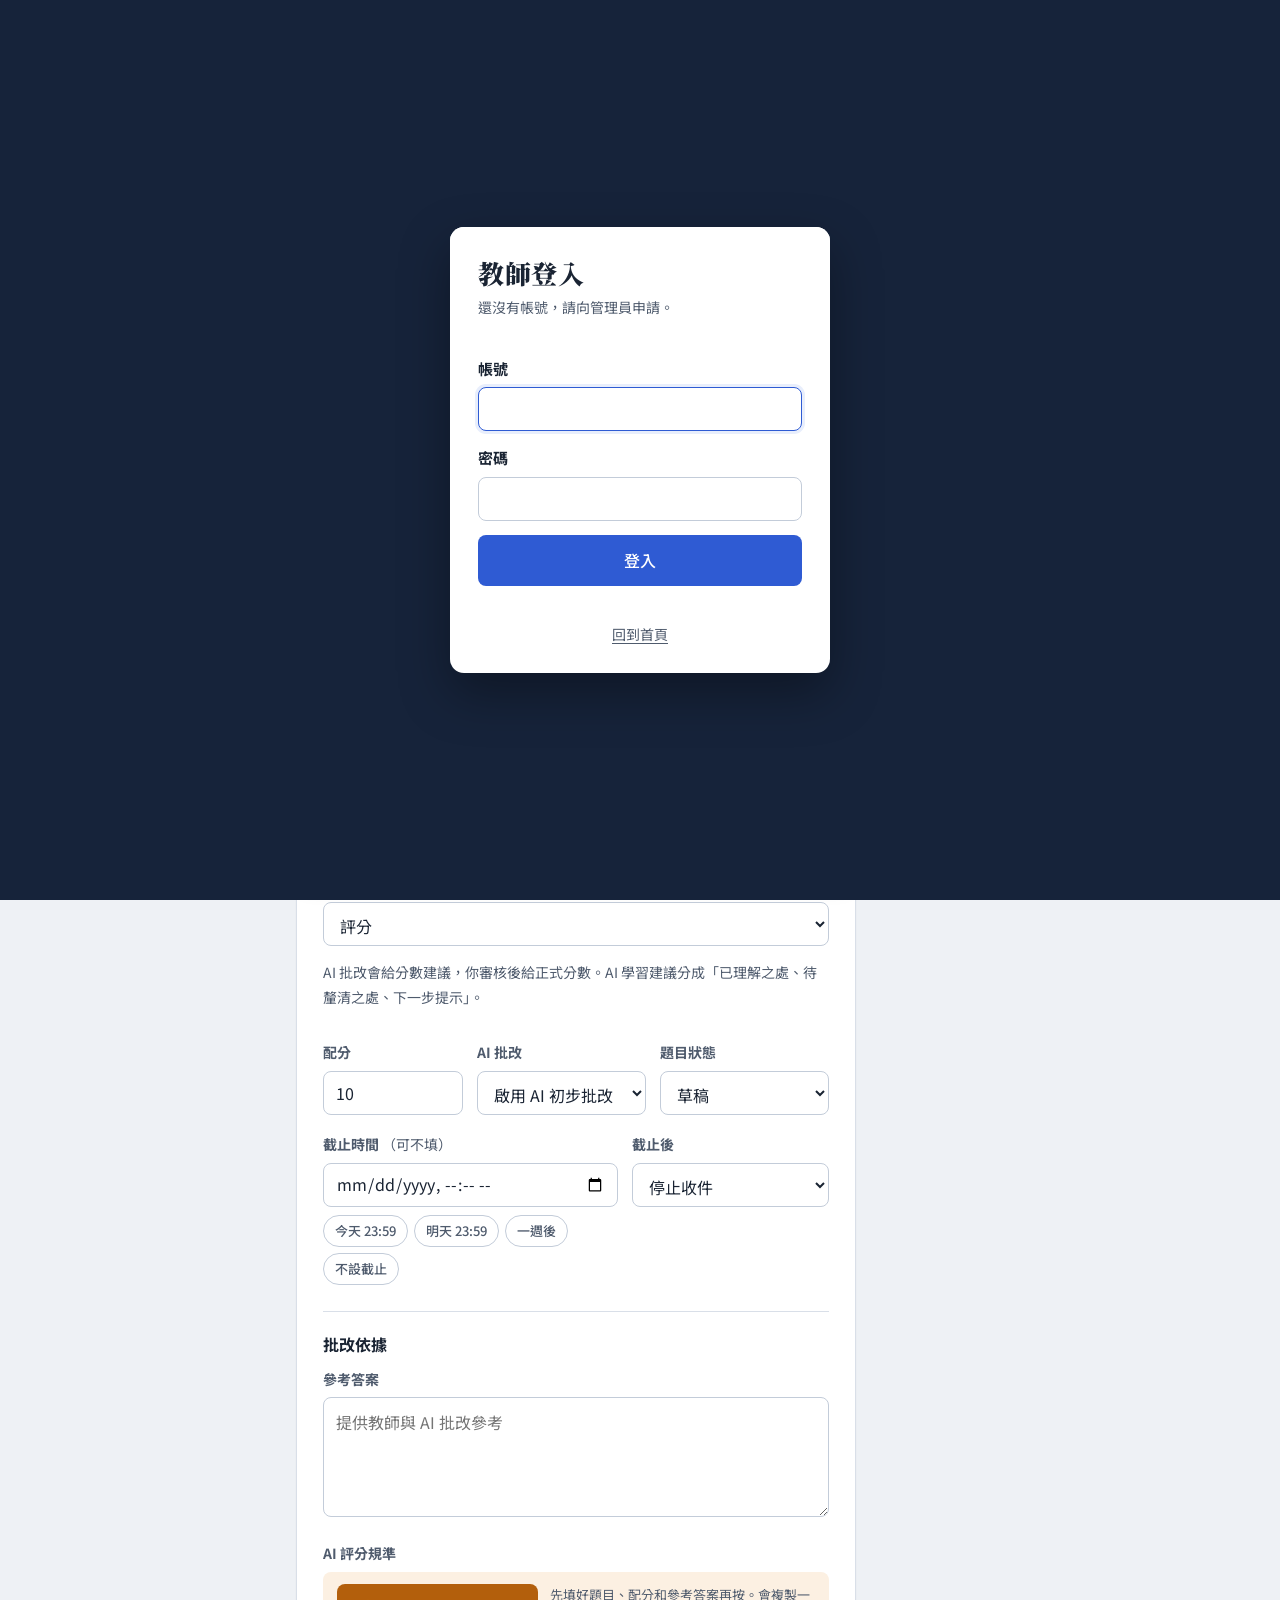
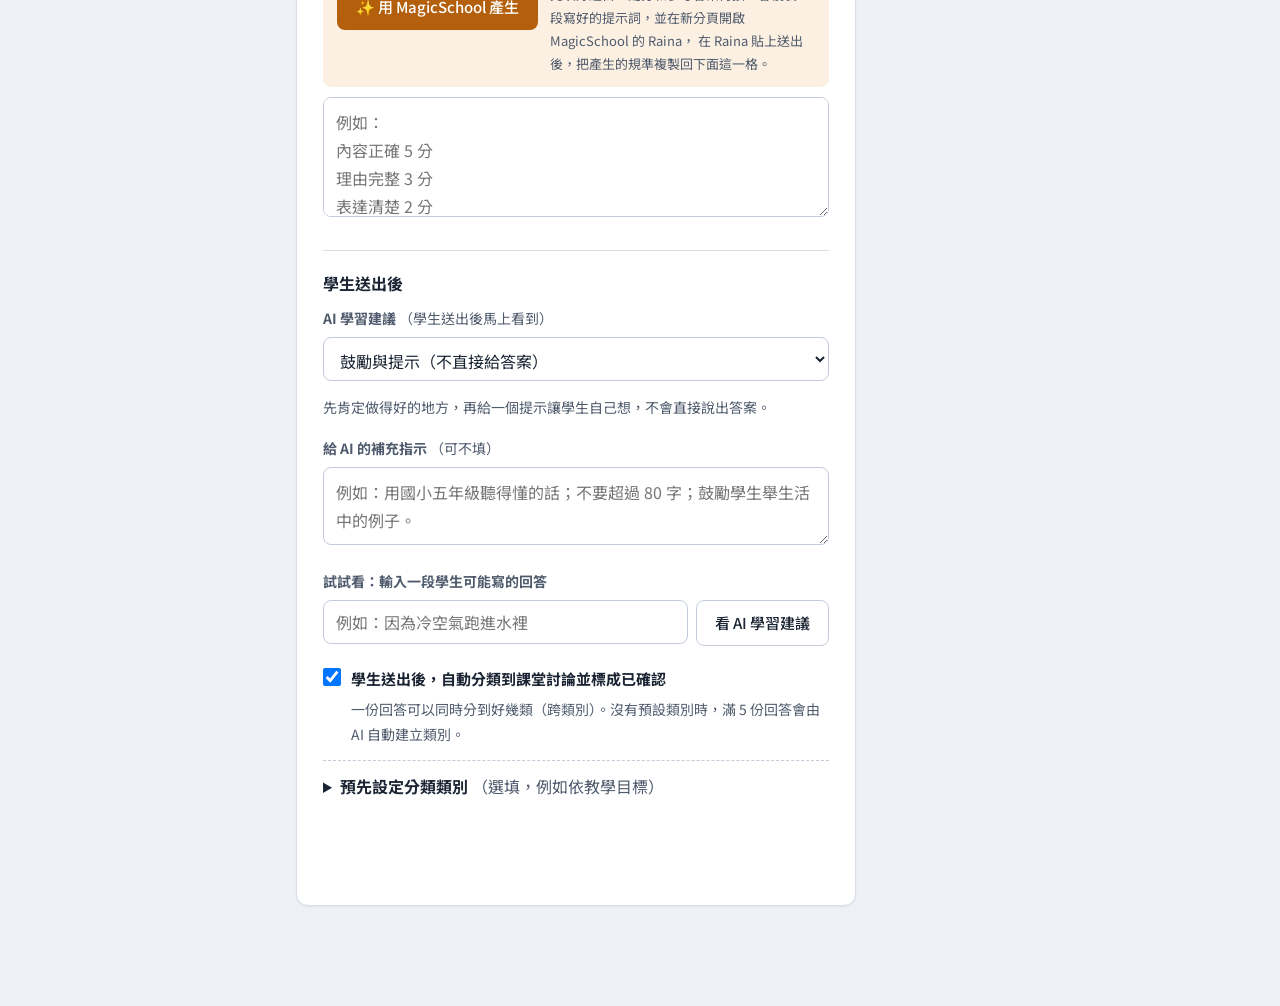
<file: teacher.html>
<!DOCTYPE html>
<html lang="zh-Hant">
<head>
  <base target="_top">
  <meta charset="UTF-8">
  <meta name="viewport" content="width=device-width, initial-scale=1">
  <link rel="icon" href="favicon.svg" type="image/svg+xml">
  <title>教師系統｜AI 課堂</title>

  <script src="config.js"></script>
  <script src="gas-bridge.js"></script>
  <script src="teacher-auth.js"></script>
  <script src="teacher-course.js"></script>

  <link rel="stylesheet" href="theme.css">
  <script src="features.js"></script>
  <script src="shell.js" defer></script>

  <style>
    :root { --page-width: 1200px; }

    h2 { font-size: 21px; margin: 0; }
    h3 { font-size: 18px; }
    h4 { font-size: 15px; margin: 16px 0 6px; color: var(--ink-2); }

    .card {
      background: var(--surface);
      border: 1px solid var(--line);
      border-radius: var(--radius);
      box-shadow: var(--shadow);
      padding: 24px 26px;
      margin-bottom: 20px;
    }

    .card > h2:first-child { margin-bottom: 4px; }

    /* 設成 hidden 的元素一定要藏起來（有些元素有自己的 display 設定） */
    [hidden] { display: none !important; }

    .section { display: none; }
    .section.active { display: block; }

    .section-top {
      display: flex;
      align-items: center;
      justify-content: space-between;
      gap: 12px;
      flex-wrap: wrap;
      margin-bottom: 16px;
    }

    .section-top p { margin: 2px 0 0; color: var(--ink-2); font-size: 14px; }
    .section-top button { margin: 0; }

    /* ---------- 表單 ---------- */
    label { display: block; font-weight: 700; font-size: 14px; color: var(--ink-2); margin-top: 18px; margin-bottom: 6px; }

    input, textarea, select {
      width: 100%;
      padding: 10px 12px;
      border: 1px solid var(--line-strong);
      border-radius: var(--radius-s);
      background: var(--surface);
      font: inherit;
      font-size: 16px;
      color: var(--ink);
    }

    input, select { height: 44px; }

    input:focus, textarea:focus, select:focus {
      outline: none;
      border-color: var(--blue);
      box-shadow: 0 0 0 3px var(--blue-soft);
    }

    textarea { min-height: 120px; resize: vertical; line-height: 1.75; }
    textarea.tall { min-height: 260px; }

    button {
      margin-top: 12px;
      padding: 9px 18px;
      border: 1px solid transparent;
      border-radius: var(--radius-s);
      background: var(--blue);
      color: #fff;
      font: inherit;
      font-size: 15px;
      font-weight: 500;
      cursor: pointer;
      transition: filter .15s, background .15s;
    }

    button:hover { filter: brightness(.92); }
    button:disabled { opacity: .5; cursor: not-allowed; filter: none; }

    .green  { background: var(--green); }
    .red    { background: var(--red); }
    .gray   { background: var(--gray); }
    .orange { background: var(--orange); }
    .purple { background: var(--purple); }
    .yellow { background: var(--yellow); color: var(--head); font-weight: 700; }
    .ghost  { background: var(--surface); color: var(--ink); border-color: var(--line-strong); }

    .page-actions button { margin: 0; }

    .hint { color: var(--ink-2); font-size: 14px; line-height: 1.75; }
    .empty { text-align: center; padding: 40px 16px; color: var(--ink-2); }
    .success-message { color: var(--green); margin-top: 12px; font-weight: 700; }
    .error-message { color: var(--red); font-weight: 700; margin-top: 12px; }

    /* ---------- 新增題目 ---------- */
    .create-grid {
      display: grid;
      grid-template-columns: minmax(0, 1fr) 360px;
      gap: 24px;
      align-items: start;
    }

    .create-side { position: sticky; top: 24px; display: flex; flex-direction: column; gap: 16px; }
    .create-side .ai-box { margin-top: 0; }
    .create-side h3 { margin: 0 0 4px; font-size: 17px; }

    .form-block + .form-block { margin-top: 26px; padding-top: 22px; border-top: 1px solid var(--line); }
    .form-block-title { margin: 0; font-size: 16px; }
    .form-block-title + label { margin-top: 12px; }

    /* ---------- 繳交狀況 ---------- */
    .roster-editor-head { display: flex; align-items: center; justify-content: space-between; gap: 12px; }
    .roster-editor-head h3 { margin: 0; font-size: 17px; }
    .roster-editor-head button { margin: 0; }
    #rosterForm label { margin-top: 12px; font-weight: 400; color: var(--ink-2); }
    .roster-alert { margin: 12px 0 0; padding: 10px 14px; border-radius: var(--radius-s); background: #fff4f2; color: #b42318; font-weight: 700; line-height: 1.6; }
    .roster-stats { display: flex; flex-wrap: wrap; gap: 10px; margin-bottom: 16px; }
    .roster-stats div { flex: 1 1 140px; padding: 14px 16px; background: var(--surface); border: 1px solid var(--line); border-radius: var(--radius-s); }
    .roster-stats b { display: block; font-size: 26px; font-family: var(--serif); }
    .roster-stats span { font-size: 13px; color: var(--ink-2); }
    .roster-stats .warn b { color: var(--orange); }
    .roster-tools { display: flex; flex-wrap: wrap; align-items: center; gap: 12px; margin-bottom: 10px; }
    .roster-tools label { display: inline-flex; align-items: center; gap: 6px; margin: 0; font-weight: 400; }
    .roster-tools input { width: auto; margin: 0; }
    .matrix-wrap { overflow-x: auto; border: 1px solid var(--line); border-radius: var(--radius-s); background: var(--surface); }
    table.matrix { border-collapse: separate; border-spacing: 0; width: 100%; font-size: 14px; }
    .matrix th, .matrix td { padding: 8px 10px; border-bottom: 1px solid var(--line); text-align: center; white-space: nowrap; }
    .matrix thead th { position: sticky; top: 0; background: var(--surface-2, #f6f4ef); font-weight: 700; vertical-align: bottom; }
    .matrix thead th .q-name { display: block; max-width: 9em; overflow: hidden; text-overflow: ellipsis; margin: 0 auto; }
    .matrix thead th small { display: block; font-weight: 400; color: var(--ink-2); }
    .matrix th.name, .matrix td.name { position: sticky; left: 0; z-index: 1; text-align: left; background: var(--surface); border-right: 1px solid var(--line); }
    .matrix thead th.name { z-index: 2; background: var(--surface-2, #f6f4ef); }
    .matrix td.name small { display: block; color: var(--ink-2); font-size: 12px; }
    .matrix .ok { color: var(--green-dark, #1f6b45); font-weight: 700; }
    .matrix .late { color: var(--orange); font-weight: 700; }
    .matrix .no { color: #b42318; background: #fff4f2; font-weight: 700; }
    .matrix .sub { display: block; font-size: 11px; font-weight: 400; color: var(--ink-2); }
    .matrix td.count { font-weight: 700; }
    .matrix tr.all-done td.count { color: var(--green-dark, #1f6b45); }
    .missing-list { margin-top: 18px; }
    .missing-item { padding: 12px 16px; border: 1px solid var(--line); border-radius: var(--radius-s); background: var(--surface); }
    .missing-item + .missing-item { margin-top: 8px; }
    .missing-head { display: flex; flex-wrap: wrap; align-items: center; justify-content: space-between; gap: 8px; }
    .missing-head button { margin: 0; padding: 4px 12px; font-size: 14px; }
    .missing-names { margin-top: 6px; line-height: 1.8; }
    .ok-text { color: var(--green-dark, #1f6b45); font-weight: 700; }
    .unmatched { margin-top: 22px; }
    .unmatched-item { display: grid; grid-template-columns: 1fr auto; gap: 8px 14px; align-items: center; padding: 12px 16px; border: 1px dashed var(--orange); border-radius: var(--radius-s); background: #fffaf3; }
    .unmatched-item + .unmatched-item { margin-top: 8px; }
    .unmatched-item .who b { font-size: 15px; }
    .unmatched-item .who small { display: block; color: var(--ink-2); }
    .unmatched-item .act { display: flex; flex-wrap: wrap; gap: 8px; }
    .unmatched-item select { margin: 0; width: auto; min-width: 12em; }
    .unmatched-item button { margin: 0; }
    @media (max-width: 640px) {
      .unmatched-item { grid-template-columns: 1fr; }
      .unmatched-item select { flex: 1; min-width: 0; }
    }

    .preset { margin-top: 14px; border-top: 1px dashed var(--line-strong); padding-top: 12px; }
    .preset > summary { cursor: pointer; font-weight: 700; }
    .preset[open] > summary { margin-bottom: 6px; }
    .preset .try-row { display: flex; flex-wrap: wrap; align-items: center; gap: 10px; margin-top: 8px; }
    .preset .try-row button { margin: 0; }

    /* ---------- 題型與圖片 ---------- */
    [data-essay-only].type-hidden { display: none !important; }
    .type-editor { margin-top: 8px; }
    .type-editor:empty { display: none; }
    .type-panel { padding: 14px 16px; border: 1px solid var(--line); border-radius: var(--radius-s); background: var(--surface-2, #f6f4ef); }
    .type-panel .hint { margin: 0 0 10px; }
    .opt-row { display: grid; grid-template-columns: auto auto minmax(0, 1fr) auto; gap: 8px; align-items: center; margin-bottom: 8px; }
    .opt-row input[type=text] { margin: 0; }
    .opt-row input[type=radio], .opt-row input[type=checkbox] { width: 20px; height: 20px; margin: 0; }
    .opt-row .letter { font-weight: 700; width: 1.4em; text-align: center; }
    .opt-row button, .type-panel .add { margin: 0; padding: 4px 10px; }
    .pair-row { display: grid; grid-template-columns: minmax(0, 1fr) auto minmax(0, 1fr) auto; gap: 8px; align-items: center; margin-bottom: 8px; }
    .pair-row input { margin: 0; }
    .blank-row { display: grid; grid-template-columns: auto minmax(0, 1fr) auto; gap: 8px; align-items: center; margin-bottom: 8px; }
    .blank-row input { margin: 0; }
    .tf-choice { display: flex; gap: 12px; }
    .tf-choice label { display: inline-flex; align-items: center; gap: 6px; margin: 0; padding: 8px 18px; border: 1px solid var(--line-strong); border-radius: 999px; font-size: 18px; cursor: pointer; background: var(--surface); }
    .tf-choice input { width: auto; margin: 0; }
    .tf-choice label:has(input:checked) { border-color: var(--purple); background: var(--purple-soft); }
    .check-inline { display: inline-flex; align-items: center; gap: 6px; font-weight: 400; margin-top: 6px; }
    .check-inline input { width: auto; margin: 0; }
    .image-box { margin-top: 12px; }
    .image-list { display: flex; flex-wrap: wrap; gap: 10px; margin: 6px 0; }
    .image-list:empty { display: none; }
    .image-thumb { position: relative; width: 120px; height: 90px; border-radius: 8px; overflow: hidden; border: 1px solid var(--line); background: var(--surface-2, #f6f4ef); display: grid; place-items: center; font-size: 12px; color: var(--ink-2); }
    .image-thumb img { width: 100%; height: 100%; object-fit: cover; }
    .image-thumb button { position: absolute; top: 4px; right: 4px; margin: 0; padding: 0; width: 26px; height: 26px; border-radius: 50%; background: rgba(0, 0, 0, .6); color: #fff; font-size: 14px; }
    .image-add { display: inline-flex; align-items: center; gap: 4px; margin: 4px 0 0; padding: 6px 14px; border: 1px dashed var(--line-strong); border-radius: 999px; cursor: pointer; font-weight: 400; }
    .type-badge.purpose-homework { background: #fff4e5; color: #b45309; }
    .type-badge.purpose-class { background: #ecfdf5; color: #047857; }
    .type-badge { display: inline-block; font-size: 12px; padding: 1px 8px; border-radius: 999px; background: var(--blue-soft, #eaf1ff); color: var(--blue-dark, #1d4ed8); margin-left: 6px; vertical-align: 2px; }
    .resp { white-space: pre-wrap; }
    .resp .ok { color: var(--green-dark, #1f6b45); font-weight: 700; }
    .resp .no { color: #b42318; font-weight: 700; }

    /* ---------- 選課學生 ---------- */
    .students-tools { display: flex; flex-wrap: wrap; gap: 10px; align-items: center; margin-bottom: 12px; }
    .students-tools input { margin: 0; max-width: 260px; }
    .students-tools button { margin: 0; }
    .students-wrap { overflow-x: auto; border: 1px solid var(--line); border-radius: var(--radius-s); background: var(--surface); }
    table.students { width: 100%; border-collapse: collapse; font-size: 14px; }
    .students th, .students td { padding: 9px 12px; border-bottom: 1px solid var(--line); text-align: left; white-space: nowrap; }
    .students th { background: var(--surface-2, #f6f4ef); }
    .students td.num { text-align: center; }
    .students .src { font-size: 12px; color: var(--ink-2); }
    .students .in { color: var(--green-dark, #1f6b45); font-weight: 700; }
    .students .out { color: var(--orange); }
    .students button { margin: 0; padding: 2px 10px; font-size: 13px; }

    /* ---------- AI 學習建議分三段 ---------- */
    .fb-parts { display: grid; gap: 6px; }
    .fb-part b { display: block; font-size: 13px; color: var(--purple); }
    .fb-part span { white-space: pre-wrap; line-height: 1.7; }
    .pre { white-space: pre-wrap; }
    .q-objective { margin: 8px 0 0; font-size: 14px; color: var(--ink-2); }
    .q-more { margin-top: 12px; }
    .q-more > summary { cursor: pointer; color: var(--blue-dark); font-weight: 700; font-size: 14px; }
    .q-more[open] > summary { margin-bottom: 8px; }
    .adopt-tag { background: var(--purple-soft); color: var(--purple); border-radius: 999px; padding: 0 8px; }
    .q-objective b { margin-right: 8px; color: var(--ink); }

    /* ---------- 學生送出後（即時回饋、自動分類） ---------- */
    textarea.short { min-height: 76px; }

    .check-row {
      display: flex;
      align-items: flex-start;
      gap: 10px;
      margin-top: 20px;
      color: var(--ink);
      font-size: 15px;
      cursor: pointer;
    }

    .check-row input { width: 18px; height: 18px; margin: 2px 0 0; padding: 0; flex: none; }
    .check-row + .hint { margin: 4px 0 0 28px; }

    .instant-try { margin-top: 4px; }
    .try-row { display: flex; gap: 8px; }
    .try-row input { flex: 1; min-width: 0; }
    .try-row button { margin: 0; flex: none; }

    .instant-box { margin-top: 10px; border-left: 4px solid var(--purple); background: var(--purple-soft); }

    /* ---------- 學習診斷 ---------- */
    .insight-status {
      margin: 0 0 16px;
      padding: 12px 16px;
      border-radius: var(--radius-s);
      background: var(--surface);
      border: 1px solid var(--line);
      color: var(--ink-2);
      font-size: 15px;
    }

    .insight-status.stale { border-left: 4px solid var(--orange); background: #fffaf3; color: var(--ink); }
    .insight-status.working { border-left: 4px solid var(--purple); color: var(--ink); }
    .insight-status button { margin: 0 0 0 10px; padding: 5px 12px; font-size: 14px; }

    .insight-overview {
      padding: 24px 26px;
      background: var(--head);
      color: var(--head-text);
      border-radius: var(--radius);
    }

    .insight-overview p.lead {
      margin: 0;
      font-family: var(--serif);
      font-size: 21px;
      line-height: 1.75;
      color: #fff;
    }

    .insight-overview .meta { margin: 12px 0 0; font-size: 13px; color: var(--head-soft); }
    .insight-overview .tools { display: flex; gap: 8px; flex-wrap: wrap; margin-top: 14px; }
    .insight-overview .tools button { margin: 0; background: transparent; border: 1px solid rgba(255,255,255,.35); color: #fff; padding: 6px 12px; font-size: 14px; }

    .insight-grid { display: grid; grid-template-columns: 1fr 1fr; gap: 16px; margin-top: 16px; }

    .insight-col h3 { margin: 0 0 10px; font-size: 17px; }
    .insight-col h3 small { color: var(--ink-2); font-weight: 400; font-size: 14px; }

    .finding {
      padding: 16px 18px;
      background: var(--surface);
      border: 1px solid var(--line);
      border-left: 5px solid var(--orange);
      border-radius: var(--radius-s);
    }

    .finding + .finding { margin-top: 10px; }
    .finding.gap { border-left-color: var(--blue); }
    .finding-head { display: flex; align-items: baseline; justify-content: space-between; gap: 10px; }
    .finding-head b { font-size: 16px; }
    .finding-count { flex: none; font-size: 13px; font-weight: 700; color: var(--orange); }
    .finding.gap .finding-count { color: var(--blue-dark); }
    .finding p { margin: 6px 0 0; line-height: 1.75; }
    .finding details { margin-top: 8px; font-size: 14px; }
    .finding summary { cursor: pointer; color: var(--ink-2); }
    .finding .names { margin-top: 6px; color: var(--ink); line-height: 1.8; }
    .evidence { margin-top: 8px; display: grid; gap: 4px; font-size: 14px; }
    .evidence span { font-size: 12px; font-weight: 700; color: var(--ink-2); }
    .evidence q { display: block; padding: 4px 10px; border-left: 3px solid var(--line-strong); background: var(--surface-2, #f6f4ef); quotes: '「' '」'; }
    .judge { display: flex; flex-wrap: wrap; align-items: center; gap: 6px; margin-top: 10px; font-size: 14px; }
    .judge > span { color: var(--ink-2); margin-right: 2px; }
    .judge label { display: inline-flex; align-items: center; gap: 4px; margin: 0; padding: 4px 10px; min-height: 36px;
      border: 1px solid var(--line-strong); border-radius: 999px; font-weight: 400; cursor: pointer; }
    .judge input { width: auto; margin: 0; }
    .judge label:has(input:checked) { border-color: var(--purple); background: var(--purple-soft); }
    .insight-grid.single { grid-template-columns: 1fr; }
    .objective-box { margin-top: 16px; padding: 12px 16px; border-radius: var(--radius-s); background: var(--surface); border: 1px solid var(--line); line-height: 1.8; }
    .objective-box b { margin-right: 8px; }
    .unknown, .cannot-judge h3 { color: var(--orange); }
    .cannot-judge { margin-top: 16px; padding: 12px 16px; border: 1px dashed var(--orange); border-radius: var(--radius-s); background: #fffaf3; }
    .cannot-judge h3 { margin: 0 0 6px; font-size: 16px; }
    .cannot-judge ul { margin: 0; padding-left: 20px; line-height: 1.8; }
    .adopt-step { grid-column: 2; justify-self: start; display: inline-flex; align-items: center; gap: 6px; margin: 8px 0 0; font-size: 14px; font-weight: 400; color: var(--purple); }
    .adopt-step input { width: auto; margin: 0; }
    .judgement { margin-top: 22px; }
    .judgement h3 { margin: 0 0 4px; }

    .mastered { margin: 16px 0 0; padding: 14px 18px; background: var(--green-soft); border-radius: var(--radius-s); }
    .mastered h3 { margin: 0 0 6px; font-size: 16px; color: var(--green); }
    .mastered ul { margin: 0; padding-left: 1.2em; line-height: 1.85; }

    .steps-title { margin: 26px 0 10px; font-size: 18px; }

    .step {
      display: grid;
      grid-template-columns: 40px 1fr;
      gap: 4px 14px;
      padding: 18px 20px;
      background: var(--surface);
      border: 1px solid var(--line);
      border-radius: var(--radius-s);
    }

    .step + .step { margin-top: 10px; }

    .step-num {
      grid-row: span 3;
      width: 40px;
      height: 40px;
      display: grid;
      place-items: center;
      border-radius: 50%;
      background: var(--purple-soft);
      color: var(--purple);
      font-weight: 700;
      font-size: 18px;
    }

    .step-title { display: flex; flex-wrap: wrap; align-items: baseline; gap: 4px 10px; font-size: 17px; font-weight: 700; }
    .step-target { font-size: 13px; font-weight: 700; color: var(--ink-2); border: 1px solid var(--line-strong); border-radius: 999px; padding: 0 8px; }
    .step-why { color: var(--ink-2); font-size: 14px; }
    .step-how { line-height: 1.8; white-space: pre-wrap; }

    .check-question {
      margin-top: 16px;
      padding: 16px 18px;
      border: 2px dashed var(--purple);
      border-radius: var(--radius-s);
      background: var(--surface);
    }

    .check-question h3 { margin: 0 0 6px; font-size: 16px; color: var(--purple); }
    .check-question p { margin: 0; font-size: 17px; line-height: 1.75; }
    .check-question .tools { display: flex; gap: 8px; flex-wrap: wrap; margin-top: 12px; }
    .check-question .tools button { margin: 0; padding: 6px 12px; font-size: 14px; }

    .insight-empty { padding: 28px; text-align: center; color: var(--ink-2); background: var(--surface); border: 1px dashed var(--line-strong); border-radius: var(--radius); }

    @media (max-width: 860px) {
      .insight-grid { grid-template-columns: 1fr; }
      .insight-overview p.lead { font-size: 18px; }
    }

    /* 批改區：之前的版本 */
    details.history { margin-top: 14px; }
    details.history summary { cursor: pointer; color: var(--blue-dark); font-weight: 700; font-size: 14px; }
    .history-item { margin-top: 10px; padding: 12px 14px; border: 1px dashed var(--line-strong); border-radius: var(--radius-s); background: var(--surface); }
    .history-item .h-meta { font-size: 13px; color: var(--ink-2); margin-bottom: 6px; }
    .history-item .h-text { white-space: pre-wrap; line-height: 1.75; }
    .history-item .h-sub { margin-top: 8px; font-size: 13px; font-weight: 700; color: var(--ink-2); }

    .field-row { display: grid; grid-template-columns: 140px 1fr 1fr; gap: 14px; }

    .form-actions {
      position: sticky;
      bottom: 0;
      display: flex;
      align-items: center;
      gap: 14px;
      flex-wrap: wrap;
      margin: 26px -26px -24px;
      padding: 16px 26px;
      background: var(--surface);
      border-top: 1px solid var(--line);
      border-radius: 0 0 var(--radius) var(--radius);
      box-shadow: 0 -8px 18px rgba(16, 24, 40, .06);
      z-index: 2;
    }

    .form-actions button { margin: 0; }
    .form-actions > div > * { margin: 0; }

    .rubric-helper {
      display: flex;
      align-items: flex-start;
      gap: 12px;
      margin: 0 0 10px;
      padding: 12px 14px;
      background: var(--orange-soft);
      border-radius: var(--radius-s);
    }

    .rubric-helper button { margin: 0; flex: none; }
    .rubric-helper .hint { margin: 0; font-size: 13px; }

    .tips { margin: 0; padding-left: 1.2em; font-size: 14px; color: var(--ink-2); line-height: 1.8; }

    /* ---------- 題目管理 ---------- */
    #questionList {
      display: grid;
      grid-template-columns: repeat(auto-fill, minmax(420px, 1fr));
      gap: 16px;
    }

    #questionList > .empty,
    #questionList > .error-message { grid-column: 1 / -1; }

    .question {
      display: flex;
      flex-direction: column;
      background: var(--surface);
      border: 1px solid var(--line);
      border-radius: var(--radius);
      box-shadow: var(--shadow);
      overflow: hidden;
    }

    .q-body { padding: 20px 22px 16px; flex: 1; }

    .q-top { display: flex; align-items: flex-start; justify-content: space-between; gap: 12px; }
    .q-top h3 { margin: 0; font-family: var(--serif); font-size: 20px; line-height: 1.4; }

    .q-stats { display: flex; flex-wrap: wrap; gap: 4px 18px; margin: 8px 0 12px; font-size: 14px; color: var(--ink-2); }
    .q-stats b { color: var(--ink); }
    .q-stats .pending b { color: var(--orange); }

    .clamp {
      display: -webkit-box;
      -webkit-line-clamp: 3;
      -webkit-box-orient: vertical;
      overflow: hidden;
      margin: 0;
    }

    .q-actions {
      display: flex;
      align-items: center;
      gap: 8px;
      flex-wrap: wrap;
      padding: 12px 22px;
      background: var(--surface-2);
      border-top: 1px solid var(--line);
    }

    .q-actions button { margin: 0; padding: 7px 14px; font-size: 14px; }

    .seg { display: inline-flex; border: 1px solid var(--line-strong); border-radius: var(--radius-s); overflow: hidden; margin-left: auto; }

    .seg button {
      border: 0;
      border-radius: 0;
      background: var(--surface);
      color: var(--ink-2);
      padding: 7px 12px;
    }

    .seg button + button { border-left: 1px solid var(--line-strong); }
    .seg button.on { background: var(--ink); color: #fff; font-weight: 700; }

    .danger-link { background: transparent; color: var(--red); padding: 7px 8px; }
    .danger-link:hover { background: var(--red-soft); filter: none; }

    .badge {
      display: inline-block;
      padding: 2px 11px;
      border-radius: 999px;
      background: var(--blue-soft);
      color: var(--blue-dark);
      font-size: 13px;
      font-weight: 700;
      white-space: nowrap;
    }

    .badge[data-status="發布"], .badge[data-status="已通過"] { background: var(--green-soft); color: var(--green); }
    .badge[data-status="草稿"] { background: var(--surface-2); color: var(--ink-2); border: 1px solid var(--line); }
    .badge[data-status="關閉"] { background: var(--red-soft); color: var(--red); }
    .badge[data-status="退回修改"], .badge[data-status="待教師審核"] { background: var(--orange-soft); color: var(--orange); }

    .text-box {
      background: var(--surface-2);
      border: 1px solid var(--line);
      padding: 12px 14px;
      border-radius: var(--radius-s);
      white-space: pre-wrap;
      line-height: 1.75;
      margin: 6px 0 14px;
    }

    /* ---------- 批改：左邊學生作答，右邊 AI 與教師審核 ---------- */
    .filter-bar {
      display: flex;
      align-items: flex-end;
      gap: 12px;
      padding: 16px 20px;
    }

    .filter-bar > div { flex: 1; max-width: 520px; }
    .filter-bar label { margin-top: 0; }
    .filter-bar button { margin: 0; height: 44px; }

    .answer {
      background: var(--surface);
      border: 1px solid var(--line);
      border-radius: var(--radius);
      box-shadow: var(--shadow);
      margin-top: 18px;
      overflow: hidden;
    }

    .a-head {
      display: flex;
      align-items: center;
      justify-content: space-between;
      gap: 12px;
      padding: 16px 22px;
      border-bottom: 1px solid var(--line);
    }

    .a-head h3 { margin: 0; font-family: var(--serif); font-size: 18px; }
    .a-head h3 small { font-family: var(--sans); font-size: 13px; font-weight: 400; color: var(--ink-2); margin-left: 6px; }
    details.answer { margin-top: 10px; }
    details.answer > summary { list-style: none; cursor: pointer; }
    details.answer > summary::-webkit-details-marker { display: none; }
    details.answer:not([open]) > .a-head { border-bottom: 0; }
    details.answer > summary:hover { background: var(--surface-2); }
    details.answer > summary:focus-visible { outline: 3px solid var(--blue); outline-offset: -3px; }
    .a-who { min-width: 0; }
    .a-side { flex: none; display: flex; align-items: center; gap: 10px; }
    .a-score { font-size: 14px; font-weight: 700; color: var(--ink-2); white-space: nowrap; }
    .chev { flex: none; width: 24px; height: 24px; display: grid; place-items: center; color: var(--ink-2); transition: transform .2s; }
    .chev::before { content: '▾'; font-size: 16px; }
    details[open] > summary .chev { transform: rotate(180deg); }
    .answer-tools { display: flex; flex-wrap: wrap; align-items: center; justify-content: space-between; gap: 10px; margin: 4px 0 4px; }
    .filter-chips, .fold-buttons { display: flex; flex-wrap: wrap; gap: 8px; }
    .filter-chip { margin: 0; padding: 6px 14px; border-radius: 999px; background: var(--surface); color: var(--ink); border: 1px solid var(--line-strong); font-weight: 400; }
    .filter-chip b { margin-left: 4px; }
    .filter-chip.active { background: var(--ink); color: #fff; border-color: var(--ink); }
    .fold-buttons button { margin: 0; padding: 6px 12px; font-size: 14px; }
    @media (max-width: 640px) {
      .a-head { flex-wrap: wrap; }
      .a-side { width: 100%; justify-content: flex-end; }
    }
    .a-meta { font-size: 14px; color: var(--ink-2); margin-top: 2px; }
    .a-meta span + span { margin-left: 14px; }

    .a-grid { display: grid; grid-template-columns: minmax(0, 1fr) minmax(0, 1fr); }
    .a-left, .a-right { padding: 6px 22px 22px; min-width: 0; }
    .a-right { background: var(--surface-2); border-left: 1px solid var(--line); padding-top: 18px; }
    .a-left .text-box { background: var(--surface); }
    .a-left .student-answer { font-size: 16.5px; border-left: 4px solid var(--blue); }

    .ai-box {
      background: var(--purple-soft);
      border: 1px solid #d9cff3;
      padding: 16px 18px;
      border-radius: var(--radius);
      margin-top: 0;
    }

    .a-right .ai-box { margin-bottom: 16px; }
    .ai-box h4 { margin: 0 0 8px; color: var(--ink); }
    .ai-box p { margin: 6px 0; }
    .ai-box .text-box { background: var(--surface); }

    .sub-title { font-weight: 700; margin-top: 14px; color: var(--purple); font-size: 13px; }
    .teacher-voice { background: var(--surface); border: 1px dashed #b8a8ea; }

    .review-box {
      background: var(--surface);
      border: 1px solid var(--line);
      border-top: 4px solid var(--green);
      padding: 16px 18px;
      border-radius: var(--radius);
    }

    .review-box h4 { margin: 0 0 4px; color: var(--ink); }

    .grid2 { display: grid; grid-template-columns: 1fr 1fr; gap: 14px; }

    .flash { animation: flash 1.2s ease; }

    @keyframes flash {
      from { background: #fff4c2; }
      to { background: var(--surface); }
    }

    /* ---------- AI 評語風格 ---------- */
    .settings-grid { display: grid; grid-template-columns: minmax(0, 1fr) 320px; gap: 24px; align-items: start; }

    /* ---------- 截止時間 ---------- */
    .deadline-row { display: grid; grid-template-columns: minmax(0, 3fr) minmax(0, 2fr); gap: 14px; }
    .optional { font-weight: 400; color: var(--ink-2); }

    .quick-dates { display: flex; flex-wrap: wrap; gap: 6px; margin-top: 8px; }

    .quick-dates button {
      margin: 0;
      padding: 4px 11px;
      border: 1px solid var(--line-strong);
      border-radius: 999px;
      background: var(--surface);
      color: var(--ink-2);
      font-size: 13px;
    }

    .quick-dates button:hover { background: var(--surface-2); color: var(--ink); filter: none; }

    .q-deadline {
      display: flex;
      align-items: center;
      flex-wrap: wrap;
      gap: 4px 10px;
      margin: 0 0 12px;
      padding: 8px 12px;
      border-radius: var(--radius-s);
      background: var(--surface-2);
      border: 1px solid var(--line);
      font-size: 14px;
    }

    .q-deadline.soon { background: var(--orange-soft); border-color: #efd3b3; }
    .q-deadline.passed { background: var(--red-soft); border-color: #f0c9c3; }
    .q-deadline .left { font-weight: 700; }
    .q-deadline.soon .left { color: var(--orange); }
    .q-deadline.passed .left { color: var(--red); }
    .q-deadline .policy { color: var(--ink-2); }

    .q-updated { margin: 8px 0 0; font-size: 13px; color: var(--ink-2); }
    .q-stats .late b { color: var(--red); }

    .late-tag {
      display: inline-block;
      padding: 0 8px;
      border-radius: 999px;
      background: var(--red-soft);
      color: var(--red);
      font-size: 12px;
      font-weight: 700;
      line-height: 20px;
    }

    .q-top-side { display: flex; align-items: center; gap: 8px; flex: none; }

    .edit-link {
      margin: 0;
      padding: 4px 12px;
      background: var(--surface);
      color: var(--ink);
      border-color: var(--line-strong);
      font-size: 14px;
    }

    .edit-link:hover { background: var(--surface-2); filter: none; }

    .q-deadline.none { background: transparent; border-style: dashed; color: var(--ink-2); }

    /* ---------- 編輯題目（右側面板） ---------- */
    dialog.drawer {
      position: fixed;
      top: 0;
      right: 0;
      bottom: 0;
      left: auto;
      width: min(720px, 100%);
      height: 100%;
      max-width: none;
      max-height: none;
      margin: 0;
      padding: 0;
      border: 0;
      background: var(--bg);
      color: var(--ink);
      box-shadow: -12px 0 40px rgba(10, 16, 28, .25);
    }

    dialog.drawer[open] { display: flex; flex-direction: column; }
    dialog.drawer::backdrop { background: rgba(10, 16, 28, .45); }

    .drawer-head {
      display: flex;
      align-items: flex-start;
      justify-content: space-between;
      gap: 12px;
      padding: 18px 24px;
      background: var(--surface);
      border-bottom: 1px solid var(--line);
    }

    .drawer-head h2 { font-family: var(--serif); font-size: 22px; }
    .drawer-head p { margin: 2px 0 0; font-size: 14px; color: var(--ink-2); }
    .drawer-head button { margin: 0; flex: none; }

    .drawer-body { flex: 1; overflow-y: auto; padding: 18px 24px 28px; }
    .drawer-body .card { margin-bottom: 16px; }
    .drawer-body .form-block + .form-block { margin-top: 0; padding-top: 0; border-top: 0; }

    .edit-notice {
      padding: 12px 14px;
      margin-bottom: 16px;
      border-radius: var(--radius-s);
      background: var(--blue-soft);
      color: var(--ink);
      font-size: 14px;
      line-height: 1.75;
    }

    .edit-notice b { color: var(--blue-dark); }

    .drawer-foot {
      display: flex;
      align-items: center;
      gap: 10px;
      flex-wrap: wrap;
      padding: 14px 24px;
      background: var(--surface);
      border-top: 1px solid var(--line);
    }

    .drawer-foot button { margin: 0; }

    /* ---------- 複製題目 ---------- */
    .copy-list {
      margin: 0;
      padding: 0;
      list-style: none;
      background: var(--surface);
      border: 1px solid var(--line);
      border-radius: var(--radius-s);
    }

    .copy-list li + li { border-top: 1px solid var(--line); }

    .copy-list label {
      display: flex;
      align-items: flex-start;
      gap: 12px;
      margin: 0;
      padding: 11px 14px;
      color: var(--ink);
      font-weight: 400;
      font-size: 15px;
      cursor: pointer;
    }

    .copy-list label:hover { background: var(--surface-2); }
    .copy-list input { width: 18px; height: 18px; margin: 3px 0 0; padding: 0; flex: none; }
    .copy-list b { display: block; font-weight: 700; }
    .copy-list small { display: block; color: var(--ink-2); font-size: 13px; }

    .copy-all {
      display: flex;
      align-items: center;
      justify-content: space-between;
      margin: 20px 0 8px;
    }

    .copy-all label {
      display: inline-flex;
      align-items: center;
      gap: 8px;
      margin: 0;
      color: var(--ink);
      font-size: 15px;
      cursor: pointer;
    }

    .copy-all input { width: 18px; height: 18px; margin: 0; padding: 0; }
    .copy-all button { margin: 0; padding: 4px 10px; font-size: 14px; }

    .copy-done {
      padding: 14px 16px;
      border-radius: var(--radius-s);
      background: var(--green-soft);
      color: var(--ink);
      line-height: 1.75;
    }

    .copy-done button { margin: 10px 8px 0 0; }
    .drawer-foot #editMessage > * { margin: 0; }

    .toast {
      position: fixed;
      left: 50%;
      bottom: 28px;
      transform: translateX(-50%);
      z-index: 90;
      max-width: calc(100% - 32px);
      padding: 11px 18px;
      border-radius: var(--radius-s);
      background: var(--ink);
      color: #fff;
      font-size: 15px;
      box-shadow: var(--shadow-lift);
    }

    @media (max-width: 1180px) {
      .a-grid { grid-template-columns: 1fr; }
      .a-right { border-left: 0; border-top: 1px solid var(--line); }
    }

    @media (max-width: 1023px) {
      .create-grid, .settings-grid { grid-template-columns: 1fr; }
      .create-side { position: static; }
      #questionList { grid-template-columns: 1fr; }
    }

    @media (max-width: 700px) {
      .card { padding: 20px 18px; }
      .form-actions { margin: 22px -18px -20px; padding: 14px 18px; }
      .grid2, .field-row, .deadline-row { grid-template-columns: 1fr; gap: 0; }
      .drawer-head, .drawer-body, .drawer-foot { padding-left: 16px; padding-right: 16px; }
      .rubric-helper { flex-direction: column; }
      .filter-bar { flex-direction: column; align-items: stretch; }
      .seg { margin-left: 0; }
    }
  </style>
</head>

<body>

<!-- 這一組會被放到左側選單「教師系統」的下方 -->
<nav id="subnav" aria-label="教師功能">
  <button type="button" data-section="create" class="active" onclick="showSection('create')">＋ 新增題目</button>
  <button type="button" data-section="questions" onclick="showSection('questions')">題目管理</button>
  <button type="button" data-section="answers" onclick="showSection('answers')">AI 批改／教師審核</button>
  <button type="button" data-section="students" onclick="showSection('students')">選課學生</button>
  <button type="button" data-section="roster" onclick="showSection('roster')">繳交狀況</button>
  <button type="button" data-section="insights" onclick="showSection('insights')">學習診斷</button>
  <button type="button" data-section="settings" onclick="showSection('settings')">AI 評語風格</button>
</nav>

<main class="page container">

  <header class="page-header">
    <div>
      <h1>教師管理後台</h1>
      <p id="courseLine">建立題目、AI 初步批改與教師最終審核</p>
    </div>
    <div class="page-actions">
      <button type="button" class="yellow discuss" onclick="openDiscuss('')">🗣 開啟課堂討論</button>
      <button type="button" class="green sheet" id="sheetButton" onclick="openSpreadsheet()" hidden>📊 資料試算表</button>
    </div>
  </header>

  <!-- 新增題目 -->
  <section id="create" class="section active">
    <div class="create-grid">

      <div class="card">

        <div class="form-block">
          <h2 class="form-block-title">題目</h2>

          <label for="title">題目名稱</label>
          <input id="title" placeholder="例如：閱讀理解第 1 題">

          <label for="content">題目內容</label>
          <textarea id="content" placeholder="請輸入要讓學生回答的問題"></textarea>

          <label for="purpose">題目用途 <span class="optional">（學生會看到標示，也可以篩選）</span></label>
          <select id="purpose">
            <option value="class">🗣 課堂討論</option>
            <option value="homework">🏠 回家作業</option>
          </select>

          <label for="qtype">題型</label>
          <select id="qtype" onchange="changeType('')">
            <option value="essay">申論題（學生寫一段文字）</option>
            <option value="short">簡答題（一兩句話）</option>
            <option value="single">單選題</option>
            <option value="multiple">多選題（勾選）</option>
            <option value="truefalse">是非題</option>
            <option value="fill">填空題</option>
            <option value="matching">連連看</option>
          </select>
          <div class="type-editor" id="typeEditor"></div>

          <div class="image-box">
            <label>題目圖片 <span class="optional">（選填，最多 4 張，會自動縮小）</span></label>
            <div class="image-list" id="imageList"></div>
            <label class="image-add" id="imageAdd">＋ 加入圖片
              <input type="file" accept="image/png,image/jpeg,image/gif,image/webp" multiple onchange="addImages('', this)" hidden>
            </label>
            <span class="hint" id="imageMessage" role="status"></span>
          </div>

          <label for="objective">學習目標 <span class="optional">（建議填寫：AI 學習建議、AI 批改和學習診斷都會以這個為準）</span></label>
          <textarea id="objective" class="short" maxlength="500" placeholder="例如：能說明熱會從溫度高的地方傳到溫度低的地方"></textarea>

          <label for="assessment">評量方式</label>
          <select id="assessment" onchange="updateAssessment('')">
            <option value="評分">評分</option>
            <option value="描述性回饋">描述性回饋（不給分，例如「認識你我他」）</option>
          </select>
          <p class="hint" id="assessmentHint"></p>

          <div class="field-row">
            <div>
              <label for="points">配分</label>
              <input id="points" type="number" min="0" value="10">
            </div>
            <div data-essay-only="create">
              <label for="enableAI">AI 批改</label>
              <select id="enableAI">
                <option value="true">啟用 AI 初步批改</option>
                <option value="false">不啟用</option>
              </select>
            </div>
            <div>
              <label for="status">題目狀態</label>
              <select id="status">
                <option value="草稿">草稿</option>
                <option value="發布">直接發布</option>
              </select>
            </div>
          </div>

          <div class="deadline-row">
            <div>
              <label for="deadline">截止時間 <span class="optional">（可不填）</span></label>
              <input id="deadline" type="datetime-local">
              <div class="quick-dates" data-target="deadline">
                <button type="button" data-quick="today">今天 23:59</button>
                <button type="button" data-quick="tomorrow">明天 23:59</button>
                <button type="button" data-quick="week">一週後</button>
                <button type="button" data-quick="clear">不設截止</button>
              </div>
            </div>
            <div>
              <label for="allowLate">截止後</label>
              <select id="allowLate">
                <option value="false">停止收件</option>
                <option value="true">仍可繳交，標示遲交</option>
              </select>
            </div>
          </div>
        </div>

        <div class="form-block" data-essay-only="create">
          <h2 class="form-block-title">批改依據</h2>

          <label for="referenceAnswer">參考答案</label>
          <textarea id="referenceAnswer" placeholder="提供教師與 AI 批改參考"></textarea>

          <label for="rubric">AI 評分規準</label>
          <div class="rubric-helper">
            <button type="button" class="orange" onclick="openMagicSchoolForRubric()">✨ 用 MagicSchool 產生</button>
            <p class="hint" id="rubricHelperMessage">
              先填好題目、配分和參考答案再按。會複製一段寫好的提示詞，並在新分頁開啟 MagicSchool 的 Raina，
              在 Raina 貼上送出後，把產生的規準複製回下面這一格。
            </p>
          </div>
          <textarea id="rubric" placeholder="例如：
內容正確 5 分
理由完整 3 分
表達清楚 2 分"></textarea>
        </div>

        <div class="form-block automation" data-essay-only="create">
          <h2 class="form-block-title">學生送出後</h2>

          <label for="instantStyle">AI 學習建議 <span class="optional">（學生送出後馬上看到）</span></label>
          <select id="instantStyle" onchange="updateInstantHint('')">
            <option value="">不提供</option>
            <option value="hint">鼓勵與提示（不直接給答案）</option>
            <option value="question">提問引導思考</option>
            <option value="rubric">對照評分規準給建議</option>
            <option value="brief">簡短鼓勵</option>
            <option value="custom">自訂（照我寫的指示）</option>
          </select>
          <p class="hint" id="instantStyleHint"></p>

          <div id="instantOptions">
            <label for="instantNote">給 AI 的補充指示 <span class="optional" id="instantNoteOptional">（可不填）</span></label>
            <textarea id="instantNote" class="short" maxlength="500" placeholder="例如：用國小五年級聽得懂的話；不要超過 80 字；鼓勵學生舉生活中的例子。"></textarea>

            <div class="instant-try">
              <label for="instantSample">試試看：輸入一段學生可能寫的回答</label>
              <div class="try-row">
                <input id="instantSample" placeholder="例如：因為冷空氣跑進水裡">
                <button type="button" class="ghost" id="instantTryButton" onclick="previewInstant('')">看 AI 學習建議</button>
              </div>
              <div class="text-box instant-box" id="instantPreview" role="status" hidden></div>
            </div>
          </div>

          <label class="check-row"><input type="checkbox" id="autoClassify"> 學生送出後，自動分類到課堂討論並標成已確認</label>
          <p class="hint">一份回答可以同時分到好幾類（跨類別）。沒有預設類別時，滿 5 份回答會由 AI 自動建立類別。</p>

          <details class="preset" id="presetBox">
            <summary>預先設定分類類別 <span class="optional">（選填，例如依教學目標）</span></summary>
            <p class="hint">一行一個類別，寫成「類別名稱：判斷特徵」。類別名稱會投影給全班看，請用中性的描述。存好後，課堂討論一開始就會有這些類別，第一份回答就能自動分類。</p>
            <textarea id="presetCategories" class="short" placeholder="說出熱的方向：能說明熱從高溫處傳到低溫處
提到周圍空氣：說明空氣在散熱中的角色
以「冷」來解釋：認為冷會跑進水裡"></textarea>
            <div class="try-row">
              <button type="button" class="ghost" id="presetSuggestButton" onclick="suggestPreset()">🎯 依學習目標請 AI 建議</button>
              <span class="hint" id="presetMessage" role="status"></span>
            </div>
          </details>
        </div>

        <div class="form-actions">
          <button type="button" onclick="createQuestion()">儲存題目</button>
          <div id="createMessage"></div>
        </div>
      </div>

      <aside class="create-side">
        <div class="ai-box">
          <h3>📚 AI 搜尋教材｜測試版</h3>
          <p class="hint">
            根據你輸入的題目，自動搜尋已核准教材，並請 Gemini 解讀相關內容。
            目前僅供教師預覽，不會修改題目或學生分數。
          </p>

          <button type="button" class="purple" id="ragPreviewButton" onclick="previewQuestionRAG()">
            🔍 AI 搜尋教材並解讀
          </button>

          <div id="ragPreviewResult" class="text-box" role="status" aria-live="polite" style="margin-top:15px;">尚未執行教材搜尋。</div>
        </div>

        <div class="card">
          <h3 style="margin:0 0 8px;font-size:16px;">出題小提醒</h3>
          <ul class="tips">
            <li>先存成草稿，確認題目和規準後再發布。</li>
            <li>發布後仍可在「題目管理」按「編輯」修改，不用刪掉重出。</li>
            <li>評分規準各面向的分數加總，要等於配分。</li>
            <li>參考答案寫得越具體，AI 批改越穩定。</li>
          </ul>
        </div>
      </aside>

    </div>
  </section>

  <!-- 題目管理 -->
  <section id="questions" class="section">
    <div class="section-top">
      <div>
        <h2>題目管理</h2>
        <p>發布、關閉題目，或進入學生回答與課堂討論。</p>
      </div>
      <div class="page-actions">
        <button type="button" class="ghost" onclick="openCopyDialog('')">📋 複製題目到其他課程</button>
        <button type="button" class="ghost" onclick="loadQuestions()">🔄 重新整理</button>
      </div>
    </div>
    <div id="questionList"><div class="empty">載入中……</div></div>
  </section>

  <!-- 批改 -->
  <section id="answers" class="section">
    <div class="section-top">
      <div>
        <h2>AI 批改／教師審核</h2>
        <p>左邊是學生作答，右邊是 AI 建議與你的最終審核。</p>
      </div>
    </div>

    <div class="card filter-bar">
      <div>
        <label for="questionFilter">選擇題目</label>
        <select id="questionFilter" onchange="loadAnswers()">
          <option value="">全部題目</option>
        </select>
      </div>
      <button type="button" class="ghost" onclick="loadAnswers()">🔄 重新整理</button>
    </div>

    <div id="answerList"><div class="card empty">目前尚未載入學生作答</div></div>
  </section>

  <!-- 選課學生 -->
  <section id="students" class="section">
    <div class="section-top">
      <div>
        <h2>選課學生</h2>
        <p>輸入課程代碼加入這門課的學生，以及已經交過作答的學生。</p>
      </div>
      <button type="button" class="ghost" onclick="loadCourseStudents()">🔄 重新整理</button>
    </div>
    <div id="studentsResult"><div class="card empty">載入中……</div></div>
  </section>

  <!-- 繳交狀況 -->
  <section id="roster" class="section">
    <div class="section-top">
      <div>
        <h2>繳交狀況</h2>
        <p>貼上這門課的學生名單，系統會自動比對每一題誰交了、誰還沒交。學生打錯名字或學號也能對上。</p>
      </div>
      <button type="button" class="ghost" onclick="loadRosterStatus()">🔄 重新整理</button>
    </div>

    <div class="card roster-editor" id="rosterEditor">
      <div class="roster-editor-head">
        <h3 id="rosterTitle">學生名單</h3>
        <button type="button" class="ghost" id="rosterToggle" onclick="toggleRosterEditor()" hidden>編輯名單</button>
      </div>
      <div id="rosterForm">
        <label for="rosterText">一行一位學生。只寫姓名就可以；有學號的話寫成「學號 姓名」比對會更準。也可以從 Excel 直接複製兩欄貼上。</label>
        <p class="roster-alert" id="rosterAlert" role="alert" hidden></p>
        <textarea id="rosterText" class="tall" oninput="saveRosterDraft()" placeholder="王小明
41300112E 陳小華
林大同, 41271106H"></textarea>
        <div class="form-actions">
          <button type="button" class="green" id="rosterSave" onclick="saveRoster()">儲存名單並比對</button>
          <span id="rosterMessage" role="status"></span>
        </div>
      </div>
    </div>

    <div id="rosterResult"></div>
  </section>

  <!-- 學習診斷 -->
  <section id="insights" class="section">
    <div class="section-top">
      <div>
        <h2>學習診斷</h2>
        <p>AI 讀全班的回答，找出待釐清的概念和普遍缺少的部分，給你下一步教學的建議。</p>
      </div>
    </div>

    <div class="card filter-bar">
      <div>
        <label for="insightQuestion">選擇題目</label>
        <select id="insightQuestion" onchange="loadInsight()"></select>
      </div>
      <button type="button" class="purple" id="insightRun" onclick="runInsight()">AI 分析這一題</button>
    </div>

    <div id="insightStatus" class="insight-status" role="status" aria-live="polite" hidden></div>
    <div id="insightResult"></div>
  </section>

  <!-- AI 評語風格 -->
  <section id="settings" class="section">
    <div class="section-top">
      <div>
        <h2>AI 評語風格</h2>
        <p id="settingsScope">設定 AI 寫給學生的「教師口吻評語」要用你的什麼語氣。每位老師各自設定。</p>
      </div>
    </div>

    <div class="settings-grid">
      <div class="card">
        <label for="feedbackStyle" style="margin-top:0">評語風格要求</label>
        <textarea id="feedbackStyle" placeholder="例如：語氣溫暖但直接，先肯定再建議，60 到 100 字，不用驚嘆號，結尾給一個具體的下一步。"></textarea>

        <label for="feedbackExamples">我寫過的評語範例</label>
        <textarea id="feedbackExamples" class="tall" placeholder="你有抓到主角改變的關鍵事件，這點很重要。如果能再引用一句原文當證據，你的說法會更有說服力。

你的推理步驟很清楚，看得出有認真想過。第二段的結論跟前面的數據對不太起來，再檢查一次計算看看。"></textarea>

        <div class="form-actions">
          <button type="button" class="green" id="saveSettingsButton" onclick="saveSettings()">儲存設定</button>
          <div id="settingsMessage"></div>
        </div>
      </div>

      <aside class="card">
        <h3 style="margin:0 0 8px;font-size:16px;">怎麼寫比較有效</h3>
        <p class="hint">
          AI 批改時會另外寫一段「教師口吻評語」，可以在審核區一鍵帶入。
          這裡的設定會套用到之後的每一次 AI 批改，已經批改過的回答要重新按 AI 批改才會更新。
        </p>
        <p class="hint">建議放 3 到 5 則真實寫過的評語，一則一段。有範例時，AI 模仿語氣的效果通常比只描述風格好很多。</p>
        <p class="hint" id="modelInfo"></p>
      </aside>
    </div>
  </section>

</main>


<!-- 編輯題目（從題目管理的「編輯」打開） -->
<dialog id="editDialog" class="drawer" aria-labelledby="editDialogTitle">

  <div class="drawer-head">
    <div>
      <h2 id="editDialogTitle">編輯題目</h2>
      <p id="editDialogSub"></p>
    </div>
    <button type="button" class="ghost" onclick="closeEditDialog()">✕ 關閉</button>
  </div>

  <div class="drawer-body">

    <div class="edit-notice" id="editNotice"></div>

    <div class="card">
      <div class="form-block">
        <h2 class="form-block-title">題目</h2>

        <label for="editTitle">題目名稱</label>
        <input id="editTitle">

        <label for="editContent">題目內容</label>
        <textarea id="editContent"></textarea>

          <label for="editPurpose">題目用途</label>
          <select id="editPurpose">
            <option value="class">🗣 課堂討論</option>
            <option value="homework">🏠 回家作業</option>
          </select>

          <label for="editQtype">題型</label>
          <select id="editQtype" onchange="changeType('edit')">
            <option value="essay">申論題（學生寫一段文字）</option>
            <option value="short">簡答題（一兩句話）</option>
            <option value="single">單選題</option>
            <option value="multiple">多選題（勾選）</option>
            <option value="truefalse">是非題</option>
            <option value="fill">填空題</option>
            <option value="matching">連連看</option>
          </select>
          <div class="type-editor" id="editTypeEditor"></div>

          <div class="image-box">
            <label>題目圖片 <span class="optional">（選填，最多 4 張，會自動縮小）</span></label>
            <div class="image-list" id="editImageList"></div>
            <label class="image-add" id="editImageAdd">＋ 加入圖片
              <input type="file" accept="image/png,image/jpeg,image/gif,image/webp" multiple onchange="addImages('edit', this)" hidden>
            </label>
            <span class="hint" id="editImageMessage" role="status"></span>
          </div>

          <label for="editObjective">學習目標 <span class="optional">（建議填寫：AI 學習建議、AI 批改和學習診斷都會以這個為準）</span></label>
          <textarea id="editObjective" class="short" maxlength="500" placeholder="例如：能說明熱會從溫度高的地方傳到溫度低的地方"></textarea>

          <label for="editAssessment">評量方式</label>
          <select id="editAssessment" onchange="updateAssessment('edit')">
            <option value="評分">評分</option>
            <option value="描述性回饋">描述性回饋（不給分，例如「認識你我他」）</option>
          </select>
          <p class="hint" id="editAssessmentHint"></p>

        <div class="field-row">
          <div>
            <label for="editPoints">配分</label>
            <input id="editPoints" type="number" min="0">
          </div>
          <div data-essay-only="edit">
            <label for="editEnableAI">AI 批改</label>
            <select id="editEnableAI">
              <option value="true">啟用 AI 初步批改</option>
              <option value="false">不啟用</option>
            </select>
          </div>
          <div>
            <label for="editStatus">題目狀態</label>
            <select id="editStatus">
              <option value="草稿">草稿</option>
              <option value="發布">發布</option>
              <option value="關閉">關閉</option>
            </select>
          </div>
        </div>

        <div class="deadline-row">
          <div>
            <label for="editDeadline">截止時間 <span class="optional">（可不填）</span></label>
            <input id="editDeadline" type="datetime-local">
            <div class="quick-dates" data-target="editDeadline">
              <button type="button" data-quick="today">今天 23:59</button>
              <button type="button" data-quick="tomorrow">明天 23:59</button>
              <button type="button" data-quick="week">一週後</button>
              <button type="button" data-quick="clear">不設截止</button>
            </div>
          </div>
          <div>
            <label for="editAllowLate">截止後</label>
            <select id="editAllowLate">
              <option value="false">停止收件</option>
              <option value="true">仍可繳交，標示遲交</option>
            </select>
          </div>
        </div>
      </div>
    </div>

    <div class="card">
      <div class="form-block" data-essay-only="edit">
        <h2 class="form-block-title">批改依據</h2>

        <label for="editReferenceAnswer">參考答案</label>
        <textarea id="editReferenceAnswer"></textarea>

        <label for="editRubric">AI 評分規準</label>
        <div class="rubric-helper">
          <button type="button" class="orange" onclick="openMagicSchoolForRubric('edit')">✨ 用 MagicSchool 產生</button>
          <p class="hint" id="editRubricHelperMessage">會依照上面修改後的題目、配分和參考答案產生提示詞。</p>
        </div>
        <textarea id="editRubric"></textarea>
      </div>
    </div>

    <div class="card">
        <div class="form-block automation" data-essay-only="edit">
          <h2 class="form-block-title">學生送出後</h2>

          <label for="editInstantStyle">AI 學習建議 <span class="optional">（學生送出後馬上看到）</span></label>
          <select id="editInstantStyle" onchange="updateInstantHint('edit')">
            <option value="">不提供</option>
            <option value="hint">鼓勵與提示（不直接給答案）</option>
            <option value="question">提問引導思考</option>
            <option value="rubric">對照評分規準給建議</option>
            <option value="brief">簡短鼓勵</option>
            <option value="custom">自訂（照我寫的指示）</option>
          </select>
          <p class="hint" id="editInstantStyleHint"></p>

          <div id="editInstantOptions">
            <label for="editInstantNote">給 AI 的補充指示 <span class="optional" id="editInstantNoteOptional">（可不填）</span></label>
            <textarea id="editInstantNote" class="short" maxlength="500" placeholder="例如：用國小五年級聽得懂的話；不要超過 80 字；鼓勵學生舉生活中的例子。"></textarea>

            <div class="instant-try">
              <label for="editInstantSample">試試看：輸入一段學生可能寫的回答</label>
              <div class="try-row">
                <input id="editInstantSample" placeholder="例如：因為冷空氣跑進水裡">
                <button type="button" class="ghost" id="editInstantTryButton" onclick="previewInstant('edit')">看 AI 學習建議</button>
              </div>
              <div class="text-box instant-box" id="editInstantPreview" role="status" hidden></div>
            </div>
          </div>

          <label class="check-row"><input type="checkbox" id="editAutoClassify"> 學生送出後，自動分類到課堂討論並標成已確認</label>
          <p class="hint">還沒有類別時，滿 5 份回答會自動建立類別；也可以先到課堂討論自己設定類別。之後每份新回答約 1 分鐘內會分好。</p>
        </div>
    </div>

  </div>

  <div class="drawer-foot">
    <button type="button" id="editSaveButton" onclick="saveEditQuestion()">儲存修改</button>
    <button type="button" class="ghost" onclick="closeEditDialog()">取消</button>
    <div id="editMessage"></div>
  </div>

</dialog>

<!-- 複製題目（從題目管理打開） -->
<dialog id="copyDialog" class="drawer" aria-labelledby="copyDialogTitle">

  <div class="drawer-head">
    <div>
      <h2 id="copyDialogTitle">複製題目</h2>
      <p>複製到另一門課，或新學期重開同一門課時使用。</p>
    </div>
    <button type="button" class="ghost" onclick="closeCopyDialog()">✕ 關閉</button>
  </div>

  <div class="drawer-body">

    <div id="copyDone" class="copy-done" role="status" hidden></div>

    <div id="copyForm">

    <div class="edit-notice">
      複製出來的題目都是<b>草稿</b>，截止時間會清空，學生作答和課堂討論不會跟著複製。
      確認內容、設定好截止時間後，再到那門課發布。
    </div>

    <label for="copyTarget" style="margin-top:0">複製到哪一門課</label>
    <select id="copyTarget"></select>

    <div class="copy-all">
      <label><input type="checkbox" id="copySelectAll"> 全選</label>
      <span class="hint" id="copyCount"></span>
    </div>
    <ul class="copy-list" id="copyList"></ul>

    </div>

  </div>

  <div class="drawer-foot">
    <button type="button" id="copyButton" onclick="submitCopy()">複製</button>
    <button type="button" class="ghost" onclick="closeCopyDialog()">取消</button>
    <div id="copyMessage" role="status"></div>
  </div>

</dialog>

<div id="toast" class="toast" role="status" hidden></div>


<script>

  let appUrl = '';
  const answerCache = {};


  let spreadsheetUrl = '';


  document.addEventListener('DOMContentLoaded', function() {

    // 登入、讀到目前課程之後才載入資料
    TeacherCourse.ready(function(ctx) {

      const course = ctx.course;

      document.getElementById('courseLine').textContent = course
        ? '目前課程：' + course.name + (course.archived ? '（已封存）' : '')
        : '還沒有課程，請先到「課程管理」建立';

      // 從「複製題目」切換課程過來時，直接打開題目管理
      if (window.location.hash === '#questions') {
        try { history.replaceState(null, '', window.location.pathname + window.location.search); } catch (error) { /* 忽略 */ }
        showSection('questions');
      } else {
        loadQuestions();
      }

      // 資料試算表裡有所有課程的資料，只有管理員看得到這個按鈕
      spreadsheetUrl = ctx.config && ctx.config.spreadsheetUrl ? ctx.config.spreadsheetUrl : '';
      document.getElementById('sheetButton').hidden = !spreadsheetUrl;

      // 管理員改的是全站預設；其他老師改的是自己的口吻
      document.getElementById('settingsScope').textContent = TeacherCourse.isAdmin()
        ? '你是管理員：這裡改的是「全站預設」的評語口吻，還沒有自己設定的老師都會用這個。'
        : '這裡是你自己的評語口吻，只套用在你按的 AI 批改，不會影響其他老師。';
    });
  });


  function openSpreadsheet() {

    if (!spreadsheetUrl) {
      return;
    }

    const win = window.open(spreadsheetUrl, '_blank');

    if (win) {
      win.opener = null;
    } else {
      prompt('瀏覽器擋住了新視窗，請複製這個網址到新分頁開啟：', spreadsheetUrl);
    }
  }


  function showSection(id) {

    document.querySelectorAll('.section').forEach(function(section) {
      section.classList.remove('active');
    });

    document.getElementById(id).classList.add('active');

    document.querySelectorAll('nav button[data-section]').forEach(function(button) {
      button.classList.toggle('active', button.dataset.section === id);
    });

    // 課程還在讀取時先等，不然會用空白的課程去查資料
    TeacherCourse.ready(function() {
      if (id === 'questions') loadQuestions();
      if (id === 'answers') loadTeacherArea();
      if (id === 'insights') loadInsightArea('');
      if (id === 'roster') loadRosterStatus();
      if (id === 'students') loadCourseStudents();
    });
    if (id === 'settings') loadSettings();
  }


  /* ==================================================
     課堂討論
  ================================================== */

  function openDiscuss(questionId) {

    let url;

    if (window.GAS_API_URL) {

      // 放在 GitHub Pages：討論頁就在同一個資料夾
      url =
        new URL('discuss.html', window.location.href).href +
        (questionId ? '?questionId=' + encodeURIComponent(questionId) : '');

    } else {

      // 放在 Apps Script：用網址參數切換頁面
      if (!appUrl) {
        alert('正在取得網址，請稍等一下再按一次。如果一直出現這個訊息，請確認網頁應用程式已經部署。');
        return;
      }

      url =
        appUrl + '?page=discuss' +
        (questionId ? '&questionId=' + encodeURIComponent(questionId) : '');
    }

    const win = window.open(url, '_blank');

    if (!win) {
      prompt('瀏覽器擋住了新視窗，請複製這個網址到新分頁開啟：', url);
    }
  }


  /* ==================================================
     載入教師批改區
  ================================================== */

  function loadTeacherArea() {

    google.script.run
      .withSuccessHandler(function(data) {
        updateQuestionFilter(data);
        loadAnswers();
      })
      .withFailureHandler(function(error) {
        document.getElementById('answerList').innerHTML =
          '<div class="error-message">' + escapeHtml(error.message) + '</div>';
      })
      .getTeacherQuestions(TeacherCourse.id());
  }


  /* ==================================================
     新增題目
  ================================================== */
/* ==================================================
   RAG：教師題目教材預覽
   只顯示結果，不儲存題目、不修改批改。
================================================== */

function previewQuestionRAG() {

  const questionInput =
    document.getElementById('content');

  const button =
    document.getElementById('ragPreviewButton');

  const resultBox =
    document.getElementById('ragPreviewResult');

  const question = questionInput.value.trim();

  if (!question) {
    resultBox.textContent = '請先輸入題目內容。';
    questionInput.focus();
    return;
  }

  if (question.length > 1000) {
    resultBox.textContent =
      '測試題目請控制在 1000 字以內。';
    return;
  }

  button.disabled = true;
  button.textContent = '⏳ AI 搜尋與解讀中……';

  resultBox.textContent =
    '正在搜尋已核准教材，並請 Gemini 分析，請稍候。';

  function finish() {
    button.disabled = false;
    button.textContent = '🔍 AI 搜尋教材並解讀';
  }

  google.script.run

    .withSuccessHandler(function(data) {

      finish();

      // 避免教師在等待期間修改題目，
      // 卻誤以為舊結果對應修改後的新題目。
      if (questionInput.value.trim() !== question) {

        resultBox.textContent =
          '題目內容已經改變，這次結果是根據舊題目產生的。' +
          '\n請重新按下「AI 搜尋教材並解讀」。';

        return;
      }

      if (!data) {

        resultBox.textContent =
          '後端沒有回傳資料，請檢查 Apps Script 執行紀錄。';

        return;
      }

      if (data.status === 'NO_MATCH') {

        resultBox.textContent =
          data.message || '目前找不到相關教材。';

        return;
      }

      const analysis = data.analysis || {};

      const candidates = Array.isArray(data.candidates)
        ? data.candidates
        : [];

      const selectedIds =
        Array.isArray(analysis.selectedChunkIds)
          ? analysis.selectedChunkIds
          : [];

      const concepts =
        Array.isArray(analysis.concepts)
          ? analysis.concepts
          : [];

      const lines = [];

      lines.push('【搜尋狀態】');
      lines.push(data.message || data.status || '未提供');
      lines.push('');

      lines.push('【測試題目】');
      lines.push(question);
      lines.push('');

      lines.push('【Gemini 教材解讀】');
      lines.push(analysis.explanation || '目前沒有解讀內容。');
      lines.push('');

      lines.push('【相關概念】');
      lines.push(
        concepts.length ? concepts.join('、') : '未提供'
      );
      lines.push('');

      lines.push('【AI 建議採用的 Chunk ID】');
      lines.push(
        selectedIds.length
          ? selectedIds.join('\n')
          : '目前沒有可確認的教材段落'
      );

      lines.push('');
      lines.push('【候選教材內容】');

      if (!candidates.length) {

        lines.push('沒有候選教材。');

      } else {

        candidates.forEach(function(item, index) {

          lines.push('');
          lines.push('--------------------');

          lines.push(
            '教材 ' + (index + 1) + '：' +
            (item.title || '未命名教材')
          );

          lines.push(
            '教材 ID：' + (item.docId || '未提供')
          );

          lines.push(
            'Chunk ID：' + (item.chunkId || '未提供')
          );

          lines.push('');

          lines.push(
            item.content || '沒有提供教材文字'
          );

        });

      }

      lines.push('');
      lines.push('--------------------');
      lines.push('※ 以上僅供教師預覽與確認。');
      lines.push('※ 尚未儲存教材關聯，也尚未用於 AI 批改。');

      // 不使用 innerHTML，避免教材文字被當成 HTML 執行。
      resultBox.textContent = lines.join('\n');

    })

    .withFailureHandler(function(error) {

      finish();

      resultBox.textContent =
        'RAG 測試失敗：' +
        (
          error && error.message
            ? error.message
            : String(error)
        );

    })

    .previewRAGForTeacher(question, TeacherCourse.id());

}
  /* ==================================================
     用 MagicSchool 產生評分規準
     MagicSchool 沒有開放串接，所以做法是：
     複製寫好的提示詞 → 開新分頁 → 老師貼上 → 把結果貼回來
  ================================================== */

  const MAGICSCHOOL_URL = 'https://app.magicschool.ai/raina';

  // mode 是 'edit' 時讀編輯面板的欄位（editTitle……），否則讀新增題目的欄位
  function formFieldId(mode, name) {
    return mode === 'edit' ? 'edit' + name.charAt(0).toUpperCase() + name.slice(1) : name;
  }

  function buildRubricPrompt(mode) {

    const value = function(id) {
      return document.getElementById(formFieldId(mode, id)).value.trim();
    };

    const points = value('points') || '10';

    return [
      '請為以下題目設計評分規準，用繁體中文、台灣用語。',
      '',
      '題目名稱：' + (value('title') || '（未填）'),
      '題目內容：' + (value('content') || '（未填）'),
      '總分：' + points + ' 分',
      '參考答案：' + (value('referenceAnswer') || '（未提供）'),
      '',
      '要求：',
      '1. 分成 3 到 4 個評分面向，各面向的分數加起來剛好等於 ' + points + ' 分。',
      '2. 每個面向寫出「得滿分、得部分分數、不得分」各是什麼樣的回答，寫成可以直接從答案中判斷的具體描述，不要用「表現良好」「大致正確」這類模糊字詞。',
      '3. 列出學生常見的錯誤或迷思，以及遇到時如何扣分。',
      '4. 用純文字條列，不要用表格，也不要加開場白或結語。'
    ].join('\n');
  }


  function copyText(text) {

    if (navigator.clipboard && window.isSecureContext) {
      return navigator.clipboard.writeText(text);
    }

    // 舊瀏覽器的備用做法
    return new Promise(function(resolve, reject) {
      const box = document.createElement('textarea');
      box.value = text;
      box.style.position = 'fixed';
      box.style.opacity = '0';
      document.body.appendChild(box);
      box.select();
      const ok = document.execCommand('copy');
      document.body.removeChild(box);
      ok ? resolve() : reject(new Error('copy failed'));
    });
  }


  function openMagicSchoolForRubric(mode) {

    const message = document.getElementById(formFieldId(mode, 'rubricHelperMessage'));
    const contentBox = document.getElementById(formFieldId(mode, 'content'));
    const content = contentBox.value.trim();

    if (!content) {
      alert('請先填寫題目內容，MagicSchool 才能依照題目設計規準');
      contentBox.focus();
      return;
    }

    const prompt = buildRubricPrompt(mode);

    // 先開新分頁（要在按下按鈕的當下開，才不會被瀏覽器擋掉）
    const win = window.open(MAGICSCHOOL_URL, '_blank');

    if (win) {
      win.opener = null;
    }

    copyText(prompt).then(
      function() {
        message.textContent =
          '✓ 提示詞已複製。請到 MagicSchool 的 Raina 貼上（Ctrl + V）送出，' +
          '再把產生的規準複製回下面這一格，檢查各面向分數加總等於配分後儲存題目。' +
          (win ? '' : '（新分頁被瀏覽器擋住了，請允許彈出視窗，或自行開啟 ' + MAGICSCHOOL_URL + '）');
      },
      function() {
        // 無法自動複製時，把提示詞放進規準欄讓老師自己複製
        window.prompt('無法自動複製，請按 Ctrl + C 複製下面的提示詞：', prompt.replace(/\n/g, ' '));
      }
    );
  }


  /* ==================================================
     學生送出後：即時 AI 回饋、自動分類
  ================================================== */

  const INSTANT_STYLE_LABELS = {
    hint: '鼓勵與提示', question: '提問引導思考', rubric: '對照評分規準', brief: '簡短鼓勵', custom: '自訂'
  };

  const INSTANT_STYLE_HINTS = {
    '': '學生送出後不會看到 AI 學習建議，只會看到你審核後的評語。',
    hint: '先肯定做得好的地方，再給一個提示讓學生自己想，不會直接說出答案。',
    question: '用一兩個問題引導學生檢查、延伸自己的想法，不評斷對錯。',
    rubric: '對照你的評分規準，說明已經做到和可以補強的地方。不會顯示分數。',
    brief: '一兩句肯定，加上一個最重要的小建議。',
    custom: '完全照你在下面寫的指示給回饋。'
  };

  const INSTANT_DEFAULTS_KEY = 'aiclassroom_instant_defaults';

  const ASSESSMENT_HINTS = {
    '評分': 'AI 批改會給分數建議，你審核後給正式分數。AI 學習建議分成「已理解之處、待釐清之處、下一步提示」。',
    '描述性回饋': '適合分享型的題目，沒有對錯。AI 不給分、不評斷學生的興趣喜好，只整理學生分享的內容並幫你草擬回應。'
  };


  function updateAssessment(mode) {

    const id = function(name) { return formFieldId(mode, name); };
    const value = document.getElementById(id('assessment')).value;
    const points = document.getElementById(id('points'));
    const descriptive = value === '描述性回饋';

    document.getElementById(id('assessmentHint')).textContent = ASSESSMENT_HINTS[value] || '';

    if (descriptive) {
      if (points.value !== '0') points.dataset.before = points.value;
      points.value = 0;
    } else if (points.disabled) {
      points.value = points.dataset.before || 10;
    }

    points.disabled = descriptive;
  }


  function updateInstantHint(mode) {

    const id = function(name) { return formFieldId(mode, name); };
    const style = document.getElementById(id('instantStyle')).value;

    document.getElementById(id('instantStyleHint')).textContent = INSTANT_STYLE_HINTS[style] || '';
    document.getElementById(id('instantOptions')).hidden = !style;
    document.getElementById(id('instantNoteOptional')).textContent = style === 'custom' ? '（必填）' : '（可不填）';
  }


  function previewInstant(mode) {

    const id = function(name) { return formFieldId(mode, name); };
    const value = function(name) { return document.getElementById(id(name)).value.trim(); };
    const box = document.getElementById(id('instantPreview'));
    const button = document.getElementById(id('instantTryButton'));

    box.hidden = false;

    if (!value('content')) {
      box.textContent = '請先填寫題目內容。';
      return;
    }

    if (!value('instantSample')) {
      box.textContent = '請先輸入一段範例回答。';
      document.getElementById(id('instantSample')).focus();
      return;
    }

    button.disabled = true;
    box.textContent = 'AI 正在讀這段回答……';

    google.script.run
      .withSuccessHandler(function(result) {
        button.disabled = false;
        box.innerHTML = feedbackHtml(result.feedback);
      })
      .withFailureHandler(function(error) {
        button.disabled = false;
        box.textContent = /不允許呼叫的功能/.test(error.message)
          ? '這個功能要等 Apps Script 換上新版 Code.gs 並部署後才能使用。'
          : '無法產生回饋：' + error.message;
      })
      .previewInstantFeedback({
        content: value('content'),
        referenceAnswer: value('referenceAnswer'),
        rubric: value('rubric'),
        objective: value('objective'),
        assessment: value('assessment'),
        feedbackStyle: value('instantStyle'),
        feedbackNote: value('instantNote'),
        sampleAnswer: value('instantSample')
      });
  }


  function loadInstantDefaults() {

    let saved = null;

    try { saved = JSON.parse(localStorage.getItem(INSTANT_DEFAULTS_KEY) || 'null'); } catch (error) { saved = null; }

    // 第一次使用：預設提供「鼓勵與提示」並自動分類
    saved = saved || { style: 'hint', note: '', auto: true };

    document.getElementById('instantStyle').value = INSTANT_STYLE_HINTS.hasOwnProperty(saved.style) ? saved.style : 'hint';
    document.getElementById('instantNote').value = saved.note || '';
    document.getElementById('autoClassify').checked = saved.auto !== false;
    updateInstantHint('');
    updateAssessment('');
    setTypeState('', 'essay', {}, []);
  }


  function saveInstantDefaults() {
    try {
      localStorage.setItem(INSTANT_DEFAULTS_KEY, JSON.stringify({
        style: document.getElementById('instantStyle').value,
        note: document.getElementById('instantNote').value.trim(),
        auto: document.getElementById('autoClassify').checked
      }));
    } catch (error) { /* 忽略 */ }
  }


  document.addEventListener('DOMContentLoaded', loadInstantDefaults);


  function historyHtml(history) {

    if (!history || !history.length) return '';

    const items = history.slice().reverse().map(function(h) {

      const reviewed = h.teacherScore !== '' && h.teacherScore != null;

      return '<div class="history-item">' +
        '<div class="h-meta">第 ' + escapeHtml(h.version) + ' 次・' + escapeHtml(h.submittedAt) + '・' + escapeHtml(h.status || '') + '</div>' +
        '<div class="h-text">' + escapeHtml(h.answer) + '</div>' +
        (h.revisionNote || h.aiAdopted ? '<div class="h-sub">學生的修改說明</div><div class="h-text">' + escapeHtml(h.revisionNote || '（沒有寫）') + (h.aiAdopted ? '・' + escapeHtml(h.aiAdopted) + ' AI 學習建議' : '') + '</div>' : '') +
        (h.instantFeedback ? '<div class="h-sub">AI 學習建議</div><div class="h-text">' + escapeHtml(h.instantFeedback) + '</div>' : '') +
        (h.aiScore !== '' && h.aiScore != null ? '<div class="h-sub">AI 建議分數 ' + escapeHtml(h.aiScore) + '</div>' : '') +
        (h.draftAdoption ? '<div class="h-sub">AI 草稿：' + escapeHtml(h.draftAdoption) + '</div>' : '') +
        (reviewed || h.teacherFeedback
          ? '<div class="h-sub">教師' + (reviewed ? '分數 ' + escapeHtml(h.teacherScore) + '・' : '') + '評語</div><div class="h-text">' + escapeHtml(h.teacherFeedback || '（沒有評語）') + '</div>'
          : '') +
      '</div>';
    }).join('');

    return '<details class="history"><summary>之前的 ' + history.length + ' 個版本</summary>' + items + '</details>';
  }


  /* ==================================================
     學習診斷
  ================================================== */

  let insightData = null;

  function openInsights(questionId) {
    showSectionOnly('insights');
    loadInsightArea(questionId);
  }


  function loadInsightArea(preferredId) {

    const select = document.getElementById('insightQuestion');
    const current = preferredId || select.value;

    google.script.run
      .withSuccessHandler(function(questions) {

        questions = questions || [];

        if (!questions.length) {
          select.innerHTML = '<option value="">（這門課還沒有題目）</option>';
          document.getElementById('insightRun').disabled = true;
          document.getElementById('insightResult').innerHTML = '<div class="insight-empty">這門課還沒有題目。</div>';
          return;
        }

        select.innerHTML = questions.map(function(q) {
          return '<option value="' + escapeHtml(q.id) + '">' +
            escapeHtml(q.title + '（' + q.answerCount + ' 份回答）') + '</option>';
        }).join('');

        const exists = questions.some(function(q) { return q.id === current; });

        // 預設選回答最多的題目
        if (exists) {
          select.value = current;
        } else {
          const most = questions.slice().sort(function(a, b) { return b.answerCount - a.answerCount; })[0];
          select.value = most.id;
        }

        loadInsight();
      })
      .withFailureHandler(function(error) {
        document.getElementById('insightResult').innerHTML =
          '<div class="error-message">' + escapeHtml(error.message) + '</div>';
      })
      .getTeacherQuestions(TeacherCourse.id());
  }


  function setInsightStatus(html, kind) {
    const box = document.getElementById('insightStatus');
    box.className = 'insight-status' + (kind ? ' ' + kind : '');
    box.innerHTML = html;
    box.hidden = !html;
  }


  function loadInsight() {

    const questionId = document.getElementById('insightQuestion').value;
    const result = document.getElementById('insightResult');

    if (!questionId) return;

    insightData = null;
    setInsightStatus('');
    result.innerHTML = '<div class="insight-empty">讀取中……</div>';
    document.getElementById('insightRun').disabled = false;

    google.script.run
      .withSuccessHandler(function(data) {
        if (questionId !== document.getElementById('insightQuestion').value) return;
        renderInsight(data);
      })
      .withFailureHandler(function(error) {
        result.innerHTML = '<div class="error-message">' + escapeHtml(
          /不允許呼叫的功能/.test(error.message)
            ? '學習診斷要等 Apps Script 換上新版 Code.gs 與 ai_instant.gs 並部署後才能使用。'
            : error.message
        ) + '</div>';
      })
      .getQuestionInsight(questionId);
  }


  function runInsight() {

    const select = document.getElementById('insightQuestion');
    const questionId = select.value;
    const button = document.getElementById('insightRun');

    if (!questionId) return;

    button.disabled = true;
    button.textContent = 'AI 分析中……';
    setInsightStatus('AI 正在讀全班的回答並整理，大約需要 20 到 60 秒，請稍候。', 'working');

    google.script.run
      .withSuccessHandler(function(data) {
        button.disabled = false;
        button.textContent = 'AI 重新分析';
        if (questionId !== select.value) return;
        renderInsight(data);
      })
      .withFailureHandler(function(error) {
        button.disabled = false;
        button.textContent = insightData ? 'AI 重新分析' : 'AI 分析這一題';
        setInsightStatus(escapeHtml(
          /不允許呼叫的功能/.test(error.message)
            ? '學習診斷要等 Apps Script 換上新版 Code.gs 與 ai_instant.gs 並部署後才能使用。'
            : '分析失敗：' + error.message
        ), 'stale');
      })
      .analyzeQuestionLearning(questionId);
  }


  function renderInsight(data) {

    const result = document.getElementById('insightResult');
    const button = document.getElementById('insightRun');
    const ins = data && data.insight;

    insightData = data;

    if (!ins) {
      button.textContent = 'AI 分析這一題';
      setInsightStatus('');
      result.innerHTML = data.answerCount < data.minAnswers
        ? '<div class="insight-empty">這一題目前有 ' + escapeHtml(data.answerCount) + ' 份回答，至少要 ' +
          escapeHtml(data.minAnswers) + ' 份才能分析。</div>'
        : '<div class="insight-empty">這一題有 ' + escapeHtml(data.answerCount) +
          ' 份回答，還沒有分析過。按「AI 分析這一題」開始。</div>';
      button.disabled = data.answerCount < data.minAnswers;
      return;
    }

    button.textContent = 'AI 重新分析';

    const newer = data.answerCount - ins.analyzedCount;

    setInsightStatus(newer > 0
      ? '分析之後又多了 <b>' + escapeHtml(newer) + ' 份</b>回答。<button type="button" class="purple" onclick="runInsight()">重新分析</button>'
      : '', newer > 0 ? 'stale' : '');

    const judged = (ins.judgement && ins.judgement.findings) || {};
    const adopted = (ins.judgement && ins.judgement.adoptedSteps) || [];

    // 老師對每個發現的判斷：同意／部分同意／不同意
    const judgeChips = function(key) {
      return '<div class="judge" role="radiogroup" aria-label="你的判斷">' +
        '<span>你的判斷</span>' +
        ['同意', '部分同意', '不同意'].map(function(v) {
          return '<label><input type="radio" name="judge_' + key + '" value="' + v + '"' + (judged[key] === v ? ' checked' : '') + '> ' + v + '</label>';
        }).join('') + '</div>';
    };

    const finding = function(item, kind, index) {
      const label = kind === 'gap' ? item.item : item.concept;
      const key = (kind === 'gap' ? 'g' : 'm') + index;
      const n = item.students.length;
      const names = {};
      item.students.forEach(function(st, i) { names[(item.answerIds || [])[i]] = st.name; });
      return '<div class="finding' + (kind === 'gap' ? ' gap' : '') + '">' +
        '<div class="finding-head"><b>' + escapeHtml(label) + '</b>' +
        (n ? '<span class="finding-count">' + n + ' 位學生</span>' : '') + '</div>' +
        '<p>' + escapeHtml(item.description) + '</p>' +
        ((item.evidence || []).length
          ? '<div class="evidence"><span>學生原文</span>' + item.evidence.map(function(ev) {
              return '<q>' + escapeHtml(ev.quote) + '</q>';
            }).join('') + '</div>'
          : '') +
        (n ? '<details><summary>看是哪些學生</summary><div class="names">' +
          item.students.map(function(st) { return escapeHtml(st.name + '（' + st.studentId + '）'); }).join('、') +
          '</div></details>' : '') +
        judgeChips(key) +
        '</div>';
    };

    const column = function(title, hint, items, kind) {
      return '<div class="insight-col"><h3>' + title + ' <small>' + hint + '</small></h3>' +
        (items.length ? items.map(function(item, i) { return finding(item, kind, i); }).join('')
          : '<div class="insight-empty">' + (ins.cannotJudge.length ? '沒有看到有證據的問題（部分項目尚無法判斷，見下方）' : '沒有明顯的問題') + '</div>') +
        '</div>';
    };

    result.innerHTML =
      '<div class="insight-overview">' +
        '<p class="lead">' + escapeHtml(ins.overview) + '</p>' +
        '<p class="meta">分析了 ' + escapeHtml(ins.analyzedCount) + ' 份回答・' + escapeHtml(ins.analyzedAt) +
          (ins.analyzedBy ? '・' + escapeHtml(ins.analyzedBy) : '') + '</p>' +
        '<div class="tools"><button type="button" onclick="copyInsightText()">複製整份診斷</button></div>' +
      '</div>' +

      (ins.objective
        ? '<div class="objective-box"><b>學習目標</b>' + escapeHtml(ins.objective) +
          '<div><b>目前離目標</b>' + (ins.objectiveProgress ? escapeHtml(ins.objectiveProgress) : '<span class="unknown">尚無法判斷</span>') + '</div></div>'
        : '<p class="hint">這一題沒有填學習目標。到題目管理補上，AI 就能對照目標來診斷。</p>') +

      '<div class="insight-grid' + (ins.descriptive ? ' single' : '') + '">' +
        (ins.descriptive ? '' : column('待釐清的概念', '學生有、但還不正確或不完整的想法', ins.misconceptions, 'concept')) +
        column('普遍缺少的部分', '多數回答沒有做到的地方', ins.gaps, 'gap') +
      '</div>' +

      (ins.cannotJudge.length
        ? '<div class="cannot-judge"><h3>尚無法判斷</h3><ul>' +
          ins.cannotJudge.map(function(c) { return '<li><b>' + escapeHtml(c.item) + '</b>：' + escapeHtml(c.reason) + '</li>'; }).join('') +
          '</ul></div>'
        : '') +

      (ins.mastered.length
        ? '<div class="mastered"><h3>多數學生已經掌握</h3><ul>' +
          ins.mastered.map(function(m) { return '<li>' + escapeHtml(m) + '</li>'; }).join('') + '</ul></div>'
        : '') +

      '<h3 class="steps-title">下一步教學建議</h3>' +
      ins.nextSteps.map(function(st, i) {
        return '<div class="step">' +
          '<span class="step-num">' + (i + 1) + '</span>' +
          '<div class="step-title">' + escapeHtml(st.title) + '<span class="step-target">' + escapeHtml(st.target) + '</span></div>' +
          '<div class="step-why">' + escapeHtml(st.why) + '</div>' +
          '<div class="step-how">' + escapeHtml(st.how) + '</div>' +
          '<label class="adopt-step"><input type="checkbox" name="adoptStep" value="' + i + '"' + (adopted.indexOf(i) >= 0 ? ' checked' : '') + '> 我採用這個建議</label>' +
        '</div>';
      }).join('') +

      (ins.checkQuestion
        ? '<div class="check-question"><h3>教完之後，用這題確認學生懂了沒</h3>' +
          '<p>' + escapeHtml(ins.checkQuestion) + '</p>' +
          '<div class="tools">' +
            '<button type="button" onclick="useCheckQuestion()">帶到新增題目</button>' +
            '<button type="button" class="ghost" onclick="copyText(insightData.insight.checkQuestion).then(function(){ showToast(\'已複製\'); })">複製</button>' +
          '</div></div>'
        : '') +

      // 老師的判斷與實際教學（研究紀錄）
      (ins.id
        ? '<div class="judgement card">' +
            '<h3>我的判斷與教學紀錄</h3>' +
            '<p class="hint">上面每個發現選「同意／部分同意／不同意」、勾選採用的建議，再寫下實際怎麼教、效果如何。這些會存成研究紀錄。</p>' +
            '<label for="judgeNote">我對這份診斷的看法</label>' +
            '<textarea id="judgeNote" class="short" maxlength="1000" placeholder="例如：學生其實知道方向，只是用詞不精確">' + escapeHtml(ins.judgement.note || '') + '</textarea>' +
            '<label for="judgeAction">實際的教學行動</label>' +
            '<textarea id="judgeAction" class="short" maxlength="2000" placeholder="例如：下一堂用兩杯水做對照實驗 10 分鐘">' + escapeHtml(ins.action || '') + '</textarea>' +
            '<label for="judgeOutcome">行動之後的效果</label>' +
            '<textarea id="judgeOutcome" class="short" maxlength="2000" placeholder="例如：再問一次，22 人中 18 人能說出熱的方向">' + escapeHtml(ins.outcome || '') + '</textarea>' +
            '<div class="form-actions"><button type="button" class="green" id="judgeSave" onclick="saveJudgement()">儲存判斷與教學紀錄</button>' +
            '<span id="judgeMessage" role="status">' + (ins.judgedAt ? '上次儲存：' + escapeHtml(ins.judgedAt) : '') + '</span></div>' +
          '</div>'
        : '');
  }


  function saveJudgement() {

    const ins = insightData && insightData.insight;

    if (!ins || !ins.id) return;

    const findings = {};

    document.querySelectorAll('#insightResult .judge input:checked').forEach(function(input) {
      findings[input.name.replace('judge_', '')] = input.value;
    });

    const adoptedSteps = Array.prototype.map.call(
      document.querySelectorAll('#insightResult input[name="adoptStep"]:checked'),
      function(input) { return Number(input.value); }
    );

    const data = {
      findings: findings,
      adoptedSteps: adoptedSteps,
      note: document.getElementById('judgeNote').value.trim(),
      action: document.getElementById('judgeAction').value.trim(),
      outcome: document.getElementById('judgeOutcome').value.trim()
    };

    const button = document.getElementById('judgeSave');
    const message = document.getElementById('judgeMessage');

    button.disabled = true;
    message.textContent = '儲存中……';

    google.script.run
      .withSuccessHandler(function(result) {
        button.disabled = false;
        message.textContent = '✓ 已儲存（' + result.updatedAt + '）';
        ins.judgement = { findings: findings, adoptedSteps: adoptedSteps, note: data.note };
        ins.action = data.action;
        ins.outcome = data.outcome;
        ins.judgedAt = result.updatedAt;
      })
      .withFailureHandler(function(error) {
        button.disabled = false;
        message.textContent = '沒有存到：' + error.message;
      })
      .saveInsightJudgement(ins.id, data);
  }


  // 把診斷整理成純文字，方便貼到教案或筆記
  function copyInsightText() {

    if (!insightData || !insightData.insight) return;

    const ins = insightData.insight;
    const lines = [];
    const select = document.getElementById('insightQuestion');

    lines.push('學習診斷：' + (insightData.question ? insightData.question.title : select.options[select.selectedIndex].text));
    lines.push('（分析 ' + ins.analyzedCount + ' 份回答，' + ins.analyzedAt + '）', '');
    lines.push('【整體狀況】', ins.overview, '');

    if (ins.objective) {
      lines.push('【學習目標】', ins.objective, '目前離目標：' + (ins.objectiveProgress || '尚無法判斷'), '');
    }

    if (ins.misconceptions.length) {
      lines.push('【待釐清的概念】');
      ins.misconceptions.forEach(function(m) {
        lines.push('・' + m.concept + (m.students.length ? '（' + m.students.length + ' 位）' : '') + '：' + m.description +
          ((m.evidence || []).length ? ' 學生原文：' + m.evidence.map(function(e) { return '「' + e.quote + '」'; }).join('') : ''));
      });
      lines.push('');
    }

    if (ins.gaps.length) {
      lines.push('【普遍缺少的部分】');
      ins.gaps.forEach(function(g) {
        lines.push('・' + g.item + (g.students.length ? '（' + g.students.length + ' 位）' : '') + '：' + g.description +
          ((g.evidence || []).length ? ' 學生原文：' + g.evidence.map(function(e) { return '「' + e.quote + '」'; }).join('') : ''));
      });
      lines.push('');
    }

    if ((ins.cannotJudge || []).length) {
      lines.push('【尚無法判斷】');
      ins.cannotJudge.forEach(function(c) { lines.push('・' + c.item + '：' + c.reason); });
      lines.push('');
    }

    if (ins.mastered.length) {
      lines.push('【多數已經掌握】');
      ins.mastered.forEach(function(m) { lines.push('・' + m); });
      lines.push('');
    }

    lines.push('【下一步教學建議】');
    ins.nextSteps.forEach(function(st, i) {
      lines.push((i + 1) + '. ' + st.title + '（' + st.target + '）', '   為什麼：' + st.why, '   怎麼做：' + st.how);
    });

    if (ins.checkQuestion) {
      lines.push('', '【確認理解的提問】', ins.checkQuestion);
    }

    copyText(lines.join('\n')).then(
      function() { showToast('已複製整份診斷，可以貼到教案或筆記'); },
      function() { window.prompt('請複製下面的文字：', lines.join(' ')); }
    );
  }


  function useCheckQuestion() {

    if (!insightData || !insightData.insight) return;

    const title = (insightData.question ? insightData.question.title : '') + '（確認理解）';

    document.getElementById('title').value = title;
    document.getElementById('content').value = insightData.insight.checkQuestion;
    document.getElementById('status').value = '草稿';

    showSection('create');
    document.getElementById('title').focus();
    showToast('已帶入題目內容，補上參考答案和配分後再儲存');
  }


  function createQuestion() {

    const data = {
      title: document.getElementById('title').value.trim(),
      content: document.getElementById('content').value.trim(),
      points: Number(document.getElementById('points').value),
      referenceAnswer: document.getElementById('referenceAnswer').value.trim(),
      rubric: document.getElementById('rubric').value.trim(),
      enableAI: document.getElementById('enableAI').value === 'true',
      status: document.getElementById('status').value,
      deadline: readDeadline('deadline'),
      allowLate: document.getElementById('allowLate').value === 'true',
      courseId: TeacherCourse.id(),
      objective: document.getElementById('objective').value.trim(),
      assessment: document.getElementById('assessment').value,
      presetCategories: parsePreset(document.getElementById('presetCategories').value),
      feedbackStyle: document.getElementById('instantStyle').value,
      feedbackNote: document.getElementById('instantNote').value.trim(),
      autoClassify: document.getElementById('autoClassify').checked
    };

    const typed = typePayload('');

    if (typed.problem) {
      alert(typed.problem);
      return;
    }

    if (typeState[''].images.some(function(i) { return !i.id; })) {
      alert('圖片還在上傳，請稍等一下再儲存');
      return;
    }

    data.purpose = document.getElementById('purpose').value;
    data.type = typed.type;
    data.typeSettings = typed.typeSettings;
    data.images = typed.images;

    if (AUTO_TYPES[data.type]) {
      data.feedbackStyle = '';
      data.autoClassify = false;
      data.enableAI = false;
    }

    if (data.feedbackStyle === 'custom' && !data.feedbackNote) {
      alert('選「自訂」時，請在「給 AI 的補充指示」寫下你希望 AI 怎麼回饋');
      document.getElementById('instantNote').focus();
      return;
    }

    if (!data.title || !data.content) {
      alert('請輸入題目名稱與題目內容');
      return;
    }

    if (data.deadline && data.deadline < Date.now() && !data.allowLate &&
        !confirm('截止時間已經過了，學生會無法作答。確定要這樣儲存嗎？')) {
      return;
    }

    const message = document.getElementById('createMessage');
    message.className = '';
    message.textContent = '儲存中……';

    google.script.run
      .withSuccessHandler(function() {

        const course = TeacherCourse.current();
        message.className = 'success-message';
        message.textContent = '✓ 題目已建立在「' + (course ? course.name : '目前課程') + '」';

        // 記住這次的設定，下次出題預設一樣
        saveInstantDefaults();

        ['title', 'content', 'referenceAnswer', 'rubric', 'objective', 'presetCategories'].forEach(function(id) {
          document.getElementById(id).value = '';
        });
        // 題型保留（常常連出好幾題同題型），內容清空
        setTypeState('', typeState[''].type, defaultSettings(typeState[''].type), []);
        document.getElementById('imageMessage').textContent = '';
        document.getElementById('presetMessage').textContent = '';
        document.getElementById('assessment').value = '評分';
        updateAssessment('');

        loadQuestions();
      })
      .withFailureHandler(function(error) {
        message.className = 'error-message';
        message.textContent = '建立失敗：' + error.message;
      })
      .createQuestion(data);
  }


  /* ==================================================
     題目管理
  ================================================== */

  function loadQuestions() {

    google.script.run
      .withSuccessHandler(function(data) {
        renderQuestions(data);
        updateQuestionFilter(data);
      })
      .withFailureHandler(function(error) {
        document.getElementById('questionList').innerHTML =
          '<div class="error-message">' + escapeHtml(error.message) + '</div>';
      })
      .getTeacherQuestions(TeacherCourse.id());
  }


  // 題目管理目前顯示的題目（新的在前），複製題目時用
  let currentQuestions = [];

  function renderQuestions(data) {

    const box = document.getElementById('questionList');

    currentQuestions = data || [];

    if (!data || data.length === 0) {
      box.innerHTML = '<div class="empty">目前沒有題目</div>';
      return;
    }

    box.innerHTML = '';

    data.forEach(function(q) {

      questionCache[q.id] = q;

      const div = document.createElement('div');
      div.className = 'question';

      const statusButton = function(value) {
        return '<button type="button" class="' + (q.status === value ? 'on' : '') + '" onclick="changeStatus(\'' + q.id + '\',\'' + value + '\')">' + value + '</button>';
      };

      div.innerHTML = `
        <div class="q-body">
          <div class="q-top">
            <h3>${escapeHtml(q.title)}<span class="type-badge purpose-${q.purpose === 'homework' ? 'homework' : 'class'}">${q.purpose === 'homework' ? '🏠 回家作業' : '🗣 課堂討論'}</span>${q.type && q.type !== 'essay' ? `<span class="type-badge">${escapeHtml(TYPE_LABELS[q.type] || '')}</span>` : ''}${(q.images || []).length ? `<span class="type-badge">🖼 ${q.images.length}</span>` : ''}</h3>
            <div class="q-top-side">
              <span class="badge" data-status="${escapeHtml(q.status)}">${escapeHtml(q.status)}</span>
              <button type="button" class="edit-link" onclick="openEditDialog('${q.id}')">✏️ 編輯</button>
            </div>
          </div>

          <div class="q-stats">
            <span>作答 <b>${escapeHtml(q.answerCount)}</b></span>
            <span class="${q.pendingCount > 0 ? 'pending' : ''}">待審核 <b>${escapeHtml(q.pendingCount)}</b></span>
            ${q.assessment === '描述性回饋' ? '<span><b>描述性回饋</b>・不給分</span>' : `<span>配分 <b>${escapeHtml(q.points)}</b></span>`}
            <span>AI ${q.enableAI ? '啟用' : '未啟用'}</span>
            ${q.feedbackStyle ? `<span>AI 學習建議 <b>${escapeHtml(INSTANT_STYLE_LABELS[q.feedbackStyle] || q.feedbackStyle)}</b></span>` : ''}
            ${q.autoClassify ? '<span><b>自動分類</b></span>' : ''}
            ${q.lateCount > 0 ? `<span class="late">遲交 <b>${escapeHtml(q.lateCount)}</b></span>` : ''}
          </div>

          ${deadlineBoxHtml(q)}

          <details class="q-more">
            <summary>題目內容${q.objective ? '與學習目標' : ''}</summary>
            <div class="text-box">${escapeHtml(q.content)}</div>
            ${q.objective ? `<p class="q-objective"><b>學習目標</b>${escapeHtml(q.objective)}</p>` : ''}
            ${q.updatedAt ? `<p class="q-updated">最後修改 ${escapeHtml(q.updatedAt)}</p>` : ''}
          </details>
        </div>

        <div class="q-actions">
          <button type="button" onclick="openAnswers('${q.id}')">查看學生回答</button>
          <button type="button" class="purple" onclick="openDiscuss('${q.id}')">🗣 課堂討論</button>
          <button type="button" class="ghost" onclick="openCopyDialog('${q.id}')">📋 複製到…</button>
          <button type="button" class="ghost" onclick="openInsights('${q.id}')">📈 學習診斷</button>
          <div class="seg" role="group" aria-label="題目狀態">
            ${statusButton('發布')}${statusButton('草稿')}${statusButton('關閉')}
          </div>
          <button type="button" class="danger-link" onclick="deleteQuestionConfirm('${q.id}')" title="刪除題目">🗑 刪除</button>
        </div>
      `;

      box.appendChild(div);
    });
  }


  /* ==================================================
     截止時間
     輸入框用的是電腦的時間；送到後端的是毫秒數。
  ================================================== */

  const WEEKDAYS = ['日', '一', '二', '三', '四', '五', '六'];

  function pad2(n) {
    return String(n).padStart(2, '0');
  }

  // 輸入框的值 → 毫秒數；空白回傳 ''
  function readDeadline(id) {
    const value = document.getElementById(id).value;
    if (!value) return '';
    const time = new Date(value).getTime();
    return isNaN(time) ? '' : time;
  }

  // 毫秒數 → 輸入框的值（2026-10-05T23:59）
  function toDeadlineInput(time) {
    if (!time) return '';
    const d = new Date(Number(time));
    return d.getFullYear() + '-' + pad2(d.getMonth() + 1) + '-' + pad2(d.getDate()) +
      'T' + pad2(d.getHours()) + ':' + pad2(d.getMinutes());
  }

  // 毫秒數 → 10/05（日）23:59
  function formatDeadline(time) {
    const d = new Date(Number(time));
    const year = d.getFullYear() !== new Date().getFullYear() ? d.getFullYear() + '/' : '';
    return year + pad2(d.getMonth() + 1) + '/' + pad2(d.getDate()) +
      '（' + WEEKDAYS[d.getDay()] + '）' + pad2(d.getHours()) + ':' + pad2(d.getMinutes());
  }

  function remainingText(time) {

    const diff = Number(time) - Date.now();

    if (diff <= 0) return '已截止';

    const minutes = Math.floor(diff / 60000);
    const hours = Math.floor(minutes / 60);

    if (minutes < 60) return '剩 ' + Math.max(minutes, 1) + ' 分鐘';
    if (hours < 48) return '剩 ' + hours + ' 小時';
    return '剩 ' + Math.floor(hours / 24) + ' 天';
  }

  function deadlineBoxHtml(q) {

    if (!q.deadline) {
      return '<div class="q-deadline none"><span>⏰ 沒有截止時間</span></div>';
    }

    const diff = Number(q.deadline) - Date.now();
    const cls = diff <= 0 ? 'passed' : diff < 24 * 3600 * 1000 ? 'soon' : '';

    return '<div class="q-deadline ' + cls + '">' +
      '<span>⏰ 截止 ' + escapeHtml(formatDeadline(q.deadline)) + '</span>' +
      '<span class="left">' + escapeHtml(remainingText(q.deadline)) + '</span>' +
      '<span class="policy">' + (q.allowLate ? '截止後仍可繳交（標示遲交）' : '截止後停止收件') + '</span>' +
      '</div>';
  }

  // 「今天 23:59」這類快速設定按鈕
  document.addEventListener('click', function(event) {

    const button = event.target.closest('[data-quick]');

    if (!button) return;

    const input = document.getElementById(button.closest('.quick-dates').dataset.target);
    const d = new Date();

    if (button.dataset.quick === 'clear') {
      input.value = '';
      return;
    }

    if (button.dataset.quick === 'tomorrow') d.setDate(d.getDate() + 1);
    if (button.dataset.quick === 'week') d.setDate(d.getDate() + 7);

    d.setHours(23, 59, 0, 0);
    input.value = toDeadlineInput(d.getTime());
  });


  function showToast(text) {

    const toast = document.getElementById('toast');

    toast.textContent = text;
    toast.hidden = false;

    clearTimeout(showToast.timer);
    showToast.timer = setTimeout(function() {
      toast.hidden = true;
    }, 3500);
  }


  /* ==================================================
     編輯題目
     發布後也能改。學生已送出的回答、AI 批改與教師分數都會保留。
  ================================================== */

  const questionCache = {};
  let editingId = '';
  let editingSnapshot = '';

  const EDIT_FIELDS = [
    'editTitle', 'editContent', 'editPoints', 'editEnableAI', 'editStatus',
    'editDeadline', 'editAllowLate', 'editReferenceAnswer', 'editRubric',
    'editInstantStyle', 'editInstantNote', 'editAutoClassify', 'editObjective', 'editAssessment'
  ];

  function editFormSnapshot() {
    return EDIT_FIELDS.map(function(id) {
      const el = document.getElementById(id);
      return el.type === 'checkbox' ? String(el.checked) : el.value;
    }).join('\u0001');
  }


  function openEditDialog(questionId) {

    const q = questionCache[questionId];

    if (!q) {
      alert('找不到這個題目，請重新整理');
      return;
    }

    editingId = questionId;

    const set = function(id, value) {
      document.getElementById(id).value = value == null ? '' : value;
    };

    set('editTitle', q.title);
    set('editContent', q.content);
    set('editPoints', q.points);
    set('editEnableAI', q.enableAI ? 'true' : 'false');
    set('editStatus', q.status || '草稿');
    set('editDeadline', toDeadlineInput(q.deadline));
    set('editAllowLate', q.allowLate ? 'true' : 'false');
    set('editReferenceAnswer', q.referenceAnswer);
    set('editRubric', q.rubric);
    set('editObjective', q.objective || '');
    set('editAssessment', q.assessment === '描述性回饋' ? '描述性回饋' : '評分');
    document.getElementById('editPoints').disabled = false;
    updateAssessment('edit');
    setTypeState('edit', q.type || 'essay', q.typeSettings || {}, q.images || []);
    document.getElementById('editPurpose').value = q.purpose === 'homework' ? 'homework' : 'class';
    document.getElementById('editImageMessage').textContent = '';
    set('editInstantStyle', q.feedbackStyle || '');
    set('editInstantNote', q.feedbackNote || '');
    set('editInstantSample', '');
    document.getElementById('editAutoClassify').checked = !!q.autoClassify;
    document.getElementById('editInstantPreview').hidden = true;
    updateInstantHint('edit');

    document.getElementById('editDialogSub').textContent =
      '建立於 ' + (q.createdAt || '—') + (q.updatedAt ? '，最後修改 ' + q.updatedAt : '');

    document.getElementById('editNotice').innerHTML = q.answerCount > 0
      ? '這一題已有 <b>' + escapeHtml(q.answerCount) + ' 份</b>學生回答。修改會套用在之後的作答與 AI 批改；' +
        '已送出的回答、AI 批改結果與教師分數都會保留。改了評分規準後，需要的話可以在批改頁按「重新 AI 批改」。'
      : '這一題還沒有學生作答，可以放心修改。';

    document.getElementById('editMessage').innerHTML = '';
    document.getElementById('editSaveButton').disabled = false;

    editingSnapshot = editFormSnapshot();

    document.getElementById('editDialog').showModal();
    document.getElementById('editTitle').focus();
  }


  function closeEditDialog(force) {

    const dialog = document.getElementById('editDialog');

    if (!force && editFormSnapshot() !== editingSnapshot &&
        !confirm('修改還沒有儲存，確定要關閉嗎？')) {
      return;
    }

    dialog.close();
    editingId = '';
  }


  // 按 Esc 或點面板外面，也要先確認有沒有未儲存的修改
  document.addEventListener('DOMContentLoaded', function() {

    const dialog = document.getElementById('editDialog');

    dialog.addEventListener('cancel', function(event) {
      event.preventDefault();
      closeEditDialog();
    });

    dialog.addEventListener('click', function(event) {
      if (event.target === dialog) closeEditDialog();
    });
  });


  /* ==================================================
     複製題目到其他課程
  ================================================== */

  function openCopyDialog(questionId) {

    const ctx = window.TeacherCourse;
    const current = ctx.current();

    if (!currentQuestions.length) {
      alert('這門課程還沒有題目可以複製');
      return;
    }

    // 目標課程：開放中的課程；預設選「不是目前這門」的第一門課
    const targets = (ctx.courses ? ctx.courses() : []).filter(function(c) { return !c.archived; });
    const select = document.getElementById('copyTarget');

    select.innerHTML = targets.map(function(c) {
      const isCurrent = current && c.id === current.id;
      return '<option value="' + escapeHtml(c.id) + '">' +
        escapeHtml(c.name + (isCurrent ? '（目前這門課，會加上「副本」）' : c.mine ? '' : '（' + c.ownerName + '）')) +
        '</option>';
    }).join('');

    const other = targets.find(function(c) { return !current || c.id !== current.id; });
    if (other) select.value = other.id;

    // 題目清單：照建立順序（舊的在前），預設勾選
    const list = currentQuestions.slice().reverse();

    document.getElementById('copyList').innerHTML = list.map(function(q) {
      const checked = !questionId || q.id === questionId;
      return '<li><label>' +
        '<input type="checkbox" value="' + escapeHtml(q.id) + '"' + (checked ? ' checked' : '') + '>' +
        '<span><b>' + escapeHtml(q.title) + '</b>' +
        '<small>' + escapeHtml(q.status + '・' + q.points + ' 分' + (q.enableAI ? '・AI 批改' : '')) + '</small></span>' +
        '</label></li>';
    }).join('');

    document.getElementById('copyMessage').innerHTML = '';
    document.getElementById('copyButton').disabled = false;
    document.getElementById('copyForm').hidden = false;
    document.getElementById('copyDone').hidden = true;
    document.querySelector('#copyDialog .drawer-foot').hidden = false;
    updateCopyCount();

    document.getElementById('copyDialog').showModal();

    // 從單一題目打開時，把那一題捲到看得到的地方
    if (questionId) {
      const box = document.querySelector('#copyList input[value="' + questionId + '"]');
      if (box) box.closest('li').scrollIntoView({ block: 'nearest' });
    }
  }


  function selectedCopyIds() {
    return Array.from(document.querySelectorAll('#copyList input:checked')).map(function(box) {
      return box.value;
    });
  }


  function updateCopyCount() {
    const all = document.querySelectorAll('#copyList input').length;
    const n = selectedCopyIds().length;
    const selectAll = document.getElementById('copySelectAll');
    selectAll.checked = n === all && all > 0;
    selectAll.indeterminate = n > 0 && n < all;
    document.getElementById('copyCount').textContent = '已選 ' + n + '／' + all + ' 題';
    document.getElementById('copyButton').textContent = n ? '複製 ' + n + ' 題' : '複製';
  }


  function closeCopyDialog() {
    document.getElementById('copyDialog').close();
  }


  function submitCopy() {

    const ids = selectedCopyIds();
    const select = document.getElementById('copyTarget');
    const targetId = select.value;
    const targetName = select.options[select.selectedIndex] ? select.options[select.selectedIndex].text : '';
    const message = document.getElementById('copyMessage');
    const button = document.getElementById('copyButton');

    if (!ids.length) {
      message.className = 'error-message';
      message.textContent = '請至少勾選一題';
      return;
    }

    if (!targetId) {
      message.className = 'error-message';
      message.textContent = '沒有可以複製過去的課程，請先到「課程管理」建立或重新開放課程';
      return;
    }

    button.disabled = true;
    message.className = '';
    message.textContent = '複製中……';

    google.script.run
      .withSuccessHandler(function(result) {

        const toCurrent = result.courseId === window.TeacherCourse.id();

        message.textContent = '';

        const done = document.getElementById('copyDone');
        done.innerHTML =
          '<b>已複製 ' + escapeHtml(result.count) + ' 題到「' + escapeHtml(result.courseName) + '」</b>，都存成草稿。<br>' +
          '確認內容、設定截止時間後再發布。' +
          '<div>' +
            (toCurrent
              ? '<button type="button" onclick="closeCopyDialog()">查看題目</button>'
              : '<button type="button" id="copyGoButton">切換到「' + escapeHtml(result.courseName) + '」</button>' +
                '<button type="button" class="ghost" onclick="closeCopyDialog()">留在這門課</button>') +
          '</div>';

        if (!toCurrent) {
          document.getElementById('copyGoButton').addEventListener('click', function() {
            goToCourseQuestions(result.courseId);
          });
        }

        done.hidden = false;
        document.getElementById('copyForm').hidden = true;
        document.querySelector('#copyDialog .drawer-foot').hidden = true;

        if (toCurrent) loadQuestions();
      })
      .withFailureHandler(function(error) {
        button.disabled = false;
        message.className = 'error-message';
        message.textContent = /不允許呼叫的功能/.test(error.message)
          ? '這個功能要等 Apps Script 換上新版 Code.gs 並部署後才能使用'
          : '複製失敗：' + error.message;
      })
      .copyQuestions(ids, targetId);
  }


  function goToCourseQuestions(courseId) {
    window.TeacherCourse.select(courseId);
    window.location.hash = 'questions';
    window.location.reload();
  }


  document.addEventListener('DOMContentLoaded', function() {

    document.getElementById('copyList').addEventListener('change', updateCopyCount);

    document.getElementById('copySelectAll').addEventListener('change', function(event) {
      document.querySelectorAll('#copyList input').forEach(function(box) {
        box.checked = event.target.checked;
      });
      updateCopyCount();
    });

    // 點面板外面也可以關閉
    document.getElementById('copyDialog').addEventListener('click', function(event) {
      if (event.target === event.currentTarget) closeCopyDialog();
    });
  });


  function saveEditQuestion() {

    const q = questionCache[editingId];

    if (!q) return;

    const value = function(id) {
      return document.getElementById(id).value.trim();
    };

    const data = {
      id: editingId,
      title: value('editTitle'),
      content: value('editContent'),
      points: Number(value('editPoints')),
      referenceAnswer: value('editReferenceAnswer'),
      rubric: value('editRubric'),
      enableAI: value('editEnableAI') === 'true',
      status: value('editStatus'),
      deadline: readDeadline('editDeadline'),
      allowLate: value('editAllowLate') === 'true',
      objective: value('editObjective'),
      assessment: value('editAssessment'),
      feedbackStyle: value('editInstantStyle'),
      feedbackNote: value('editInstantNote'),
      autoClassify: document.getElementById('editAutoClassify').checked
    };

    const typed = typePayload('edit');

    if (typed.problem) {
      alert(typed.problem);
      return;
    }

    if (typeState.edit.images.some(function(i) { return !i.id; })) {
      alert('圖片還在上傳，請稍等一下再儲存');
      return;
    }

    data.purpose = document.getElementById('editPurpose').value;
    data.type = typed.type;
    data.typeSettings = typed.typeSettings;
    data.images = typed.images;

    if (AUTO_TYPES[data.type]) {
      data.feedbackStyle = '';
      data.autoClassify = false;
      data.enableAI = false;
    }

    if (data.feedbackStyle === 'custom' && !data.feedbackNote) {
      alert('選「自訂」時，請在「給 AI 的補充指示」寫下你希望 AI 怎麼回饋');
      document.getElementById('editInstantNote').focus();
      return;
    }

    if (!data.title || !data.content) {
      alert('請輸入題目名稱與題目內容');
      return;
    }

    if (isNaN(data.points) || data.points < 0) {
      alert('配分必須是 0 以上的數字');
      return;
    }

    const deadlineChanged = String(data.deadline) !== String(q.deadline || '');

    if (deadlineChanged && data.deadline && data.deadline < Date.now() && !data.allowLate &&
        !confirm('新的截止時間已經過了，學生會無法再作答。確定要這樣儲存嗎？')) {
      return;
    }

    const button = document.getElementById('editSaveButton');
    const message = document.getElementById('editMessage');

    button.disabled = true;
    message.className = 'hint';
    message.textContent = '儲存中……';

    google.script.run
      .withSuccessHandler(function(result) {

        closeEditDialog(true);
        loadQuestions();

        if (result && result.overScoreCount > 0) {
          alert(
            '已儲存修改。\n\n注意：有 ' + result.overScoreCount +
            ' 份回答的教師分數超過新的配分 ' + data.points + ' 分，請到「AI 批改／教師審核」調整。'
          );
        } else {
          showToast('✓ 已儲存「' + data.title + '」的修改');
        }
      })
      .withFailureHandler(function(error) {
        button.disabled = false;
        message.className = 'error-message';
        message.textContent = '儲存失敗：' + error.message;
      })
      .updateQuestion(data);
  }


  function changeStatus(questionId, status) {

    google.script.run
      .withSuccessHandler(function() {
        loadQuestions();
      })
      .withFailureHandler(function(error) {
        alert(error.message);
      })
      .updateQuestionStatus(questionId, status);
  }


  function deleteQuestionConfirm(questionId) {

    if (!confirm('確定要刪除這個題目嗎？\n\n這個題目的學生作答與課堂討論分類也會一起刪除，且無法復原。')) {
      return;
    }

    if (!confirm('再次確認：真的要刪除嗎？')) {
      return;
    }

    google.script.run
      .withSuccessHandler(function() {
        alert('題目已刪除');
        loadQuestions();
      })
      .withFailureHandler(function(error) {
        alert('刪除失敗：' + error.message);
      })
      .deleteQuestion(questionId);
  }


  function updateQuestionFilter(questions) {

    const select = document.getElementById('questionFilter');
    const current = select.value;

    select.innerHTML = '<option value="">全部題目</option>';

    if (!questions) {
      return;
    }

    questions.forEach(function(q) {
      const option = document.createElement('option');
      option.value = q.id;
      option.textContent = q.title;
      select.appendChild(option);
    });

    const exists = Array.from(select.options).some(function(option) {
      return option.value === current;
    });

    if (exists) {
      select.value = current;
    }
  }


  function openAnswers(questionId) {

    showSectionOnly('answers');

    google.script.run
      .withSuccessHandler(function(data) {
        updateQuestionFilter(data);
        document.getElementById('questionFilter').value = questionId;
        loadAnswers();
      })
      .withFailureHandler(function(error) {
        alert(error.message);
      })
      .getTeacherQuestions(TeacherCourse.id());
  }


  function showSectionOnly(id) {

    document.querySelectorAll('.section').forEach(function(section) {
      section.classList.remove('active');
    });

    document.getElementById(id).classList.add('active');

    document.querySelectorAll('nav button[data-section]').forEach(function(button) {
      button.classList.toggle('active', button.dataset.section === id);
    });
  }


  /* ==================================================
     學生回答
  ================================================== */

  function loadAnswers() {

    const questionId = document.getElementById('questionFilter').value;
    const box = document.getElementById('answerList');

    box.innerHTML = '<div class="empty">載入中……</div>';

    google.script.run
      .withSuccessHandler(renderAnswers)
      .withFailureHandler(function(error) {
        box.innerHTML =
          '<div class="error-message">讀取失敗：' + escapeHtml(error.message) + '</div>';
      })
      .getTeacherAnswers(questionId, TeacherCourse.id());
  }


  // 批改清單：每份回答收成一列，點了才展開
  let answerData = [];
  let answerFilter = 'pending';

  const PENDING = ['待AI批改', '待教師審核'];

  function answerGroup(a) {
    return PENDING.indexOf(a.status) >= 0 ? 'pending' : a.status === '已通過' ? 'passed' : a.status === '退回修改' ? 'returned' : 'pending';
  }

  function setAnswerFilter(key) {
    answerFilter = key;
    renderAnswers(answerData);
  }

  function toggleAllAnswers(open) {
    document.querySelectorAll('#answerList details.answer').forEach(function(d) { d.open = open; });
  }

  function renderAnswers(data) {

    const box = document.getElementById('answerList');

    // 重新整理後，原本展開的維持展開
    const opened = {};
    box.querySelectorAll('details.answer[open]').forEach(function(d) { opened[d.dataset.id] = true; });

    answerData = data || [];

    if (!data || data.length === 0) {
      box.innerHTML = '<div class="card empty">目前沒有學生回答</div>';
      return;
    }

    const counts = { all: data.length, pending: 0, passed: 0, returned: 0 };
    data.forEach(function(a) { counts[answerGroup(a)]++; });

    if (answerFilter !== 'all' && !counts[answerFilter]) answerFilter = 'all';

    const chip = function(key, label) {
      return '<button type="button" class="filter-chip' + (answerFilter === key ? ' active' : '') + '" aria-pressed="' + (answerFilter === key) + '" ' +
        'onclick="setAnswerFilter(\'' + key + '\')">' + label + ' <b>' + counts[key] + '</b></button>';
    };

    box.innerHTML =
      '<div class="answer-tools">' +
        '<div class="filter-chips">' + chip('pending', '待批改') + chip('returned', '退回修改') + chip('passed', '已通過') + chip('all', '全部') + '</div>' +
        '<div class="fold-buttons"><button type="button" class="ghost" onclick="toggleAllAnswers(true)">全部展開</button>' +
        '<button type="button" class="ghost" onclick="toggleAllAnswers(false)">全部收合</button></div>' +
      '</div>';

    const shown = data.filter(function(a) { return answerFilter === 'all' || answerGroup(a) === answerFilter; });

    shown.forEach(function(a) {

      answerCache[a.answerId] = a;

      const div = document.createElement('details');
      div.className = 'answer';
      div.dataset.id = a.answerId;
      div.open = !!opened[a.answerId];

      const scoreText = a.descriptive ? '' :
        a.teacherScore !== '' ? '教師 ' + a.teacherScore + ' / ' + a.points :
        a.aiScore !== '' ? 'AI 建議 ' + a.aiScore + ' / ' + a.points : '';

      const defaultScore =
        a.teacherScore !== '' ? a.teacherScore :
        a.aiScore !== '' ? a.aiScore : '';

      div.innerHTML = `
        <summary class="a-head">
          <div class="a-who">
            <h3>${escapeHtml(a.name)} <small>${escapeHtml(a.studentId)}</small></h3>
            <div class="a-meta">
              <span>${escapeHtml(a.questionTitle || '題目')}</span>
              <span>${escapeHtml(String(a.submittedAt || '').replace(/:\d\d$/, ''))}</span>
              ${a.version > 1 ? `<span>第 ${escapeHtml(a.version)} 次繳交</span>` : ''}
              ${a.descriptive ? '<span>描述性回饋・不給分</span>' : ''}
              ${a.draftAdoption ? `<span class="adopt-tag" title="上次審核時，你的評語和 AI 草稿的關係">AI 草稿：${escapeHtml(a.draftAdoption)}</span>` : ''}
              ${a.late ? `<span class="late-tag" title="截止時間 ${escapeHtml(a.deadlineText)}">遲交</span>` : ''}
            </div>
          </div>
          <div class="a-side">
            ${scoreText ? `<span class="a-score">${escapeHtml(scoreText)}</span>` : ''}
            <span class="badge" id="badge_${a.answerId}" data-status="${escapeHtml(a.status)}">${escapeHtml(a.status)}</span>
            <span class="chev" aria-hidden="true"></span>
          </div>
        </summary>

        <div class="a-grid">

          <div class="a-left">
            <h4>題目</h4>
            <div class="text-box">${escapeHtml(a.questionContent)}</div>

            ${a.objective ? `<p class="q-objective"><b>學習目標</b>${escapeHtml(a.objective)}</p>` : ''}

            <h4>學生回答</h4>
            <div class="text-box student-answer resp">${responseHtml(a)}</div>
            ${a.correctAnswer ? `<h4>正確答案</h4><div class="text-box resp">${escapeHtml(a.correctAnswer)}</div>` : ''}

            ${a.revisionNote || a.aiAdopted
              ? `<h4>學生的修改說明</h4><div class="text-box">${escapeHtml(a.revisionNote || '（沒有寫）')}${a.aiAdopted ? `<br><span class="hint">學生自評：${escapeHtml(a.aiAdopted)} AI 學習建議</span>` : ''}</div>`
              : ''}

            ${a.instantFeedback
              ? `<h4>學生收到的 AI 學習建議</h4><div class="text-box instant-box">${feedbackHtml(a.instantFeedback)}</div>`
              : a.feedbackStyle ? '<p class="hint">AI 學習建議還在產生，稍後重新整理就會看到。</p>' : ''}

            ${historyHtml(a.history)}

            ${
              a.enableAI
                ? `<button type="button" class="orange" id="ai_${a.answerId}" onclick="runAI('${a.answerId}')">
                     ${hasAI(a) ? '🤖 重新 AI ' + (a.descriptive ? '草擬回應' : '批改') : '🤖 AI ' + (a.descriptive ? '草擬回應' : '批改')}
                   </button>`
                : '<p class="hint">本題未啟用 AI。</p>'
            }
          </div>

          <div class="a-right">
            <div id="aiResult_${a.answerId}">${buildAIBox(a)}</div>

            <div class="review-box">
              <h4>👩‍🏫 教師最終審核</h4>

              <div class="grid2">
                <div${a.descriptive ? ' hidden' : ''}>
                  <label for="score_${a.answerId}">教師分數</label>
                  <input id="score_${a.answerId}" type="number" min="0"
                    max="${escapeHtml(a.points)}" step="0.5"
                    value="${a.descriptive ? '' : escapeHtml(defaultScore)}">
                </div>

                <div>
                  <label for="status_${a.answerId}">狀態</label>
                  <select id="status_${a.answerId}">
                    <option value="待教師審核">待教師審核</option>
                    <option value="已通過">已通過</option>
                    <option value="退回修改">退回修改</option>
                  </select>
                </div>
              </div>

              <label for="feedback_${a.answerId}">${a.descriptive ? '給學生的回應' : '教師評語'}</label>
              <textarea id="feedback_${a.answerId}" placeholder="輸入正式給學生看的評語">${escapeHtml(a.teacherFeedback || '')}</textarea>

              <button type="button" class="green" onclick="saveReview('${a.answerId}')">儲存教師審核</button>
            </div>
          </div>

        </div>
      `;

      box.appendChild(div);

      if (['待教師審核', '已通過', '退回修改'].includes(a.status)) {
        document.getElementById('status_' + a.answerId).value = a.status;
      }
    });
  }


  /*
   * 學生的作答：自動批改的題型在每一行標出對錯。
   */
  function responseHtml(a) {

    const r = a.response && a.response.result;

    if (!r || !Array.isArray(r.items)) {
      return escapeHtml(a.answer);
    }

    const lines = String(a.answer || '').split('\n');

    // 單選、多選的作答只列選了的選項，對錯要對應到選了的那幾個
    if (a.type === 'single' || a.type === 'multiple') {
      const picked = r.items.map(function(v, i) { return v === null ? -1 : i; }).filter(function(i) { return i >= 0; });
      return lines.map(function(line, k) {
        const ok = r.items[picked[k]];
        return '<span class="' + (ok ? 'ok' : 'no') + '">' + (ok ? '✓ ' : '✗ ') + '</span>' + escapeHtml(line);
      }).join('\n') + '\n\n<b>' + (a.typeLabel || '') + '・自動批改得分 ' + escapeHtml(a.teacherScore) + '</b>';
    }

    return lines.map(function(line, k) {
      const ok = r.items[k];
      return '<span class="' + (ok ? 'ok' : 'no') + '">' + (ok ? '✓ ' : '✗ ') + '</span>' + escapeHtml(line);
    }).join('\n') + '\n\n<b>' + (a.typeLabel || '') + '・答對 ' + r.correct + '／' + r.total + '</b>';
  }


  function hasAI(a) {
    return (a.aiScore !== '' && a.aiScore != null) || !!a.aiStudentFeedback;
  }


  function buildAIBox(a) {

    if (!hasAI(a)) {
      return '';
    }

    const voice = a.aiStudentFeedback
      ? `<div class="text-box teacher-voice">${escapeHtml(a.aiStudentFeedback)}</div>`
      : '<p class="hint">這份批改是舊版產生的，沒有教師口吻評語。可以重新 AI 批改，或直接帶入上面的批改說明。</p>';

    // 之前每一次的 AI 建議（最後一次就是上面顯示的這次）
    const earlier = (a.aiSuggestions || []).slice(0, -1);
    const earlierHtml = earlier.length
      ? `<details class="history"><summary>之前 ${earlier.length} 次 AI 建議</summary>${earlier.slice().reverse().map(function(g) {
          return '<div class="history-item"><div class="h-meta">' + escapeHtml(g.time) + '・第 ' + escapeHtml(g.version) + ' 版回答' +
            (g.score !== '' ? '・建議 ' + escapeHtml(g.score) + ' 分' : '') + (g.confidence ? '・信心 ' + escapeHtml(g.confidence) : '') + '</div>' +
            (g.studentFeedback ? '<div class="h-text">' + escapeHtml(g.studentFeedback) + '</div>' : '') +
            (g.feedback ? '<div class="h-sub">給教師的說明</div><div class="h-text">' + escapeHtml(g.feedback) + '</div>' : '') +
            '</div>';
        }).join('')}</details>`
      : '';

    return `
      <div class="ai-box">
        <h4>🤖 ${a.descriptive ? 'AI 草擬的回應' : 'AI 初步批改'}</h4>

        ${a.descriptive ? '<p class="hint">描述性回饋：AI 不給分，只整理學生分享的內容。</p>' : `<p>
          <strong>建議分數：</strong>${escapeHtml(a.aiScore)} / ${escapeHtml(a.points)}
          &nbsp;&nbsp;
          <strong>AI 信心：</strong>${escapeHtml(a.aiConfidence || '未提供')}
        </p>`}

        <div class="sub-title">${a.descriptive ? '學生分享的重點' : '給教師的批改說明'}</div>
        <div class="text-box">${escapeHtml(a.aiFeedback || '（無）')}</div>

        <div class="sub-title">教師口吻${a.descriptive ? '回應' : '評語'}</div>
        ${voice}

        <button type="button" class="purple" onclick="applyAIFeedback('${a.answerId}')">
          ⬇ 一鍵帶入${a.descriptive ? '回應' : '分數與評語'}
        </button>
        <p class="hint">帶入後可以自由修改。儲存時會記錄你是直接採用、修改後採用，還是自己寫的。</p>
        ${earlierHtml}
      </div>
    `;
  }


  /* ==================================================
     一鍵帶入
  ================================================== */

  function applyAIFeedback(answerId) {

    const a = answerCache[answerId];

    if (!a) {
      return;
    }

    const text = a.aiStudentFeedback || a.aiFeedback || '';
    const feedbackBox = document.getElementById('feedback_' + answerId);
    const scoreBox = document.getElementById('score_' + answerId);

    const currentFeedback = feedbackBox.value.trim();
    const currentScore = scoreBox.value.trim();

    const feedbackConflict = currentFeedback && currentFeedback !== text;
    const scoreConflict =
      currentScore && a.aiScore !== '' && Number(currentScore) !== Number(a.aiScore);

    if (
      (feedbackConflict || scoreConflict) &&
      !confirm('教師審核欄已經有不同的內容，要用 AI 的分數與評語取代嗎？')
    ) {
      return;
    }

    feedbackBox.value = text;

    if (a.aiScore !== '') {
      scoreBox.value = a.aiScore;
    }

    feedbackBox.classList.remove('flash');
    void feedbackBox.offsetWidth;
    feedbackBox.classList.add('flash');
    feedbackBox.focus();
  }


  /* ==================================================
     AI 批改
  ================================================== */

  function runAI(answerId) {

    const button = document.getElementById('ai_' + answerId);
    const box = document.getElementById('aiResult_' + answerId);

    button.disabled = true;
    button.textContent = 'AI 處理中……';
    box.innerHTML = '<div class="ai-box">AI 正在分析回答……</div>';

    google.script.run
      .withSuccessHandler(function(result) {

        const a = answerCache[answerId] || { answerId: answerId, points: result.maxScore };

        button.disabled = false;
        button.textContent = a.descriptive ? '🤖 重新 AI 草擬回應' : '🤖 重新 AI 批改';

        a.aiSuggestions = (a.aiSuggestions || []).concat([{
          time: '剛剛', version: a.version || 1, score: result.score, feedback: result.feedback,
          studentFeedback: result.studentFeedback, confidence: result.confidence
        }]);

        a.aiScore = result.score;
        a.aiFeedback = result.feedback;
        a.aiStudentFeedback = result.studentFeedback;
        a.aiConfidence = result.confidence;
        a.status = result.status;
        answerCache[answerId] = a;

        box.innerHTML = buildAIBox(a);

        const badge = document.getElementById('badge_' + answerId);
        if (badge) { badge.textContent = result.status; badge.dataset.status = result.status; }

        const score = document.getElementById('score_' + answerId);
        if (score && !score.value && !a.descriptive) score.value = result.score;
      })
      .withFailureHandler(function(error) {

        button.disabled = false;
        button.textContent = '🤖 AI 批改';

        const a = answerCache[answerId];

        box.innerHTML =
          '<div class="error-message">AI 批改失敗：' + escapeHtml(error.message) + '</div>' +
          (a ? buildAIBox(a) : '');
      })
      .runAIReview(answerId);
  }


  /* ==================================================
     教師審核
  ================================================== */

  function saveReview(answerId) {

    const score = document.getElementById('score_' + answerId).value.trim();
    const feedback = document.getElementById('feedback_' + answerId).value;
    const status = document.getElementById('status_' + answerId).value;
    const a = answerCache[answerId];

    if (score !== '') {

      const value = Number(score);
      const max = a ? Number(a.points) : 0;

      if (isNaN(value) || value < 0) {
        alert('教師分數必須是 0 以上的數字');
        return;
      }

      if (max > 0 && value > max) {
        alert('教師分數不能超過配分 ' + max + ' 分');
        return;
      }
    }

    google.script.run
      .withSuccessHandler(function(result) {
        alert('教師審核已儲存' + (result && result.adoption && result.adoption !== '未使用AI' ? '（AI 草稿：' + result.adoption + '）' : ''));
        loadAnswers();
      })
      .withFailureHandler(function(error) {
        alert(error.message);
      })
      .saveTeacherReview({
        answerId: answerId,
        teacherScore: score,
        teacherFeedback: feedback,
        status: status
      });
  }



  /* ==================================================
     繳交狀況：學生名單 × 題目
  ================================================== */

  let rosterData = null;

  // 還沒存到伺服器的名單先留在這台電腦，重新整理也不會不見
  function rosterDraftKey() {
    return 'aiclassroom_roster_draft_' + TeacherCourse.id();
  }

  function saveRosterDraft() {
    try { localStorage.setItem(rosterDraftKey(), document.getElementById('rosterText').value); } catch (error) { /* 忽略 */ }
  }

  function readRosterDraft() {
    try { return localStorage.getItem(rosterDraftKey()) || ''; } catch (error) { return ''; }
  }

  function clearRosterDraft() {
    try { localStorage.removeItem(rosterDraftKey()); } catch (error) { /* 忽略 */ }
  }

  function showRosterAlert(text) {
    const box = document.getElementById('rosterAlert');
    box.textContent = text || '';
    box.hidden = !text;
  }

  function backendMessage(error) {
    return /不允許呼叫的功能/.test(error.message)
      ? '網站用的還是舊版後端，名單存不進去。請在 Apps Script 換上新版 Code.gs 後，到「部署 → 管理部署作業 → 鉛筆 → 版本選『新版本』→ 部署」。'
      : error.message;
  }

  function loadRosterStatus() {

    const result = document.getElementById('rosterResult');
    result.innerHTML = '<div class="card empty">比對中……</div>';

    google.script.run
      .withSuccessHandler(function(data) {
        rosterData = data;
        showRosterAlert('');
        renderRosterStatus();
      })
      .withFailureHandler(function(error) {
        // 讀不到名單時，不要讓人以為名單是空的
        document.getElementById('rosterTitle').textContent = '學生名單（讀取失敗）';
        document.getElementById('rosterForm').hidden = false;
        if (!document.getElementById('rosterText').value) {
          document.getElementById('rosterText').value = readRosterDraft();
        }
        showRosterAlert('讀不到這門課的名單：' + backendMessage(error));
        result.innerHTML = '';
      })
      .getSubmissionStatus(TeacherCourse.id());
  }


  function toggleRosterEditor(open) {

    const form = document.getElementById('rosterForm');
    const show = open === undefined ? form.hidden : open;

    form.hidden = !show;
    document.getElementById('rosterToggle').textContent = show ? '收起' : '編輯名單';

    if (show) {
      google.script.run
        .withSuccessHandler(function(r) {
          const saved = r.students.map(function(st) {
            return (st.studentId ? st.studentId + ' ' : '') + st.name;
          }).join('\n');
          // 有還沒儲存的草稿就用草稿
          document.getElementById('rosterText').value = readRosterDraft() || saved;
        })
        .withFailureHandler(function() {
          document.getElementById('rosterText').value = readRosterDraft();
        })
        .getCourseRoster(TeacherCourse.id());
    }
  }


  function saveRoster() {

    const text = document.getElementById('rosterText').value;
    const message = document.getElementById('rosterMessage');
    const button = document.getElementById('rosterSave');

    if (!text.trim() && !confirm('名單是空的，要清除這門課的學生名單嗎？')) return;

    button.disabled = true;
    message.className = '';
    message.textContent = '儲存中……';

    google.script.run
      .withSuccessHandler(function(result) {
        button.disabled = false;
        message.className = 'success-message';
        message.textContent = '✓ 已存 ' + result.count + ' 位學生' +
          (result.duplicates.length ? '（重複的名字只留一個：' + result.duplicates.join('、') + '）' : '');
        clearRosterDraft();
        if (result.count) toggleRosterEditor(false);
        loadRosterStatus();
      })
      .withFailureHandler(function(error) {
        button.disabled = false;
        message.className = 'error-message';
        message.textContent = '沒有存到（你輸入的名單還留在這台電腦）：' + backendMessage(error);
      })
      .saveCourseRoster(TeacherCourse.id(), text);
  }


  function rosterCell(c, q) {

    if (!c) {
      return '<td class="no" title="還沒交">未交</td>';
    }

    const tip = c.submittedAt + '・' + c.status + (c.version > 1 ? '・第 ' + c.version + ' 次' : '') +
      '\n作答者：' + c.from + '（依' + c.by + '比對）' + (c.copies > 1 ? '\n這一題有 ' + c.copies + ' 份，顯示最新的' : '');

    return '<td class="' + (c.late ? 'late' : 'ok') + '" title="' + escapeHtml(tip) + '">' +
      (c.late ? '遲交' : '✓') +
      '<span class="sub">' + escapeHtml(String(c.submittedAt || '').slice(5, 10)) + '</span></td>';
  }


  function renderRosterStatus() {

    const data = rosterData;
    const result = document.getElementById('rosterResult');
    const hasRoster = data.rosterCount > 0;

    document.getElementById('rosterTitle').textContent = hasRoster
      ? '學生名單：' + data.rosterCount + ' 位'
      : '學生名單';
    document.getElementById('rosterToggle').hidden = !hasRoster;

    if (!hasRoster) {
      toggleRosterEditor(true);
      if (readRosterDraft()) {
        showRosterAlert('上次輸入的名單還沒有存到伺服器，已經幫你填回來了，請按「儲存名單並比對」。');
      }
      document.getElementById('rosterToggle').hidden = true;
      result.innerHTML = '<div class="card empty">先貼上「' + escapeHtml(data.courseName) + '」的學生名單，按「儲存名單並比對」。</div>';
      return;
    }

    if (document.getElementById('rosterToggle').textContent !== '收起') {
      document.getElementById('rosterForm').hidden = true;
    }

    if (!data.questions.length) {
      result.innerHTML = '<div class="card empty">這門課還沒有發布的題目。</div>';
      return;
    }

    const allDone = data.students.filter(function(st) { return st.missing === 0; }).length;
    const lacking = data.students.length - allDone;
    const onlyMissing = !!window.rosterOnlyMissing;

    const head =
      '<tr><th class="name">學生</th>' +
      data.questions.map(function(q) {
        return '<th title="' + escapeHtml(q.title + (q.deadlineText ? '\n截止：' + q.deadlineText : '')) + '">' +
          '<span class="q-name">' + escapeHtml(q.title) + '</span>' +
          '<small>' + q.submitted + '／' + data.rosterCount + (q.status === '關閉' ? '・已關閉' : q.passed ? '・已截止' : '') + '</small></th>';
      }).join('') +
      '<th>缺交</th></tr>';

    const body = data.students
      .filter(function(st) { return !onlyMissing || st.missing > 0; })
      .map(function(st) {
        return '<tr class="' + (st.missing === 0 ? 'all-done' : '') + '">' +
          '<td class="name">' + escapeHtml(st.name) + (st.studentId ? '<small>' + escapeHtml(st.studentId) + '</small>' : '') + '</td>' +
          data.questions.map(function(q) { return rosterCell(st.cells[q.id], q); }).join('') +
          '<td class="count">' + (st.missing === 0 ? '交齊' : st.missing + ' 題') + '</td></tr>';
      }).join('');

    const missingList = data.questions.map(function(q, i) {
      const names = data.students.filter(function(st) { return !st.cells[q.id]; }).map(function(st) { return st.name; });
      return '<div class="missing-item"><div class="missing-head"><b>' + escapeHtml(q.title) + '</b>' +
        (names.length
          ? '<span>未交 ' + names.length + ' 位 <button type="button" class="ghost" onclick="copyMissing(' + i + ')">複製名單</button></span>'
          : '<span class="ok-text">全部交齊</span>') +
        '</div>' + (names.length ? '<div class="missing-names">' + escapeHtml(names.join('、')) + '</div>' : '') + '</div>';
    }).join('');

    const options = function(u) {
      const suggested = {};
      u.suggestions.forEach(function(sg) { suggested[sg.id] = sg.reason; });
      const first = u.suggestions.map(function(sg) {
        return '<option value="' + escapeHtml(sg.id) + '">可能是 ' + escapeHtml(sg.name) + '（' + escapeHtml(sg.reason) + '）</option>';
      }).join('');
      const rest = data.students.filter(function(st) { return !suggested[st.id]; }).map(function(st) {
        return '<option value="' + escapeHtml(st.id) + '">' + escapeHtml(st.name) + '</option>';
      }).join('');
      return '<option value="">選擇這是誰……</option>' + first + (rest ? '<optgroup label="名單上的其他學生">' + rest + '</optgroup>' : '') +
        '<option value="__ignore">不在名單（例如測試用）</option>';
    };

    const unmatched = data.unmatched.length
      ? '<div class="unmatched"><h3>名單外的作答（' + data.unmatched.length + '）</h3>' +
        '<p class="hint">這些作答對不上名單上的任何人。選一次是誰，之後同一個學號交的作答都會自動算他的。</p>' +
        data.unmatched.map(function(u, i) {
          return '<div class="unmatched-item"><div class="who"><b>' + escapeHtml(u.name || '（沒有姓名）') + '</b>' +
            '<small>學號 ' + escapeHtml(u.studentId || '—') + '・交了 ' + u.questions.length + ' 題：' + escapeHtml(u.questions.join('、')) + '</small></div>' +
            '<div class="act"><select id="link_' + i + '" aria-label="這是誰">' + options(u) + '</select>' +
            '<button type="button" onclick="linkSubmitter(' + i + ')">確認</button></div></div>';
        }).join('') + '</div>'
      : '';

    result.innerHTML =
      '<div class="roster-stats">' +
        '<div><b>' + data.rosterCount + '</b><span>名單人數</span></div>' +
        '<div><b>' + data.questions.length + '</b><span>題目（不含草稿）</span></div>' +
        '<div><b>' + allDone + '</b><span>全部交齊</span></div>' +
        '<div class="' + (lacking ? 'warn' : '') + '"><b>' + lacking + '</b><span>還有缺交</span></div>' +
        (data.unmatched.length ? '<div class="warn"><b>' + data.unmatched.length + '</b><span>名單外的作答</span></div>' : '') +
      '</div>' +
      '<div class="roster-tools">' +
        '<label><input type="checkbox" id="rosterOnlyMissing"' + (onlyMissing ? ' checked' : '') + ' onchange="window.rosterOnlyMissing = this.checked; renderRosterStatus()"> 只看有缺交的學生</label>' +
        '<span class="hint">游標停在格子上可以看送出時間與比對方式。</span>' +
      '</div>' +
      '<div class="matrix-wrap"><table class="matrix"><thead>' + head + '</thead><tbody>' +
        (body || '<tr><td class="name" colspan="' + (data.questions.length + 2) + '">每位學生都交齊了 🎉</td></tr>') +
      '</tbody></table></div>' +
      unmatched +
      '<div class="missing-list"><h3>各題未交名單</h3>' + missingList + '</div>' +
      (data.ignoredCount ? '<p class="hint">有 ' + data.ignoredCount + ' 位作答者被標成不在名單。<button type="button" class="ghost" onclick="unignoreRoster()">重新列出</button></p>' : '');
  }


  function copyMissing(index) {

    const q = rosterData.questions[index];
    const names = rosterData.students.filter(function(st) { return !st.cells[q.id]; }).map(function(st) { return st.name; });

    copyText('「' + q.title + '」還沒交的同學：' + names.join('、')).then(
      function() { showToast('已複製 ' + names.length + ' 位未交名單'); },
      function() { window.prompt('請複製：', names.join('、')); }
    );
  }


  function linkSubmitter(index) {

    const u = rosterData.unmatched[index];
    const value = document.getElementById('link_' + index).value;

    if (!value) {
      alert('請先選擇這是誰');
      return;
    }

    google.script.run
      .withSuccessHandler(function(result) {
        showToast(result.ignored ? '已標成不在名單' : '已對應到 ' + result.name);
        loadRosterStatus();
      })
      .withFailureHandler(function(error) { alert(error.message); })
      .linkRosterSubmitter(TeacherCourse.id(), { studentId: u.studentId, name: u.name }, value === '__ignore' ? '' : value);
  }


  function unignoreRoster() {
    google.script.run
      .withSuccessHandler(loadRosterStatus)
      .withFailureHandler(function(error) { alert(error.message); })
      .unignoreRosterSubmitters(TeacherCourse.id());
  }




  /* ==================================================
     題型與題目圖片（新增、編輯共用；mode 是 '' 或 'edit'）
  ================================================== */

  const TYPE_LABELS = { essay: '申論題', short: '簡答題', single: '單選題', multiple: '多選題', truefalse: '是非題', fill: '填空題', matching: '連連看' };
  const AUTO_TYPES = { single: true, multiple: true, truefalse: true, fill: true, matching: true };
  const LETTERS = 'ABCDEFGHIJ';
  const typeState = { '': { type: 'essay', settings: {}, images: [] }, edit: { type: 'essay', settings: {}, images: [] } };

  function tid(mode, name) { return mode ? mode + name.charAt(0).toUpperCase() + name.slice(1) : name; }


  function defaultSettings(type) {
    if (type === 'single' || type === 'multiple') return { options: [{ text: '' }, { text: '' }, { text: '' }, { text: '' }], correct: [], shuffle: false };
    if (type === 'truefalse') return { correct: null };
    if (type === 'fill') return { blanks: [{ answers: [] }] };
    if (type === 'matching') return { pairs: [{ left: '', right: '' }, { left: '', right: '' }, { left: '', right: '' }] };
    return {};
  }


  function changeType(mode) {
    const st = typeState[mode];
    syncTypeState(mode);
    const type = document.getElementById(tid(mode, 'qtype')).value;
    if (type !== st.type) {
      // 選擇題之間切換時保留選項
      const keep = (type === 'single' || type === 'multiple') && (st.type === 'single' || st.type === 'multiple');
      st.settings = keep ? Object.assign({}, st.settings, { correct: type === 'single' ? (st.settings.correct || []).slice(0, 1) : st.settings.correct }) : defaultSettings(type);
      st.type = type;
    }
    renderTypeEditor(mode);
  }


  function setTypeState(mode, type, settings, images) {
    typeState[mode] = { type: TYPE_LABELS[type] ? type : 'essay', settings: settings && Object.keys(settings).length ? JSON.parse(JSON.stringify(settings)) : defaultSettings(type), images: (images || []).map(function(id) { return { id: id, src: '' }; }) };
    document.getElementById(tid(mode, 'qtype')).value = typeState[mode].type;
    renderTypeEditor(mode);
    renderImages(mode);
    typeState[mode].images.forEach(function(img) { loadTeacherImage(mode, img); });
  }


  function renderTypeEditor(mode) {

    const st = typeState[mode];
    const t = st.settings;
    const box = document.getElementById(tid(mode, 'typeEditor'));
    const auto = !!AUTO_TYPES[st.type];

    // 自動批改的題型不需要參考答案、AI 批改與 AI 學習建議
    document.querySelectorAll('[data-essay-only="' + (mode || 'create') + '"]').forEach(function(el) {
      el.classList.toggle('type-hidden', auto);
    });

    if (st.type === 'single' || st.type === 'multiple') {
      const multi = st.type === 'multiple';
      box.innerHTML = '<div class="type-panel"><p class="hint">' + (multi ? '勾選所有正確的選項。部分答對會依比例給分（選錯一個扣一份）。' : '點選正確的那一個。') + '送出後系統自動批改。</p>' +
        t.options.map(function(o, i) {
          return '<div class="opt-row">' +
            '<input type="' + (multi ? 'checkbox' : 'radio') + '" name="' + mode + 'Correct" ' + ((t.correct || []).indexOf(i) >= 0 ? 'checked' : '') + ' onchange="syncTypeState(\'' + mode + '\')" aria-label="選項 ' + LETTERS.charAt(i) + ' 是正確答案">' +
            '<span class="letter">' + LETTERS.charAt(i) + '</span>' +
            '<input type="text" class="opt-text" value="' + escapeHtml(o.text) + '" placeholder="選項 ' + LETTERS.charAt(i) + '" maxlength="300" oninput="syncTypeState(\'' + mode + '\')">' +
            '<button type="button" class="ghost" onclick="removeTypeRow(\'' + mode + '\',' + i + ')" ' + (t.options.length <= 2 ? 'disabled' : '') + ' aria-label="刪除這個選項">✕</button>' +
          '</div>';
        }).join('') +
        (t.options.length < 10 ? '<button type="button" class="ghost add" onclick="addTypeRow(\'' + mode + '\')">＋ 新增選項</button>' : '') +
        '<br><label class="check-inline"><input type="checkbox" class="opt-shuffle" ' + (t.shuffle ? 'checked' : '') + ' onchange="syncTypeState(\'' + mode + '\')"> 學生看到的選項順序打亂</label></div>';
      return;
    }

    if (st.type === 'truefalse') {
      box.innerHTML = '<div class="type-panel"><p class="hint">選出正確答案，送出後系統自動批改。</p><div class="tf-choice">' +
        '<label><input type="radio" name="' + mode + 'Tf" value="true" ' + (t.correct === true ? 'checked' : '') + ' onchange="syncTypeState(\'' + mode + '\')"> ○ 對</label>' +
        '<label><input type="radio" name="' + mode + 'Tf" value="false" ' + (t.correct === false ? 'checked' : '') + ' onchange="syncTypeState(\'' + mode + '\')"> × 錯</label></div></div>';
      return;
    }

    if (st.type === 'fill') {
      box.innerHTML = '<div class="type-panel"><p class="hint">在題目內容用「＿＿(1)＿＿」標出空格位置。每一格可以有好幾個可接受的答案，用「|」隔開，例如「高溫|高」。大小寫、全形半形和空白不影響。</p>' +
        t.blanks.map(function(b, i) {
          return '<div class="blank-row"><b>第 ' + (i + 1) + ' 格</b>' +
            '<input type="text" class="blank-text" value="' + escapeHtml((b.answers || []).join('|')) + '" placeholder="正確答案" oninput="syncTypeState(\'' + mode + '\')">' +
            '<button type="button" class="ghost" onclick="removeTypeRow(\'' + mode + '\',' + i + ')" ' + (t.blanks.length <= 1 ? 'disabled' : '') + ' aria-label="刪除這一格">✕</button></div>';
        }).join('') +
        (t.blanks.length < 20 ? '<button type="button" class="ghost add" onclick="addTypeRow(\'' + mode + '\')">＋ 新增空格</button>' : '') + '</div>';
      return;
    }

    if (st.type === 'matching') {
      box.innerHTML = '<div class="type-panel"><p class="hint">每一列寫一組正確的配對。學生看到的右邊會打亂順序，從下拉選單選出配對。每組答對各得一份分數。</p>' +
        t.pairs.map(function(p, i) {
          return '<div class="pair-row">' +
            '<input type="text" class="pair-left" value="' + escapeHtml(p.left) + '" placeholder="左邊 ' + (i + 1) + '" oninput="syncTypeState(\'' + mode + '\')">' +
            '<span aria-hidden="true">↔</span>' +
            '<input type="text" class="pair-right" value="' + escapeHtml(p.right) + '" placeholder="配對的右邊" oninput="syncTypeState(\'' + mode + '\')">' +
            '<button type="button" class="ghost" onclick="removeTypeRow(\'' + mode + '\',' + i + ')" ' + (t.pairs.length <= 2 ? 'disabled' : '') + ' aria-label="刪除這一組">✕</button></div>';
        }).join('') +
        (t.pairs.length < 12 ? '<button type="button" class="ghost add" onclick="addTypeRow(\'' + mode + '\')">＋ 新增一組</button>' : '') + '</div>';
      return;
    }

    box.innerHTML = st.type === 'short'
      ? '<div class="type-panel"><p class="hint" style="margin:0">學生用一兩句話回答，作答框比較小。批改方式和申論題一樣（可用 AI 初步批改）。</p></div>'
      : '';
  }


  /*
   * 把畫面上的輸入讀回 typeState。
   */
  function syncTypeState(mode) {

    const st = typeState[mode];
    const box = document.getElementById(tid(mode, 'typeEditor'));
    const all = function(sel) { return Array.prototype.slice.call(box.querySelectorAll(sel)); };

    if (st.type === 'single' || st.type === 'multiple') {
      st.settings.options = all('.opt-text').map(function(el) { return { text: el.value }; });
      st.settings.correct = all('input[name="' + mode + 'Correct"]').map(function(el, i) { return el.checked ? i : -1; }).filter(function(i) { return i >= 0; });
      const sh = box.querySelector('.opt-shuffle');
      st.settings.shuffle = !!(sh && sh.checked);
    } else if (st.type === 'truefalse') {
      const c = box.querySelector('input[name="' + mode + 'Tf"]:checked');
      st.settings.correct = c ? c.value === 'true' : null;
    } else if (st.type === 'fill') {
      st.settings.blanks = all('.blank-text').map(function(el) { return { answers: el.value.split(/[|｜]/).map(function(x) { return x.trim(); }).filter(Boolean) }; });
    } else if (st.type === 'matching') {
      const rights = all('.pair-right');
      st.settings.pairs = all('.pair-left').map(function(el, i) { return { left: el.value, right: rights[i].value }; });
    }
  }


  function addTypeRow(mode) {
    syncTypeState(mode);
    const t = typeState[mode].settings, type = typeState[mode].type;
    if (type === 'single' || type === 'multiple') t.options.push({ text: '' });
    if (type === 'fill') t.blanks.push({ answers: [] });
    if (type === 'matching') t.pairs.push({ left: '', right: '' });
    renderTypeEditor(mode);
  }


  function removeTypeRow(mode, index) {
    syncTypeState(mode);
    const t = typeState[mode].settings, type = typeState[mode].type;
    if (type === 'single' || type === 'multiple') {
      t.options.splice(index, 1);
      t.correct = (t.correct || []).filter(function(i) { return i !== index; }).map(function(i) { return i > index ? i - 1 : i; });
    }
    if (type === 'fill') t.blanks.splice(index, 1);
    if (type === 'matching') t.pairs.splice(index, 1);
    renderTypeEditor(mode);
  }


  /*
   * 送出前檢查，回傳 null 代表沒問題，否則回傳錯誤訊息。
   */
  function typePayload(mode) {

    syncTypeState(mode);

    const st = typeState[mode];
    const t = st.settings;
    let problem = '';

    if (st.type === 'single' || st.type === 'multiple') {
      const filled = t.options.filter(function(o) { return o.text.trim(); });
      if (filled.length < 2) problem = '選擇題至少要填 2 個選項';
      else if (!t.correct.length) problem = '請勾選正確答案';
      else if (t.correct.some(function(i) { return !t.options[i].text.trim(); })) problem = '勾選的正確答案是空白選項，請檢查';
    }
    if (st.type === 'truefalse' && t.correct === null) problem = '請選擇正確答案是「○」還是「×」';
    if (st.type === 'fill' && !t.blanks.some(function(b) { return b.answers.length; })) problem = '請至少填一格的正確答案';
    if (st.type === 'matching' && t.pairs.filter(function(p) { return p.left.trim() && p.right.trim(); }).length < 2) problem = '連連看至少要填 2 組配對';

    return {
      problem: problem,
      type: st.type,
      typeSettings: st.type === 'essay' || st.type === 'short' ? {} : t,
      images: st.images.filter(function(i) { return i.id; }).map(function(i) { return i.id; })
    };
  }


  /* ---------- 圖片 ---------- */

  function renderImages(mode) {
    const st = typeState[mode];
    document.getElementById(tid(mode, 'imageList')).innerHTML = st.images.map(function(img, i) {
      return '<div class="image-thumb">' + (img.src ? '<img src="' + img.src + '" alt="題目圖片 ' + (i + 1) + '">' : (img.id ? '載入中…' : '上傳中…')) +
        '<button type="button" onclick="removeImage(\'' + mode + '\',' + i + ')" aria-label="移除這張圖片">✕</button></div>';
    }).join('');
    document.getElementById(tid(mode, 'imageAdd')).hidden = st.images.length >= 4;
  }


  function removeImage(mode, index) {
    typeState[mode].images.splice(index, 1);
    renderImages(mode);
  }


  function loadTeacherImage(mode, img) {
    google.script.run
      .withSuccessHandler(function(r) { img.src = 'data:' + r.mimeType + ';base64,' + r.base64; renderImages(mode); })
      .withFailureHandler(function() { img.src = ''; })
      .getQuestionImageAsTeacher(img.id);
  }


  /*
   * 縮小到長邊 1600 像素、轉成 JPEG（GIF 不轉），再上傳。
   */
  function shrinkImage(file) {
    return new Promise(function(resolve, reject) {
      const reader = new FileReader();
      reader.onload = function() {
        if (file.type === 'image/gif' || file.size < 400 * 1024) {
          return resolve({ dataUrl: reader.result, mimeType: file.type });
        }
        const img = new Image();
        img.onload = function() {
          const scale = Math.min(1, 1600 / Math.max(img.width, img.height));
          const canvas = document.createElement('canvas');
          canvas.width = Math.round(img.width * scale);
          canvas.height = Math.round(img.height * scale);
          const ctx = canvas.getContext('2d');
          ctx.fillStyle = '#fff';
          ctx.fillRect(0, 0, canvas.width, canvas.height);
          ctx.drawImage(img, 0, 0, canvas.width, canvas.height);
          resolve({ dataUrl: canvas.toDataURL('image/jpeg', 0.85), mimeType: 'image/jpeg' });
        };
        img.onerror = function() { reject(new Error('這個檔案讀不出圖片')); };
        img.src = reader.result;
      };
      reader.onerror = function() { reject(new Error('讀取檔案失敗')); };
      reader.readAsDataURL(file);
    });
  }


  function addImages(mode, input) {

    const st = typeState[mode];
    const files = Array.prototype.slice.call(input.files || []).slice(0, 4 - st.images.length);
    const message = document.getElementById(tid(mode, 'imageMessage'));

    input.value = '';

    files.forEach(function(file) {

      const img = { id: '', src: '' };
      st.images.push(img);
      renderImages(mode);
      message.textContent = '上傳中……';

      shrinkImage(file)
        .then(function(r) {
          img.src = r.dataUrl;
          renderImages(mode);
          return new Promise(function(resolve, reject) {
            google.script.run.withSuccessHandler(resolve).withFailureHandler(reject)
              .uploadQuestionImage({ name: file.name, mimeType: r.mimeType, base64: r.dataUrl.split(',')[1] });
          });
        })
        .then(function(result) {
          img.id = result.id;
          renderImages(mode);
          message.textContent = st.images.some(function(i) { return !i.id; }) ? '上傳中……' : '✓ 圖片已上傳，儲存題目後學生就看得到';
        })
        .catch(function(error) {
          st.images.splice(st.images.indexOf(img), 1);
          renderImages(mode);
          message.textContent = '上傳失敗：' + (/不允許呼叫的功能/.test(error.message)
            ? '要等 Apps Script 換上新版 Code.gs 並部署後才能上傳圖片。'
            : error.message);
        });
    });
  }


  /* ==================================================
     出題：預先設定分類類別
  ================================================== */

  function parsePreset(text) {
    return String(text || '').split(/\r?\n/).map(function(line) {
      const m = line.trim().match(/^(.+?)\s*[：:]\s*(.*)$/);
      return m ? { name: m[1].trim(), description: m[2].trim() } : { name: line.trim(), description: '' };
    }).filter(function(c) { return c.name; });
  }


  function suggestPreset() {

    const message = document.getElementById('presetMessage');
    const button = document.getElementById('presetSuggestButton');
    const box = document.getElementById('presetCategories');

    if (box.value.trim() && !confirm('AI 建議會取代目前寫的類別，要繼續嗎？')) return;

    button.disabled = true;
    message.textContent = 'AI 正在依學習目標設計類別……';

    google.script.run
      .withSuccessHandler(function(result) {
        button.disabled = false;
        box.value = result.categories.map(function(c) { return c.name + (c.description ? '：' + c.description : ''); }).join('\n');
        message.textContent = '✓ 建議了 ' + result.categories.length + ' 個類別，可以直接修改。';
      })
      .withFailureHandler(function(error) {
        button.disabled = false;
        message.textContent = /不允許呼叫的功能/.test(error.message)
          ? '要等 Apps Script 換上新版 Code.gs 並部署後才能使用。'
          : error.message;
      })
      .suggestCategoriesFromObjective({
        content: document.getElementById('content').value,
        objective: document.getElementById('objective').value,
        referenceAnswer: document.getElementById('referenceAnswer').value,
        rubric: document.getElementById('rubric').value
      });
  }


  /* ==================================================
     選課學生
  ================================================== */

  let courseStudents = null;

  function loadCourseStudents() {

    const box = document.getElementById('studentsResult');
    box.innerHTML = '<div class="card empty">載入中……</div>';

    google.script.run
      .withSuccessHandler(function(data) {
        courseStudents = data;
        renderCourseStudents();
      })
      .withFailureHandler(function(error) {
        box.innerHTML = '<div class="card error-message">' + escapeHtml(/不允許呼叫的功能/.test(error.message)
          ? '選課學生要等 Apps Script 換上新版 Code.gs 並部署後才能使用。'
          : error.message) + '</div>';
      })
      .getCourseStudents(TeacherCourse.id());
  }


  function renderCourseStudents() {

    const data = courseStudents;
    const box = document.getElementById('studentsResult');
    const filter = window.studentsFilterValue || '';
    const list = data.students.filter(function(s) {
      return !filter || (s.name + s.studentId).toLowerCase().indexOf(filter.toLowerCase()) >= 0;
    });

    if (!data.students.length) {
      box.innerHTML = '<div class="card empty">還沒有學生加入「' + escapeHtml(data.courseName) + '」。把課程代碼 <b>' + escapeHtml(data.courseCode) + '</b> 給學生，他們在學生頁輸入代碼和學號姓名後，就會出現在這裡。</div>';
      return;
    }

    const joined = data.students.filter(function(s) { return s.source === '加入課程'; }).length;
    const notInRoster = data.rosterCount ? data.students.filter(function(s) { return !s.rosterName; }).length : 0;

    box.innerHTML =
      '<div class="roster-stats">' +
        '<div><b>' + data.students.length + '</b><span>學生</span></div>' +
        '<div><b>' + joined + '</b><span>用課程代碼加入</span></div>' +
        '<div><b>' + data.questionCount + '</b><span>題目（不含草稿）</span></div>' +
        (data.rosterCount ? '<div class="' + (notInRoster ? 'warn' : '') + '"><b>' + notInRoster + '</b><span>不在繳交狀況的名單上</span></div>' : '') +
      '</div>' +
      '<div class="students-tools">' +
        '<input type="search" id="studentsFilter" placeholder="搜尋姓名或學號" value="' + escapeHtml(filter) + '" oninput="studentsFilterValue = this.value; renderCourseStudents(); const el = document.getElementById(\'studentsFilter\'); el.focus(); el.setSelectionRange(el.value.length, el.value.length);" aria-label="搜尋姓名或學號">' +
        '<button type="button" class="ghost" onclick="copyStudentList()">複製名單</button>' +
        '<button type="button" class="ghost" onclick="useStudentsAsRoster()" title="把這些學生存成「繳交狀況」的名單">用這份名單比對繳交狀況</button>' +
      '</div>' +
      '<div class="students-wrap"><table class="students"><thead><tr><th>學號</th><th>姓名</th><th>加入時間</th><th>最後出現</th><th>已交題數</th>' +
        (data.rosterCount ? '<th>繳交狀況名單</th>' : '') + '<th></th></tr></thead><tbody>' +
      list.map(function(s, i) {
        return '<tr><td>' + escapeHtml(s.studentId) + '</td><td>' + escapeHtml(s.name) + '<div class="src">' + escapeHtml(s.source) + '</div></td>' +
          '<td>' + escapeHtml(s.joinedAt.slice(0, 16)) + '</td><td>' + escapeHtml(s.lastSeen.slice(0, 16)) + '</td>' +
          '<td class="num">' + s.answered + '／' + data.questionCount + '</td>' +
          (data.rosterCount ? '<td>' + (s.rosterName ? '<span class="in">✓ ' + escapeHtml(s.rosterName) + '</span>' : '<span class="out">不在名單上</span>') + '</td>' : '') +
          '<td>' + (s.source === '加入課程' ? '<button type="button" class="ghost" onclick="removeStudent(' + data.students.indexOf(s) + ')" title="例如打錯學號又重新加入的那一筆">移除</button>' : '') + '</td></tr>';
      }).join('') +
      '</tbody></table></div>' +
      '<p class="hint">「只有作答紀錄」是這個功能上線前就交過作答的學生。移除只會拿掉加入紀錄，作答不會刪。</p>';
  }


  function studentLines() {
    return courseStudents.students.map(function(s) { return (s.studentId ? s.studentId + ' ' : '') + s.name; });
  }


  function copyStudentList() {
    const lines = studentLines();
    copyText(lines.join('\n')).then(
      function() { showToast('已複製 ' + lines.length + ' 位學生'); },
      function() { window.prompt('請複製：', lines.join('、')); }
    );
  }


  function useStudentsAsRoster() {

    if (courseStudents.rosterCount && !confirm('「繳交狀況」已經有 ' + courseStudents.rosterCount + ' 位的名單，要用選課學生（' + courseStudents.students.length + ' 位）取代嗎？')) return;

    google.script.run
      .withSuccessHandler(function(result) {
        showToast('已存 ' + result.count + ' 位到繳交狀況的名單');
        showSection('roster');
      })
      .withFailureHandler(function(error) { alert(error.message); })
      .saveCourseRoster(TeacherCourse.id(), studentLines().join('\n'));
  }


  function removeStudent(index) {

    const s = courseStudents.students[index];

    if (!s || !confirm('要移除「' + s.name + '（' + s.studentId + '）」的加入紀錄嗎？作答紀錄不會刪。')) return;

    google.script.run
      .withSuccessHandler(loadCourseStudents)
      .withFailureHandler(function(error) { alert(error.message); })
      .removeCourseStudent(TeacherCourse.id(), s.studentId, s.name);
  }


  /* ==================================================
     AI 評語風格
  ================================================== */

  function loadSettings() {

    const info = document.getElementById('modelInfo');
    info.textContent = '讀取設定中……';

    google.script.run
      .withSuccessHandler(function(settings) {

        document.getElementById('feedbackStyle').value = settings.feedbackStyle || '';
        document.getElementById('feedbackExamples').value = settings.feedbackExamples || '';

        if (settings.scope === 'personal' && !settings.feedbackStyle && !settings.feedbackExamples) {
          document.getElementById('feedbackStyle').placeholder = settings.siteFeedbackStyle
            ? '還沒設定，目前用全站預設：' + settings.siteFeedbackStyle
            : '還沒設定。例如：語氣溫暖但直接，先肯定再建議，60 到 100 字，不用驚嘆號，結尾給一個具體的下一步。';
        }

        info.textContent =
          '目前模型：' + (settings.model || '尚未設定 AI_MODEL') +
          '；API 金鑰：' + (settings.hasApiKey ? '已設定' : '尚未設定 GEMINI_API_KEY');
      })
      .withFailureHandler(function(error) {
        info.textContent = '讀取失敗：' + error.message;
      })
      .getAISettings();
  }


  function saveSettings() {

    const message = document.getElementById('settingsMessage');
    message.className = '';
    message.textContent = '儲存中……';

    google.script.run
      .withSuccessHandler(function() {
        message.className = 'success-message';
        message.textContent = TeacherCourse.isAdmin()
          ? '✓ 全站預設已儲存，沒有自己設定的老師之後的 AI 批改會套用'
          : '✓ 你的評語口吻已儲存，之後你按的 AI 批改會套用';
      })
      .withFailureHandler(function(error) {
        message.className = 'error-message';
        message.textContent = '儲存失敗：' + error.message;
      })
      .saveAISettings({
        feedbackStyle: document.getElementById('feedbackStyle').value,
        feedbackExamples: document.getElementById('feedbackExamples').value
      });
  }


  /*
   * AI 學習建議存成「【已理解之處】……【待釐清之處】……【下一步提示】……」，分段顯示。
   */
  function feedbackHtml(text) {

    const parts = String(text || '').split(/【([^】]{2,10})】/);

    if (parts.length < 3) {
      return '<div class="pre">' + escapeHtml(text) + '</div>';
    }

    let html = parts[0].trim() ? '<div class="pre">' + escapeHtml(parts[0].trim()) + '</div>' : '';

    html += '<div class="fb-parts">';
    for (let i = 1; i < parts.length; i += 2) {
      html += '<div class="fb-part"><b>' + escapeHtml(parts[i]) + '</b><span>' + escapeHtml((parts[i + 1] || '').trim()) + '</span></div>';
    }
    return html + '</div>';
  }


  function escapeHtml(value) {

    return String(value == null ? '' : value)
      .replace(/&/g, '&amp;')
      .replace(/</g, '&lt;')
      .replace(/>/g, '&gt;')
      .replace(/"/g, '&quot;')
      .replace(/'/g, '&#39;');
  }

</script>

</body>
</html>
</file>
<file: theme.css>
/*
 * AI 課堂：全站共用的顏色、字型與版面框架
 *
 * 想換整個網站的顏色，只要改 :root 裡的值。
 * 左側選單由 shell.js 依照 features.js 自動產生。
 */

@import url("https://fonts.googleapis.com/css2?family=Noto+Sans+TC:wght@400;500;700&family=Noto+Serif+TC:wght@700;900&display=swap");

:root {
  --bg: #eef1f5;
  --surface: #ffffff;
  --surface-2: #f6f8fb;
  --line: #d9dfe8;
  --line-strong: #c3ccd9;
  --ink: #1a2433;
  --ink-2: #4f5b6d;

  --head: #16233a;
  --head-2: #22344f;
  --head-text: #e9eef6;
  --head-soft: #a9b7cb;

  --blue: #2f5bd3;
  --blue-dark: #2549ad;
  --blue-soft: #e8eefc;
  --navy: #1f3556;
  --green: #1c7a52;
  --green-soft: #e3f3eb;
  --purple: #6446c0;
  --purple-soft: #efebfa;
  --orange: #b35f0c;
  --orange-soft: #fcf0e2;
  --red: #c0392b;
  --red-soft: #fbe9e7;
  --gray: #5f6b7c;
  --yellow: #f2c230;

  --radius: 12px;
  --radius-s: 8px;
  --shadow: 0 1px 2px rgba(16, 24, 40, .06);
  --shadow-lift: 0 8px 24px rgba(16, 24, 40, .10);

  --sans: "Noto Sans TC", "PingFang TC", "Microsoft JhengHei", sans-serif;
  --serif: "Noto Serif TC", "PMingLiU", "Songti TC", serif;

  --side-w: 256px;
}

* { box-sizing: border-box; }
html { -webkit-text-size-adjust: 100%; }

body {
  margin: 0;
  font-family: var(--sans);
  font-size: 16px;
  line-height: 1.7;
  color: var(--ink);
  background: var(--bg);
}

h1, h2, h3, h4 { line-height: 1.35; }
a { color: var(--blue); text-underline-offset: 3px; }

:focus-visible { outline: 3px solid var(--yellow); outline-offset: 2px; }

/* =====================================================
   左側選單（shell.js 產生）
===================================================== */

body.has-shell { padding-left: var(--side-w); transition: padding-left .2s; }
body.shell-collapsed { --side-w: 76px; }

.shell-side {
  position: fixed;
  top: 0;
  bottom: 0;
  left: 0;
  width: var(--side-w);
  background: var(--head);
  color: var(--head-text);
  display: flex;
  flex-direction: column;
  z-index: 60;
  transition: width .2s, transform .2s;
}

.shell-brand {
  display: block;
  padding: 24px 22px 20px;
  color: #fff;
  text-decoration: none;
  border-bottom: 1px solid rgba(255, 255, 255, .08);
}

.shell-brand b {
  display: block;
  font-family: var(--serif);
  font-weight: 900;
  font-size: 26px;
  line-height: 1.2;
  letter-spacing: .04em;
  white-space: nowrap;
}

.shell-brand small {
  display: block;
  margin-top: 4px;
  color: var(--head-soft);
  font-size: 13px;
}

.shell-nav { flex: 1; overflow-y: auto; padding: 14px 12px; }
.shell-nav > ul { list-style: none; margin: 0; padding: 0; }
.shell-nav > ul > li + li { margin-top: 2px; }

.shell-link {
  display: flex;
  align-items: center;
  gap: 12px;
  padding: 8px 10px;
  border-radius: var(--radius-s);
  color: var(--head-soft);
  text-decoration: none;
  font-size: 15px;
  line-height: 1.4;
}

.shell-link:hover { background: rgba(255, 255, 255, .06); color: #fff; }

.shell-link.current {
  background: rgba(255, 255, 255, .10);
  color: #fff;
  font-weight: 700;
}

.shell-icon {
  flex: 0 0 32px;
  height: 32px;
  display: grid;
  place-items: center;
  border-radius: 8px;
  background: rgba(255, 255, 255, .07);
  font-size: 16px;
}

.shell-link.current .shell-icon { background: rgba(242, 194, 48, .22); }

.shell-text { flex: 1; min-width: 0; }
.shell-ext { font-size: 11px; color: var(--head-soft); opacity: .8; }

/* 頁面自己的子選單（例如教師系統的四個功能） */
.shell-side .shell-sub {
  display: flex;
  flex-direction: column;
  gap: 2px;
  margin: 6px 0 10px 26px;
  padding-left: 14px;
  border-left: 1px solid rgba(255, 255, 255, .14);
}

.shell-side .shell-sub button {
  margin: 0;
  padding: 7px 10px;
  border: 0;
  border-radius: 6px;
  background: transparent;
  color: var(--head-soft);
  font: inherit;
  font-size: 14px;
  font-weight: 400;
  text-align: left;
  cursor: pointer;
  filter: none;
}

.shell-side .shell-sub button:hover { background: rgba(255, 255, 255, .06); color: #fff; }

.shell-side .shell-sub button.active {
  background: rgba(255, 255, 255, .10);
  color: #fff;
  font-weight: 700;
}

.shell-foot { padding: 12px; border-top: 1px solid rgba(255, 255, 255, .08); }

.shell-side .shell-toggle {
  width: 100%;
  margin: 0;
  padding: 8px 10px;
  border: 0;
  border-radius: var(--radius-s);
  background: transparent;
  color: var(--head-soft);
  font: inherit;
  font-size: 14px;
  text-align: left;
  cursor: pointer;
  display: flex;
  align-items: center;
  gap: 12px;
  filter: none;
}

.shell-side .shell-toggle:hover { background: rgba(255, 255, 255, .06); color: #fff; }

.shell-toggle .shell-icon { background: transparent; font-size: 18px; }

/* 收合時只留圖示 */
body.shell-collapsed .shell-text,
body.shell-collapsed .shell-brand small,
body.shell-collapsed .shell-side .shell-sub { display: none; }

body.shell-collapsed .shell-brand { padding: 22px 0 18px; text-align: center; }
body.shell-collapsed .shell-brand b { font-size: 20px; letter-spacing: 0; }
body.shell-collapsed .shell-link,
body.shell-collapsed .shell-side .shell-toggle { justify-content: center; padding: 8px 0; }

/* 教師頁面：目前課程（teacher-course.js 產生） */
.shell-course {
  padding: 14px 20px 16px;
  border-bottom: 1px solid rgba(255, 255, 255, .08);
}

.shell-course-label {
  display: block;
  margin: 0 0 6px;
  color: var(--head-soft);
  font-size: 13px;
  font-weight: 400;
}

.shell-side .shell-course-select {
  width: 100%;
  height: 40px;
  margin: 0;
  padding: 0 32px 0 12px;
  border: 1px solid rgba(255, 255, 255, .22);
  border-radius: var(--radius-s);
  background-color: var(--head-2);
  color: #fff;
  font: inherit;
  font-size: 15px;
  font-weight: 700;
  cursor: pointer;
}

.shell-course-select option,
.shell-course-select optgroup { color: var(--ink); background: #fff; }

.shell-course-code {
  display: block;
  margin-top: 6px;
  color: var(--head-soft);
  font-size: 13px;
}

.shell-course-code b { color: #fff; letter-spacing: .12em; font-weight: 700; }

.shell-course-none { margin: 0; color: #fff; font-weight: 700; }

.shell-course-link {
  display: inline-block;
  margin-top: 6px;
  color: var(--yellow);
  font-size: 14px;
  text-decoration: none;
}

.shell-course-link:hover { text-decoration: underline; }

/* 教師頁面：登入者 */
.shell-user {
  display: flex;
  align-items: center;
  gap: 12px;
  padding: 4px 10px 10px;
  color: #fff;
}

.shell-user .shell-icon { background: var(--blue); font-size: 14px; font-weight: 700; }
.shell-user .shell-text { line-height: 1.35; }
.shell-user b { display: block; font-size: 14px; }
.shell-user small { display: block; color: var(--head-soft); font-size: 12px; overflow: hidden; text-overflow: ellipsis; }

.shell-side .shell-logout {
  flex: none;
  height: 30px;
  margin: 0;
  padding: 0 10px;
  border: 1px solid rgba(255, 255, 255, .22);
  border-radius: 6px;
  background: transparent;
  color: var(--head-soft);
  font: inherit;
  font-size: 13px;
  cursor: pointer;
  filter: none;
}

.shell-side .shell-logout:hover { color: #fff; border-color: rgba(255, 255, 255, .5); background: transparent; }

body.shell-collapsed .shell-course,
body.shell-collapsed .shell-logout { display: none; }
body.shell-collapsed .shell-user { justify-content: center; padding: 4px 0 10px; }

/* 教師頁面：頁面最上方的提醒（沒有課程、課程已封存） */
.course-banner {
  display: flex;
  align-items: center;
  flex-wrap: wrap;
  gap: 6px 16px;
  margin: 0 0 22px;
  padding: 14px 18px;
  background: var(--surface);
  border: 1px solid var(--line);
  border-left: 5px solid var(--blue);
  border-radius: var(--radius);
}

.course-banner[hidden] { display: none; }
.course-banner strong { flex: 1 1 100%; font-size: 17px; }
.course-banner span { flex: 1 1 320px; color: var(--ink-2); }

.course-banner a,
.course-banner button {
  flex: none;
  padding: 8px 16px;
  border: 0;
  border-radius: var(--radius-s);
  background: var(--blue);
  color: #fff;
  font: inherit;
  font-size: 15px;
  font-weight: 500;
  text-decoration: none;
  cursor: pointer;
}

.course-banner.muted { border-left-color: var(--gray); }
.course-banner.muted a { background: var(--navy); }
.course-banner.error { border-left-color: var(--red); }
.course-banner.warn { border-left-color: var(--orange); background: #fffaf3; }
.course-banner.warn button { background: var(--surface); color: var(--ink); border: 1px solid var(--line-strong); }

/* 手機上方列 */
.shell-bar { display: none; }

.shell-scrim {
  position: fixed;
  inset: 0;
  background: rgba(10, 16, 28, .45);
  z-index: 55;
}

@media (max-width: 1023px) {
  body.has-shell { padding-left: 0; --side-w: 272px; }

  .shell-bar {
    display: flex;
    align-items: center;
    gap: 10px;
    background: var(--head);
    color: #fff;
    padding: 10px 14px;
  }

  .shell-bar .shell-menu {
    margin: 0;
    width: 40px;
    height: 40px;
    padding: 0;
    border: 1px solid rgba(255, 255, 255, .18);
    border-radius: var(--radius-s);
    background: transparent;
    color: #fff;
    font-size: 18px;
    cursor: pointer;
    filter: none;
  }

  .shell-bar a {
    color: #fff;
    text-decoration: none;
    font-family: var(--serif);
    font-weight: 900;
    font-size: 20px;
    letter-spacing: .04em;
  }

  .shell-side { transform: translateX(-100%); box-shadow: none; }
  .shell-side.open { transform: none; box-shadow: 8px 0 30px rgba(0, 0, 0, .3); }
  .shell-foot { display: none; }
}

/* =====================================================
   內容區的共用元件
===================================================== */

.page {
  max-width: var(--page-width, 1180px);
  margin: 0 auto;
  padding: 36px 40px 80px;
}

.page-header {
  display: flex;
  align-items: flex-end;
  justify-content: space-between;
  gap: 16px 24px;
  flex-wrap: wrap;
  margin-bottom: 26px;
}

.page-header h1 {
  font-family: var(--serif);
  font-weight: 900;
  font-size: clamp(28px, 3.4vw, 38px);
  line-height: 1.2;
  letter-spacing: .02em;
  margin: 0;
}

.page-header p { margin: 6px 0 0; color: var(--ink-2); }

.page-actions { display: flex; gap: 8px; flex-wrap: wrap; align-items: center; }

/* 底線式分頁 */
.line-tabs {
  display: flex;
  gap: 28px;
  border-bottom: 1px solid var(--line);
  margin-bottom: 22px;
  overflow-x: auto;
}

.line-tabs button,
.line-tabs .tab {
  margin: 0 0 -1px;
  padding: 10px 2px 12px;
  border: 0;
  border-bottom: 3px solid transparent;
  border-radius: 0;
  background: transparent;
  color: var(--ink-2);
  font: inherit;
  font-size: 16px;
  font-weight: 500;
  white-space: nowrap;
  cursor: pointer;
  filter: none;
}

.line-tabs button:hover { color: var(--ink); background: transparent; filter: none; }

.line-tabs button[aria-selected="true"] {
  color: var(--ink);
  border-bottom-color: var(--blue);
  font-weight: 700;
}

.tab-count {
  display: inline-block;
  min-width: 22px;
  margin-left: 6px;
  padding: 0 7px;
  border-radius: 999px;
  background: var(--surface-2);
  border: 1px solid var(--line);
  font-size: 12px;
  line-height: 20px;
  text-align: center;
  color: var(--ink-2);
}

@media (max-width: 1023px) {
  .page { padding: 24px 18px 64px; }
}

@media (prefers-reduced-motion: reduce) {
  *, *::before, *::after {
    animation-duration: 0.01ms !important;
    transition-duration: 0.01ms !important;
    scroll-behavior: auto !important;
  }
}
</file>
<file: admin.css>
/*
 * 課程管理（courses.html）與帳號管理（accounts.html）共用的元件
 * 顏色、字型沿用 theme.css 的變數。
 */

.k-card {
  background: var(--surface);
  border: 1px solid var(--line);
  border-radius: var(--radius);
  box-shadow: var(--shadow);
  padding: 22px 24px;
}

.k-card + .k-card { margin-top: 16px; }

.k-card h2 { margin: 0 0 4px; font-size: 20px; }
.k-card > .k-sub { margin: 0 0 18px; color: var(--ink-2); font-size: 15px; }

.k-section { margin-top: 36px; }
.k-section > h2 { margin: 0 0 14px; font-size: 18px; color: var(--ink-2); font-weight: 700; }

/* ---------- 表單 ---------- */
.k-form { display: grid; grid-template-columns: repeat(2, minmax(0, 1fr)); gap: 14px 18px; }
.k-form .wide { grid-column: 1 / -1; }

.k-field label {
  display: block;
  margin: 0 0 6px;
  font-size: 14px;
  font-weight: 700;
  color: var(--ink-2);
}

.k-field .k-hint { margin: 4px 0 0; font-size: 13px; color: var(--ink-2); }

.k-field input,
.k-field select,
.k-field textarea {
  width: 100%;
  height: 44px;
  padding: 0 12px;
  border: 1px solid var(--line-strong);
  border-radius: var(--radius-s);
  background: var(--surface);
  color: var(--ink);
  font: inherit;
  font-size: 16px;
}

.k-field textarea { height: auto; min-height: 84px; padding: 10px 12px; line-height: 1.7; resize: vertical; }

.k-field input:focus,
.k-field select:focus,
.k-field textarea:focus {
  outline: none;
  border-color: var(--blue);
  box-shadow: 0 0 0 3px var(--blue-soft);
}

.k-field input[readonly] { background: var(--surface-2); color: var(--ink-2); }

.k-input-row { display: flex; gap: 8px; }
.k-input-row input { flex: 1; min-width: 0; }

.k-actions { display: flex; flex-wrap: wrap; align-items: center; gap: 10px; margin-top: 18px; }

.k-message { font-size: 14px; font-weight: 700; }
.k-message.ok { color: var(--green); }
.k-message.error { color: var(--red); }

/* ---------- 按鈕 ---------- */
.k-btn {
  display: inline-flex;
  align-items: center;
  justify-content: center;
  gap: 6px;
  height: 40px;
  padding: 0 16px;
  border: 1px solid var(--line-strong);
  border-radius: var(--radius-s);
  background: var(--surface);
  color: var(--ink);
  font: inherit;
  font-size: 15px;
  font-weight: 500;
  line-height: 1;
  text-decoration: none;
  white-space: nowrap;
  cursor: pointer;
}

.k-btn:hover { background: var(--surface-2); }
.k-btn:disabled { opacity: .55; cursor: not-allowed; }

.k-btn.primary { background: var(--blue); border-color: var(--blue); color: #fff; }
.k-btn.primary:hover { background: var(--blue-dark); }

.k-btn.danger { color: var(--red); border-color: #e9c3bd; }
.k-btn.danger:hover { background: var(--red-soft); }

.k-btn.small { height: 34px; padding: 0 12px; font-size: 14px; }

.k-link {
  padding: 0;
  border: 0;
  background: none;
  color: var(--blue);
  font: inherit;
  font-size: 14px;
  cursor: pointer;
  text-decoration: underline;
  text-underline-offset: 3px;
}

/* ---------- 標籤 ---------- */
.k-badge {
  display: inline-block;
  padding: 1px 10px;
  border-radius: 999px;
  background: var(--surface-2);
  border: 1px solid var(--line);
  color: var(--ink-2);
  font-size: 13px;
  font-weight: 700;
  white-space: nowrap;
}

.k-badge.open { background: var(--green-soft); border-color: #bfe0cf; color: var(--green); }
.k-badge.admin { background: var(--purple-soft); border-color: #d9d0f3; color: var(--purple); }
.k-badge.off { background: var(--red-soft); border-color: #f0c9c3; color: var(--red); }

/* ---------- 對話框 ---------- */
.k-dialog {
  width: min(520px, calc(100vw - 32px));
  padding: 0;
  border: 0;
  border-radius: var(--radius);
  box-shadow: 0 24px 60px rgba(16, 24, 40, .3);
  color: var(--ink);
}

.k-dialog::backdrop { background: rgba(10, 16, 28, .5); }

.k-dialog form { padding: 22px 24px 20px; }
.k-dialog h2 { margin: 0 0 4px; font-size: 20px; }
.k-dialog .k-sub { margin: 0 0 18px; color: var(--ink-2); font-size: 15px; }
.k-dialog .k-form { grid-template-columns: 1fr; }

/* ---------- 提示 ---------- */
.k-toast {
  position: fixed;
  left: 50%;
  bottom: 28px;
  z-index: 200;
  transform: translateX(-50%);
  padding: 10px 18px;
  border-radius: 999px;
  background: var(--head);
  color: #fff;
  font-size: 15px;
  box-shadow: var(--shadow-lift);
}

.k-empty { padding: 32px 16px; text-align: center; color: var(--ink-2); }

@media (max-width: 760px) {
  .k-card { padding: 18px; }
  .k-form { grid-template-columns: 1fr; }
}

.visually-hidden {
  position: absolute !important;
  width: 1px;
  height: 1px;
  overflow: hidden;
  clip: rect(0 0 0 0);
  white-space: nowrap;
}
</file>
